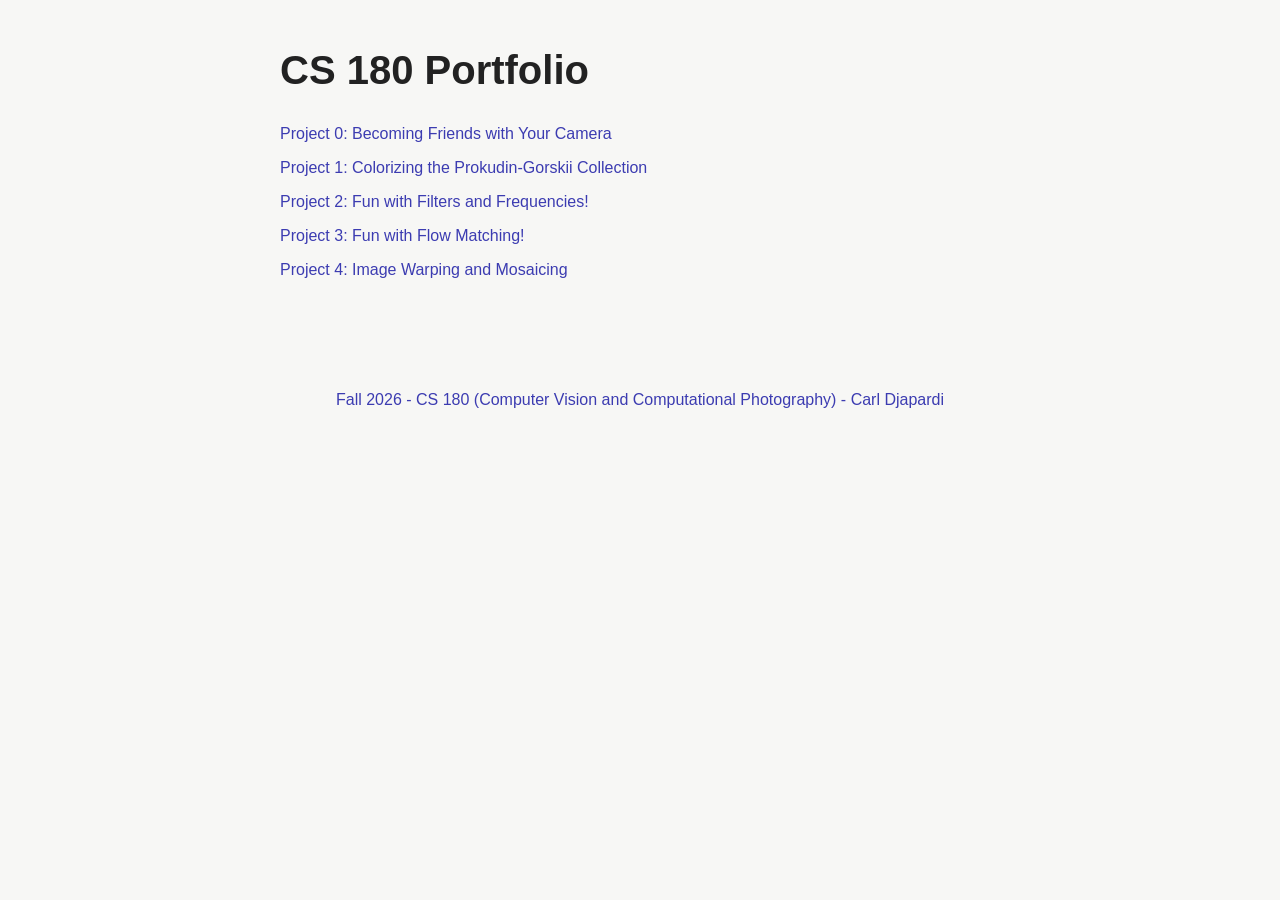
<file: index.html>
<!doctype html>
<html lang="en">
  <head>
    <meta charset="UTF-8" />
    <meta name="viewport" content="width=device-width, initial-scale=1" />
    <title>Portfolio</title>
    <style>
      body {
        margin: 0;
        font-family: Arial, Helvetica, sans-serif;
        color: #222;
        background: #f7f7f5;
      }

      main {
        width: min(720px, calc(100% - 40px));
        margin: 0 auto;
        padding: 48px 0;
      }

      h1 {
        margin: 0 0 32px;
        font-size: 2.5rem;
      }

      footer {
        margin: 48px 0 96px 0;
        text-align: center;
      }

      a {
        text-decoration: none;
        color: rgb(60, 60, 177);
      }
    </style>
  </head>
  <body>
    <main>
      <h1>CS 180 Portfolio</h1>
      <a href="proj0/proj0_index.html">Project 0: Becoming Friends with Your Camera</a>
      <p><a href="proj1/proj1_index.html">Project 1: Colorizing the Prokudin-Gorskii Collection</a></p>
      <p><a href="proj2/proj2_index.html">Project 2: Fun with Filters and Frequencies!</a></p>
      <p><a href="proj3/proj3_index.html">Project 3: Fun with Flow Matching!</a></p>
      <p><a href="proj4/proj4_index.html">Project 4: Image Warping and Mosaicing</a></p>
    </main>
    <footer>
      <a href="https://github.com/carldjapardi/cs180" target="_blank" rel="noopener noreferrer">
        Fall 2026 - CS 180 (Computer Vision and Computational Photography) - Carl Djapardi
      </a>
    </footer>
  </body>
</html>
</file>
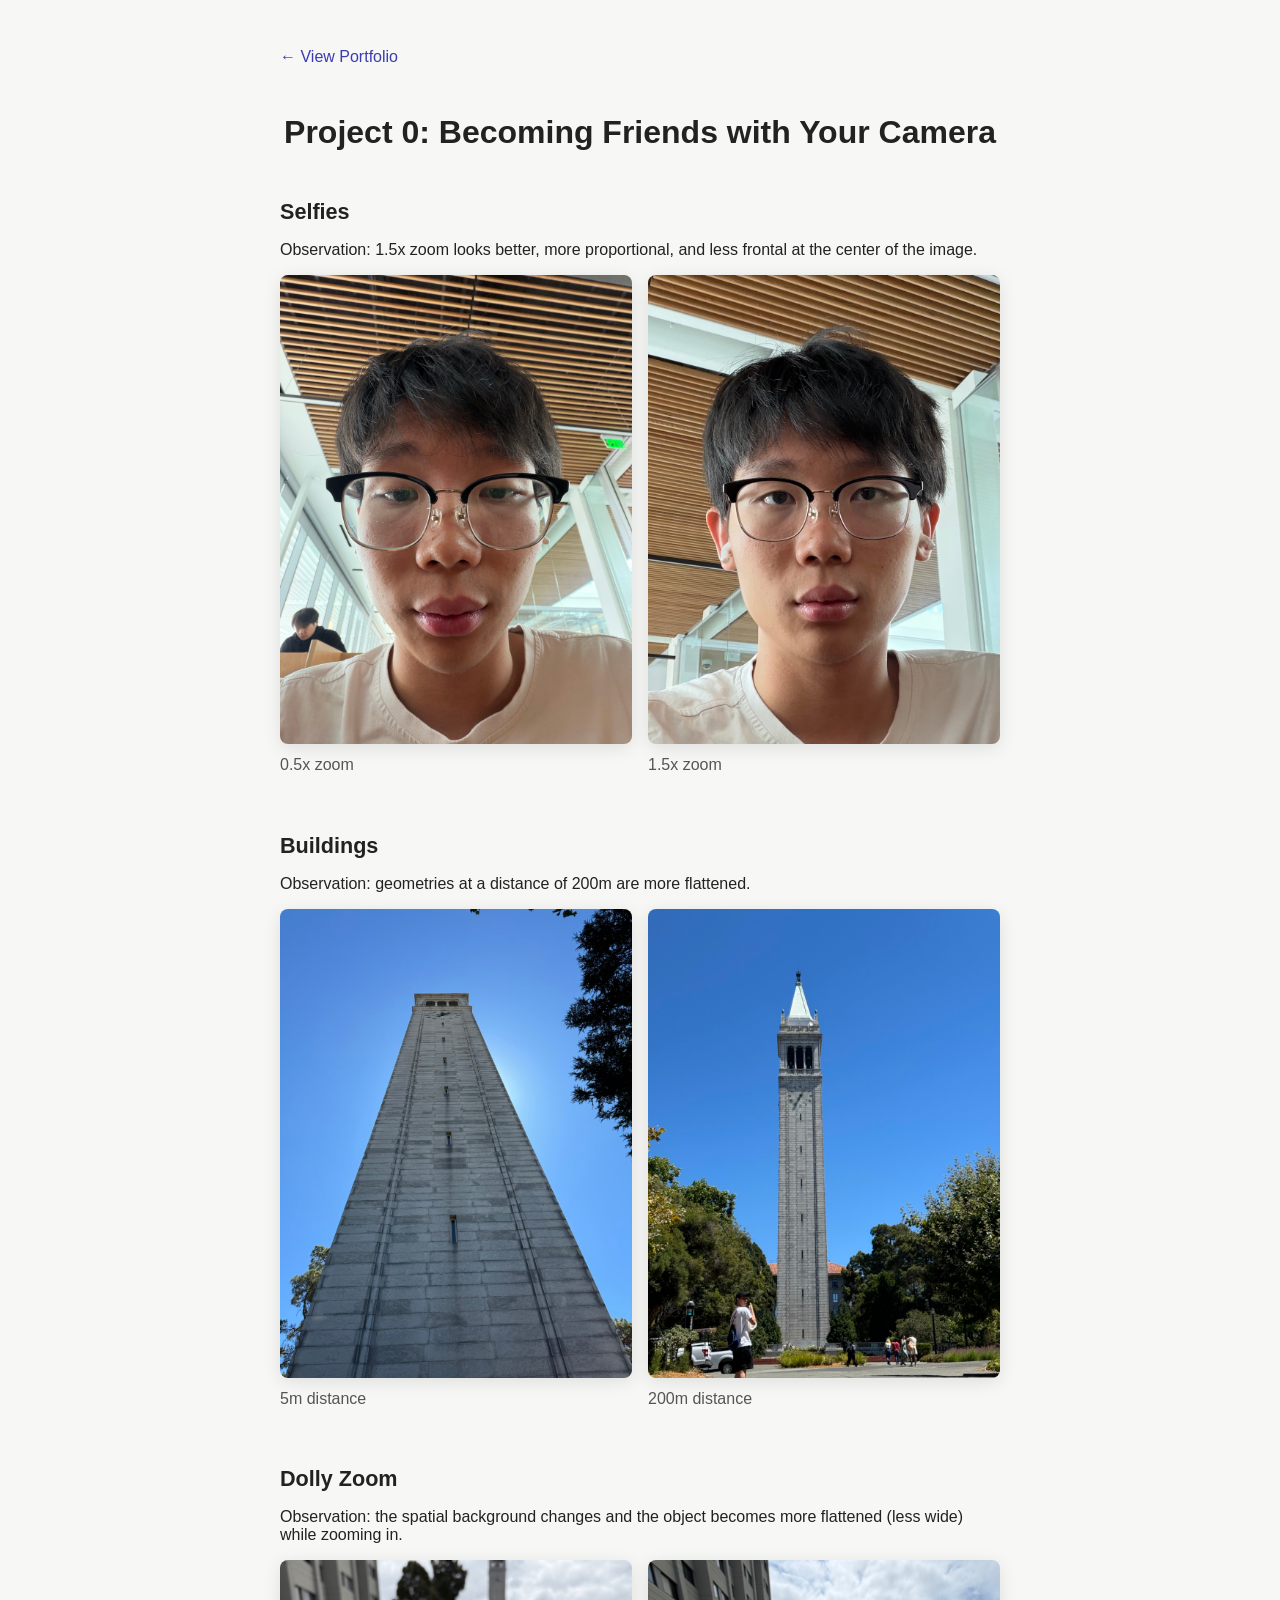
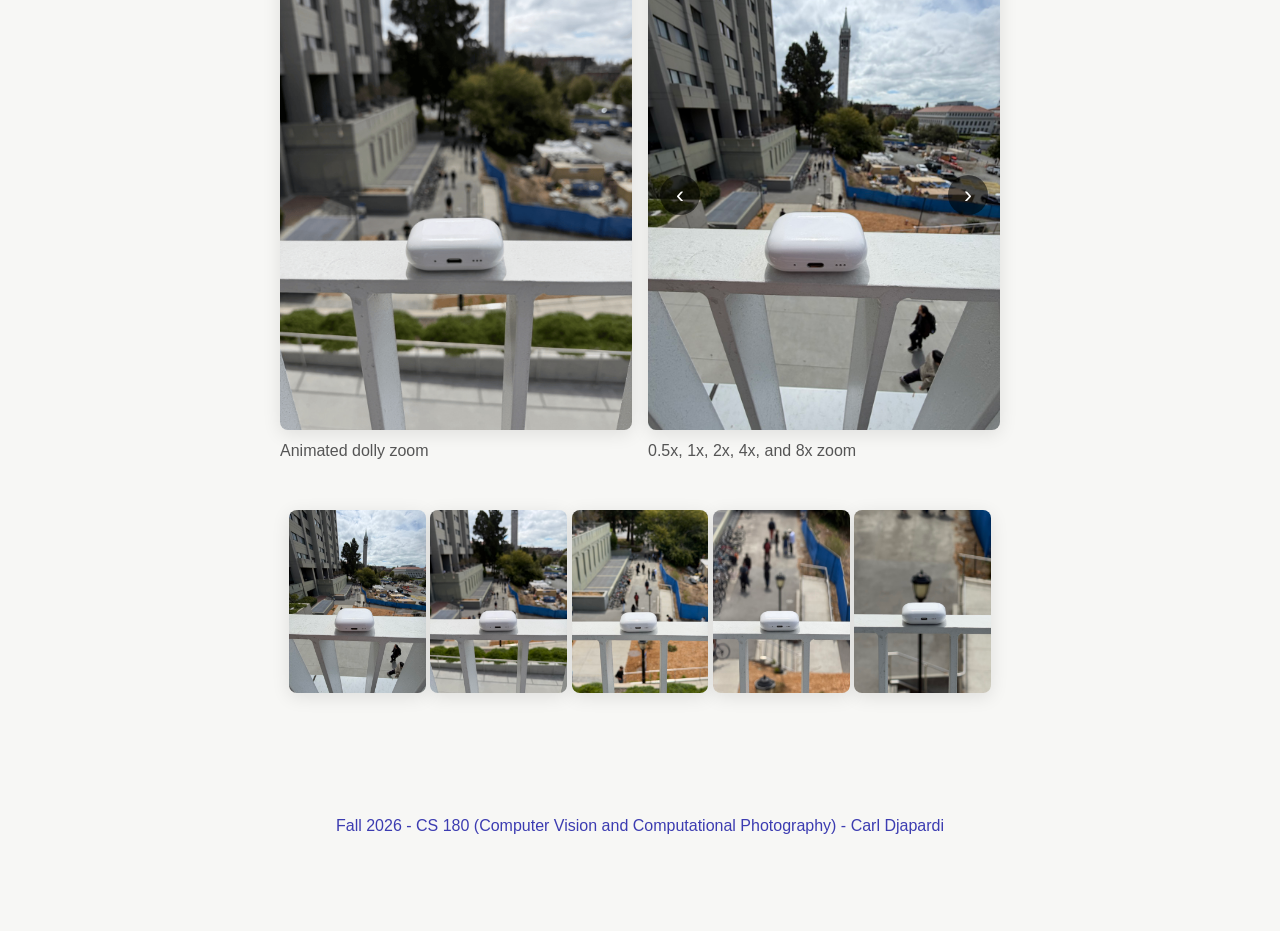
<file: proj0/index.html>
<!doctype html>
<html lang="en">
  <head>
    <meta charset="UTF-8" />
    <title>Project 0</title>
    <style>
      body {
        margin: 0;
        font-family: Arial, Helvetica, sans-serif;
        color: #222;
        background: #f7f7f5;
      }

      main {
        width: 720px;
        margin: 0 auto;
        padding: 48px 0 72px;
      }

      h1 {
        margin: 48px 0 48px 0;
        font-size: 2rem;
        text-align: center;
      }

      section + section {
        margin-top: 56px;
      }

      h2 {
        margin: 0 0 16px;
        font-size: 1.35rem;
      }

      footer {
        margin: 48px 0 96px 0;
        text-align: center;
      }

      a {
        text-decoration: none;
        color: rgb(60, 60, 177);
      }

      .gallery {
        display: grid;
        grid-template-columns: repeat(2, minmax(0, 1fr));
        gap: 16px;
      }

      figure {
        margin: 0;
      }

      img {
        display: block;
        width: 100%;
        aspect-ratio: 3 / 4;
        object-fit: cover;
        border-radius: 8px;
        box-shadow: 0 4px 18px rgb(0 0 0 / 10%);
      }

      .img_raw {
        margin-top: 48px;
        display: inline;
        width: 19%;
      }

      figcaption {
        margin-top: 10px;
        line-height: 1.4;
        color: #555;
      }

      .carousel {
        position: relative;
      }

      .slide {
        display: none;
      }

      .slide.active {
        display: block;
      }

      .carousel button {
        position: absolute;
        top: 50%;
        width: 40px;
        height: 40px;
        border: 0;
        border-radius: 50%;
        color: white;
        background: rgb(0 0 0 / 55%);
        font-size: 1.5rem;
        cursor: pointer;
        transform: translateY(-50%);
      }

      .previous {
        left: 12px;
      }

      .next {
        right: 12px;
      }
    </style>
  </head>
  <body>
    <main>
      <a href="../index.html">&larr; View Portfolio</a>
      <h1>Project 0: Becoming Friends with Your Camera</h1>

      <section>
        <h2 id="selfies-heading">Selfies</h2>
        <p>Observation: 1.5x zoom looks better, more proportional, and less frontal at the center of the image.</p>
        <div class="gallery">
          <figure>
            <img src="images/IMG_5624%20Large.jpeg" alt="Selfie 1" />
            <figcaption>0.5x zoom</figcaption>
          </figure>
          <figure>
            <img src="images/IMG_5627%20Large.jpeg" alt="Selfie 2" />
            <figcaption>1.5x zoom</figcaption>
          </figure>
        </div>
      </section>

      <section>
        <h2 id="buildings-heading">Buildings</h2>
        <p>Observation: geometries at a distance of 200m are more flattened.</p>
        <div class="gallery">
          <figure>
            <img src="images/IMG_6735%20Large.jpeg" alt="Building 1" />
            <figcaption>5m distance</figcaption>
          </figure>
          <figure>
            <img src="images/IMG_6731%20Large.jpeg" alt="Building 2" />
            <figcaption>200m distance</figcaption>
          </figure>
        </div>
      </section>

      <section>
        <h2 id="dolly-heading">Dolly Zoom</h2>
        <p>Observation: the spatial background changes and the object becomes more flattened (less wide) while zooming in.</p>
        <div class="gallery">
          <figure>
            <img src="images/dolly_zoom.gif" alt="Animated dolly zoom" />
            <figcaption>Animated dolly zoom</figcaption>
          </figure>
          <figure>
            <div class="carousel">
              <img class="slide active" src="images/IMG_5634%20Large.jpeg" alt="Dolly zoom frame 1" />
              <img class="slide" src="images/IMG_5635%20Large.jpeg" alt="Dolly zoom frame 2" />
              <img class="slide" src="images/IMG_5636%20Large.jpeg" alt="Dolly zoom frame 3" />
              <img class="slide" src="images/IMG_5637%20Large.jpeg" alt="Dolly zoom frame 4" />
              <img class="slide" src="images/IMG_5638%20Large.jpeg" alt="Dolly zoom frame 5" />
              <button class="previous" type="button">&#8249;</button>
              <button class="next" type="button">&#8250;</button>
            </div>
            <figcaption>0.5x, 1x, 2x, 4x, and 8x zoom</figcaption>
          </figure>
        </div>
        <div style="text-align: center;">
            <img class="img_raw" src="images/IMG_5634%20Large.jpeg" alt="Dolly zoom frame 1" />
            <img class="img_raw" src="images/IMG_5635%20Large.jpeg" alt="Dolly zoom frame 2" />
            <img class="img_raw" src="images/IMG_5636%20Large.jpeg" alt="Dolly zoom frame 3" />
            <img class="img_raw" src="images/IMG_5637%20Large.jpeg" alt="Dolly zoom frame 4" />
            <img class="img_raw" src="images/IMG_5638%20Large.jpeg" alt="Dolly zoom frame 5" />
        </div>
      </section>
    </main>
    <footer>
      <a href="https://github.com/carldjapardi/cs180", target="_blank">
        Fall 2026 - CS 180 (Computer Vision and Computational Photography) - Carl Djapardi
      </a>
    </footer>

    <script>
      const slides = document.querySelectorAll(".slide");
      let current = 0;

      function changeSlide(amount) {
        slides[current].classList.remove("active");
        current = (current + amount + slides.length) % slides.length;
        slides[current].classList.add("active");
      }

      document.querySelector(".previous").onclick = () => changeSlide(-1);
      document.querySelector(".next").onclick = () => changeSlide(1);
    </script>
  </body>
</html>
</file>
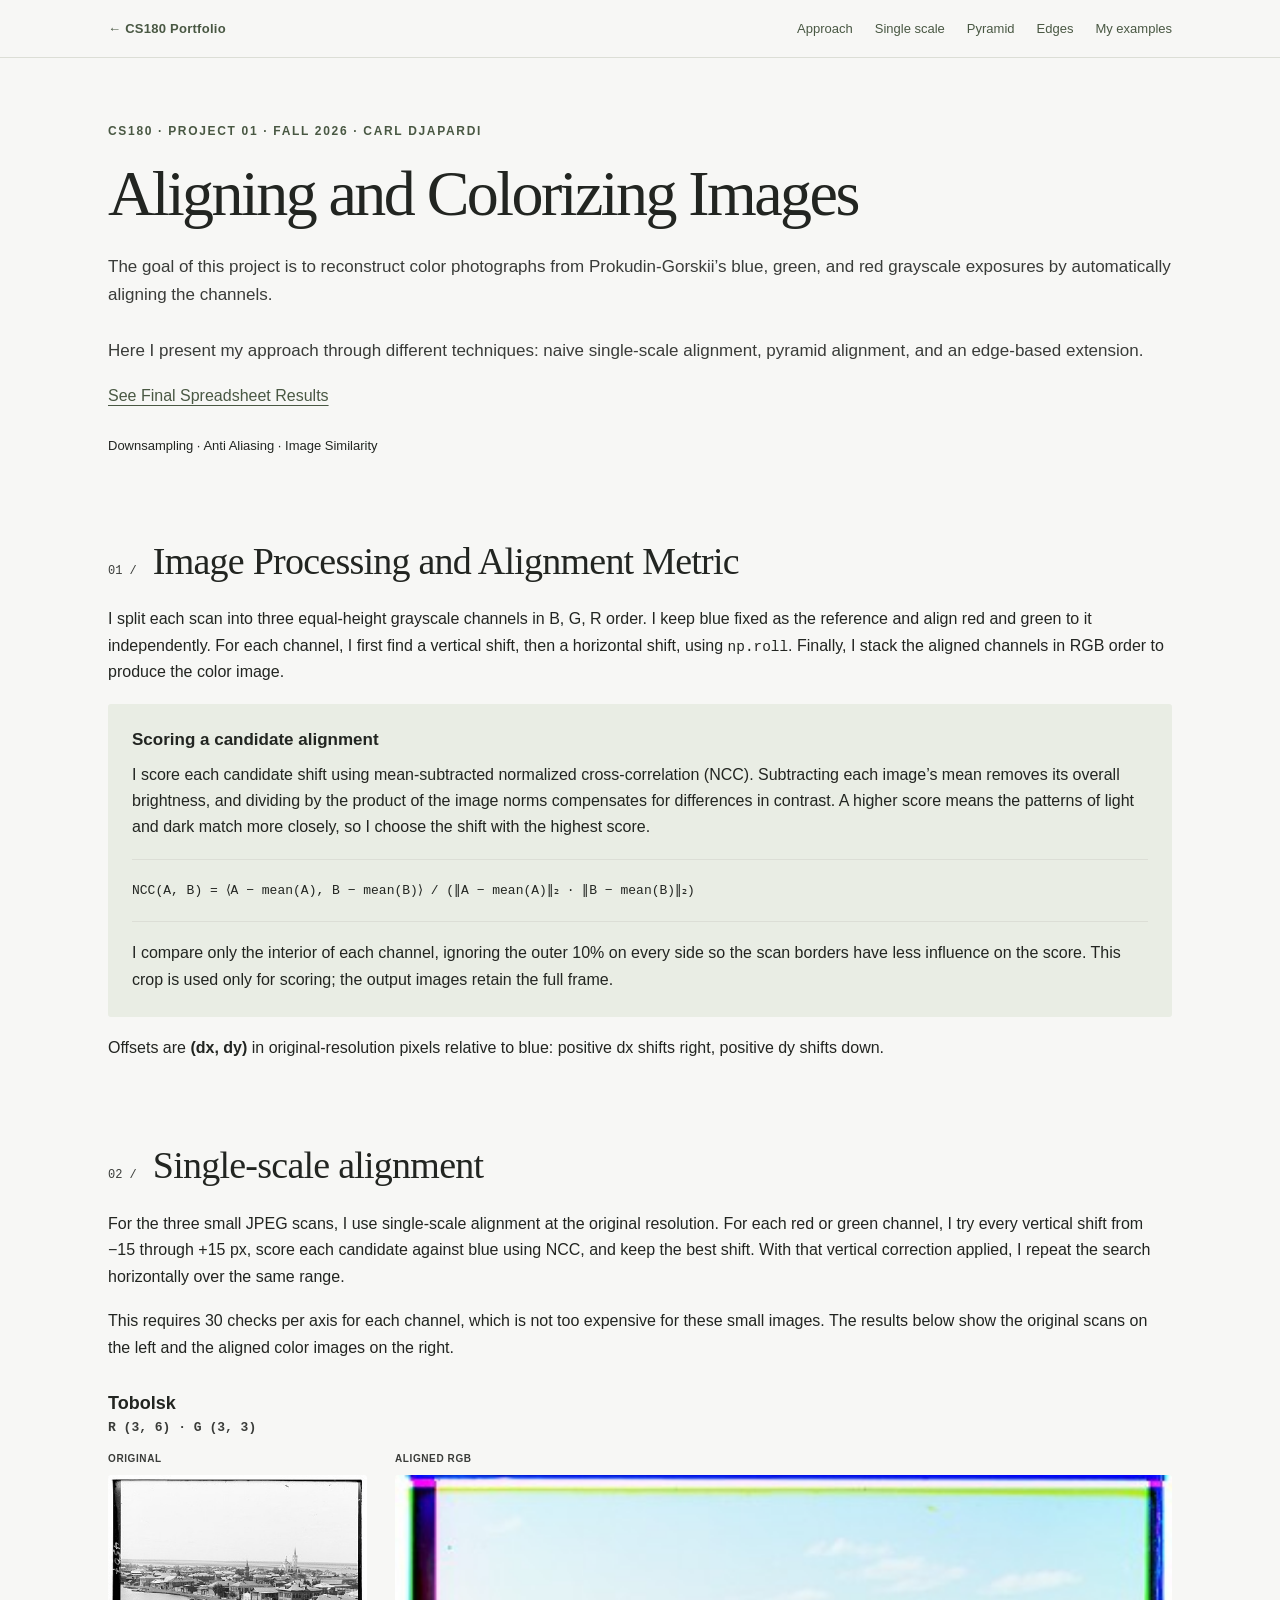
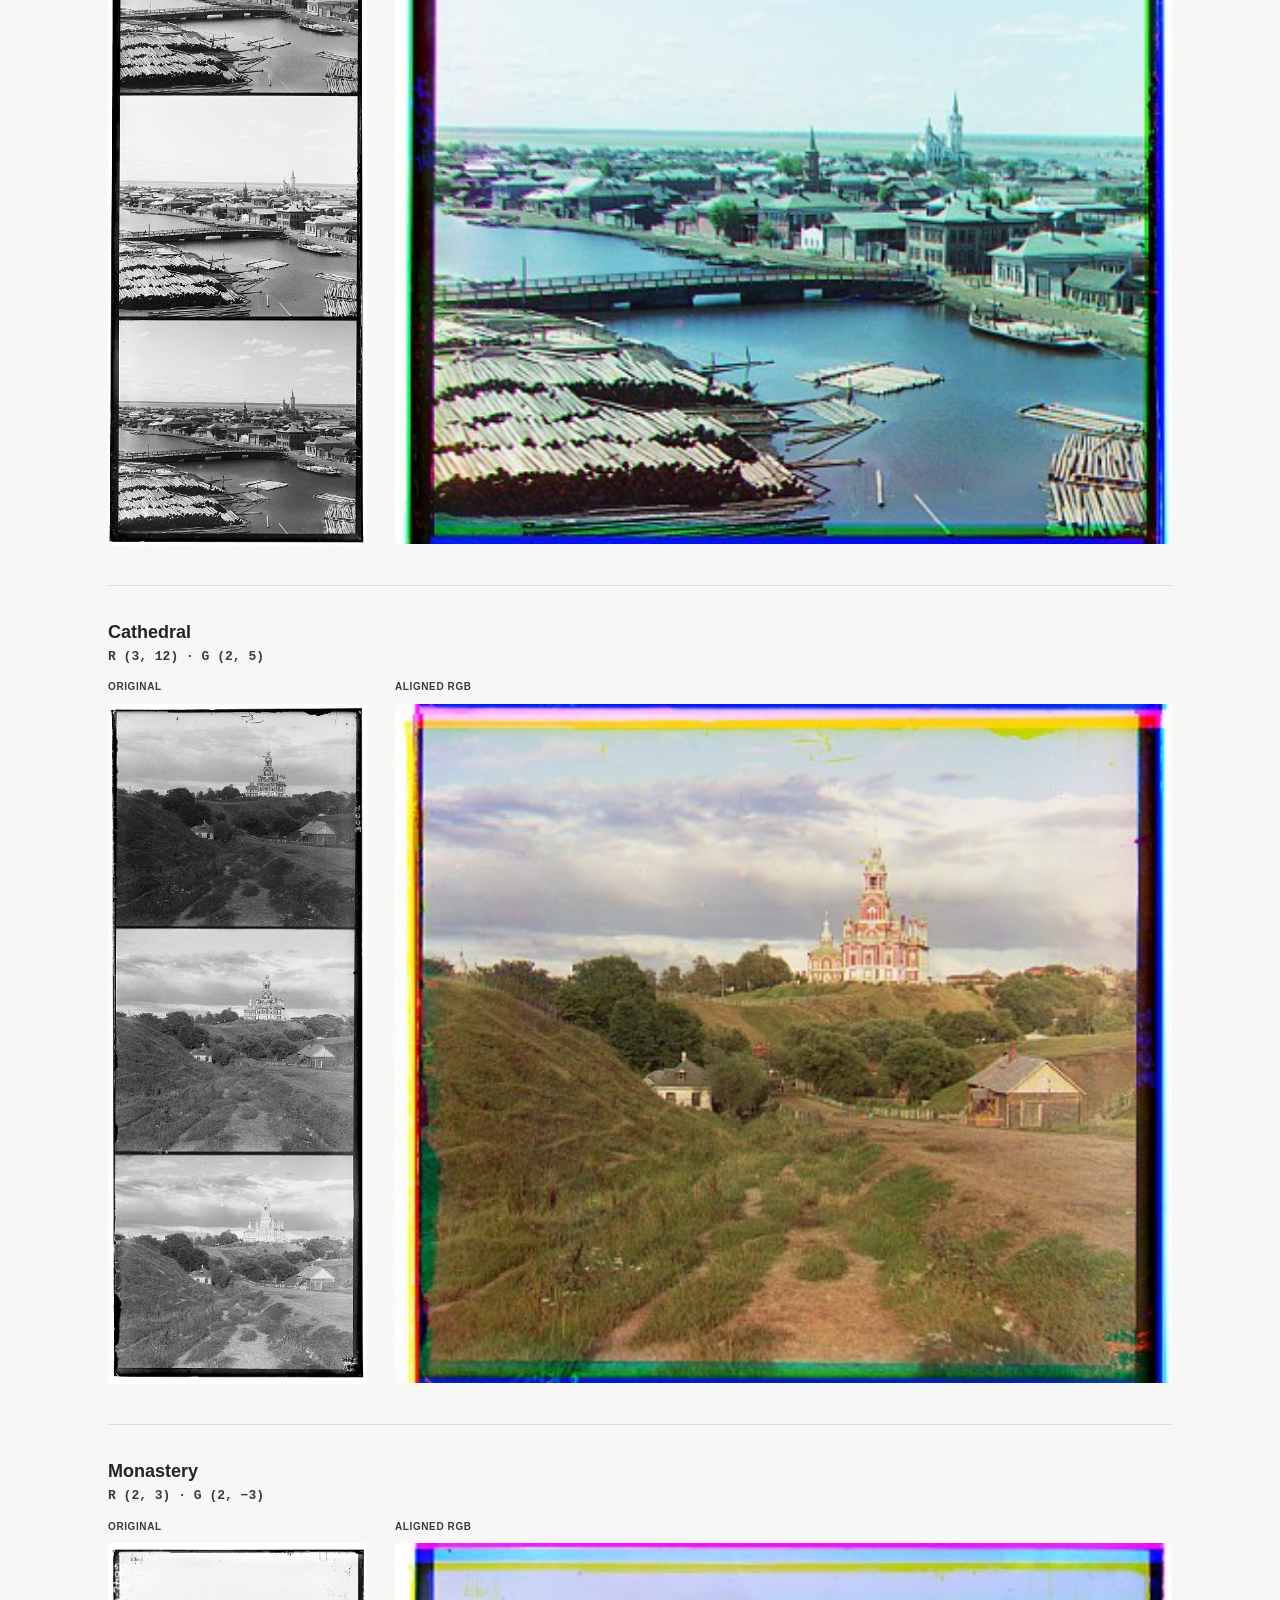
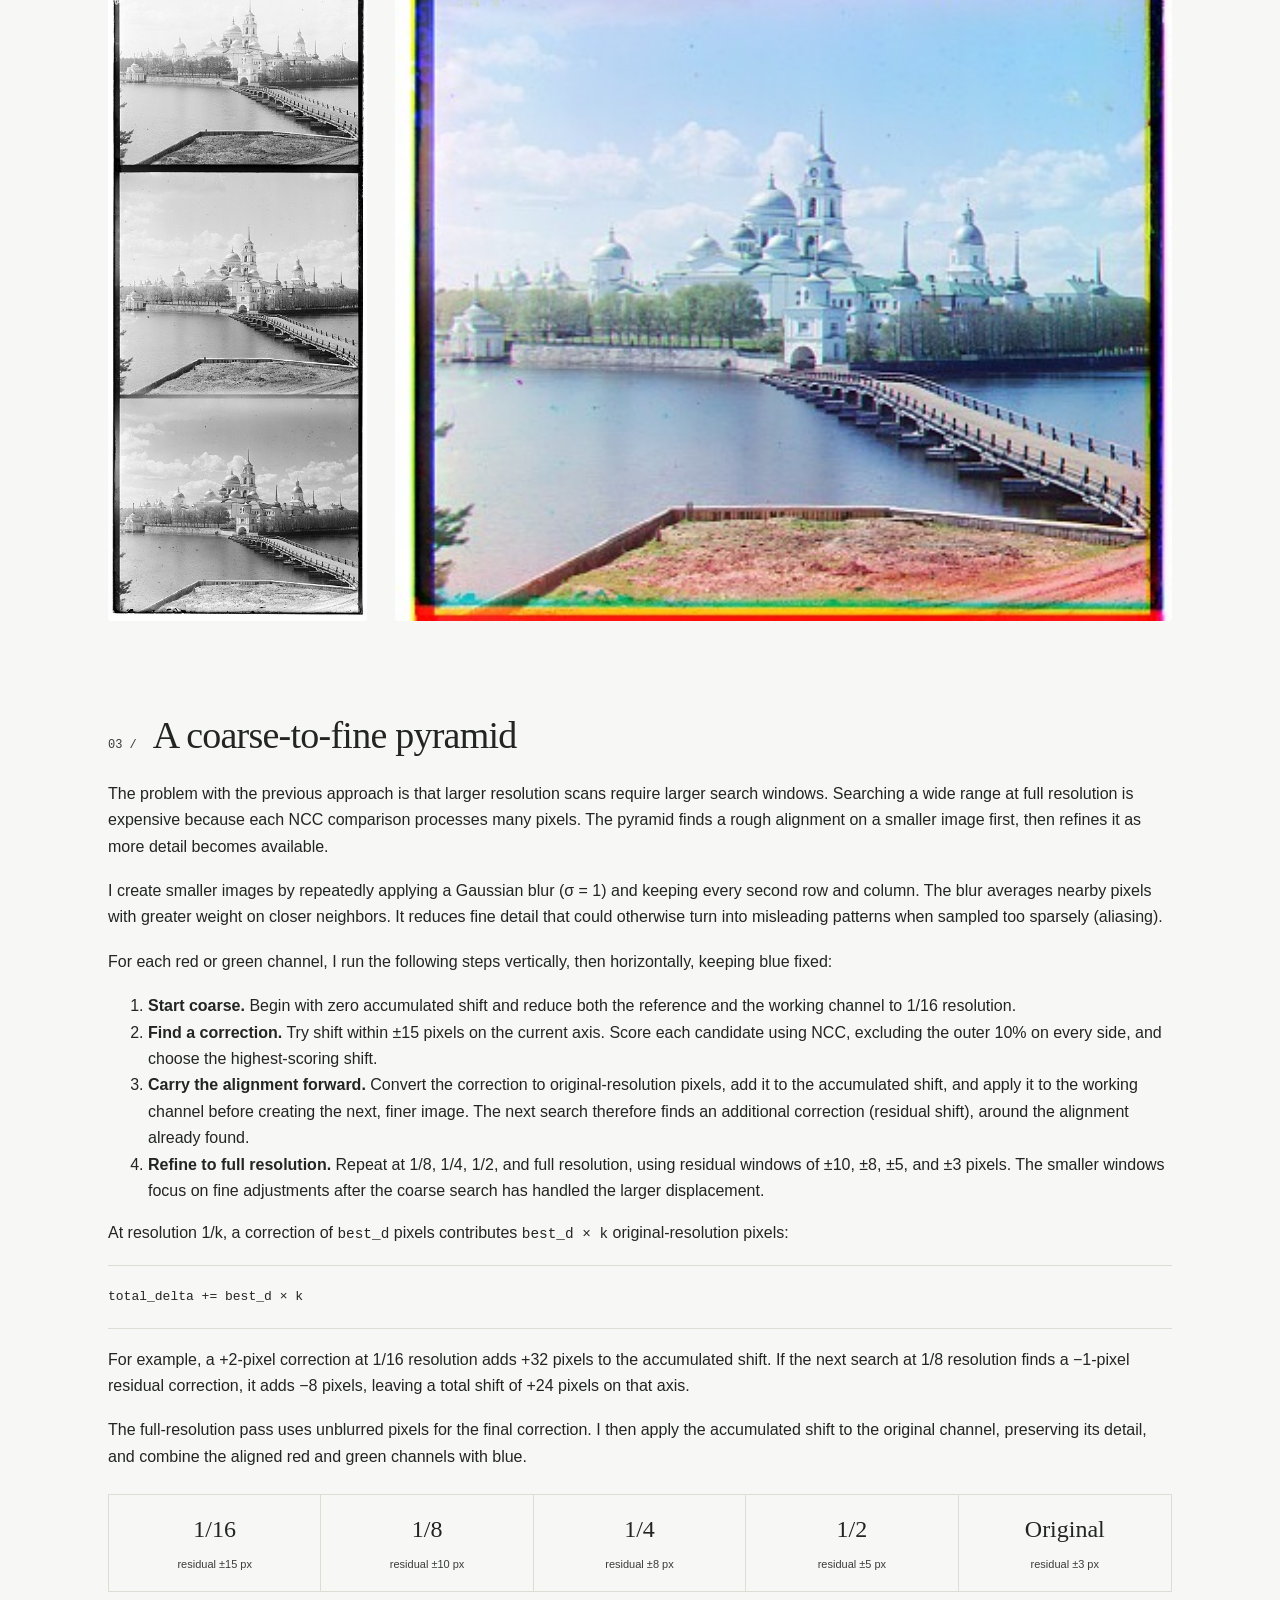
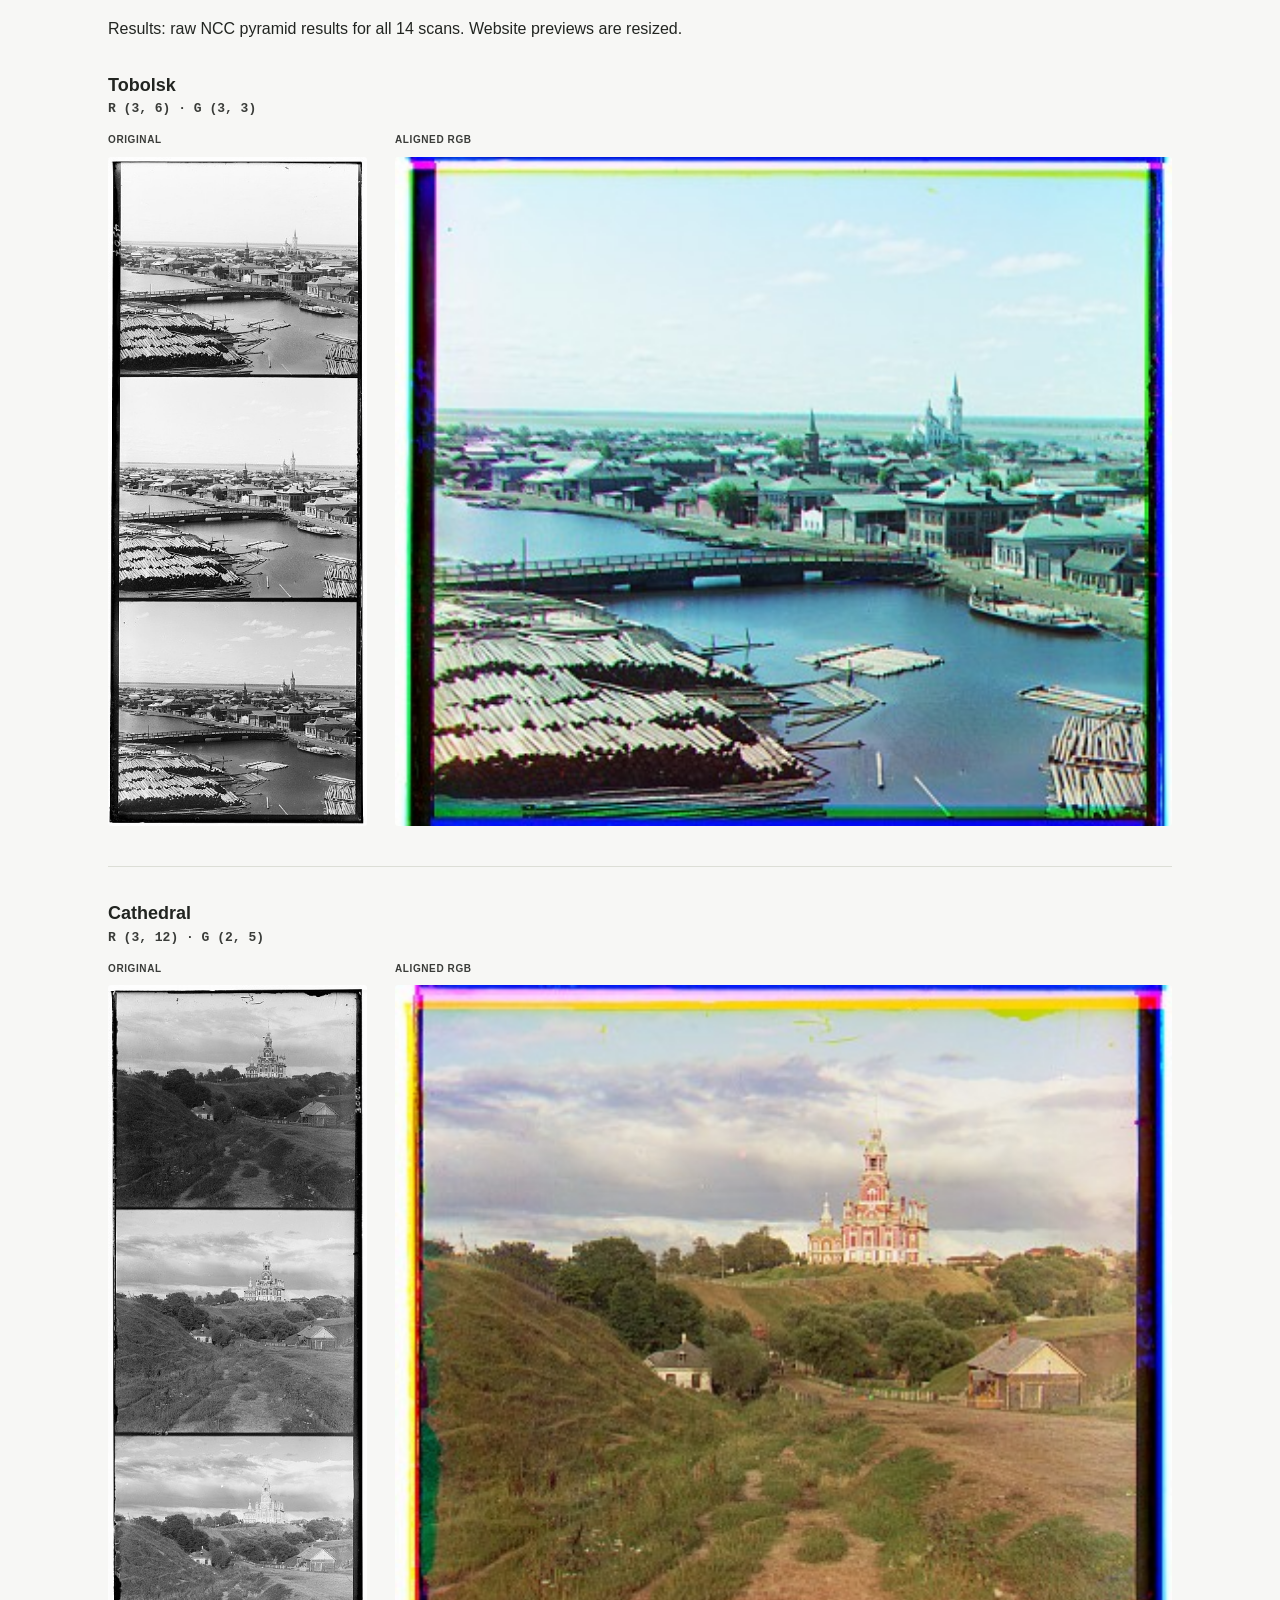
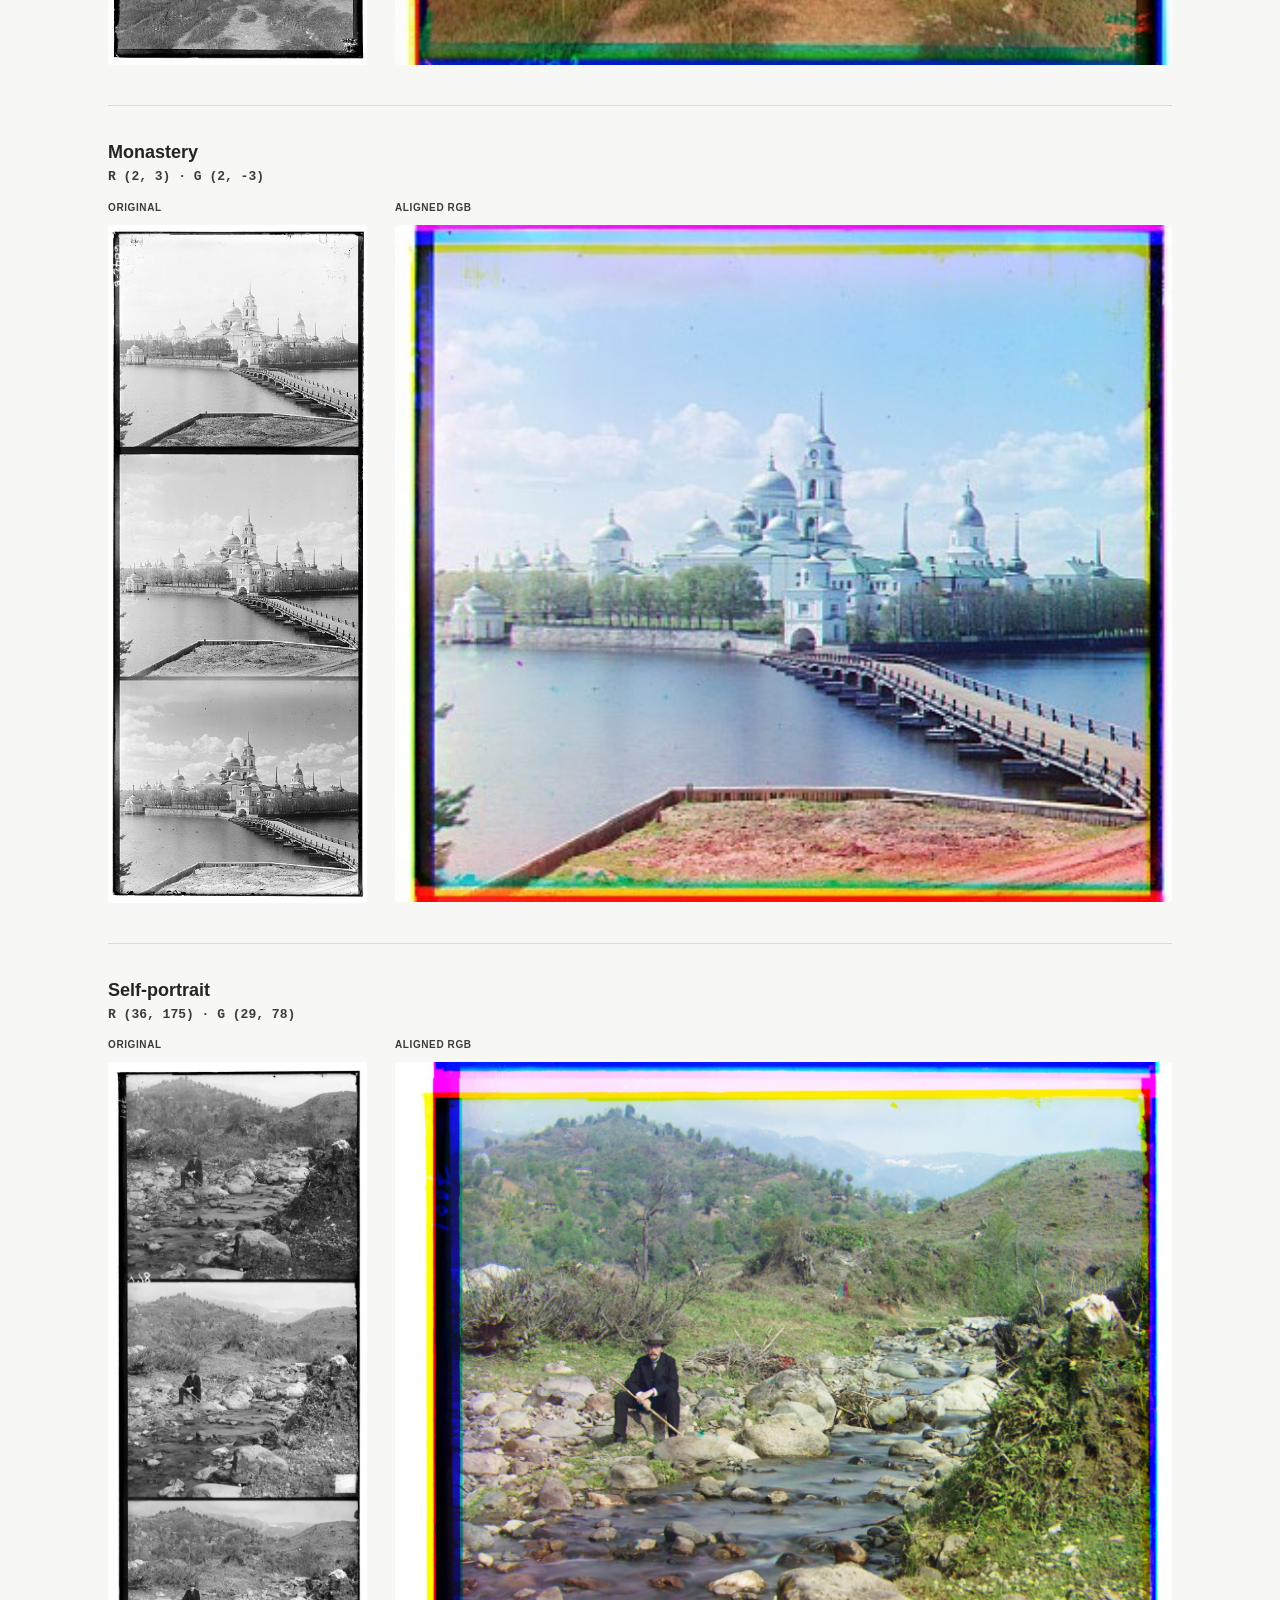
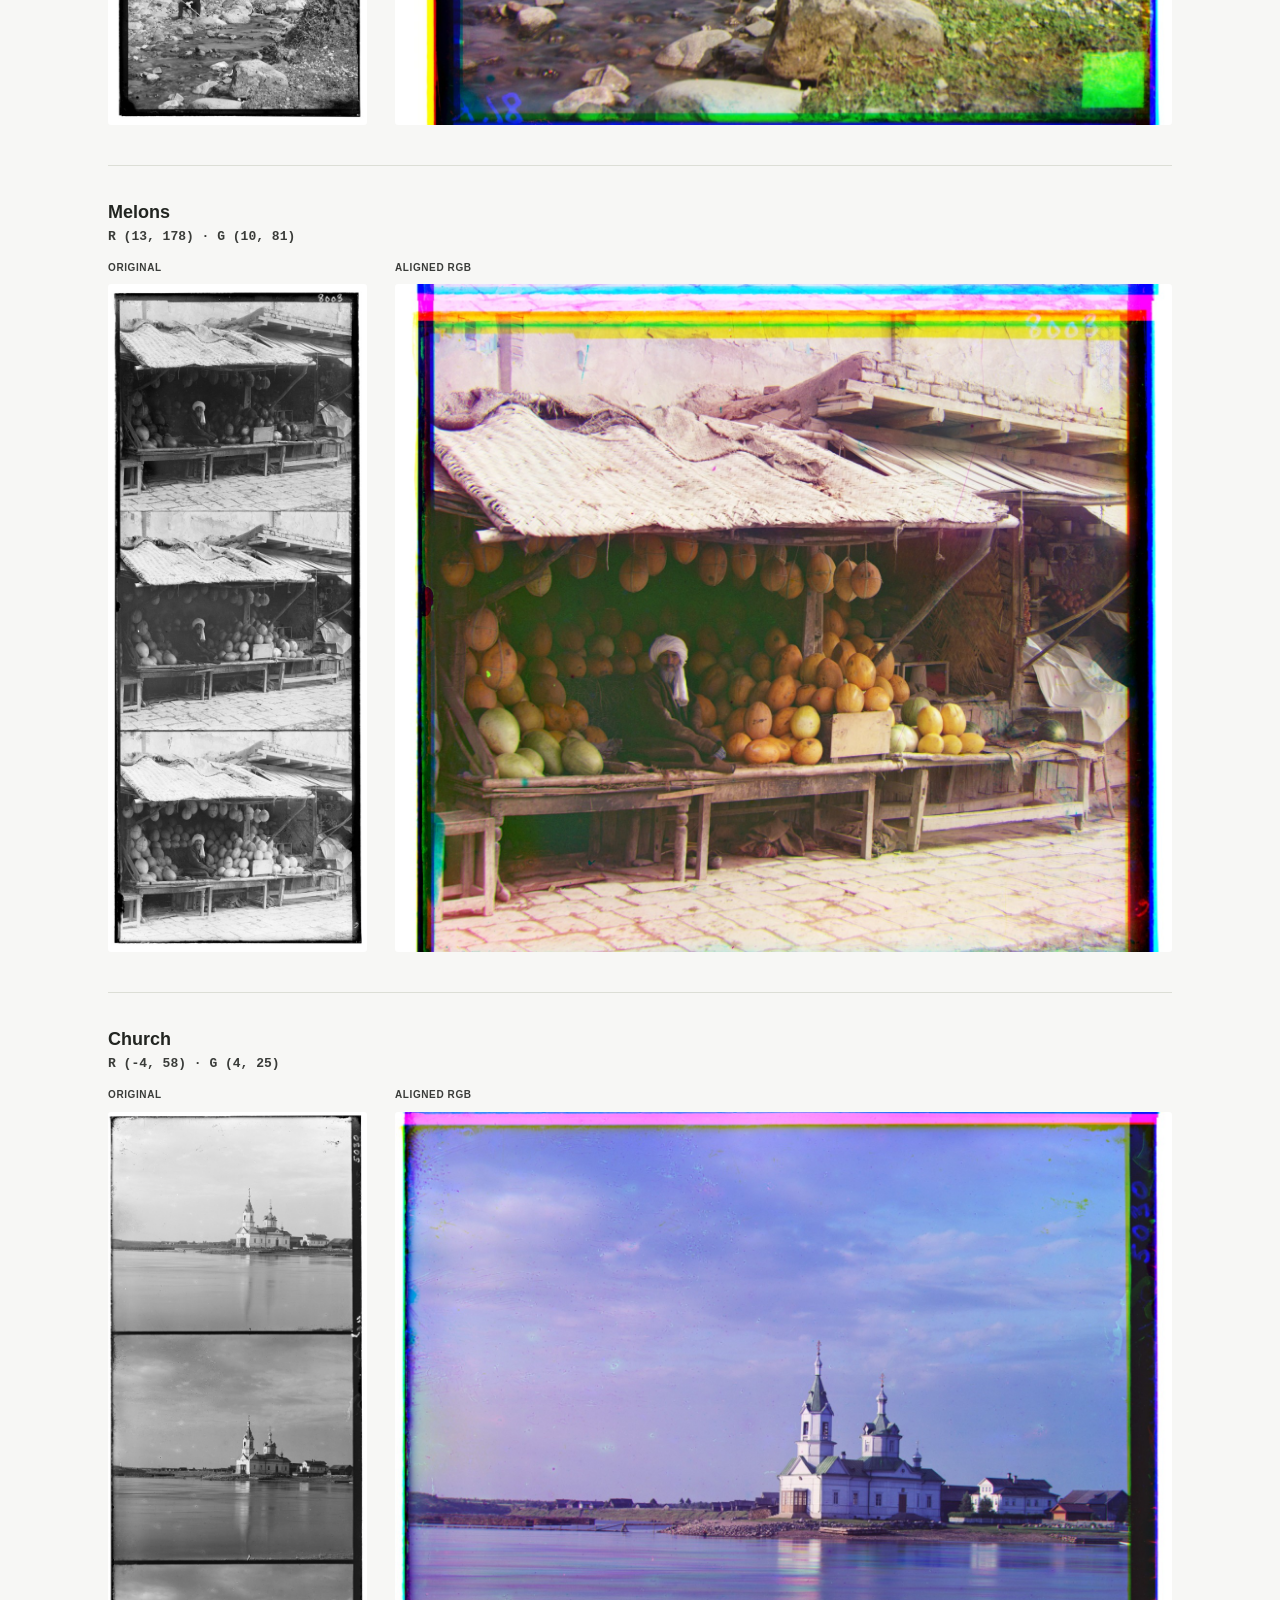
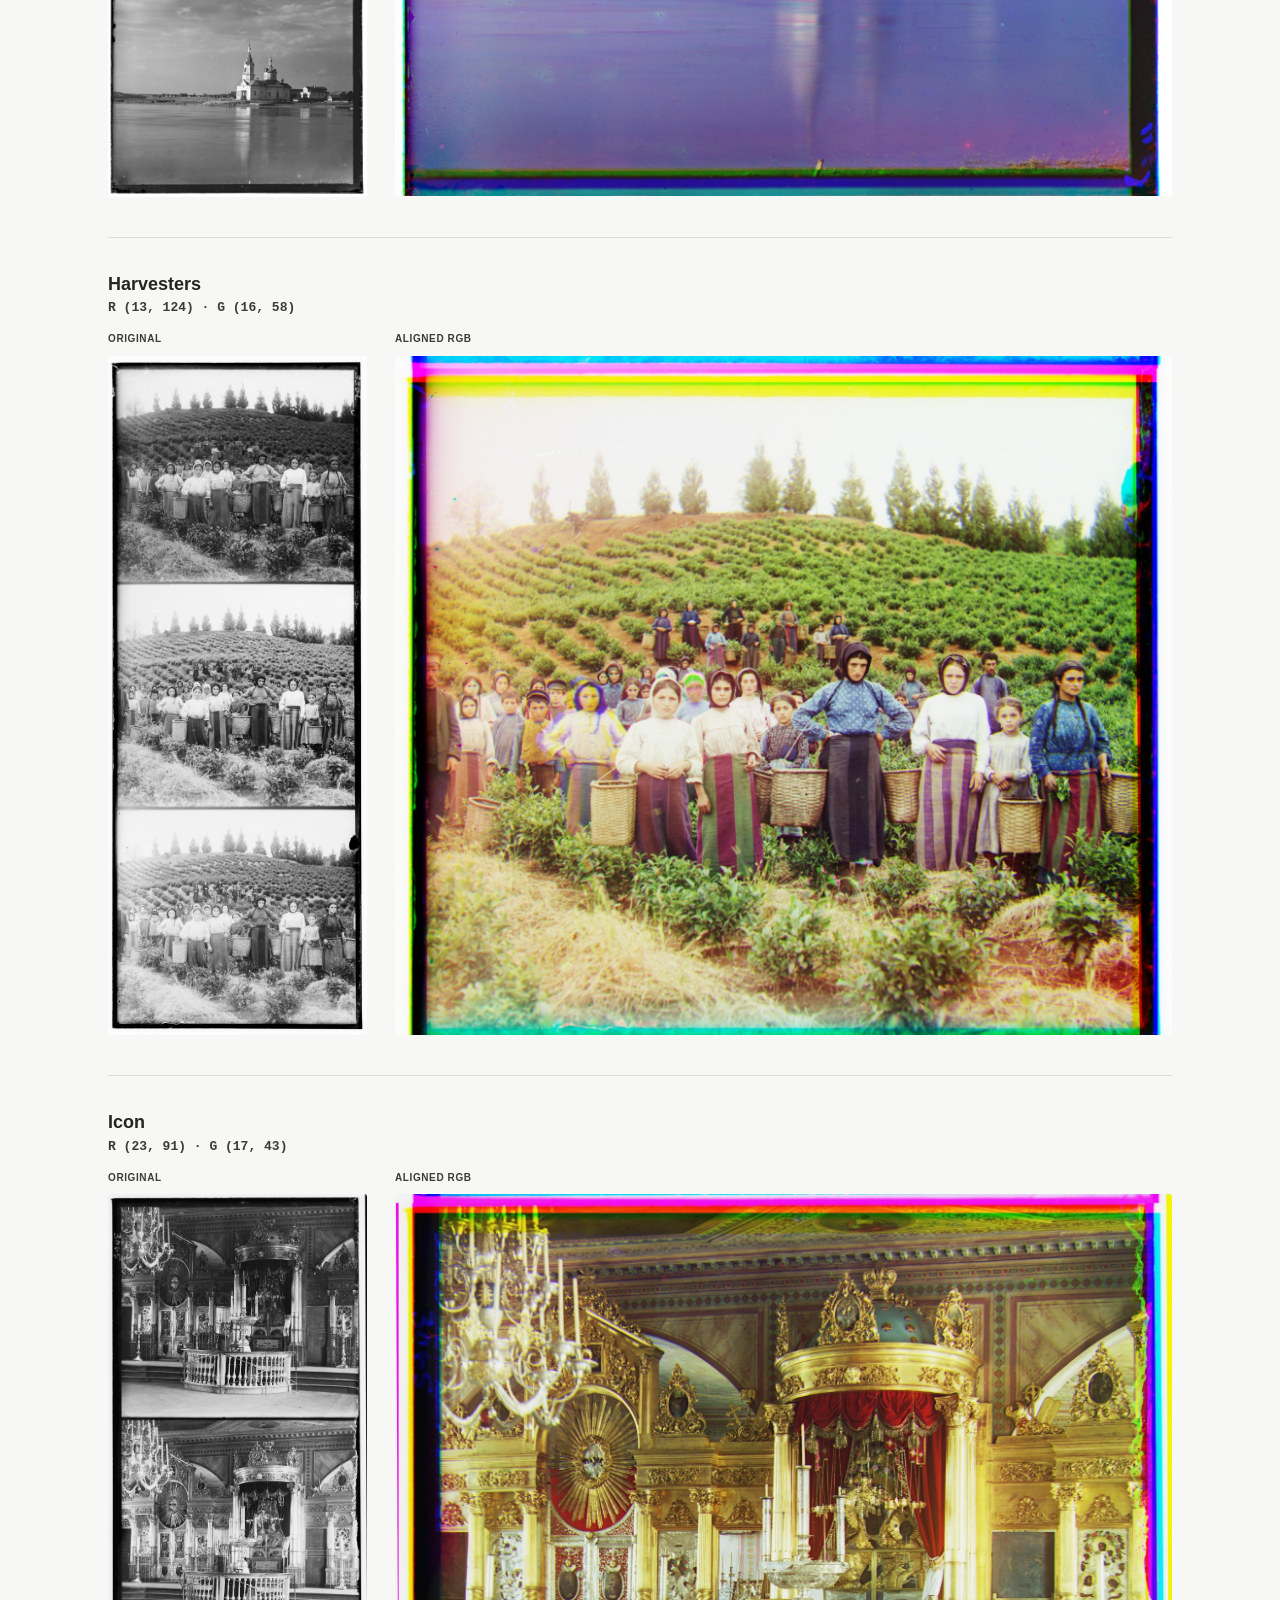
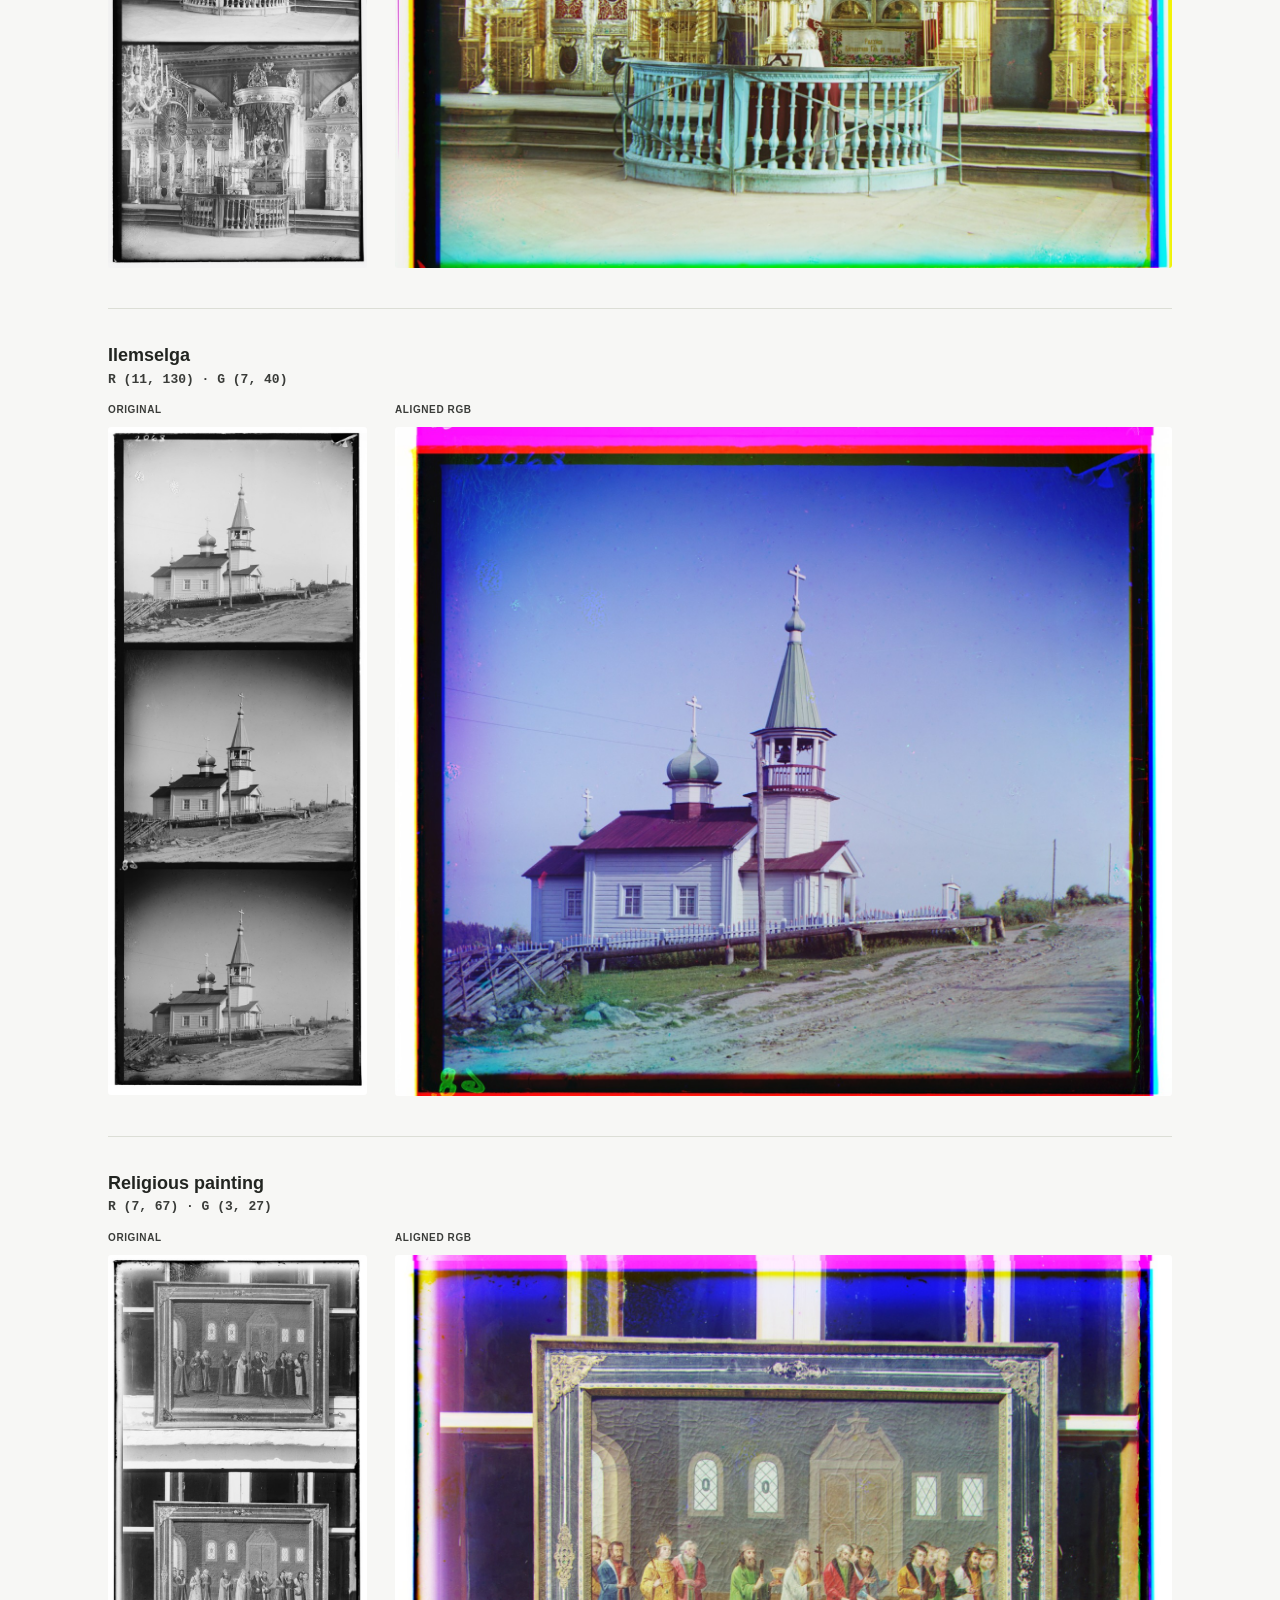
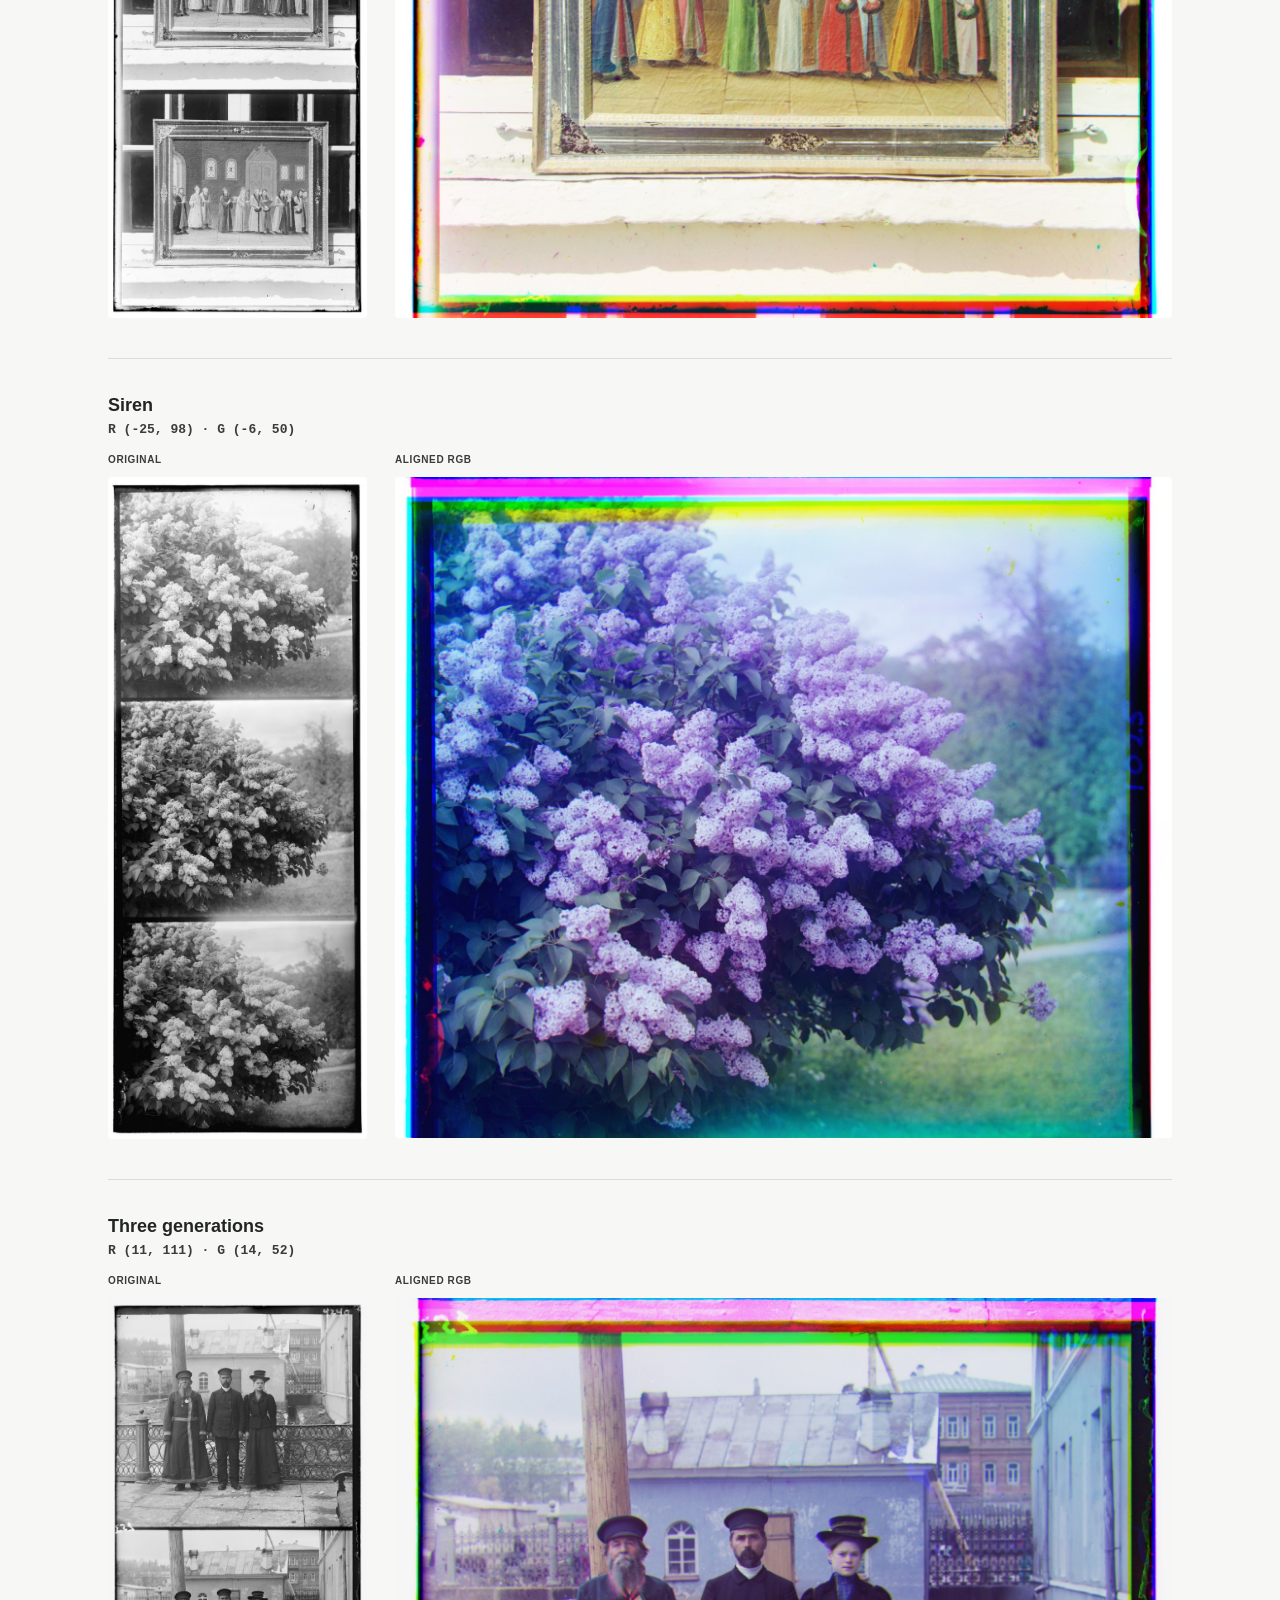
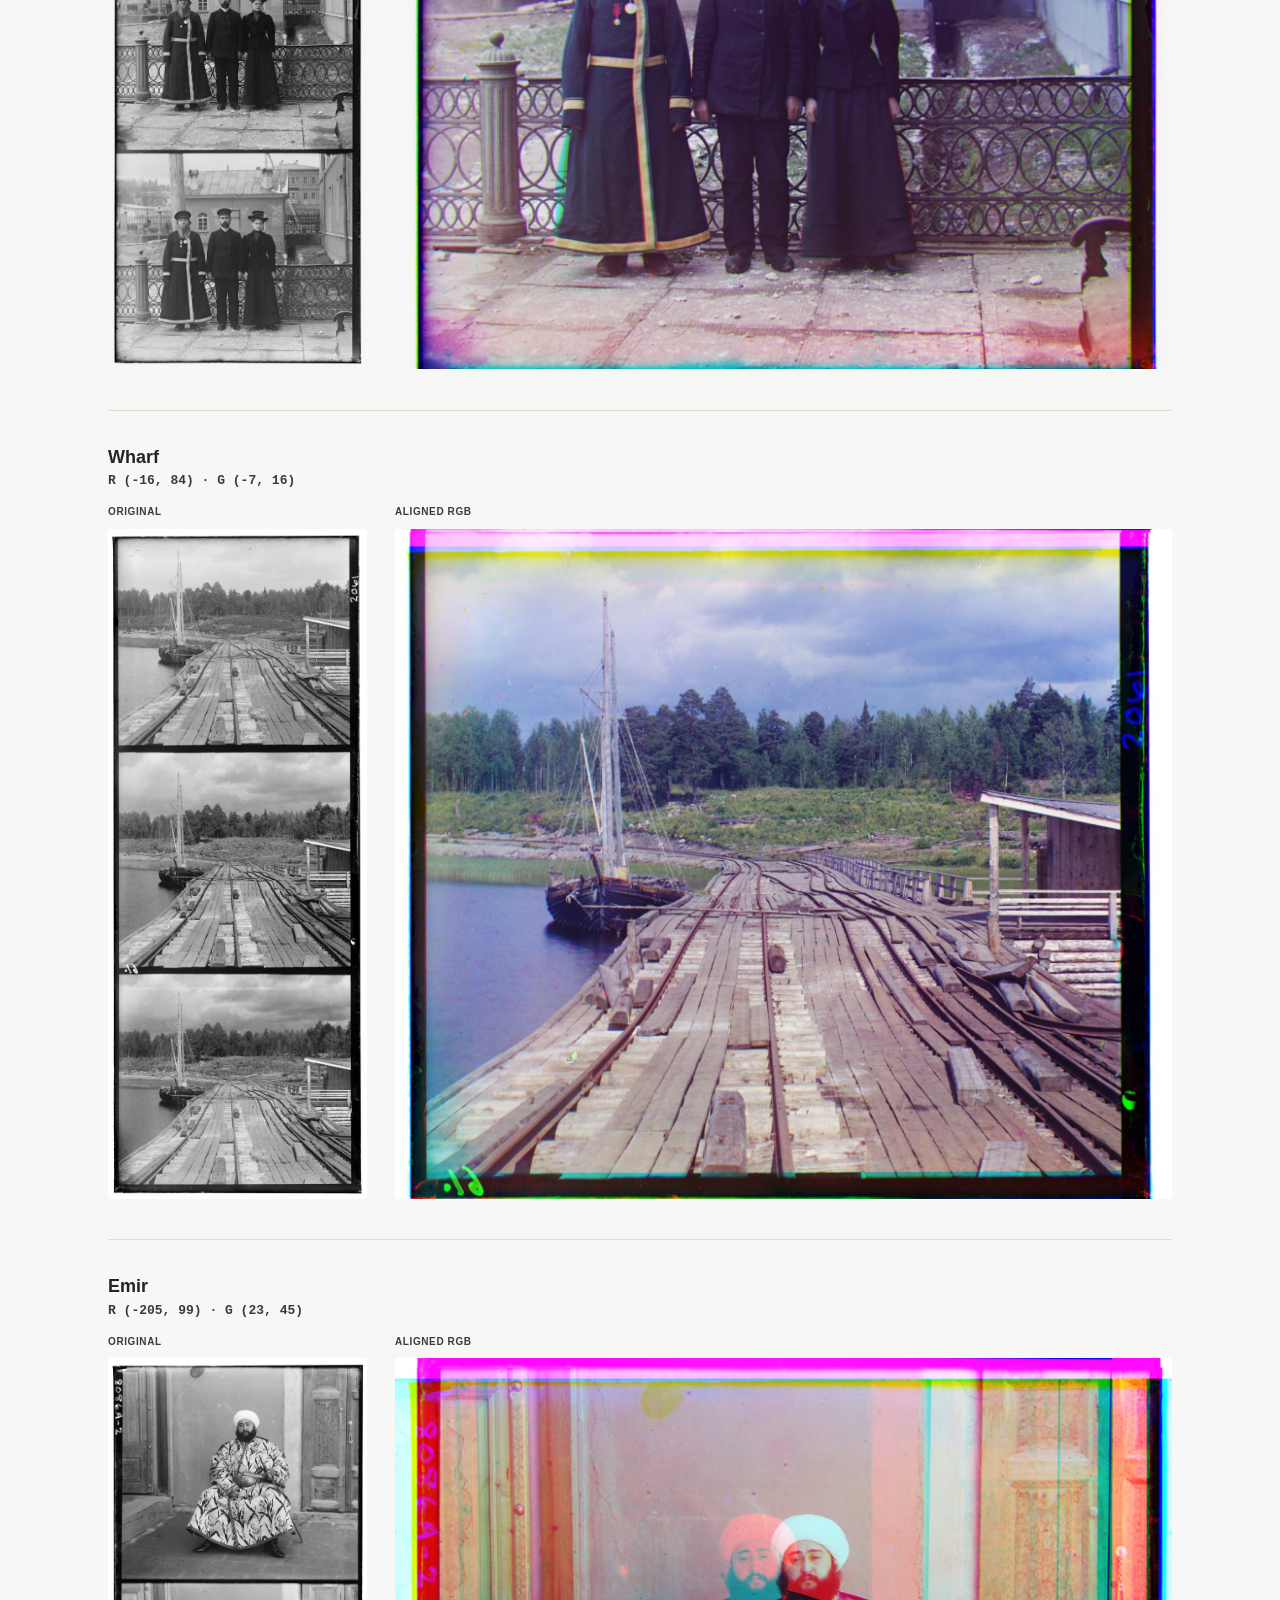
<file: proj1/proj1_index.html>
<!doctype html>
<html lang="en">
  <head>
    <meta charset="UTF-8" />
    <meta name="viewport" content="width=device-width, initial-scale=1" />
    <title>CS 180 Proj 1</title>
    <style>
      :root { color-scheme: light; --paper: #f7f7f5; --ink: #222521; --muted: #3a3c39; --line: #dcded6; --accent: #495843; --soft: #e9ede4; --serif: Georgia, "Times New Roman", serif; }
      * { box-sizing: border-box; }
      html { scroll-behavior: smooth; scroll-padding-top: 100px; }
      body { margin: 0; color: var(--ink); background: var(--paper); font-family: Arial, Helvetica, sans-serif; font-size: 16px; line-height: 1.65; }
      a { color: var(--accent); text-underline-offset: 4px; }
      a:hover { color: #222; }
      :focus-visible { outline: 3px solid #768862; outline-offset: 5px; }
      .skip-link { position: absolute; top: -80px; left: 16px; padding: 10px 16px; z-index: 20; background: white; }
      .skip-link:focus { top: 12px; }
      .site-header { position: sticky; top: 0; z-index: 10; background: var(--paper); border-bottom: 1px solid var(--line); }
      .nav { max-width: 1120px; margin: auto; padding: 18px 28px; display: flex; align-items: center; justify-content: space-between; gap: 24px; font-size: 13px; }
      .nav a { text-decoration: none; }
      .nav-brand { font-weight: 700; letter-spacing: .02em; }
      .nav-links { display: flex; flex-wrap: wrap; gap: 22px; }
      main { max-width: 1120px; margin: auto; padding: 64px 28px 0; }
      .eyebrow { margin: 0 0 18px; color: var(--accent); font-size: 12px; font-weight: 700; letter-spacing: .14em; text-transform: uppercase; }
      h1 { margin: 0 0 24px; font-family: var(--serif); font-size: clamp(42px, 5vw, 65px); font-weight: 400; line-height: 1.07; letter-spacing: -.04em; }
      h1 em { font-weight: 400; color: var(--accent); }
      .hero-description { color: var(--muted); font-size: 17px; }
      .byline { margin-top: 26px; font-size: 13px; }
      section { padding-top: 64px; }
      .section-heading { display: flex; align-items: baseline; gap: 16px; margin-bottom: 22px; }
      .section-number { color: var(--muted); font-family: monospace; font-size: 12px; }
      h2 { margin: 0; font-family: var(--serif); font-size: clamp(28px, 3vw, 38px); font-weight: 400; line-height: 1.2; letter-spacing: -.02em; }
      h3 { margin: 0 0 10px; font-size: 17px; line-height: 1.4; }
      p { margin: 0 0 18px; }
      .prose { width: 100%; }
      .method-block { background: var(--soft); margin-bottom: 18px; padding: 24px; border-radius: 3px; }
      .method-block p:last-child, .note p:last-child { margin-bottom: 0; }
      .equation { overflow-x: auto; padding: 20px 0; margin: 10px 0 18px; border-top: 1px solid var(--line); border-bottom: 1px solid var(--line); font-family: monospace; font-size: 13px; white-space: nowrap; }
      code { font-size: .9em; }
      .scale-strip { display: grid; grid-template-columns: repeat(5, 1fr); margin: 24px 0; border: 1px solid var(--line); }
      .scale-strip div { padding: 15px 10px; text-align: center; border-right: 1px solid var(--line); }
      .scale-strip div:last-child { border-right: 0; }
      .scale-strip strong { display: block; font-family: var(--serif); font-size: 24px; font-weight: 400; }
      .scale-strip small { color: var(--muted); font-size: 11px; }
      .gallery { display: grid; grid-template-columns: minmax(0, 1fr); gap: 40px; margin: 28px 0; }
      .gallery > figure + figure { padding-top: 32px; border-top: 1px solid var(--line); }
      figure { margin: 0; }
      .alignment-pair { display: grid; grid-template-columns: minmax(0, 1fr) minmax(0, 3fr); gap: 28px; align-items: start; }
      .pair-label { display: block; margin-bottom: 8px; color: var(--muted); font-size: 10px; font-weight: 700; letter-spacing: .06em; text-transform: uppercase; }
      .photo-link { display: block; background: #e9e9e4; border-radius: 3px; overflow: hidden; }
      .photo-link img { display: block; width: 100%; height: auto; transition: opacity .15s; }
      .photo-link:hover img { opacity: .92; }
      .gallery figcaption { margin-bottom: 12px; font-size: 13px; line-height: 1.6; }
      .caption-title { display: block; font-size: 18px; font-weight: 700; color: var(--ink); }
      .offsets { display: block; color: var(--muted); font-family: monospace; font-size: 13px; font-weight: 700; }
      .note { margin: 24px 0; padding: 18px 22px; border-left: 3px solid #859572; background: #eef0e9; font-size: 14px; }
      .controls { display: flex; align-items: center; justify-content: space-between; flex-wrap: wrap; gap: 16px; margin: 28px 0 18px; font-size: 13px; }
      select { background: white; color: var(--ink); border: 1px solid #bfc5b8; border-radius: 3px; padding: 9px 12px; font: inherit; }
      .table-wrap { overflow-x: auto; margin-bottom: 18px; border: 1px solid var(--line); border-radius: 3px; }
      table { width: 100%; border-collapse: collapse; font-size: 13px; white-space: nowrap; }
      caption { padding: 15px 18px; text-align: left; color: var(--muted); font-size: 12px; background: #eeeee9; }
      th, td { padding: 12px 16px; text-align: left; border-top: 1px solid var(--line); }
      th { background: #f0f1eb; font-size: 11px; letter-spacing: .03em; }
      td:not(:first-child) { font-family: monospace; font-size: 12px; }
      #offset-table .table-offset { font-weight: 500; }
      tbody tr:hover { background: #eef0e9; }
      .comparison { display: grid; grid-template-columns: repeat(2, minmax(0, 1fr)); gap: 20px; margin: 24px 0; }
      .comparison figcaption { margin-bottom: 12px; font-size: 13px; }
      .edge-gallery { display: grid; grid-template-columns: repeat(3, minmax(0, 1fr)); gap: 28px 20px; margin: 24px 0; }
      .edge-gallery figcaption { margin-bottom: 8px; }
      .references { margin-top: 36px; font-size: 13px; color: var(--muted); }
      .references ul { margin: 10px 0; padding-left: 20px; }
      footer { max-width: 1064px; margin: 64px auto 0; padding: 24px 0 42px; border-top: 1px solid var(--line); display: flex; justify-content: space-between; gap: 20px; color: var(--muted); font-size: 12px; }
      [hidden] { display: none !important; }
      @media (max-width: 800px) { .nav-links { gap: 14px; } footer { margin-right: 28px; margin-left: 28px; } }
      @media (max-width: 600px) { main { padding: 36px 20px 0; } .nav { padding: 14px 20px; align-items: flex-start; } .nav-links { gap: 7px 14px; justify-content: flex-end; max-width: 230px; font-size: 11px; } .edge-gallery { grid-template-columns: repeat(2, minmax(0, 1fr)); } section { padding-top: 44px; } .gallery { gap: 28px; } .alignment-pair, .comparison { gap: 10px; } .offsets { font-size: 10px; } .scale-strip strong { font-size: 19px; } .scale-strip div { padding: 12px 4px; } .scale-strip small { font-size: 9px; } footer { margin-left: 20px; margin-right: 20px; flex-direction: column; gap: 8px; } }
      @media (prefers-reduced-motion: reduce) { html { scroll-behavior: auto; } .photo-link img { transition: none; } }
      @media print { .site-header, .controls, .skip-link { display: none; } main { padding-top: 0; } section { padding-top: 28px; } figure, .method-block { break-inside: avoid; } body { background: white; } }
    </style>
  </head>
  <body>
    <header class="site-header">
      <nav class="nav" aria-label="Project navigation">
        <a class="nav-brand" href="../index.html">← CS180 Portfolio</a>
        <div class="nav-links">
          <a href="#approach">Approach</a><a href="#single-scale">Single scale</a><a href="#pyramid">Pyramid</a><a href="#edges">Edges</a><a href="#additional">My examples</a>
        </div>
      </nav>
    </header>
    <main id="main">
      <div>
          <p class="eyebrow">CS180 · Project 01 · Fall 2026 · Carl Djapardi</p>
          <h1>Aligning and Colorizing Images</h1>
          <p class="hero-description">
            The goal of this project is to reconstruct color photographs from Prokudin-Gorskii’s blue, green, and red grayscale exposures by automatically aligning the channels. 
            <br><br> 
            Here I present my approach through different techniques: naive single-scale alignment, pyramid alignment, and an edge-based extension.
          </p>
          <a href="#appendix"> See Final Spreadsheet Results </a>
          <p class="byline"> Downsampling · Anti Aliasing · Image Similarity </p>
      </div>

      <section id="approach">
        <div class="section-heading"><span class="section-number">01 /</span><h2>Image Processing and Alignment Metric</h2></div>
        <div class="prose">
          <p>I split each scan into three equal-height grayscale channels in B, G, R order. I keep blue fixed as the reference and align red and green to it independently. For each channel, I first find a vertical shift, then a horizontal shift, using <code>np.roll</code>. Finally, I stack the aligned channels in RGB order to produce the color image.</p>
          <div class="method-block">
            <h3>Scoring a candidate alignment</h3>
            <p>I score each candidate shift using mean-subtracted normalized cross-correlation (NCC). Subtracting each image’s mean removes its overall brightness, and dividing by the product of the image norms compensates for differences in contrast. A higher score means the patterns of light and dark match more closely, so I choose the shift with the highest score.</p>
            <div class="equation" aria-label="NCC equals the dot product of mean-subtracted images divided by the product of their Euclidean norms">NCC(A, B) = ⟨A − mean(A), B − mean(B)⟩ / (‖A − mean(A)‖₂ · ‖B − mean(B)‖₂)</div>
            <p>I compare only the interior of each channel, ignoring the outer 10% on every side so the scan borders have less influence on the score. This crop is used only for scoring; the output images retain the full frame.</p>
          </div>
        </div>
        <p class="prose">Offsets are <strong>(dx, dy)</strong> in original-resolution pixels relative to blue: positive dx shifts right, positive dy shifts down.</p>
      </section>

      <section id="single-scale">
        <div class="section-heading"><span class="section-number">02 /</span><h2>Single-scale alignment</h2></div>
        <p class="prose">For the three small JPEG scans, I use single-scale alignment at the original resolution. For each red or green channel, I try every vertical shift from −15 through +15 px, score each candidate against blue using NCC, and keep the best shift. With that vertical correction applied, I repeat the search horizontally over the same range.</p>
        <p class="prose">This requires 30 checks per axis for each channel, which is not too expensive for these small images. The results below show the original scans on the left and the aligned color images on the right.</p>
        <div class="gallery">
          <figure>
            <figcaption><span class="caption-title">Tobolsk</span><span class="offsets">R (3, 6) · G (3, 3)</span></figcaption>
            <div class="alignment-pair">
              <div class="original-column"><span class="pair-label">Original</span><a class="photo-link" href="assets/tobolsk-original.jpg"><img src="assets/tobolsk-original.jpg" alt="Original Tobolsk scan with three stacked grayscale exposures" width="396" height="1024" loading="lazy" /></a></div>
              <div><span class="pair-label">Aligned RGB</span><a class="photo-link" href="assets/tobolsk-single.jpg"><img src="assets/tobolsk-single.jpg" alt="Tobolsk after single-scale raw NCC alignment" width="396" height="341" loading="lazy" /></a></div>
            </div>
          </figure>
          <figure>
            <figcaption><span class="caption-title">Cathedral</span><span class="offsets">R (3, 12) · G (2, 5)</span></figcaption>
            <div class="alignment-pair">
              <div class="original-column"><span class="pair-label">Original</span><a class="photo-link" href="assets/cathedral-original.jpg"><img src="assets/cathedral-original.jpg" alt="Original Cathedral scan with three stacked grayscale exposures" width="390" height="1024" loading="lazy" /></a></div>
              <div><span class="pair-label">Aligned RGB</span><a class="photo-link" href="assets/cathedral-single.jpg"><img src="assets/cathedral-single.jpg" alt="Cathedral after single-scale raw NCC alignment" width="390" height="341" loading="lazy" /></a></div>
            </div>
          </figure>
          <figure>
            <figcaption><span class="caption-title">Monastery</span><span class="offsets">R (2, 3) · G (2, −3)</span></figcaption>
            <div class="alignment-pair">
              <div class="original-column"><span class="pair-label">Original</span><a class="photo-link" href="assets/monastery-original.jpg"><img src="assets/monastery-original.jpg" alt="Original Monastery scan with three stacked grayscale exposures" width="391" height="1024" loading="lazy" /></a></div>
              <div><span class="pair-label">Aligned RGB</span><a class="photo-link" href="assets/monastery-single.jpg"><img src="assets/monastery-single.jpg" alt="Monastery after single-scale raw NCC alignment" width="391" height="341" loading="lazy" /></a></div>
            </div>
          </figure>
        </div>
      </section>

      <section id="pyramid">
        <div class="section-heading"><span class="section-number">03 /</span><h2>A coarse-to-fine pyramid</h2></div>
        <div class="prose">
          <p>The problem with the previous approach is that larger resolution scans require larger search windows. Searching a wide range at full resolution is expensive because each NCC comparison processes many pixels. The pyramid finds a rough alignment on a smaller image first, then refines it as more detail becomes available.</p>
          <p>I create smaller images by repeatedly applying a Gaussian blur (σ = 1) and keeping every second row and column. The blur averages nearby pixels with greater weight on closer neighbors. It reduces fine detail that could otherwise turn into misleading patterns when sampled too sparsely (aliasing).</p>
          <p>For each red or green channel, I run the following steps vertically, then horizontally, keeping blue fixed:</p>
          <ol>
            <li><strong>Start coarse.</strong> Begin with zero accumulated shift and reduce both the reference and the working channel to 1/16 resolution.</li>
            <li><strong>Find a correction.</strong> Try shift within ±15 pixels on the current axis. Score each candidate using NCC, excluding the outer 10% on every side, and choose the highest-scoring shift.</li>
            <li><strong>Carry the alignment forward.</strong> Convert the correction to original-resolution pixels, add it to the accumulated shift, and apply it to the working channel before creating the next, finer image. The next search therefore finds an additional correction (residual shift), around the alignment already found.</li>
            <li><strong>Refine to full resolution.</strong> Repeat at 1/8, 1/4, 1/2, and full resolution, using residual windows of ±10, ±8, ±5, and ±3 pixels. The smaller windows focus on fine adjustments after the coarse search has handled the larger displacement.</li>
          </ol>
          <p>At resolution 1/k, a correction of <code>best_d</code> pixels contributes <code>best_d × k</code> original-resolution pixels:</p>
          <div class="equation">total_delta += best_d × k</div>
          <p>For example, a +2-pixel correction at 1/16 resolution adds +32 pixels to the accumulated shift. If the next search at 1/8 resolution finds a −1-pixel residual correction, it adds −8 pixels, leaving a total shift of +24 pixels on that axis.</p>
          <p>The full-resolution pass uses unblurred pixels for the final correction. I then apply the accumulated shift to the original channel, preserving its detail, and combine the aligned red and green channels with blue.</p>
        </div>
        <div class="scale-strip" aria-label="Pyramid search scales and residual windows">
          <div><strong>1/16</strong><small>residual ±15 px</small></div><div><strong>1/8</strong><small>residual ±10 px</small></div><div><strong>1/4</strong><small>residual ±8 px</small></div><div><strong>1/2</strong><small>residual ±5 px</small></div><div><strong>Original</strong><small>residual ±3 px</small></div>
        </div>
        <p class="prose">Results: raw NCC pyramid results for all 14 scans. Website previews are resized.</p>
        <div class="gallery" id="pyramid-gallery" aria-label="Provided-image pyramid results"></div>
        <div class="note"><p><strong>Failure: Emir.</strong> Raw NCC misaligns the red channel. His clothing has different brightness across the exposures, making raw intensities unreliable. The edge-based result below improves the alignment.</p></div>
      </section>

      <section id="edges">
        <div class="section-heading"><span class="section-number">04 /</span><h2>Extension: matching edges</h2></div>
        <p class="prose">The same object can appear brighter in one color channel than another, which can make matching pixel intensities unreliable. Edge NCC instead compares where brightness changes sharply, highlighting features such as outlines and clothing details. I compute the gradient magnitude, √(gx² + gy²), where gx and gy measure horizontal and vertical changes in brightness, then use NCC to align these edge maps.</p>
        <p class="prose">For Emir, the clothing has different brightness across the three channels, but many of its boundaries remain in the same places. Matching those boundaries gives a better alignment and reduces the large red-channel error in the raw NCC result below.</p>
        <h3>Emir</h3>
        <div class="comparison">
          <figure>
            <figcaption><span class="caption-title">Raw NCC</span><span class="offsets">R (−205, 99) · G (23, 45)</span></figcaption>
            <a class="photo-link" href="assets/emir-pyramid.jpg"><img src="assets/emir-pyramid.jpg" alt="Emir raw NCC baseline with incorrect red-channel alignment" width="1600" height="1387" loading="lazy" /></a>
          </figure>
          <figure>
            <figcaption><span class="caption-title">Edge NCC</span><span class="offsets">R (40, 100) · G (24, 46)</span></figcaption>
            <a class="photo-link" href="assets/emir-edge.jpg"><img src="assets/emir-edge.jpg" alt="Emir aligned using gradient-magnitude NCC" width="1600" height="1387" loading="lazy" /></a>
          </figure>
        </div>
        <h3>All edge-NCC results</h3>
        <p class="prose">The three JPEGs use single-scale alignment; the TIFFs use the pyramid.</p>
        <div class="edge-gallery" id="edge-gallery" aria-label="Edge-NCC aligned results for all 14 provided scans"></div>
      </section>

      <section id="additional">
        <div class="section-heading"><span class="section-number">05 /</span><h2>Three additional examples</h2></div>
        <p class="prose">Three additional scans aligned with the same raw NCC pyramid and parameters.</p>
        <div class="gallery" id="additional-gallery" aria-label="Three additional pyramid-aligned images"></div>
      </section>

      <section id="discussion">
        <div class="section-heading"><span class="section-number">06 /</span><h2>Closing thoughts</h2></div>
        <p class="prose">This was a super fun project with clear goals and a whole lot of flexibility and creativity. I found out how to practically use anti-aliasing and downsampling. Particularly, I am surprised that simple shifts can align images so well. 
          <br><br>
          But, I've also found some limitations with the current implementation. Some include rotational correction, subject motion, or damaged plates. Further, uncropped borders also retain color fringes and wrapped pixels from array shifts.</p>
      </section>
      <section id="appendix">
        <div class="section-heading"><span class="section-number">07 /</span><h2>Appendix</h2></div>
        <p class="prose">Full-resolution alignment offsets, similarity scores, and measured runtime for the provided scans.</p>
        <div class="controls"><label for="method-select">Method <select id="method-select"><option value="pyramid">NCC</option><option value="edge">Edge NCC</option><option value="side-by-side">Side by side</option></select></label></div>
        <div class="table-wrap"><table><caption id="table-caption">NCC · full-resolution offsets and measured runtime</caption><thead id="table-head"><tr><th scope="col">Image</th><th scope="col">Green (dx, dy)</th><th scope="col">Red (dx, dy)</th><th scope="col">G NCC</th><th scope="col">R NCC</th><th scope="col">Time (s)</th></tr></thead><tbody id="offset-table"></tbody></table></div>
        <p class="prose">Edge NCC uses single-scale alignment for JPEGs and pyramid alignment for TIFFs. Raw and edge NCC scores measure different features and are not directly comparable.</p>
        <div class="references"><h3>References</h3><ul><li><a href="https://cal-cs180.github.io/fa26/hw/proj1/index.html">CS180 Fall 2026 · Project 1 specification and deliverables</a></li><li><a href="https://visionbook.mit.edu/pyramids_new_notation.html">Foundations of Computer Vision · §23.4 Gaussian pyramids</a></li><li><a href="https://www.loc.gov/collections/prokudin-gorskii/">Library of Congress · Prokudin-Gorskii collection</a></li></ul></div>
        <noscript><p>Enable JavaScript for the full galleries and table.</p></noscript>
      </section>
    </main>
    <footer><span>Carl Djapardi · CS180 · Fall 2026</span><a href="../index.html">Back to portfolio ↑</a></footer>
    <script src="assets/results.js"></script>
    <script>
      (() => {
        const data = window.PROJ1_RESULTS;
        if (!data) return;
        const offsets = result => `R (${result.red.join(", ")}) · G (${result.green.join(", ")})`;
        const gallery = document.getElementById("pyramid-gallery");
        const rows = document.getElementById("offset-table");
        function imageColumn(label, image, alt) {
          const column = document.createElement("div");
          const heading = document.createElement("span");
          heading.className = "pair-label";
          heading.textContent = label;
          const link = document.createElement("a");
          link.className = "photo-link";
          link.href = image.image;
          const img = document.createElement("img");
          Object.assign(img, { src: image.image, alt, width: image.width, height: image.height, loading: "lazy", decoding: "async" });
          link.append(img);
          column.append(heading, link);
          return column;
        }
        function makeFigure(item, result) {
          const figure = document.createElement("figure");
          const pair = document.createElement("div");
          pair.className = "alignment-pair";
          pair.append(
            imageColumn("Original", item.original, `${item.title}: stacked blue, green, and red grayscale exposures`),
            imageColumn("Aligned RGB", result, `${item.title} after raw NCC pyramid alignment`)
          );
          const caption = document.createElement("figcaption");
          const title = document.createElement("span");
          title.className = "caption-title";
          title.textContent = item.title;
          const shift = document.createElement("span");
          shift.className = "offsets";
          shift.textContent = offsets(result);
          caption.append(title, shift);
          figure.append(caption, pair);
          return figure;
        }
        const pyramidItems = data.provided.filter(item => item.id !== "emir")
          .concat(data.provided.filter(item => item.id === "emir"));
        pyramidItems.forEach(item => gallery.append(makeFigure(item, item.pyramid)));
        function renderTable(method) {
          const sideBySide = method === "side-by-side";
          rows.replaceChildren();
          document.getElementById("table-caption").textContent = sideBySide
            ? "NCC and Edge NCC · full-resolution offsets side by side"
            : `${method === "edge" ? "Edge NCC" : "NCC"} · full-resolution offsets and measured runtime`;
          document.getElementById("table-head").innerHTML = sideBySide
            ? '<tr><th scope="col" rowspan="2">Image</th><th scope="colgroup" colspan="2">NCC</th><th scope="colgroup" colspan="2">Edge NCC</th></tr><tr><th scope="col">Green (dx, dy)</th><th scope="col">Red (dx, dy)</th><th scope="col">Green (dx, dy)</th><th scope="col">Red (dx, dy)</th></tr>'
            : '<tr><th scope="col">Image</th><th scope="col">Green (dx, dy)</th><th scope="col">Red (dx, dy)</th><th scope="col">G NCC</th><th scope="col">R NCC</th><th scope="col">Time (s)</th></tr>';
          data.provided.forEach(item => {
            const result = item[sideBySide ? "pyramid" : method];
            const row = document.createElement("tr");
            const values = sideBySide
              ? [item.title, `(${result.green.join(", ")})`, `(${result.red.join(", ")})`, `(${item.edge.green.join(", ")})`, `(${item.edge.red.join(", ")})`]
              : [item.title, `(${result.green.join(", ")})`, `(${result.red.join(", ")})`, result.green_score.toFixed(4), result.red_score.toFixed(4), result.seconds.toFixed(2)];
            values.forEach((value, index) => {
              const cell = document.createElement("td");
              cell.textContent = value;
              if (index > 0 && index <= (sideBySide ? 4 : 2)) cell.className = "table-offset";
              row.append(cell);
            });
            rows.append(row);
          });
        }
        renderTable("pyramid");
        data.selected.forEach(item => document.getElementById("additional-gallery").append(makeFigure(item, item.pyramid)));
        const edgeGallery = document.getElementById("edge-gallery");
        data.provided.forEach(item => {
          const result = item.edge;
          const figure = document.createElement("figure");
          const caption = document.createElement("figcaption");
          const title = document.createElement("span");
          title.className = "caption-title";
          title.textContent = item.title;
          const shift = document.createElement("span");
          shift.className = "offsets";
          shift.textContent = offsets(result);
          caption.append(title, shift);
          const link = document.createElement("a");
          link.className = "photo-link";
          link.href = result.image;
          const img = document.createElement("img");
          Object.assign(img, { src: result.image, alt: `${item.title} after edge NCC alignment`, width: result.width, height: result.height, loading: "lazy", decoding: "async" });
          link.append(img);
          figure.append(caption, link);
          edgeGallery.append(figure);
        });
        document.getElementById("method-select").addEventListener("change", event => renderTable(event.target.value));
      })();
    </script>
  </body>
</html>
</file>
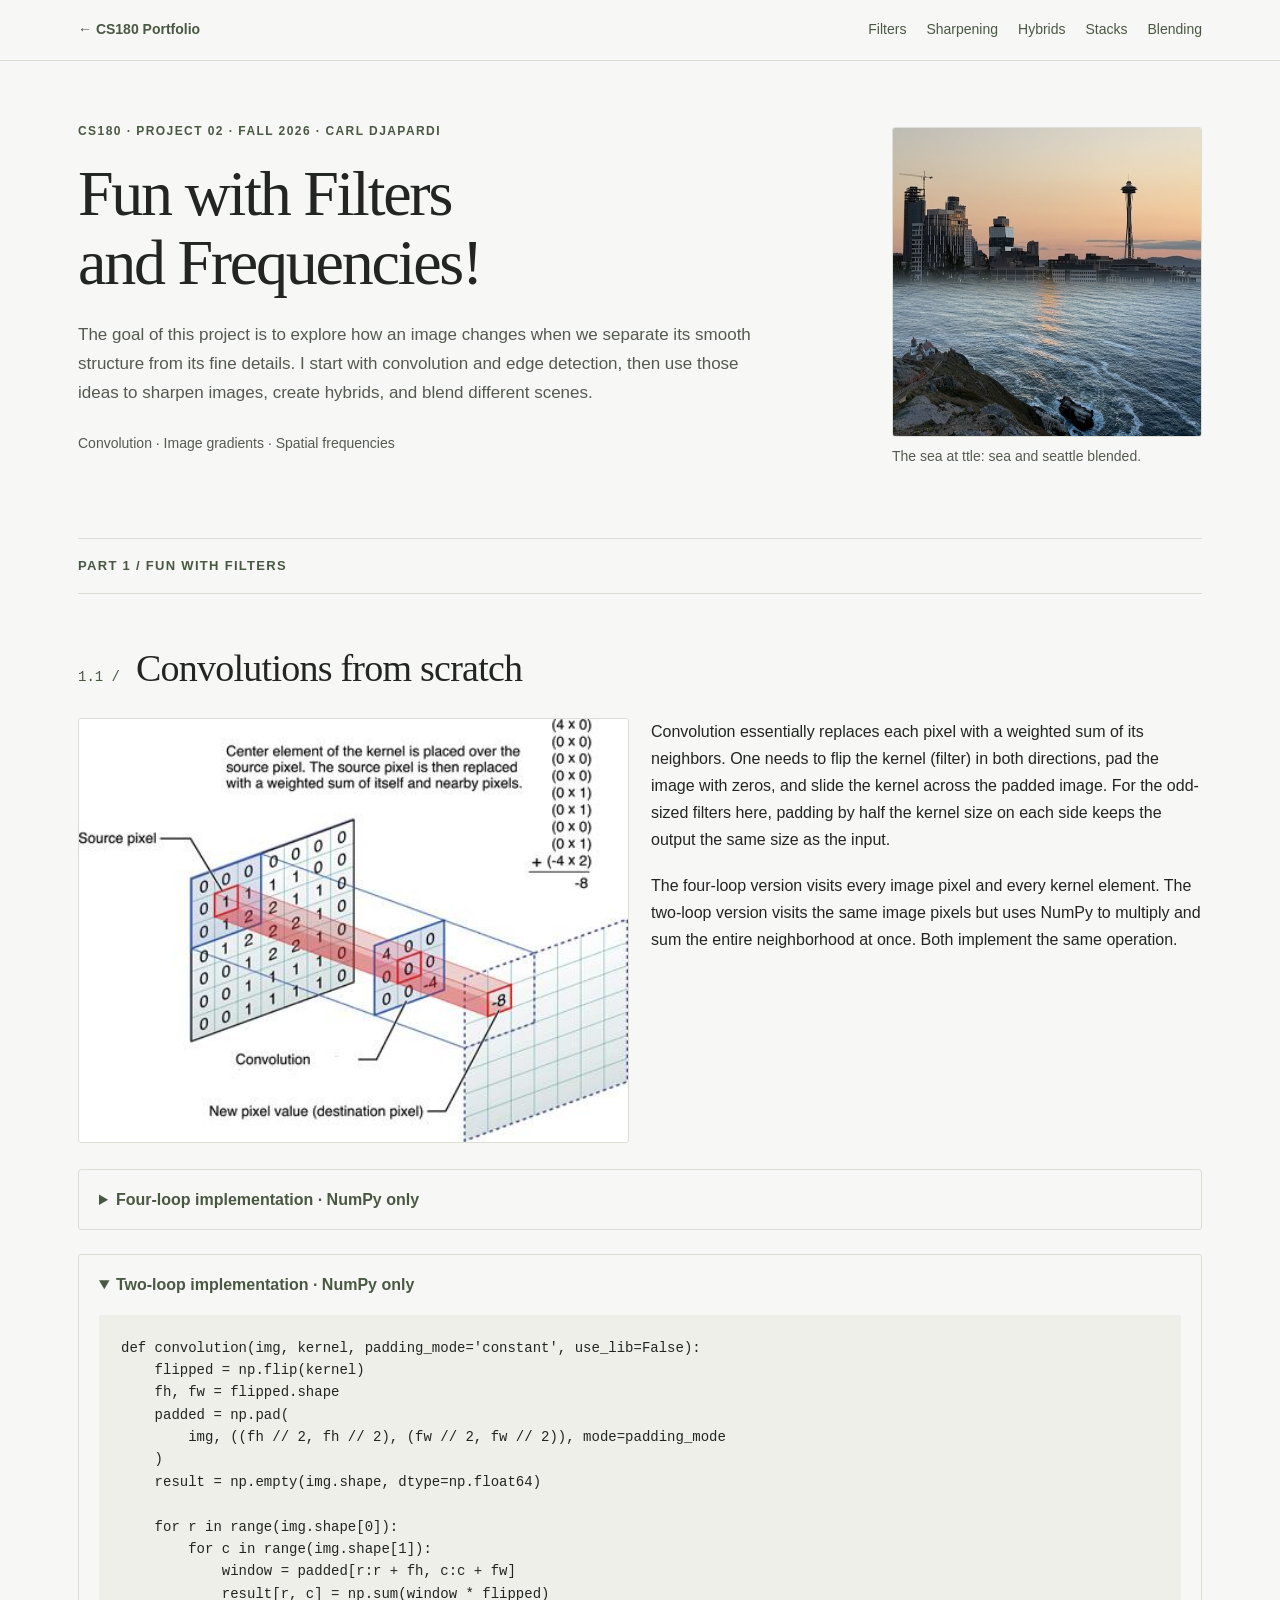
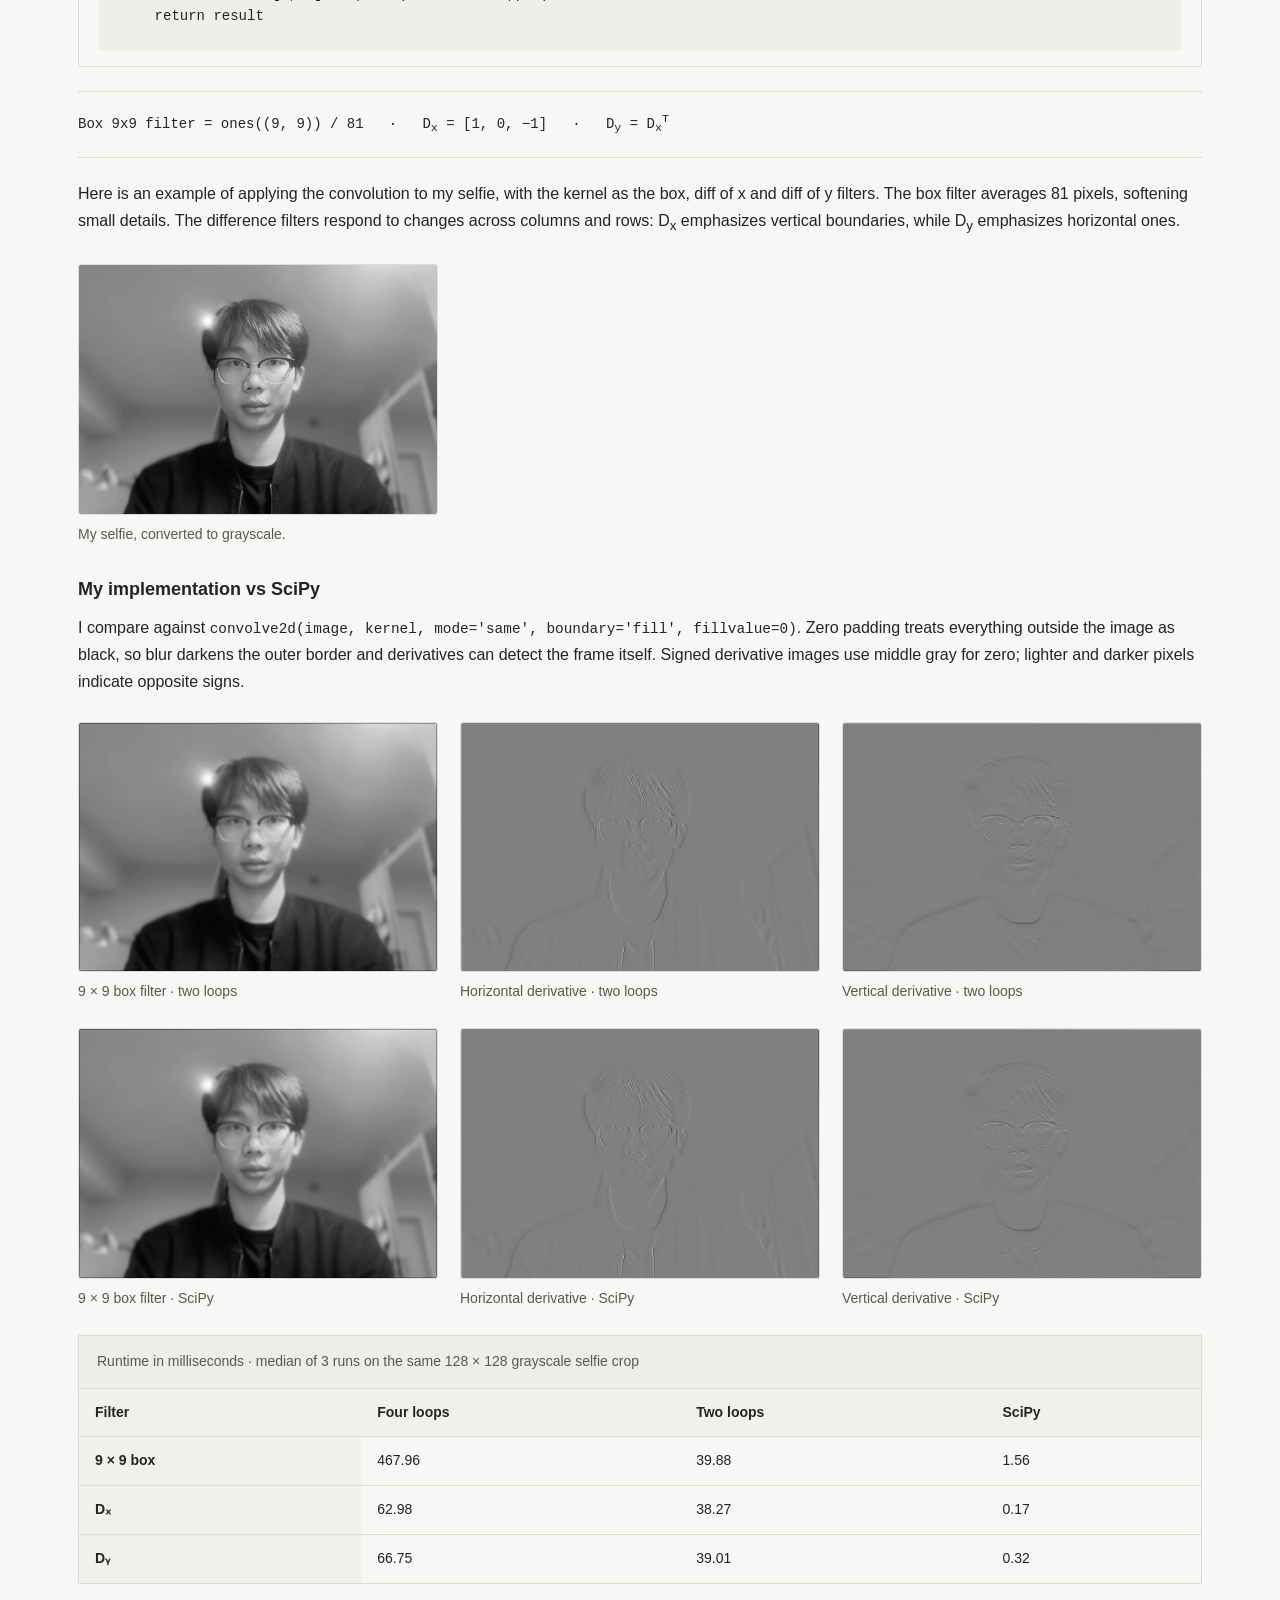
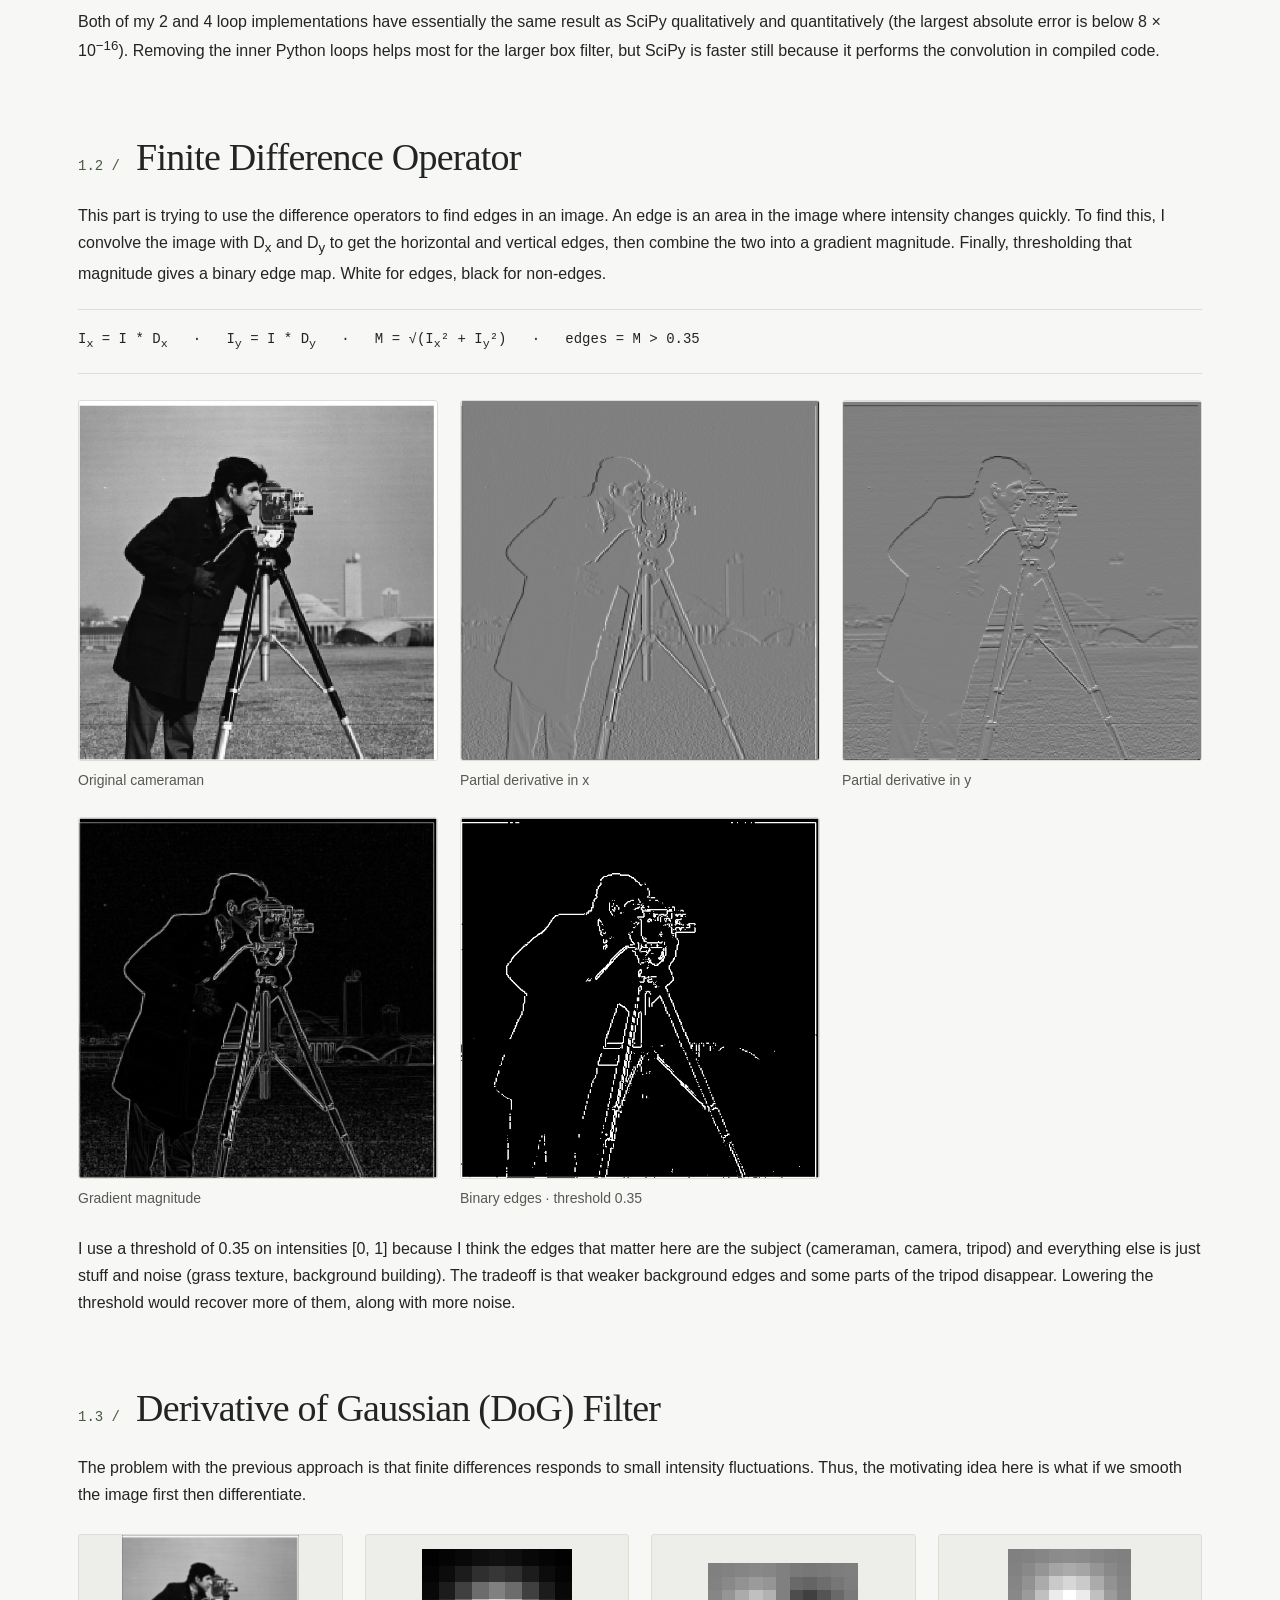
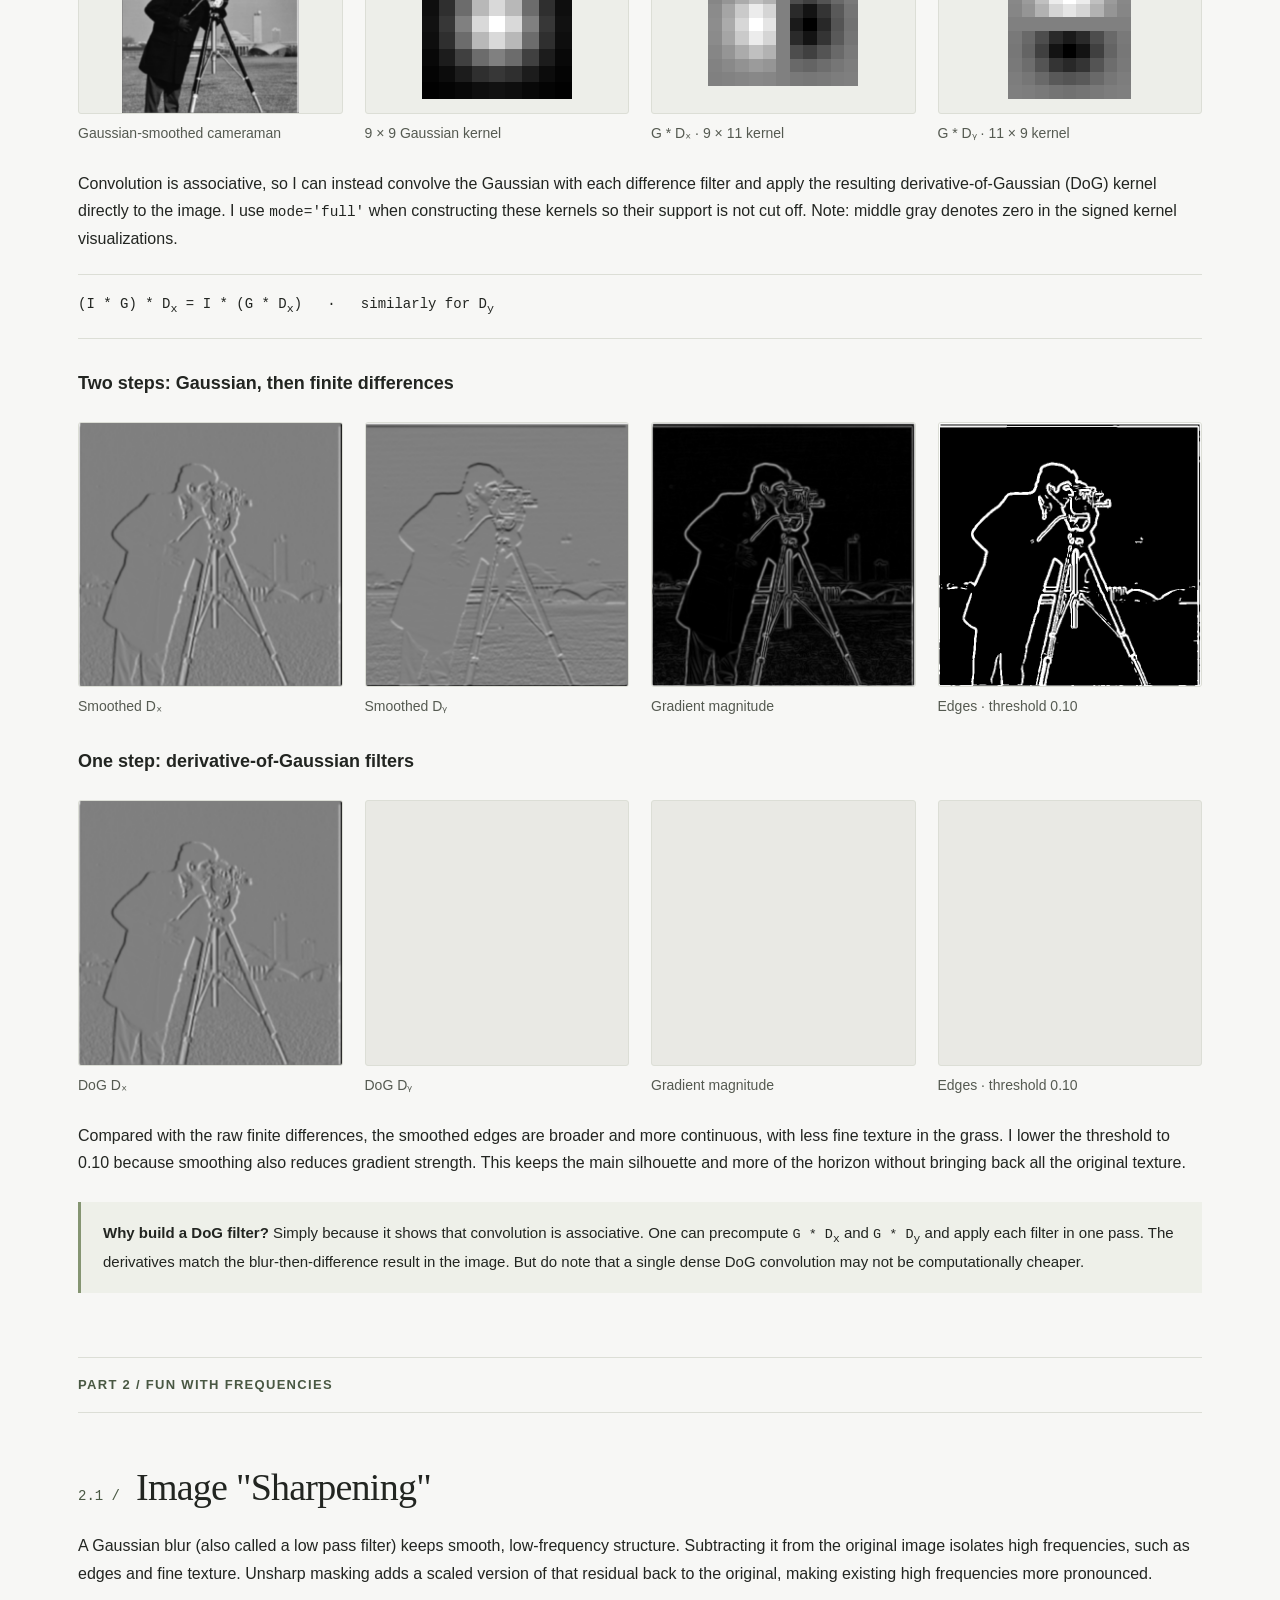
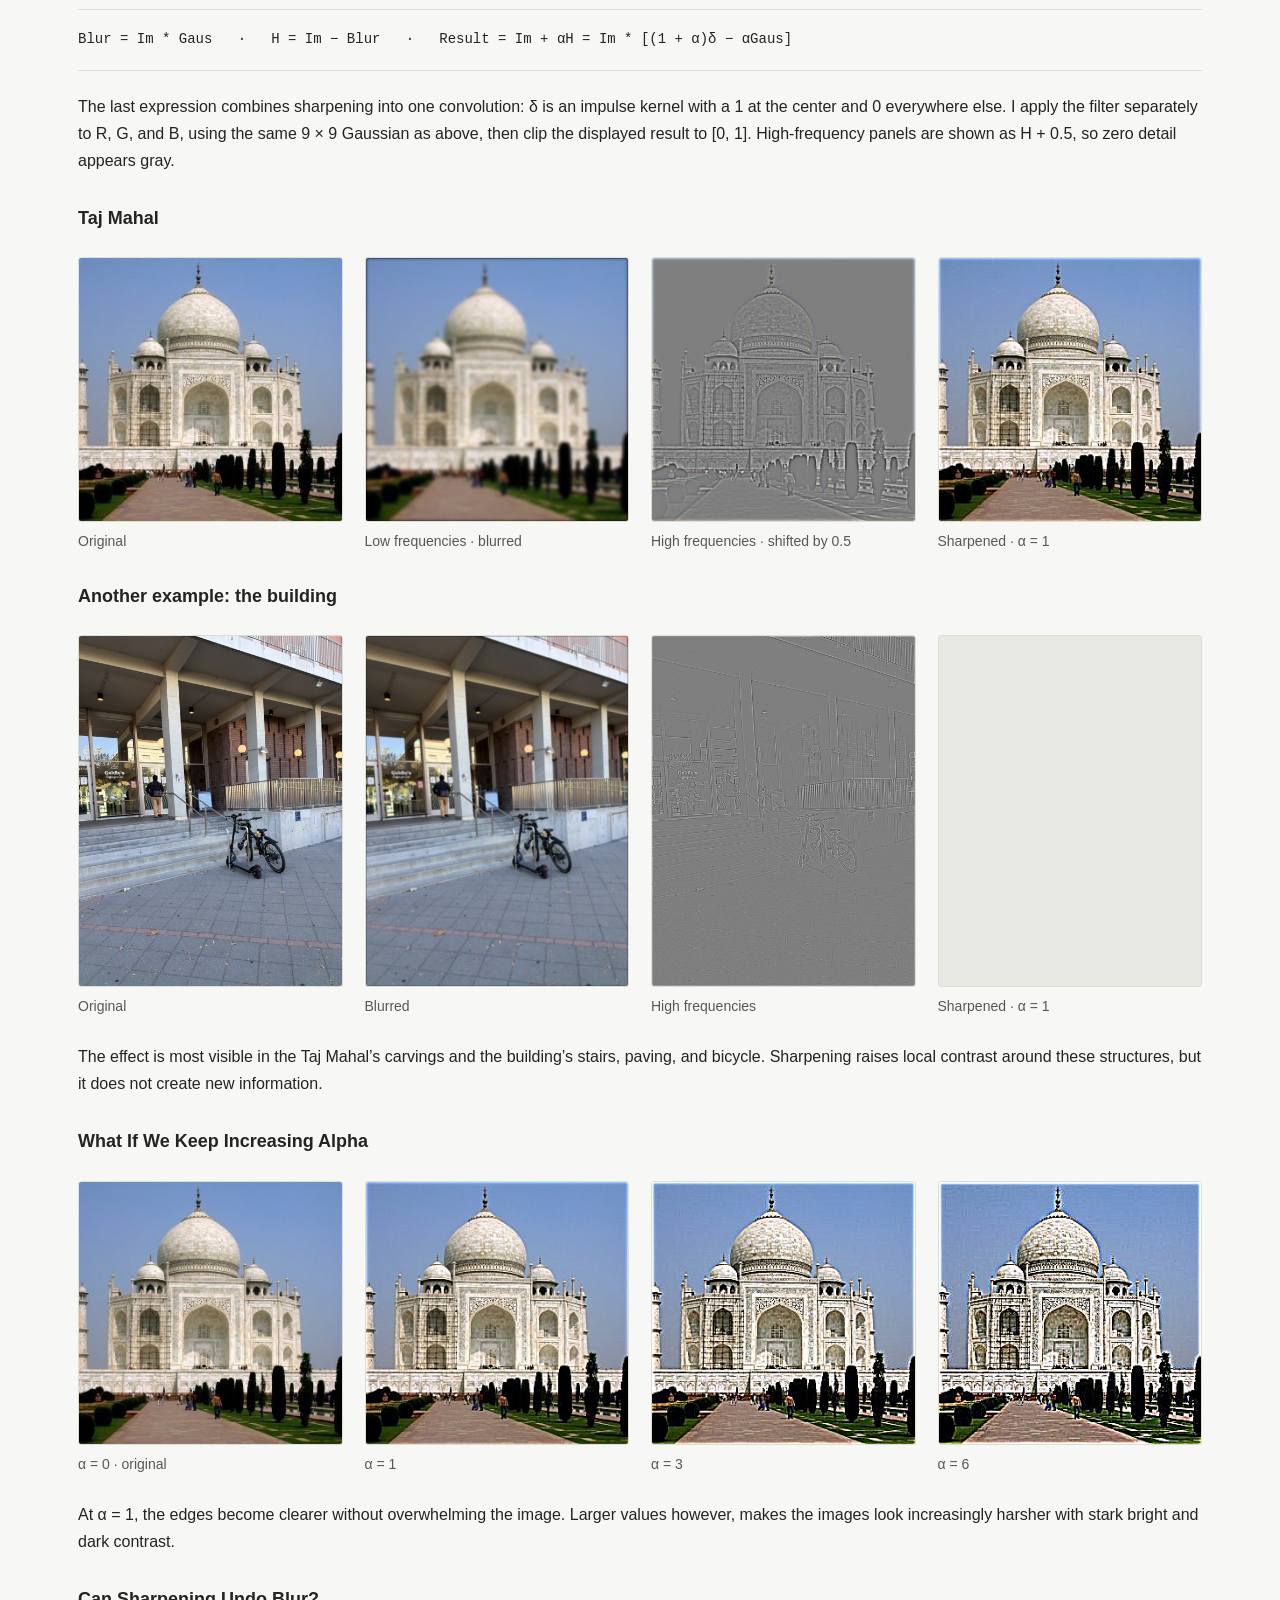
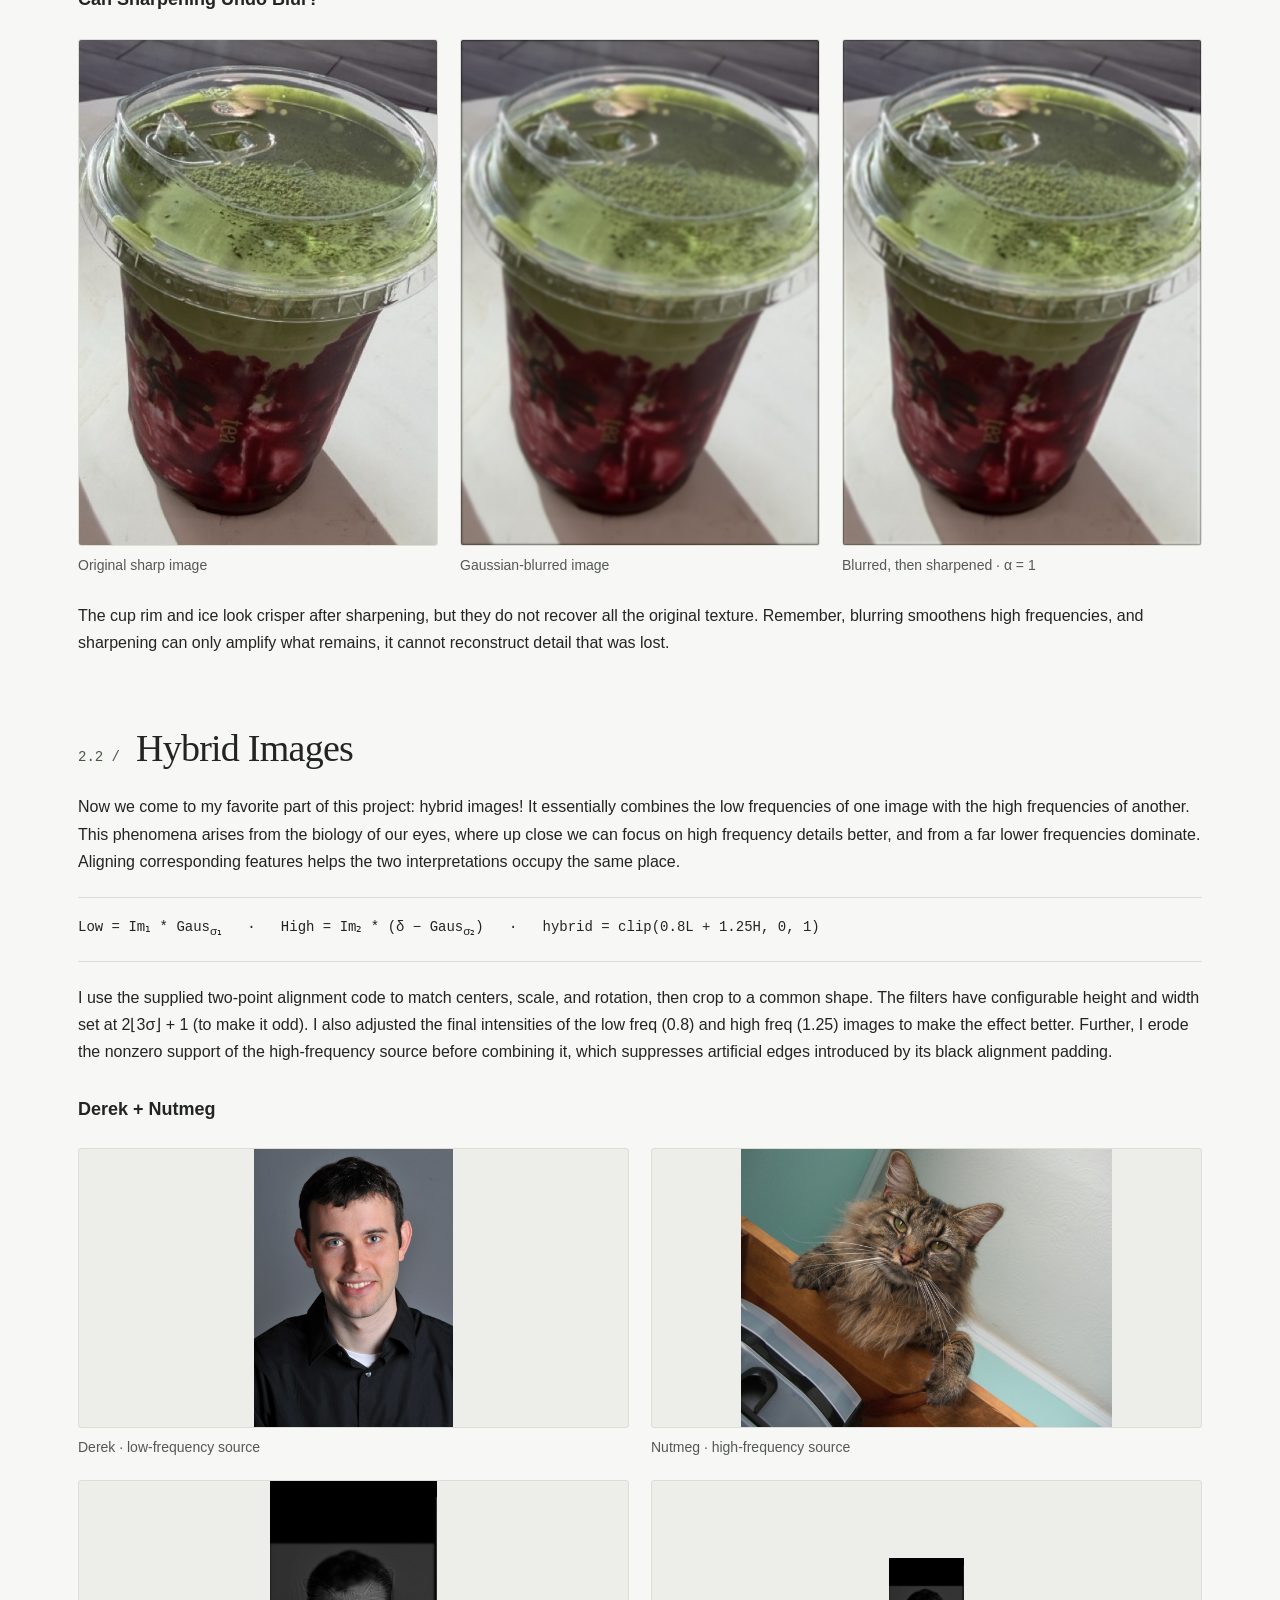
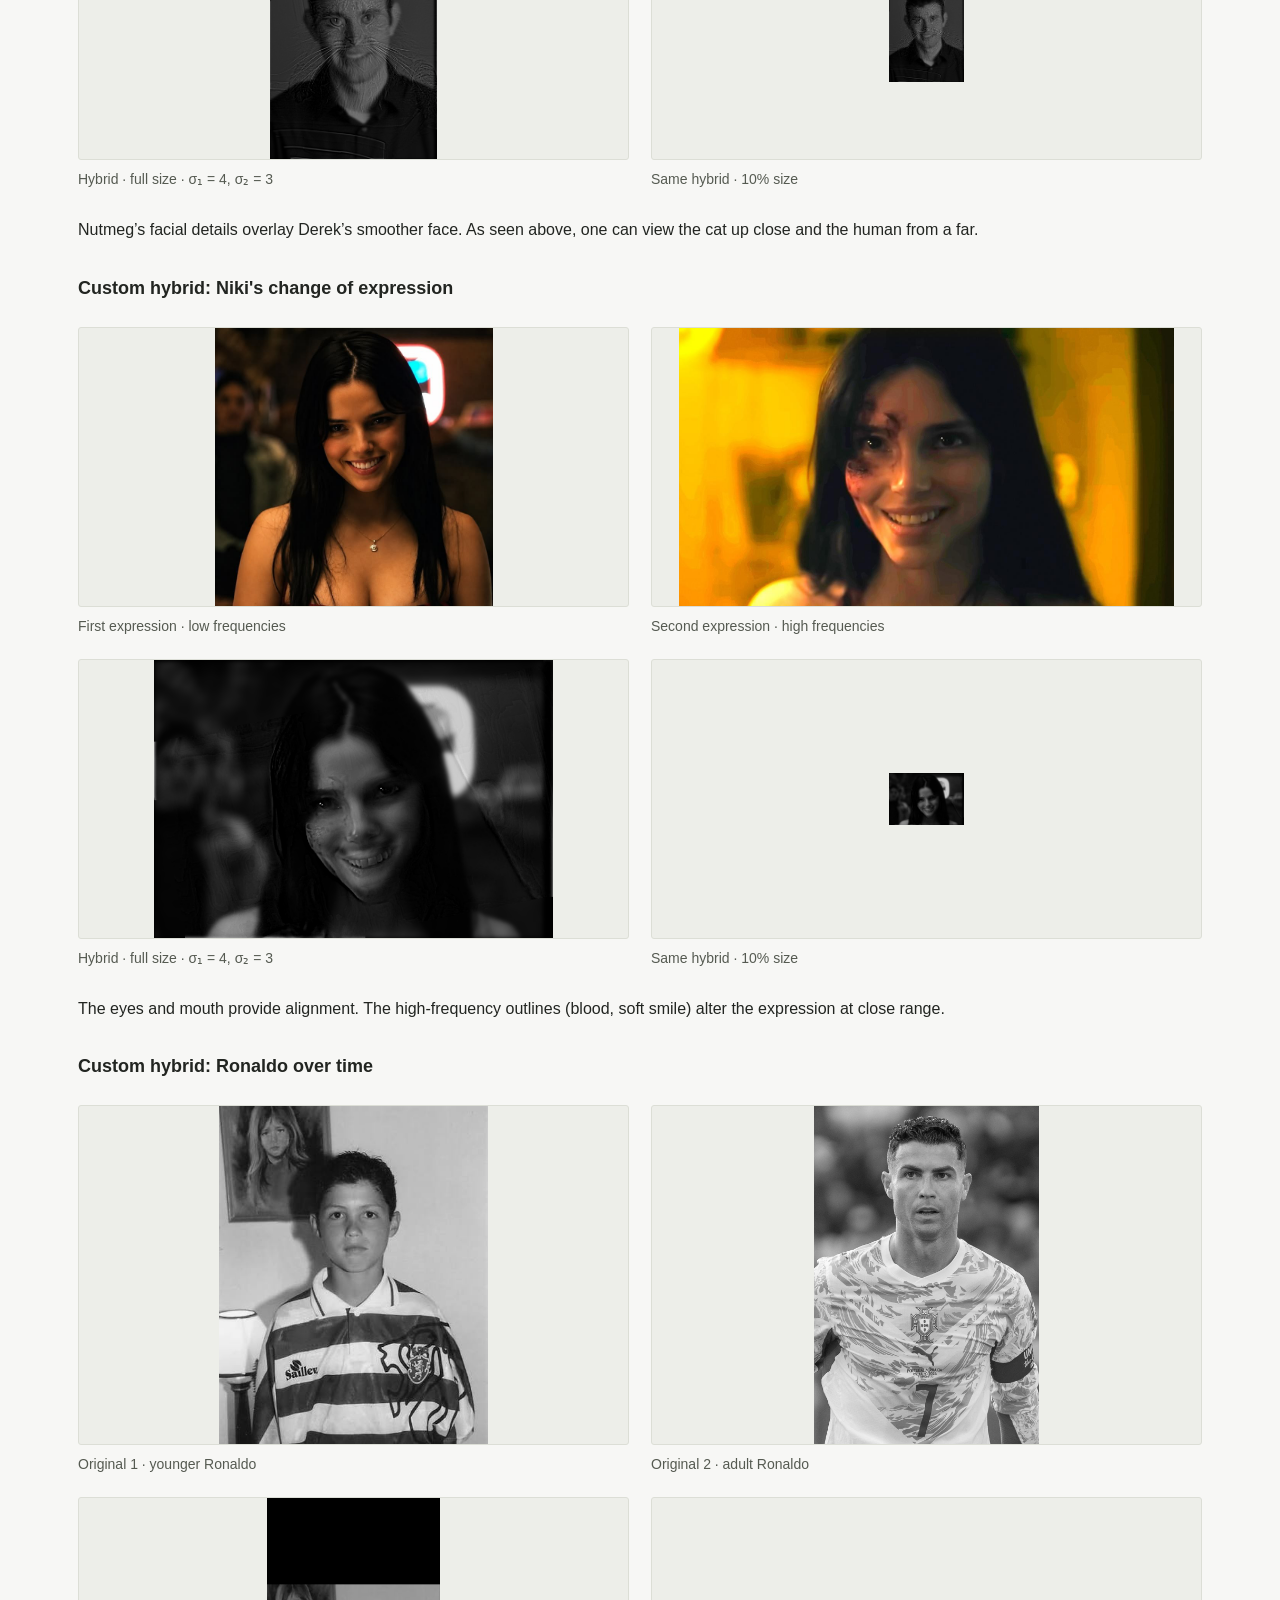
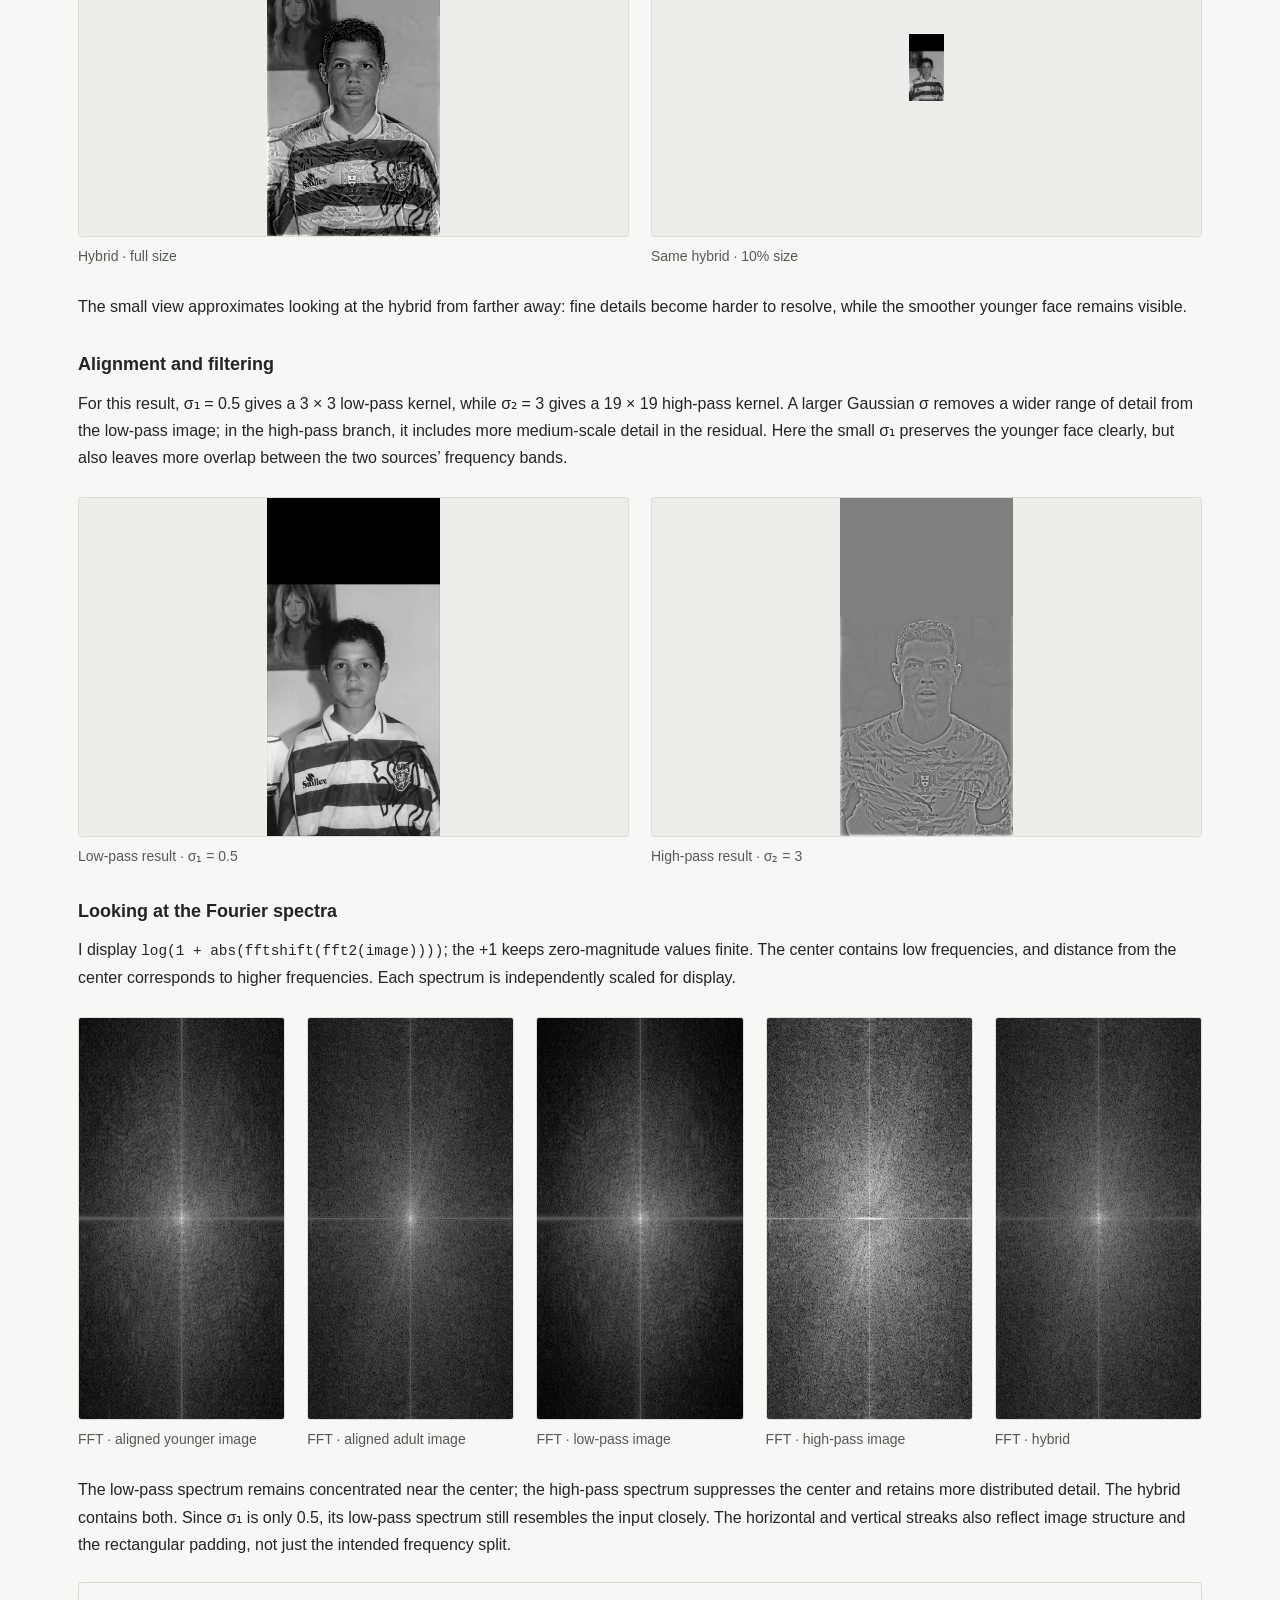
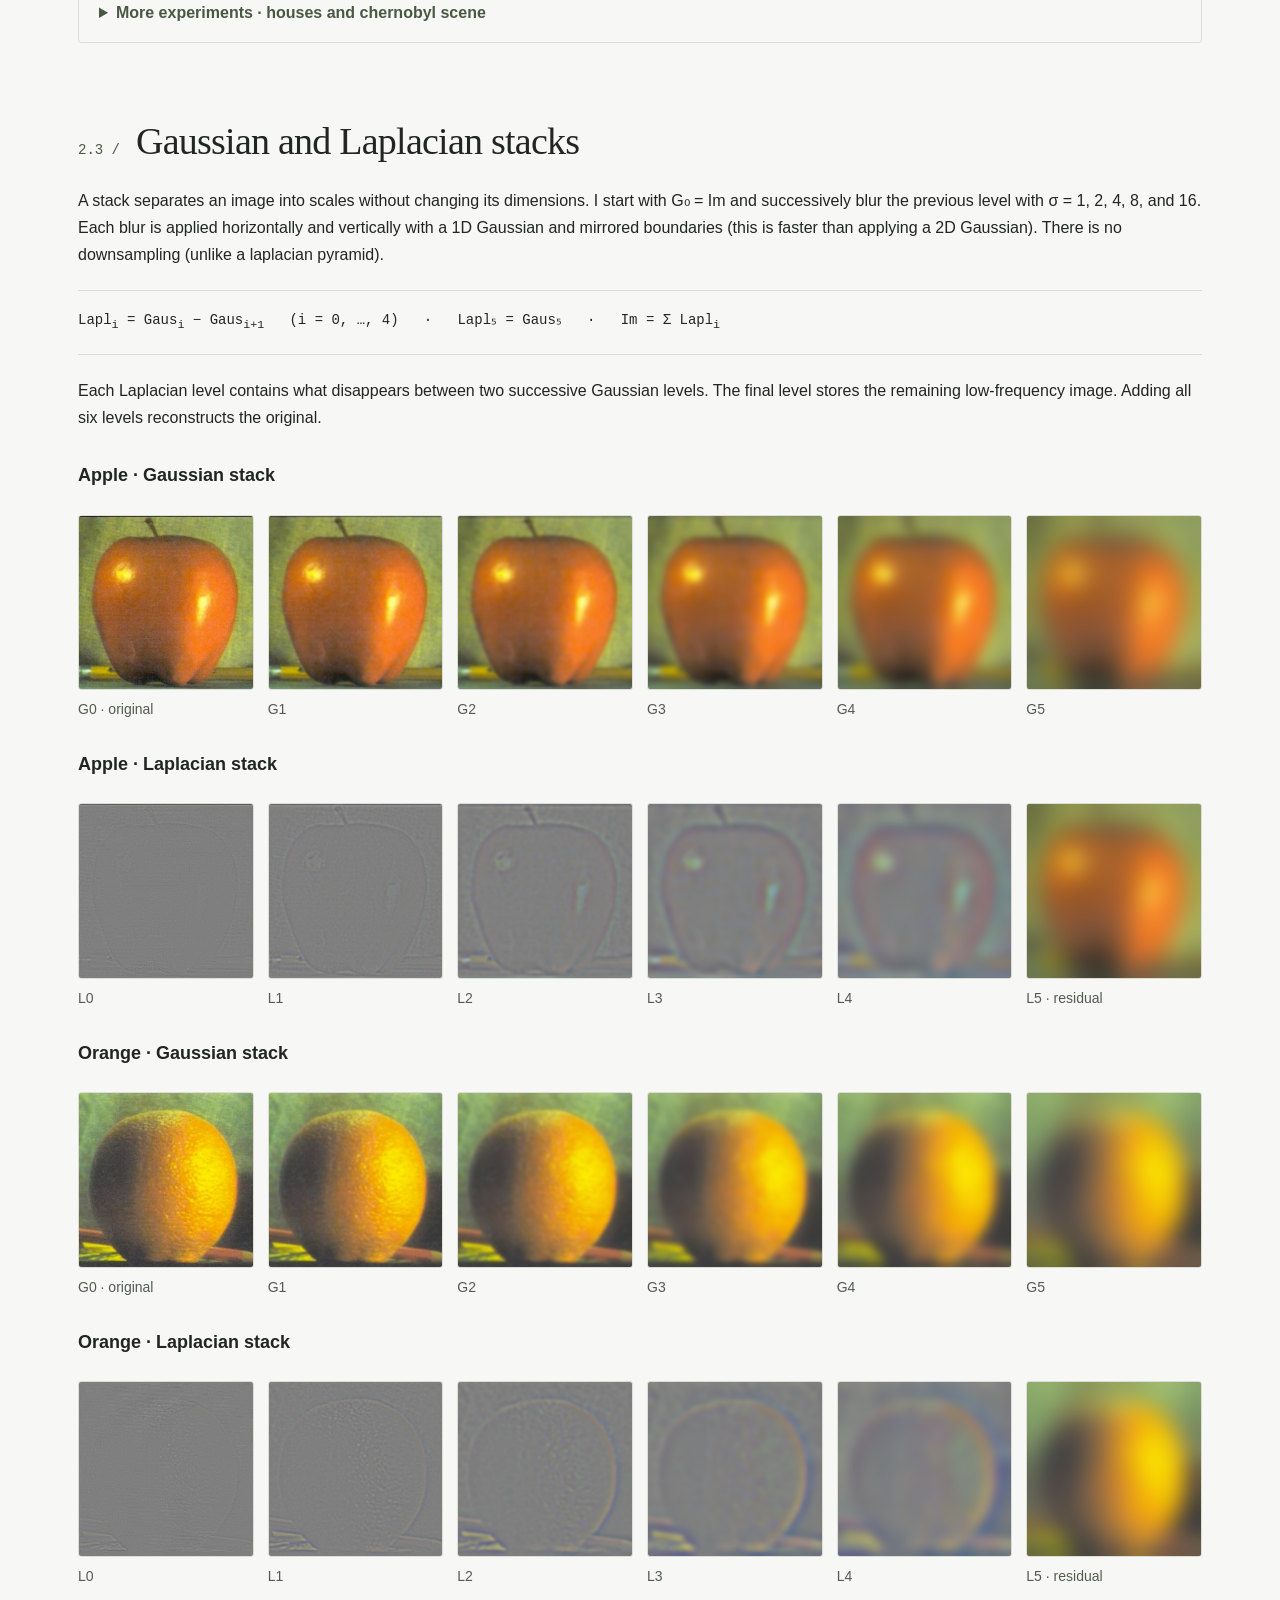
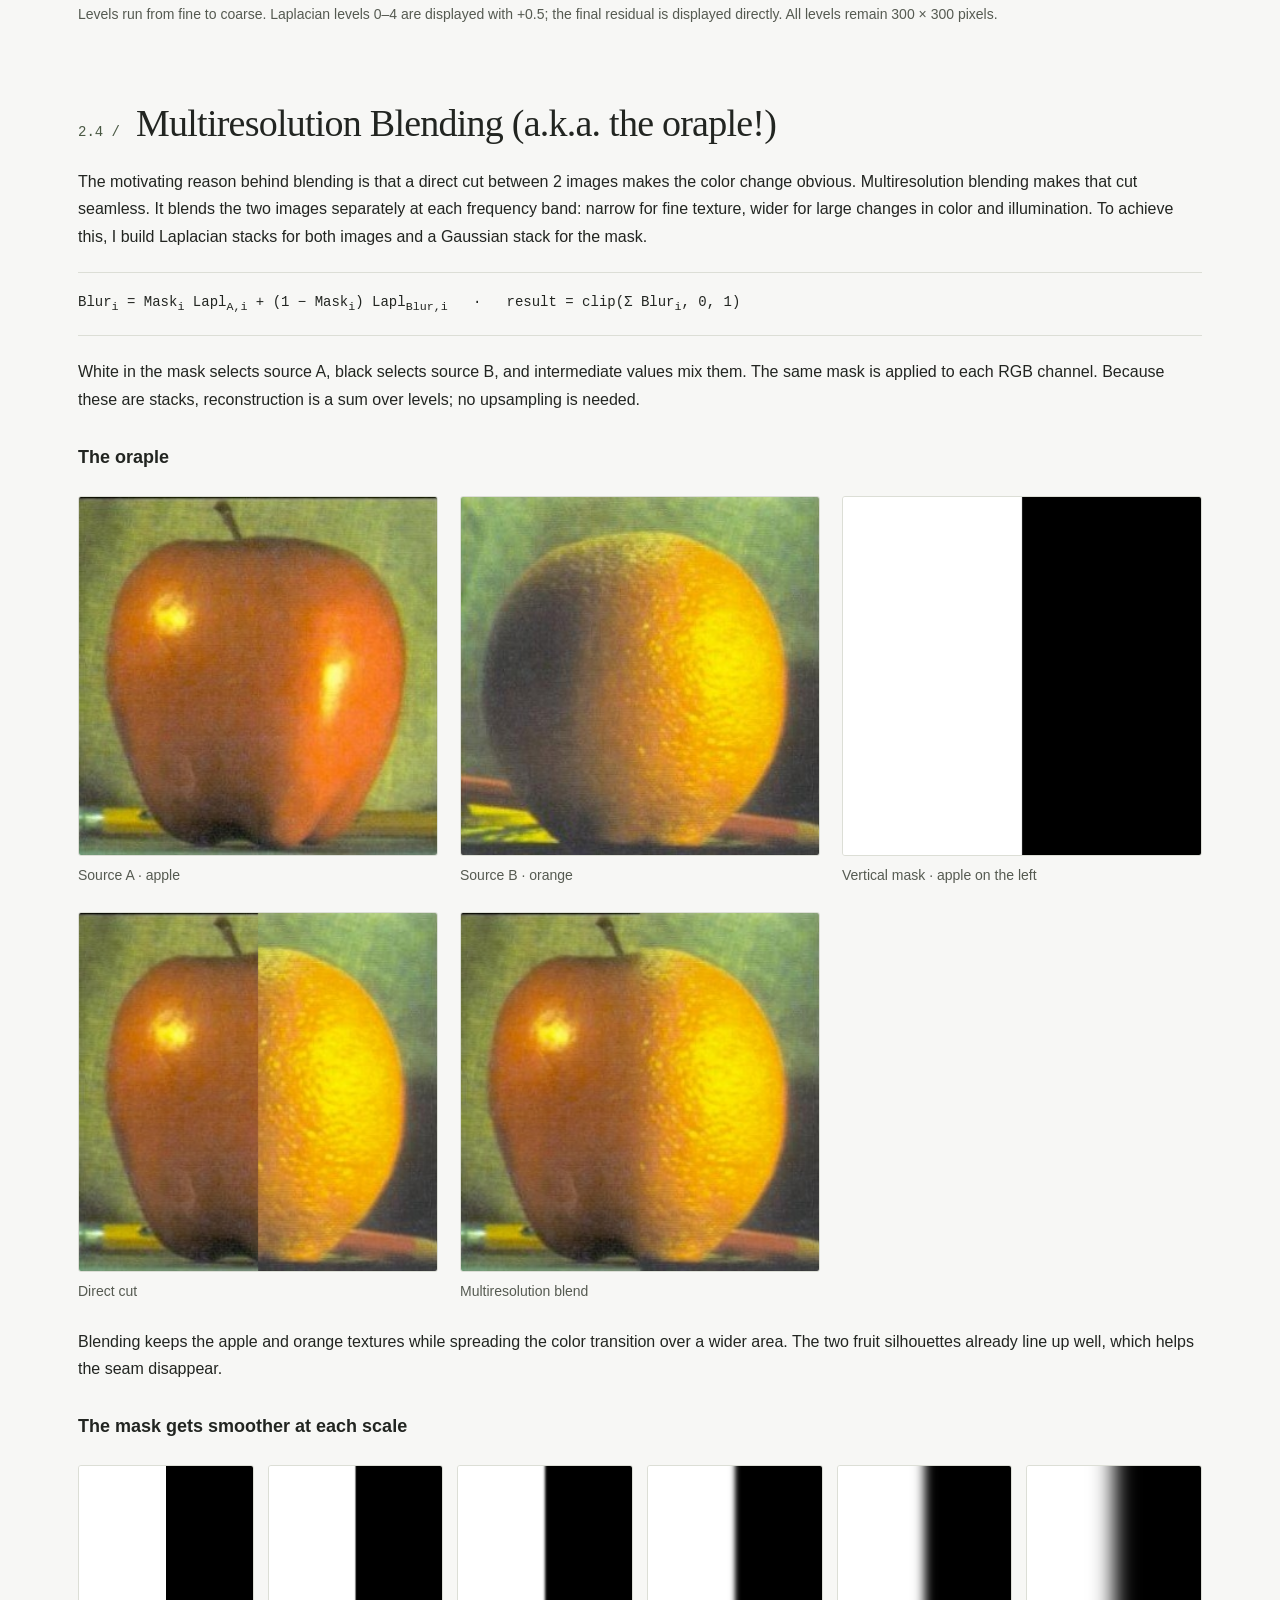
<file: proj2/proj2_index.html>
<!doctype html>
<html lang="en">
  <head>
    <meta charset="UTF-8" />
    <meta name="viewport" content="width=device-width, initial-scale=1" />
    <meta name="description" content="CS180 Project 2 by Carl Djapardi: convolutions, edge detection, image sharpening, hybrid images, and multiresolution blending." />
    <title>CS 180 Proj 2 · Filters and Frequencies</title>
    <link rel="stylesheet" href="styles.css" />
  </head>
  <body>
    <a class="skip-link" href="#main">Skip to content</a>
    <header class="site-header">
      <nav class="nav" aria-label="Project navigation">
        <a class="nav-brand" href="../index.html">← CS180 Portfolio</a>
        <div class="nav-links">
          <a href="#convolution">Filters</a>
          <a href="#sharpening">Sharpening</a>
          <a href="#hybrids">Hybrids</a>
          <a href="#stacks">Stacks</a>
          <a href="#blending">Blending</a>
        </div>
      </nav>
    </header>
    <main id="main">
      <div class="intro">
        <div>
          <p class="eyebrow">CS180 · Project 02 · Fall 2026 · Carl Djapardi</p>
          <h1>Fun with Filters<br />and Frequencies!</h1>
          <p class="hero-description">The goal of this project is to explore how an image changes when we separate its smooth structure from its fine details. I start with convolution and edge detection, then use those ideas to sharpen images, create hybrids, and blend different scenes.</p>
          <p class="byline">Convolution · Image gradients · Spatial frequencies</p>
        </div>
          <figure>
            <a class="photo-link" href="assets/2_4_sea.png"><img src="assets/2_4_sea.png" width="300" height="300" loading="eager" decoding="async" /></a>
            <figcaption>The sea at ttle: sea and seattle blended.</figcaption>
          </figure>
      </div>
      <p class="part-heading">Part 1 / Fun with filters</p>

      <section id="convolution">
        <div class="section-heading"><span class="section-number">1.1 /</span><h2>Convolutions from scratch</h2></div>
        <div class="gallery two">
          <figure>
            <a class="photo-link" href="assets/convolution_explanation.png"><img src="assets/convolution_explanation.png" max-width="464px" height="auto" loading="lazy" decoding="async" /></a>
          </figure>
          <figure>
            <p class="prose">Convolution essentially replaces each pixel with a weighted sum of its neighbors. One needs to flip the kernel (filter) in both directions, pad the image with zeros, and slide the kernel across the padded image. For the odd-sized filters here, padding by half the kernel size on each side keeps the output the same size as the input.</p>
            <p class="prose">The four-loop version visits every image pixel and every kernel element. The two-loop version visits the same image pixels but uses NumPy to multiply and sum the entire neighborhood at once. Both implement the same operation.</p>
          </figure>
        </div>
        <details>
          <summary>Four-loop implementation · NumPy only</summary>
          <pre><code>def convolution_four_loops(img, kernel):
    flipped = np.flip(kernel)
    fh, fw = flipped.shape
    padded = np.pad(img, ((fh // 2, fh // 2), (fw // 2, fw // 2)))
    result = np.zeros(img.shape, dtype=np.float64)
    for r in range(img.shape[0]):
        for c in range(img.shape[1]):
            for kr in range(fh):
                for kc in range(fw):
                    result[r, c] += padded[r + kr, c + kc] * flipped[kr, kc]
    return result</code></pre>
        </details>
        <details open>
          <summary>Two-loop implementation · NumPy only</summary>
          <pre><code>def convolution(img, kernel, padding_mode=&#x27;constant&#x27;, use_lib=False):
    flipped = np.flip(kernel)
    fh, fw = flipped.shape
    padded = np.pad(
        img, ((fh // 2, fh // 2), (fw // 2, fw // 2)), mode=padding_mode
    )
    result = np.empty(img.shape, dtype=np.float64)

    for r in range(img.shape[0]):
        for c in range(img.shape[1]):
            window = padded[r:r + fh, c:c + fw]
            result[r, c] = np.sum(window * flipped)
    return result</code></pre>
        </details>
        <div class="equation">Box 9x9 filter = ones((9, 9)) / 81 &nbsp; · &nbsp; D<sub>x</sub> = [1, 0, −1] &nbsp; · &nbsp; D<sub>y</sub> = D<sub>x</sub><sup>T</sup></div>
        <p class="prose">Here is an example of applying the convolution to my selfie, with the kernel as the box, diff of x and diff of y filters. The box filter averages 81 pixels, softening small details. The difference filters respond to changes across columns and rows: D<sub>x</sub> emphasizes vertical boundaries, while D<sub>y</sub> emphasizes horizontal ones.</p>
        <div class="gallery three">
          <figure>
            <a class="photo-link" href="assets/selfie_gray.png"><img src="assets/selfie_gray.png" alt="Grayscale selfie used to test convolution" width="1280" height="889" loading="lazy" decoding="async" /></a>
            <figcaption>My selfie, converted to grayscale.</figcaption>
          </figure>
        </div>

        <h3>My implementation vs SciPy</h3>
        <p class="prose">I compare against <code>convolve2d(image, kernel, mode='same', boundary='fill', fillvalue=0)</code>. Zero padding treats everything outside the image as black, so blur darkens the outer border and derivatives can detect the frame itself. Signed derivative images use middle gray for zero; lighter and darker pixels indicate opposite signs.</p>
        <div class="gallery three">
          <figure>
            <a class="photo-link" href="assets/1_1_box.png"><img src="assets/1_1_box.png" alt="9 × 9 box filter · two loops" width="1280" height="889" loading="lazy" decoding="async" /></a>
            <figcaption>9 × 9 box filter · two loops</figcaption>
          </figure>
          <figure>
            <a class="photo-link" href="assets/1_1_x.png"><img src="assets/1_1_x.png" alt="Horizontal derivative · two loops" width="1280" height="889" loading="lazy" decoding="async" /></a>
            <figcaption>Horizontal derivative · two loops</figcaption>
          </figure>
          <figure>
            <a class="photo-link" href="assets/1_1_y.png"><img src="assets/1_1_y.png" alt="Vertical derivative · two loops" width="1280" height="889" loading="lazy" decoding="async" /></a>
            <figcaption>Vertical derivative · two loops</figcaption>
          </figure>
        </div>
        <div class="gallery three">
          <figure>
            <a class="photo-link" href="assets/1_1_box_scipy.png"><img src="assets/1_1_box_scipy.png" alt="9 × 9 box filter · SciPy" width="1280" height="889" loading="lazy" decoding="async" /></a>
            <figcaption>9 × 9 box filter · SciPy</figcaption>
          </figure>
          <figure>
            <a class="photo-link" href="assets/1_1_x_scipy.png"><img src="assets/1_1_x_scipy.png" alt="Horizontal derivative · SciPy" width="1280" height="889" loading="lazy" decoding="async" /></a>
            <figcaption>Horizontal derivative · SciPy</figcaption>
          </figure>
          <figure>
            <a class="photo-link" href="assets/1_1_y_scipy.png"><img src="assets/1_1_y_scipy.png" alt="Vertical derivative · SciPy" width="1280" height="889" loading="lazy" decoding="async" /></a>
            <figcaption>Vertical derivative · SciPy</figcaption>
          </figure>
        </div>
        <div class="table-wrap">
          <table>
            <caption>Runtime in milliseconds · median of 3 runs on the same 128 × 128 grayscale selfie crop</caption>
            <thead><tr><th scope="col">Filter</th><th scope="col">Four loops</th><th scope="col">Two loops</th><th scope="col">SciPy</th></tr></thead>
            <tbody>
              <tr><th scope="row">9 × 9 box</th><td>467.96</td><td>39.88</td><td>1.56</td></tr>
              <tr><th scope="row">Dₓ</th><td>62.98</td><td>38.27</td><td>0.17</td></tr>
              <tr><th scope="row">Dᵧ</th><td>66.75</td><td>39.01</td><td>0.32</td></tr>
            </tbody>
          </table>
        </div>
        <p class="prose">Both of my 2 and 4 loop implementations have essentially the same result as SciPy qualitatively and quantitatively (the largest absolute error is below 8 × 10<sup>−16</sup>). Removing the inner Python loops helps most for the larger box filter, but SciPy is faster still because it performs the convolution in compiled code.</p>
      </section>

      <section id="finite-difference">
        <div class="section-heading"><span class="section-number">1.2 /</span><h2>Finite Difference Operator</h2></div>
        <p class="prose">This part is trying to use the difference operators to find edges in an image. An edge is an area in the image where intensity changes quickly. To find this, I convolve the image with D<sub>x</sub> and D<sub>y</sub> to get the horizontal and vertical edges, then combine the two into a gradient magnitude. Finally, thresholding that magnitude gives a binary edge map. White for edges, black for non-edges.</p>
        <div class="equation">I<sub>x</sub> = I * D<sub>x</sub> &nbsp; · &nbsp; I<sub>y</sub> = I * D<sub>y</sub> &nbsp; · &nbsp; M = √(I<sub>x</sub>² + I<sub>y</sub>²) &nbsp; · &nbsp; edges = M &gt; 0.35</div>
        <div class="gallery ">
          <figure>
            <a class="photo-link" href="assets/original_cameraman.jpg"><img src="assets/original_cameraman.jpg" alt="Original cameraman" width="540" height="542" loading="lazy" decoding="async" /></a>
            <figcaption>Original cameraman</figcaption>
          </figure>
          <figure>
            <a class="photo-link" href="assets/1_2_dx.png"><img src="assets/1_2_dx.png" alt="Partial derivative in x" width="540" height="542" loading="lazy" decoding="async" /></a>
            <figcaption>Partial derivative in x</figcaption>
          </figure>
          <figure>
            <a class="photo-link" href="assets/1_2_dy.png"><img src="assets/1_2_dy.png" alt="Partial derivative in y" width="540" height="542" loading="lazy" decoding="async" /></a>
            <figcaption>Partial derivative in y</figcaption>
          </figure>
        </div>
        <div class="gallery three">
          <figure>
            <a class="photo-link" href="assets/1_2_grad.png"><img src="assets/1_2_grad.png" alt="Gradient magnitude" width="540" height="542" loading="lazy" decoding="async" /></a>
            <figcaption>Gradient magnitude</figcaption>
          </figure>
          <figure>
            <a class="photo-link" href="assets/1_2_edges.png"><img src="assets/1_2_edges.png" alt="Binary edges · threshold 0.35" width="540" height="542" loading="lazy" decoding="async" /></a>
            <figcaption>Binary edges · threshold 0.35</figcaption>
          </figure>
        </div>
        <p class="prose">I use a threshold of 0.35 on intensities [0, 1] because I think the edges that matter here are the subject (cameraman, camera, tripod) and everything else is just stuff and noise (grass texture, background building). The tradeoff is that weaker background edges and some parts of the tripod disappear. Lowering the threshold would recover more of them, along with more noise.</p>
      </section>

      <section id="dog">
        <div class="section-heading"><span class="section-number">1.3 /</span><h2>Derivative of Gaussian (DoG) Filter</h2></div>
        <p class="prose">The problem with the previous approach is that finite differences responds to small intensity fluctuations. Thus, the motivating idea here is what if we smooth the image first then differentiate.</p>
        <div class="gallery four kernels">
          <figure>
            <a class="photo-link" href="assets/1_3_blurred.png"><img src="assets/1_3_blurred.png" alt="Gaussian-smoothed cameraman" width="540" height="542" loading="lazy" decoding="async" /></a>
            <figcaption>Gaussian-smoothed cameraman</figcaption>
          </figure>
          <figure>
            <a class="photo-link" href="assets/gaussian_kernel.png"><img src="assets/gaussian_kernel.png" alt="9 × 9 Gaussian kernel" width="9" height="9" loading="lazy" decoding="async" /></a>
            <figcaption>9 × 9 Gaussian kernel</figcaption>
          </figure>
          <figure>
            <a class="photo-link" href="assets/1_3_dog_x.png"><img src="assets/1_3_dog_x.png" alt="G * Dₓ · 9 × 11 kernel" width="11" height="9" loading="lazy" decoding="async" /></a>
            <figcaption>G * Dₓ · 9 × 11 kernel</figcaption>
          </figure>
          <figure>
            <a class="photo-link" href="assets/1_3_dog_y.png"><img src="assets/1_3_dog_y.png" alt="G * Dᵧ · 11 × 9 kernel" width="9" height="11" loading="lazy" decoding="async" /></a>
            <figcaption>G * Dᵧ · 11 × 9 kernel</figcaption>
          </figure>
        </div>
        <p class="prose">Convolution is associative, so I can instead convolve the Gaussian with each difference filter and apply the resulting derivative-of-Gaussian (DoG) kernel directly to the image. I use <code>mode='full'</code> when constructing these kernels so their support is not cut off. Note: middle gray denotes zero in the signed kernel visualizations.</p>
        <div class="equation">(I * G) * D<sub>x</sub> = I * (G * D<sub>x</sub>) &nbsp; · &nbsp; similarly for D<sub>y</sub></div>
        <h3>Two steps: Gaussian, then finite differences</h3>
        <div class="gallery four">
          <figure>
            <a class="photo-link" href="assets/1_3_dx.png"><img src="assets/1_3_dx.png" alt="Smoothed Dₓ" width="540" height="542" loading="lazy" decoding="async" /></a>
            <figcaption>Smoothed Dₓ</figcaption>
          </figure>
          <figure>
            <a class="photo-link" href="assets/1_3_dy.png"><img src="assets/1_3_dy.png" alt="Smoothed Dᵧ" width="540" height="542" loading="lazy" decoding="async" /></a>
            <figcaption>Smoothed Dᵧ</figcaption>
          </figure>
          <figure>
            <a class="photo-link" href="assets/1_3_grad.png"><img src="assets/1_3_grad.png" alt="Gradient magnitude" width="540" height="542" loading="lazy" decoding="async" /></a>
            <figcaption>Gradient magnitude</figcaption>
          </figure>
          <figure>
            <a class="photo-link" href="assets/1_3_edges.png"><img src="assets/1_3_edges.png" alt="Edges · threshold 0.10" width="540" height="542" loading="lazy" decoding="async" /></a>
            <figcaption>Edges · threshold 0.10</figcaption>
          </figure>
        </div>
        <h3>One step: derivative-of-Gaussian filters</h3>
        <div class="gallery four">
          <figure>
            <a class="photo-link" href="assets/1_3_dx_conv1.png"><img src="assets/1_3_dx_conv1.png" alt="DoG Dₓ" width="540" height="542" loading="lazy" decoding="async" /></a>
            <figcaption>DoG Dₓ</figcaption>
          </figure>
          <figure>
            <a class="photo-link" href="assets/1_3_dy_conv1.png"><img src="assets/1_3_dy_conv1.png" alt="DoG Dᵧ" width="540" height="542" loading="lazy" decoding="async" /></a>
            <figcaption>DoG Dᵧ</figcaption>
          </figure>
          <figure>
            <a class="photo-link" href="assets/1_3_grad_conv1.png"><img src="assets/1_3_grad_conv1.png" alt="Gradient magnitude" width="540" height="542" loading="lazy" decoding="async" /></a>
            <figcaption>Gradient magnitude</figcaption>
          </figure>
          <figure>
            <a class="photo-link" href="assets/1_3_edges_conv1.png"><img src="assets/1_3_edges_conv1.png" alt="Edges · threshold 0.10" width="540" height="542" loading="lazy" decoding="async" /></a>
            <figcaption>Edges · threshold 0.10</figcaption>
          </figure>
        </div>
        <p class="prose">Compared with the raw finite differences, the smoothed edges are broader and more continuous, with less fine texture in the grass. I lower the threshold to 0.10 because smoothing also reduces gradient strength. This keeps the main silhouette and more of the horizon without bringing back all the original texture.</p>
        <div class="note"><p><strong>Why build a DoG filter?</strong> Simply because it shows that convolution is associative. One can precompute <code>G * D<sub>x</sub></code> and <code>G * D<sub>y</sub></code> and apply each filter in one pass. The derivatives match the blur-then-difference result in the image. But do note that a single dense DoG convolution may not be computationally cheaper.</p></div>
      </section>

      <p class="part-heading">Part 2 / Fun with frequencies</p>

      <section id="sharpening">
        <div class="section-heading"><span class="section-number">2.1 /</span><h2>Image "Sharpening"</h2></div>
        <p class="prose">A Gaussian blur (also called a low pass filter) keeps smooth, low-frequency structure. Subtracting it from the original image isolates high frequencies, such as edges and fine texture. Unsharp masking adds a scaled version of that residual back to the original, making existing high frequencies more pronounced.</p>
        <div class="equation">Blur = Im * Gaus &nbsp; · &nbsp; H = Im − Blur &nbsp; · &nbsp; Result = Im + αH = Im * [(1 + α)δ − αGaus]</div>
        <p class="prose">The last expression combines sharpening into one convolution: δ is an impulse kernel with a 1 at the center and 0 everywhere else. I apply the filter separately to R, G, and B, using the same 9 × 9 Gaussian as above, then clip the displayed result to [0, 1]. High-frequency panels are shown as H + 0.5, so zero detail appears gray.</p>
        <h3>Taj Mahal</h3>
        <div class="gallery four">
          <figure>
            <a class="photo-link" href="assets/original_taj.jpg"><img src="assets/original_taj.jpg" alt="Original" width="300" height="300" loading="lazy" decoding="async" /></a>
            <figcaption>Original</figcaption>
          </figure>
          <figure>
            <a class="photo-link" href="assets/2_1_1_taj_blur.png"><img src="assets/2_1_1_taj_blur.png" alt="Low frequencies · blurred" width="300" height="300" loading="lazy" decoding="async" /></a>
            <figcaption>Low frequencies · blurred</figcaption>
          </figure>
          <figure>
            <a class="photo-link" href="assets/2_1_1_taj_high_freq.png"><img src="assets/2_1_1_taj_high_freq.png" alt="High frequencies · shifted by 0.5" width="300" height="300" loading="lazy" decoding="async" /></a>
            <figcaption>High frequencies · shifted by 0.5</figcaption>
          </figure>
          <figure>
            <a class="photo-link" href="assets/2_1_1_taj_sharp.png"><img src="assets/2_1_1_taj_sharp.png" alt="Sharpened · α = 1" width="300" height="300" loading="lazy" decoding="async" /></a>
            <figcaption>Sharpened · α = 1</figcaption>
          </figure>
        </div>
        <h3>Another example: the building</h3>
        <div class="gallery four">
          <figure>
            <a class="photo-link" href="assets/original_building.jpg"><img src="assets/original_building.jpg" alt="Original" width="960" height="1280" loading="lazy" decoding="async" /></a>
            <figcaption>Original</figcaption>
          </figure>
          <figure>
            <a class="photo-link" href="assets/2_1_1_building_blur.webp"><img src="assets/2_1_1_building_blur.webp" alt="Blurred" width="960" height="1280" loading="lazy" decoding="async" /></a>
            <figcaption>Blurred</figcaption>
          </figure>
          <figure>
            <a class="photo-link" href="assets/2_1_1_building_high_freq.webp"><img src="assets/2_1_1_building_high_freq.webp" alt="High frequencies" width="960" height="1280" loading="lazy" decoding="async" /></a>
            <figcaption>High frequencies</figcaption>
          </figure>
          <figure>
            <a class="photo-link" href="assets/2_1_1_building_sharp.webp"><img src="assets/2_1_1_building_sharp.webp" alt="Sharpened · α = 1" width="960" height="1280" loading="lazy" decoding="async" /></a>
            <figcaption>Sharpened · α = 1</figcaption>
          </figure>
        </div>
        <p class="prose">The effect is most visible in the Taj Mahal’s carvings and the building’s stairs, paving, and bicycle. Sharpening raises local contrast around these structures, but it does not create new information.</p>
        <h3>What If We Keep Increasing Alpha</h3>
        <div class="gallery four">
          <figure>
            <a class="photo-link" href="assets/taj_alpha_0.png"><img src="assets/taj_alpha_0.png" alt="α = 0 · original" width="300" height="300" loading="lazy" decoding="async" /></a>
            <figcaption>α = 0 · original</figcaption>
          </figure>
          <figure>
            <a class="photo-link" href="assets/taj_alpha_1.png"><img src="assets/taj_alpha_1.png" alt="α = 1" width="300" height="300" loading="lazy" decoding="async" /></a>
            <figcaption>α = 1</figcaption>
          </figure>
          <figure>
            <a class="photo-link" href="assets/taj_alpha_3.png"><img src="assets/taj_alpha_3.png" alt="α = 3" width="300" height="300" loading="lazy" decoding="async" /></a>
            <figcaption>α = 3</figcaption>
          </figure>
          <figure>
            <a class="photo-link" href="assets/taj_alpha_6.png"><img src="assets/taj_alpha_6.png" alt="α = 6" width="300" height="300" loading="lazy" decoding="async" /></a>
            <figcaption>α = 6</figcaption>
          </figure>
        </div>
        <p class="prose">At α = 1, the edges become clearer without overwhelming the image. Larger values however, makes the images look increasingly harsher with stark bright and dark contrast.</p>
        <h3>Can Sharpening Undo Blur?</h3>
        <div class="gallery ">
          <figure>
            <a class="photo-link" href="assets/original_matcha.jpg"><img src="assets/original_matcha.jpg" alt="Original sharp image" width="475" height="670" loading="lazy" decoding="async" /></a>
            <figcaption>Original sharp image</figcaption>
          </figure>
          <figure>
            <a class="photo-link" href="assets/matcha_blurred.png"><img src="assets/matcha_blurred.png" alt="Gaussian-blurred image" width="475" height="670" loading="lazy" decoding="async" /></a>
            <figcaption>Gaussian-blurred image</figcaption>
          </figure>
          <figure>
            <a class="photo-link" href="assets/2_1_2_blur_sharp.png"><img src="assets/2_1_2_blur_sharp.png" alt="Blurred, then sharpened · α = 1" width="475" height="670" loading="lazy" decoding="async" /></a>
            <figcaption>Blurred, then sharpened · α = 1</figcaption>
          </figure>
        </div>
        <p class="prose">The cup rim and ice look crisper after sharpening, but they do not recover all the original texture. Remember, blurring smoothens high frequencies, and sharpening can only amplify what remains, it cannot reconstruct detail that was lost.</p>
      </section>

      <section id="hybrids">
        <div class="section-heading"><span class="section-number">2.2 /</span><h2>Hybrid Images</h2></div>
        <p class="prose">Now we come to my favorite part of this project: hybrid images! It essentially combines the low frequencies of one image with the high frequencies of another. This phenomena arises from the biology of our eyes, where up close we can focus on high frequency details better, and from a far lower frequencies dominate. Aligning corresponding features helps the two interpretations occupy the same place.</p>
        <div class="equation">Low = Im₁ * Gaus<sub>σ₁</sub> &nbsp; · &nbsp; High = Im₂ * (δ − Gaus<sub>σ₂</sub>) &nbsp; · &nbsp; hybrid = clip(0.8L + 1.25H, 0, 1)</div>
        <p class="prose">I use the supplied two-point alignment code to match centers, scale, and rotation, then crop to a common shape. The filters have configurable height and width set at 2⌊3σ⌋ + 1 (to make it odd). I also adjusted the final intensities of the low freq (0.8) and high freq (1.25) images to make the effect better. Further, I erode the nonzero support of the high-frequency source before combining it, which suppresses artificial edges introduced by its black alignment padding.</p>
        <h3>Derek + Nutmeg</h3>
        <div class="gallery hybrid-comparison contain">
          <figure>
            <a class="photo-link" href="assets/original_derekpicture.jpg"><img src="assets/original_derekpicture.jpg" alt="Derek · low-frequency source" width="732" height="1024" loading="lazy" decoding="async" /></a>
            <figcaption>Derek · low-frequency source</figcaption>
          </figure>
          <figure>
            <a class="photo-link" href="assets/original_nutmeg.jpg"><img src="assets/original_nutmeg.jpg" alt="Nutmeg · high-frequency source" width="1280" height="960" loading="lazy" decoding="async" /></a>
            <figcaption>Nutmeg · high-frequency source</figcaption>
          </figure>
          <figure>
            <a class="photo-link" href="assets/2_2_cat.png"><img src="assets/2_2_cat.png" alt="Hybrid · σ₁ = 4, σ₂ = 3" width="745" height="1241" loading="lazy" decoding="async" /></a>
            <figcaption>Hybrid · full size · σ₁ = 4, σ₂ = 3</figcaption>
          </figure>
          <figure class="hybrid-small" style="--preview-width: 74.5px">
            <a class="photo-link" href="assets/2_2_cat.png"><img src="assets/2_2_cat.png" alt="Derek and Nutmeg hybrid at 10% of its original width" width="745" height="1241" loading="lazy" decoding="async" /></a>
            <figcaption>Same hybrid · 10% size</figcaption>
          </figure>
        </div>
        <p class="prose">Nutmeg’s facial details overlay Derek’s smoother face. As seen above, one can view the cat up close and the human from a far.</p>
        <h3>Custom hybrid: Niki's change of expression</h3>
        <div class="gallery hybrid-comparison contain">
          <figure>
            <a class="photo-link" href="assets/original_face1.jpg"><img src="assets/original_face1.jpg" alt="First expression · low frequencies" width="736" height="736" loading="lazy" decoding="async" /></a>
            <figcaption>First expression · low frequencies</figcaption>
          </figure>
          <figure>
            <a class="photo-link" href="assets/original_face2.jpg"><img src="assets/original_face2.jpg" alt="Second expression · high frequencies" width="1280" height="720" loading="lazy" decoding="async" /></a>
            <figcaption>Second expression · high frequencies</figcaption>
          </figure>
          <figure>
            <a class="photo-link" href="assets/2_2_face.png"><img src="assets/2_2_face.png" alt="Hybrid · σ₁ = 4, σ₂ = 3" width="755" height="525" loading="lazy" decoding="async" /></a>
            <figcaption>Hybrid · full size · σ₁ = 4, σ₂ = 3</figcaption>
          </figure>
          <figure class="hybrid-small" style="--preview-width: 75.5px">
            <a class="photo-link" href="assets/2_2_face.png"><img src="assets/2_2_face.png" alt="Expression hybrid at 10% of its original width" width="755" height="525" loading="lazy" decoding="async" /></a>
            <figcaption>Same hybrid · 10% size</figcaption>
          </figure>
        </div>
        <p class="prose">The eyes and mouth provide alignment. The high-frequency outlines (blood, soft smile) alter the expression at close range.</p>
        <h3>Custom hybrid: Ronaldo over time</h3>
        <div class="gallery hybrid-comparison portrait">
          <figure>
            <a class="photo-link" href="assets/2_2_cr7_original_1.png"><img src="assets/2_2_cr7_original_1.png" alt="Original 1 · younger Ronaldo" width="399" height="501" loading="lazy" decoding="async" /></a>
            <figcaption>Original 1 · younger Ronaldo</figcaption>
          </figure>
          <figure>
            <a class="photo-link" href="assets/2_2_cr7_original_2.webp"><img src="assets/2_2_cr7_original_2.webp" alt="Original 2 · adult Ronaldo" width="854" height="1280" loading="lazy" decoding="async" /></a>
            <figcaption>Original 2 · adult Ronaldo</figcaption>
          </figure>
          <figure>
            <a class="photo-link" href="assets/2_2_cr7.png"><img src="assets/2_2_cr7.png" alt="Ronaldo hybrid at full size" width="344" height="673" loading="lazy" decoding="async" /></a>
            <figcaption>Hybrid · full size</figcaption>
          </figure>
          <figure class="hybrid-small" style="--preview-width: 34.4px">
            <a class="photo-link" href="assets/2_2_cr7.png"><img src="assets/2_2_cr7.png" alt="Ronaldo hybrid at 10% of its original width" width="344" height="673" loading="lazy" decoding="async" /></a>
            <figcaption>Same hybrid · 10% size</figcaption>
          </figure>
        </div>
        <p class="prose">The small view approximates looking at the hybrid from farther away: fine details become harder to resolve, while the smoother younger face remains visible.</p>
        <h3>Alignment and filtering</h3>
        <p class="prose">For this result, σ₁ = 0.5 gives a 3 × 3 low-pass kernel, while σ₂ = 3 gives a 19 × 19 high-pass kernel. A larger Gaussian σ removes a wider range of detail from the low-pass image; in the high-pass branch, it includes more medium-scale detail in the residual. Here the small σ₁ preserves the younger face clearly, but also leaves more overlap between the two sources’ frequency bands.</p>
        <div class="gallery two portrait">
          <figure>
            <a class="photo-link" href="assets/2_2_cr7_low_pass.png"><img src="assets/2_2_cr7_low_pass.png" alt="Low-pass result · σ₁ = 0.5" width="344" height="673" loading="lazy" decoding="async" /></a>
            <figcaption>Low-pass result · σ₁ = 0.5</figcaption>
          </figure>
          <figure>
            <a class="photo-link" href="assets/2_2_cr7_high_pass.png"><img src="assets/2_2_cr7_high_pass.png" alt="High-pass result · σ₂ = 3" width="344" height="673" loading="lazy" decoding="async" /></a>
            <figcaption>High-pass result · σ₂ = 3</figcaption>
          </figure>
        </div>
        <h3>Looking at the Fourier spectra</h3>
        <p class="prose">I display <code>log(1 + abs(fftshift(fft2(image))))</code>; the +1 keeps zero-magnitude values finite. The center contains low frequencies, and distance from the center corresponds to higher frequencies. Each spectrum is independently scaled for display.</p>
        <div class="gallery five">
          <figure>
            <a class="photo-link" href="assets/2_2_cr7_fft_aligned_1.png"><img src="assets/2_2_cr7_fft_aligned_1.png" alt="FFT · aligned younger image" width="344" height="673" loading="lazy" decoding="async" /></a>
            <figcaption>FFT · aligned younger image</figcaption>
          </figure>
          <figure>
            <a class="photo-link" href="assets/2_2_cr7_fft_aligned_2.png"><img src="assets/2_2_cr7_fft_aligned_2.png" alt="FFT · aligned adult image" width="344" height="673" loading="lazy" decoding="async" /></a>
            <figcaption>FFT · aligned adult image</figcaption>
          </figure>
          <figure>
            <a class="photo-link" href="assets/2_2_cr7_fft_low_pass.png"><img src="assets/2_2_cr7_fft_low_pass.png" alt="FFT · low-pass image" width="344" height="673" loading="lazy" decoding="async" /></a>
            <figcaption>FFT · low-pass image</figcaption>
          </figure>
          <figure>
            <a class="photo-link" href="assets/2_2_cr7_fft_high_pass.png"><img src="assets/2_2_cr7_fft_high_pass.png" alt="FFT · high-pass image" width="344" height="673" loading="lazy" decoding="async" /></a>
            <figcaption>FFT · high-pass image</figcaption>
          </figure>
          <figure>
            <a class="photo-link" href="assets/2_2_cr7_fft_hybrid.png"><img src="assets/2_2_cr7_fft_hybrid.png" alt="FFT · hybrid" width="344" height="673" loading="lazy" decoding="async" /></a>
            <figcaption>FFT · hybrid</figcaption>
          </figure>
        </div>
        <p class="prose">The low-pass spectrum remains concentrated near the center; the high-pass spectrum suppresses the center and retains more distributed detail. The hybrid contains both. Since σ₁ is only 0.5, its low-pass spectrum still resembles the input closely. The horizontal and vertical streaks also reflect image structure and the rectangular padding, not just the intended frequency split.</p>
        <details>
          <summary>More experiments · houses and chernobyl scene</summary>
          <p>Architectural edges make the house pairs readable, but different roof shapes create visible ghosting. The street-and-fox pair is a weaker hybrid: the subjects occupy different regions and lack a shared silhouette, so it reads more like a double exposure.</p>
        <div class="gallery hybrid-comparison contain">
          <figure>
            <a class="photo-link" href="assets/original_house1.jpg"><img src="assets/original_house1.jpg" alt="Input 1" width="736" height="416" loading="lazy" decoding="async" /></a>
            <figcaption>Input 1</figcaption>
          </figure>
          <figure>
            <a class="photo-link" href="assets/original_house2.jpg"><img src="assets/original_house2.jpg" alt="Input 2" width="736" height="416" loading="lazy" decoding="async" /></a>
            <figcaption>Input 2</figcaption>
          </figure>
          <figure>
            <a class="photo-link" href="assets/2_2_house.png"><img src="assets/2_2_house.png" alt="House renovation · σ₁ = 4, σ₂ = 3" width="741" height="426" loading="lazy" decoding="async" /></a>
            <figcaption>House renovation · full size · σ₁ = 4, σ₂ = 3</figcaption>
          </figure>
          <figure class="hybrid-small" style="--preview-width: 74.1px">
            <a class="photo-link" href="assets/2_2_house.png"><img src="assets/2_2_house.png" alt="House renovation hybrid at 10% of its original width" width="741" height="426" loading="lazy" decoding="async" /></a>
            <figcaption>Same hybrid · 10% size</figcaption>
          </figure>
        </div>
        <div class="gallery hybrid-comparison contain">
          <figure>
            <a class="photo-link" href="assets/original_houseb1.jpg"><img src="assets/original_houseb1.jpg" alt="Input 1" width="640" height="553" loading="lazy" decoding="async" /></a>
            <figcaption>Input 1</figcaption>
          </figure>
          <figure>
            <a class="photo-link" href="assets/original_houseb2.jpg"><img src="assets/original_houseb2.jpg" alt="Input 2" width="640" height="553" loading="lazy" decoding="async" /></a>
            <figcaption>Input 2</figcaption>
          </figure>
          <figure>
            <a class="photo-link" href="assets/2_2_houseb.png"><img src="assets/2_2_houseb.png" alt="Two houses · σ₁ = 2, σ₂ = 2" width="638" height="667" loading="lazy" decoding="async" /></a>
            <figcaption>Two houses · full size · σ₁ = 2, σ₂ = 2</figcaption>
          </figure>
          <figure class="hybrid-small" style="--preview-width: 63.8px">
            <a class="photo-link" href="assets/2_2_houseb.png"><img src="assets/2_2_houseb.png" alt="Two-house hybrid at 10% of its original width" width="638" height="667" loading="lazy" decoding="async" /></a>
            <figcaption>Same hybrid · 10% size</figcaption>
          </figure>
        </div>
        <div class="gallery hybrid-comparison contain">
          <figure>
            <a class="photo-link" href="assets/original_cher1.jpg"><img src="assets/original_cher1.jpg" alt="Input 1" width="1280" height="720" loading="lazy" decoding="async" /></a>
            <figcaption>Input 1</figcaption>
          </figure>
          <figure>
            <a class="photo-link" href="assets/original_cher2.jpg"><img src="assets/original_cher2.jpg" alt="Input 2" width="1280" height="853" loading="lazy" decoding="async" /></a>
            <figcaption>Input 2</figcaption>
          </figure>
          <figure>
            <a class="photo-link" href="assets/2_2_cher.png"><img src="assets/2_2_cher.png" alt="Street + fox · exploratory result" width="1213" height="1019" loading="lazy" decoding="async" /></a>
            <figcaption>Street + fox · full size</figcaption>
          </figure>
          <figure class="hybrid-small" style="--preview-width: 121.3px">
            <a class="photo-link" href="assets/2_2_cher.png"><img src="assets/2_2_cher.png" alt="Street and fox hybrid at 10% of its original width" width="1213" height="1019" loading="lazy" decoding="async" /></a>
            <figcaption>Same hybrid · 10% size</figcaption>
          </figure>
        </div>
        </details>
      </section>

      <section id="stacks">
        <div class="section-heading"><span class="section-number">2.3 /</span><h2>Gaussian and Laplacian stacks</h2></div>
        <p class="prose">A stack separates an image into scales without changing its dimensions. I start with G₀ = Im and successively blur the previous level with σ = 1, 2, 4, 8, and 16. Each blur is applied horizontally and vertically with a 1D Gaussian and mirrored boundaries (this is faster than applying a 2D Gaussian). There is no downsampling (unlike a laplacian pyramid).</p>
        <div class="equation">Lapl<sub>i</sub> = Gaus<sub>i</sub> − Gaus<sub>i+1</sub> &nbsp; (i = 0, …, 4) &nbsp; · &nbsp; Lapl₅ = Gaus₅ &nbsp; · &nbsp; Im = Σ Lapl<sub>i</sub></div>
        <p class="prose">Each Laplacian level contains what disappears between two successive Gaussian levels. The final level stores the remaining low-frequency image. Adding all six levels reconstructs the original.</p>
        <h3>Apple · Gaussian stack</h3>
        <div class="gallery six">
          <figure>
            <a class="photo-link" href="assets/apple_gaussian_0.png"><img src="assets/apple_gaussian_0.png" alt="G0 · original" width="300" height="300" loading="lazy" decoding="async" /></a>
            <figcaption>G0 · original</figcaption>
          </figure>
          <figure>
            <a class="photo-link" href="assets/apple_gaussian_1.png"><img src="assets/apple_gaussian_1.png" alt="G1" width="300" height="300" loading="lazy" decoding="async" /></a>
            <figcaption>G1</figcaption>
          </figure>
          <figure>
            <a class="photo-link" href="assets/apple_gaussian_2.png"><img src="assets/apple_gaussian_2.png" alt="G2" width="300" height="300" loading="lazy" decoding="async" /></a>
            <figcaption>G2</figcaption>
          </figure>
          <figure>
            <a class="photo-link" href="assets/apple_gaussian_3.png"><img src="assets/apple_gaussian_3.png" alt="G3" width="300" height="300" loading="lazy" decoding="async" /></a>
            <figcaption>G3</figcaption>
          </figure>
          <figure>
            <a class="photo-link" href="assets/apple_gaussian_4.png"><img src="assets/apple_gaussian_4.png" alt="G4" width="300" height="300" loading="lazy" decoding="async" /></a>
            <figcaption>G4</figcaption>
          </figure>
          <figure>
            <a class="photo-link" href="assets/apple_gaussian_5.png"><img src="assets/apple_gaussian_5.png" alt="G5" width="300" height="300" loading="lazy" decoding="async" /></a>
            <figcaption>G5</figcaption>
          </figure>
        </div>
        <h3>Apple · Laplacian stack</h3>
        <div class="gallery six">
          <figure>
            <a class="photo-link" href="assets/apple_laplacian_0.png"><img src="assets/apple_laplacian_0.png" alt="L0" width="300" height="300" loading="lazy" decoding="async" /></a>
            <figcaption>L0</figcaption>
          </figure>
          <figure>
            <a class="photo-link" href="assets/apple_laplacian_1.png"><img src="assets/apple_laplacian_1.png" alt="L1" width="300" height="300" loading="lazy" decoding="async" /></a>
            <figcaption>L1</figcaption>
          </figure>
          <figure>
            <a class="photo-link" href="assets/apple_laplacian_2.png"><img src="assets/apple_laplacian_2.png" alt="L2" width="300" height="300" loading="lazy" decoding="async" /></a>
            <figcaption>L2</figcaption>
          </figure>
          <figure>
            <a class="photo-link" href="assets/apple_laplacian_3.png"><img src="assets/apple_laplacian_3.png" alt="L3" width="300" height="300" loading="lazy" decoding="async" /></a>
            <figcaption>L3</figcaption>
          </figure>
          <figure>
            <a class="photo-link" href="assets/apple_laplacian_4.png"><img src="assets/apple_laplacian_4.png" alt="L4" width="300" height="300" loading="lazy" decoding="async" /></a>
            <figcaption>L4</figcaption>
          </figure>
          <figure>
            <a class="photo-link" href="assets/apple_laplacian_5.png"><img src="assets/apple_laplacian_5.png" alt="L5 · residual" width="300" height="300" loading="lazy" decoding="async" /></a>
            <figcaption>L5 · residual</figcaption>
          </figure>
        </div>
        <h3>Orange · Gaussian stack</h3>
        <div class="gallery six">
          <figure>
            <a class="photo-link" href="assets/orange_gaussian_0.png"><img src="assets/orange_gaussian_0.png" alt="G0 · original" width="300" height="300" loading="lazy" decoding="async" /></a>
            <figcaption>G0 · original</figcaption>
          </figure>
          <figure>
            <a class="photo-link" href="assets/orange_gaussian_1.png"><img src="assets/orange_gaussian_1.png" alt="G1" width="300" height="300" loading="lazy" decoding="async" /></a>
            <figcaption>G1</figcaption>
          </figure>
          <figure>
            <a class="photo-link" href="assets/orange_gaussian_2.png"><img src="assets/orange_gaussian_2.png" alt="G2" width="300" height="300" loading="lazy" decoding="async" /></a>
            <figcaption>G2</figcaption>
          </figure>
          <figure>
            <a class="photo-link" href="assets/orange_gaussian_3.png"><img src="assets/orange_gaussian_3.png" alt="G3" width="300" height="300" loading="lazy" decoding="async" /></a>
            <figcaption>G3</figcaption>
          </figure>
          <figure>
            <a class="photo-link" href="assets/orange_gaussian_4.png"><img src="assets/orange_gaussian_4.png" alt="G4" width="300" height="300" loading="lazy" decoding="async" /></a>
            <figcaption>G4</figcaption>
          </figure>
          <figure>
            <a class="photo-link" href="assets/orange_gaussian_5.png"><img src="assets/orange_gaussian_5.png" alt="G5" width="300" height="300" loading="lazy" decoding="async" /></a>
            <figcaption>G5</figcaption>
          </figure>
        </div>
        <h3>Orange · Laplacian stack</h3>
        <div class="gallery six">
          <figure>
            <a class="photo-link" href="assets/orange_laplacian_0.png"><img src="assets/orange_laplacian_0.png" alt="L0" width="300" height="300" loading="lazy" decoding="async" /></a>
            <figcaption>L0</figcaption>
          </figure>
          <figure>
            <a class="photo-link" href="assets/orange_laplacian_1.png"><img src="assets/orange_laplacian_1.png" alt="L1" width="300" height="300" loading="lazy" decoding="async" /></a>
            <figcaption>L1</figcaption>
          </figure>
          <figure>
            <a class="photo-link" href="assets/orange_laplacian_2.png"><img src="assets/orange_laplacian_2.png" alt="L2" width="300" height="300" loading="lazy" decoding="async" /></a>
            <figcaption>L2</figcaption>
          </figure>
          <figure>
            <a class="photo-link" href="assets/orange_laplacian_3.png"><img src="assets/orange_laplacian_3.png" alt="L3" width="300" height="300" loading="lazy" decoding="async" /></a>
            <figcaption>L3</figcaption>
          </figure>
          <figure>
            <a class="photo-link" href="assets/orange_laplacian_4.png"><img src="assets/orange_laplacian_4.png" alt="L4" width="300" height="300" loading="lazy" decoding="async" /></a>
            <figcaption>L4</figcaption>
          </figure>
          <figure>
            <a class="photo-link" href="assets/orange_laplacian_5.png"><img src="assets/orange_laplacian_5.png" alt="L5 · residual" width="300" height="300" loading="lazy" decoding="async" /></a>
            <figcaption>L5 · residual</figcaption>
          </figure>
        </div>
        <p class="caption">Levels run from fine to coarse. Laplacian levels 0–4 are displayed with +0.5; the final residual is displayed directly. All levels remain 300 × 300 pixels.</p>
      </section>

      <section id="blending">
        <div class="section-heading"><span class="section-number">2.4 /</span><h2>Multiresolution Blending (a.k.a. the oraple!)</h2></div>
        <p class="prose">The motivating reason behind blending is that a direct cut between 2 images makes the color change obvious. Multiresolution blending makes that cut seamless. It blends the two images separately at each frequency band: narrow for fine texture, wider for large changes in color and illumination. To achieve this, I build Laplacian stacks for both images and a Gaussian stack for the mask.</p>
        <div class="equation">Blur<sub>i</sub> = Mask<sub>i</sub> Lapl<sub>A,i</sub> + (1 − Mask<sub>i</sub>) Lapl<sub>Blur,i</sub> &nbsp; · &nbsp; result = clip(Σ Blur<sub>i</sub>, 0, 1)</div>
        <p class="prose">White in the mask selects source A, black selects source B, and intermediate values mix them. The same mask is applied to each RGB channel. Because these are stacks, reconstruction is a sum over levels; no upsampling is needed.</p>
        <h3>The oraple</h3>
        <div class="gallery ">
          <figure>
            <a class="photo-link" href="assets/original_apple.jpg"><img src="assets/original_apple.jpg" alt="Source A · apple" width="300" height="300" loading="lazy" decoding="async" /></a>
            <figcaption>Source A · apple</figcaption>
          </figure>
          <figure>
            <a class="photo-link" href="assets/original_orange.jpg"><img src="assets/original_orange.jpg" alt="Source B · orange" width="300" height="300" loading="lazy" decoding="async" /></a>
            <figcaption>Source B · orange</figcaption>
          </figure>
          <figure>
            <a class="photo-link" href="assets/oraple_mask.png"><img src="assets/oraple_mask.png" alt="Vertical mask · apple on the left" width="300" height="300" loading="lazy" decoding="async" /></a>
            <figcaption>Vertical mask · apple on the left</figcaption>
          </figure>
        </div>
        <div class="gallery three">
          <figure>
            <a class="photo-link" href="assets/oraple_hard_seam.png"><img src="assets/oraple_hard_seam.png" alt="Direct cut" width="300" height="300" loading="lazy" decoding="async" /></a>
            <figcaption>Direct cut</figcaption>
          </figure>
          <figure>
            <a class="photo-link" href="assets/2_4_oraple.png"><img src="assets/2_4_oraple.png" alt="Multiresolution blend" width="300" height="300" loading="lazy" decoding="async" /></a>
            <figcaption>Multiresolution blend</figcaption>
          </figure>
        </div>
        <p class="prose">Blending keeps the apple and orange textures while spreading the color transition over a wider area. The two fruit silhouettes already line up well, which helps the seam disappear.</p>
        <h3>The mask gets smoother at each scale</h3>
        <div class="gallery six">
          <figure>
            <a class="photo-link" href="assets/mask_level_0.png"><img src="assets/mask_level_0.png" alt="M0" width="300" height="300" loading="lazy" decoding="async" /></a>
            <figcaption>M0</figcaption>
          </figure>
          <figure>
            <a class="photo-link" href="assets/mask_level_1.png"><img src="assets/mask_level_1.png" alt="M1" width="300" height="300" loading="lazy" decoding="async" /></a>
            <figcaption>M1</figcaption>
          </figure>
          <figure>
            <a class="photo-link" href="assets/mask_level_2.png"><img src="assets/mask_level_2.png" alt="M2" width="300" height="300" loading="lazy" decoding="async" /></a>
            <figcaption>M2</figcaption>
          </figure>
          <figure>
            <a class="photo-link" href="assets/mask_level_3.png"><img src="assets/mask_level_3.png" alt="M3" width="300" height="300" loading="lazy" decoding="async" /></a>
            <figcaption>M3</figcaption>
          </figure>
          <figure>
            <a class="photo-link" href="assets/mask_level_4.png"><img src="assets/mask_level_4.png" alt="M4" width="300" height="300" loading="lazy" decoding="async" /></a>
            <figcaption>M4</figcaption>
          </figure>
          <figure>
            <a class="photo-link" href="assets/mask_level_5.png"><img src="assets/mask_level_5.png" alt="M5" width="300" height="300" loading="lazy" decoding="async" /></a>
            <figcaption>M5</figcaption>
          </figure>
        </div>
        <details>
          <summary>Recreating Figure 3.42 (a)–(l)</summary>
          <p class="prose">The first three rows show masked apple, masked orange, and their sum at Laplacian levels 0, 2, and 4. Each row uses one shared symmetric display scale centered on gray so its three contributions can be compared. The last row sums <em>all six levels</em>, including the residual, to show each source’s reconstructed contribution and the final blend.</p>
          <div class="process-grid">
            <p class="byline">Level 0 · fine detail</p>
          <div class="gallery ">
            <figure>
              <a class="photo-link" href="assets/oraple_process_a.png"><img src="assets/oraple_process_a.png" alt="oraple process: Level 0 · fine detail, Masked source A" width="300" height="300" loading="lazy" decoding="async" /></a>
              <figcaption><strong>(a)</strong> Masked source A</figcaption>
            </figure>
            <figure>
              <a class="photo-link" href="assets/oraple_process_b.png"><img src="assets/oraple_process_b.png" alt="oraple process: Level 0 · fine detail, Masked source B" width="300" height="300" loading="lazy" decoding="async" /></a>
              <figcaption><strong>(b)</strong> Masked source B</figcaption>
            </figure>
            <figure>
              <a class="photo-link" href="assets/oraple_process_c.png"><img src="assets/oraple_process_c.png" alt="oraple process: Level 0 · fine detail, Combined" width="300" height="300" loading="lazy" decoding="async" /></a>
              <figcaption><strong>(c)</strong> Combined</figcaption>
            </figure>
          </div>

            <p class="byline">Level 2 · medium detail</p>
          <div class="gallery ">
            <figure>
              <a class="photo-link" href="assets/oraple_process_d.png"><img src="assets/oraple_process_d.png" alt="oraple process: Level 2 · medium detail, Masked source A" width="300" height="300" loading="lazy" decoding="async" /></a>
              <figcaption><strong>(d)</strong> Masked source A</figcaption>
            </figure>
            <figure>
              <a class="photo-link" href="assets/oraple_process_e.png"><img src="assets/oraple_process_e.png" alt="oraple process: Level 2 · medium detail, Masked source B" width="300" height="300" loading="lazy" decoding="async" /></a>
              <figcaption><strong>(e)</strong> Masked source B</figcaption>
            </figure>
            <figure>
              <a class="photo-link" href="assets/oraple_process_f.png"><img src="assets/oraple_process_f.png" alt="oraple process: Level 2 · medium detail, Combined" width="300" height="300" loading="lazy" decoding="async" /></a>
              <figcaption><strong>(f)</strong> Combined</figcaption>
            </figure>
          </div>

            <p class="byline">Level 4 · coarse detail</p>
          <div class="gallery ">
            <figure>
              <a class="photo-link" href="assets/oraple_process_g.png"><img src="assets/oraple_process_g.png" alt="oraple process: Level 4 · coarse detail, Masked source A" width="300" height="300" loading="lazy" decoding="async" /></a>
              <figcaption><strong>(g)</strong> Masked source A</figcaption>
            </figure>
            <figure>
              <a class="photo-link" href="assets/oraple_process_h.png"><img src="assets/oraple_process_h.png" alt="oraple process: Level 4 · coarse detail, Masked source B" width="300" height="300" loading="lazy" decoding="async" /></a>
              <figcaption><strong>(h)</strong> Masked source B</figcaption>
            </figure>
            <figure>
              <a class="photo-link" href="assets/oraple_process_i.png"><img src="assets/oraple_process_i.png" alt="oraple process: Level 4 · coarse detail, Combined" width="300" height="300" loading="lazy" decoding="async" /></a>
              <figcaption><strong>(i)</strong> Combined</figcaption>
            </figure>
          </div>

            <p class="byline">Sum of all six levels</p>
          <div class="gallery ">
            <figure>
              <a class="photo-link" href="assets/oraple_process_j.png"><img src="assets/oraple_process_j.png" alt="oraple process: Sum of all six levels, Masked source A" width="300" height="300" loading="lazy" decoding="async" /></a>
              <figcaption><strong>(j)</strong> Masked source A</figcaption>
            </figure>
            <figure>
              <a class="photo-link" href="assets/oraple_process_k.png"><img src="assets/oraple_process_k.png" alt="oraple process: Sum of all six levels, Masked source B" width="300" height="300" loading="lazy" decoding="async" /></a>
              <figcaption><strong>(k)</strong> Masked source B</figcaption>
            </figure>
            <figure>
              <a class="photo-link" href="assets/oraple_process_l.png"><img src="assets/oraple_process_l.png" alt="oraple process: Sum of all six levels, Combined" width="300" height="300" loading="lazy" decoding="async" /></a>
              <figcaption><strong>(l)</strong> Combined</figcaption>
            </figure>
          </div>
        </details>
        
        </div>
        <h3>Custom blend 1 · Seattle meets the ocean</h3>
        <div class="gallery ">
          <figure>
            <a class="photo-link" href="assets/original_sea2.jpg"><img src="assets/original_sea2.jpg" alt="Source A · Seattle skyline" width="640" height="480" loading="lazy" decoding="async" /></a>
            <figcaption>Source A · Seattle skyline</figcaption>
          </figure>
          <figure>
            <a class="photo-link" href="assets/original_sea1.jpg"><img src="assets/original_sea1.jpg" alt="Source B · ocean" width="640" height="480" loading="lazy" decoding="async" /></a>
            <figcaption>Source B · ocean</figcaption>
          </figure>
          <figure>
            <a class="photo-link" href="assets/sea_mask.png"><img src="assets/sea_mask.png" alt="Horizontal mask · skyline above" width="640" height="480" loading="lazy" decoding="async" /></a>
            <figcaption>Horizontal mask · skyline above</figcaption>
          </figure>
        </div>
        <div class="gallery three">
          <figure>
            <a class="photo-link" href="assets/2_4_sea.png"><img src="assets/2_4_sea.png" alt="A Seattle skyline blends into an ocean foreground" width="640" height="480" loading="lazy" decoding="async" /></a>
            <figcaption>Seattle + ocean · multiresolution blend</figcaption>
          </figure>
        </div>
        <p class="prose">The top half comes from the skyline and the bottom half from the ocean. Coarse levels mix the warm sky and water colors, while finer levels retain the buildings and waves. The scene reads as a waterfront, although the lighting and perspective still reveal that the photographs came from different places.</p>
        <h3>Custom blend 2 · a red moon over the street</h3>
        <div class="gallery ">
          <figure>
            <a class="photo-link" href="assets/original_sky1.jpg"><img src="assets/original_sky1.jpg" alt="Original moon photograph" width="800" height="739" loading="lazy" decoding="async" /></a>
            <figcaption>Original moon photograph</figcaption>
          </figure>
          <figure>
            <a class="photo-link" href="assets/original_sky2.jpg"><img src="assets/original_sky2.jpg" alt="Target street scene" width="800" height="739" loading="lazy" decoding="async" /></a>
            <figcaption>Target street scene</figcaption>
          </figure>
          <figure>
            <a class="photo-link" href="assets/moon_mask.png"><img src="assets/moon_mask.png" alt="Circular mask · radius 80 px" width="800" height="739" loading="lazy" decoding="async" /></a>
            <figcaption>Circular mask · radius 80 px</figcaption>
          </figure>
        </div>
        <div class="gallery story">
          <figure>
            <a class="photo-link" href="assets/moon_shifted.png"><img src="assets/moon_shifted.png" alt="Moon translated to the target location" width="800" height="739" loading="lazy" decoding="async" /></a>
            <figcaption>Moon translated to the target location</figcaption>
          </figure>
          <figure>
            <a class="photo-link" href="assets/moon_hard_seam.png"><img src="assets/moon_hard_seam.png" alt="Direct circular paste" width="800" height="739" loading="lazy" decoding="async" /></a>
            <figcaption>Direct circular paste</figcaption>
          </figure>
          <figure>
            <a class="photo-link" href="assets/2_4_sky.png"><img src="assets/2_4_sky.png" alt="Multiresolution blend" width="800" height="739" loading="lazy" decoding="async" /></a>
            <figcaption>Multiresolution blend</figcaption>
          </figure>
        </div>
        <p class="prose">I translate the moon’s center from (397, 350) to approximately (533, 185) in the 800 × 739 image, then blend through a circular mask. Unlike a straight seam, the mask has a curved boundary. The blend softens the pasted disk, but the dark source sky still creates a halo around the red moon. This shows a limitation of blending: it smooths transitions without matching the two images’ illumination.</p>
        <details>
          <summary>Moon blend · masked Laplacian contributions</summary>
          <p>As with the oraple, columns show the masked moon, masked street, and combined band. The bottom row reconstructs each contribution and the result from all six levels.</p>
        <div class="process-grid">
          <p class="byline">Level 0 · fine detail</p>
        <div class="gallery ">
          <figure>
            <a class="photo-link" href="assets/moon_process_a.png"><img src="assets/moon_process_a.png" alt="moon process: Level 0 · fine detail, Masked source A" width="800" height="739" loading="lazy" decoding="async" /></a>
            <figcaption><strong>(a)</strong> Masked source A</figcaption>
          </figure>
          <figure>
            <a class="photo-link" href="assets/moon_process_b.png"><img src="assets/moon_process_b.png" alt="moon process: Level 0 · fine detail, Masked source B" width="800" height="739" loading="lazy" decoding="async" /></a>
            <figcaption><strong>(b)</strong> Masked source B</figcaption>
          </figure>
          <figure>
            <a class="photo-link" href="assets/moon_process_c.png"><img src="assets/moon_process_c.png" alt="moon process: Level 0 · fine detail, Combined" width="800" height="739" loading="lazy" decoding="async" /></a>
            <figcaption><strong>(c)</strong> Combined</figcaption>
          </figure>
        </div>

          <p class="byline">Level 2 · medium detail</p>
        <div class="gallery ">
          <figure>
            <a class="photo-link" href="assets/moon_process_d.png"><img src="assets/moon_process_d.png" alt="moon process: Level 2 · medium detail, Masked source A" width="800" height="739" loading="lazy" decoding="async" /></a>
            <figcaption><strong>(d)</strong> Masked source A</figcaption>
          </figure>
          <figure>
            <a class="photo-link" href="assets/moon_process_e.png"><img src="assets/moon_process_e.png" alt="moon process: Level 2 · medium detail, Masked source B" width="800" height="739" loading="lazy" decoding="async" /></a>
            <figcaption><strong>(e)</strong> Masked source B</figcaption>
          </figure>
          <figure>
            <a class="photo-link" href="assets/moon_process_f.png"><img src="assets/moon_process_f.png" alt="moon process: Level 2 · medium detail, Combined" width="800" height="739" loading="lazy" decoding="async" /></a>
            <figcaption><strong>(f)</strong> Combined</figcaption>
          </figure>
        </div>

          <p class="byline">Level 4 · coarse detail</p>
        <div class="gallery ">
          <figure>
            <a class="photo-link" href="assets/moon_process_g.png"><img src="assets/moon_process_g.png" alt="moon process: Level 4 · coarse detail, Masked source A" width="800" height="739" loading="lazy" decoding="async" /></a>
            <figcaption><strong>(g)</strong> Masked source A</figcaption>
          </figure>
          <figure>
            <a class="photo-link" href="assets/moon_process_h.png"><img src="assets/moon_process_h.png" alt="moon process: Level 4 · coarse detail, Masked source B" width="800" height="739" loading="lazy" decoding="async" /></a>
            <figcaption><strong>(h)</strong> Masked source B</figcaption>
          </figure>
          <figure>
            <a class="photo-link" href="assets/moon_process_i.png"><img src="assets/moon_process_i.png" alt="moon process: Level 4 · coarse detail, Combined" width="800" height="739" loading="lazy" decoding="async" /></a>
            <figcaption><strong>(i)</strong> Combined</figcaption>
          </figure>
        </div>

          <p class="byline">Sum of all six levels</p>
        <div class="gallery ">
          <figure>
            <a class="photo-link" href="assets/moon_process_j.png"><img src="assets/moon_process_j.png" alt="moon process: Sum of all six levels, Masked source A" width="800" height="739" loading="lazy" decoding="async" /></a>
            <figcaption><strong>(j)</strong> Masked source A</figcaption>
          </figure>
          <figure>
            <a class="photo-link" href="assets/moon_process_k.png"><img src="assets/moon_process_k.png" alt="moon process: Sum of all six levels, Masked source B" width="800" height="739" loading="lazy" decoding="async" /></a>
            <figcaption><strong>(k)</strong> Masked source B</figcaption>
          </figure>
          <figure>
            <a class="photo-link" href="assets/moon_process_l.png"><img src="assets/moon_process_l.png" alt="moon process: Sum of all six levels, Combined" width="800" height="739" loading="lazy" decoding="async" /></a>
            <figcaption><strong>(l)</strong> Combined</figcaption>
          </figure>
        </div>

        </div>
        </details>
      </section>

      <section id="reflection">
        <div class="section-heading"><span class="section-number">03 /</span><h2>Reflection</h2></div>
        <p class="prose">The most important thing I learned is that an image’s identity and its fine detail can live at different scales. The same Gaussian filter that removes noise before edge detection also separates the pieces needed for sharpening, hybrid images, and blending.</p>
        <p class="prose">I also learned that better filtering does not fix every mismatch. Sharpening cannot fully undo blur, hybrid images need compatible geometry, and a smooth blending mask cannot correct different lighting. The results work best when the filtering method and the input images support the same goal.</p>
        <div class="references">
          <h3>References and implementation notes</h3>
          <ul>
            <li><a href="https://cal-cs180.github.io/fa26/hw/proj2/index.html">CS180 Fall 2026 · Project 2 specification</a></li>
            <li><a href="https://www.cs.princeton.edu/courses/archive/fall05/cos429/papers/burt_adelson.pdf">Burt and Adelson · A Multiresolution Spline with Application to Image Mosaics (1983)</a>.</li>
            <li><a href="https://szeliski.org/Book/">Szeliski · Computer Vision: Algorithms and Applications, second edition</a>, Figure 3.42.</li>
          </ul>
        </div>
      </section>
    </main>
    <footer><span>Carl Djapardi · CS180 · Fall 2026</span><a href="../index.html">Back to portfolio ↑</a></footer>
  </body>
</html>
</file>
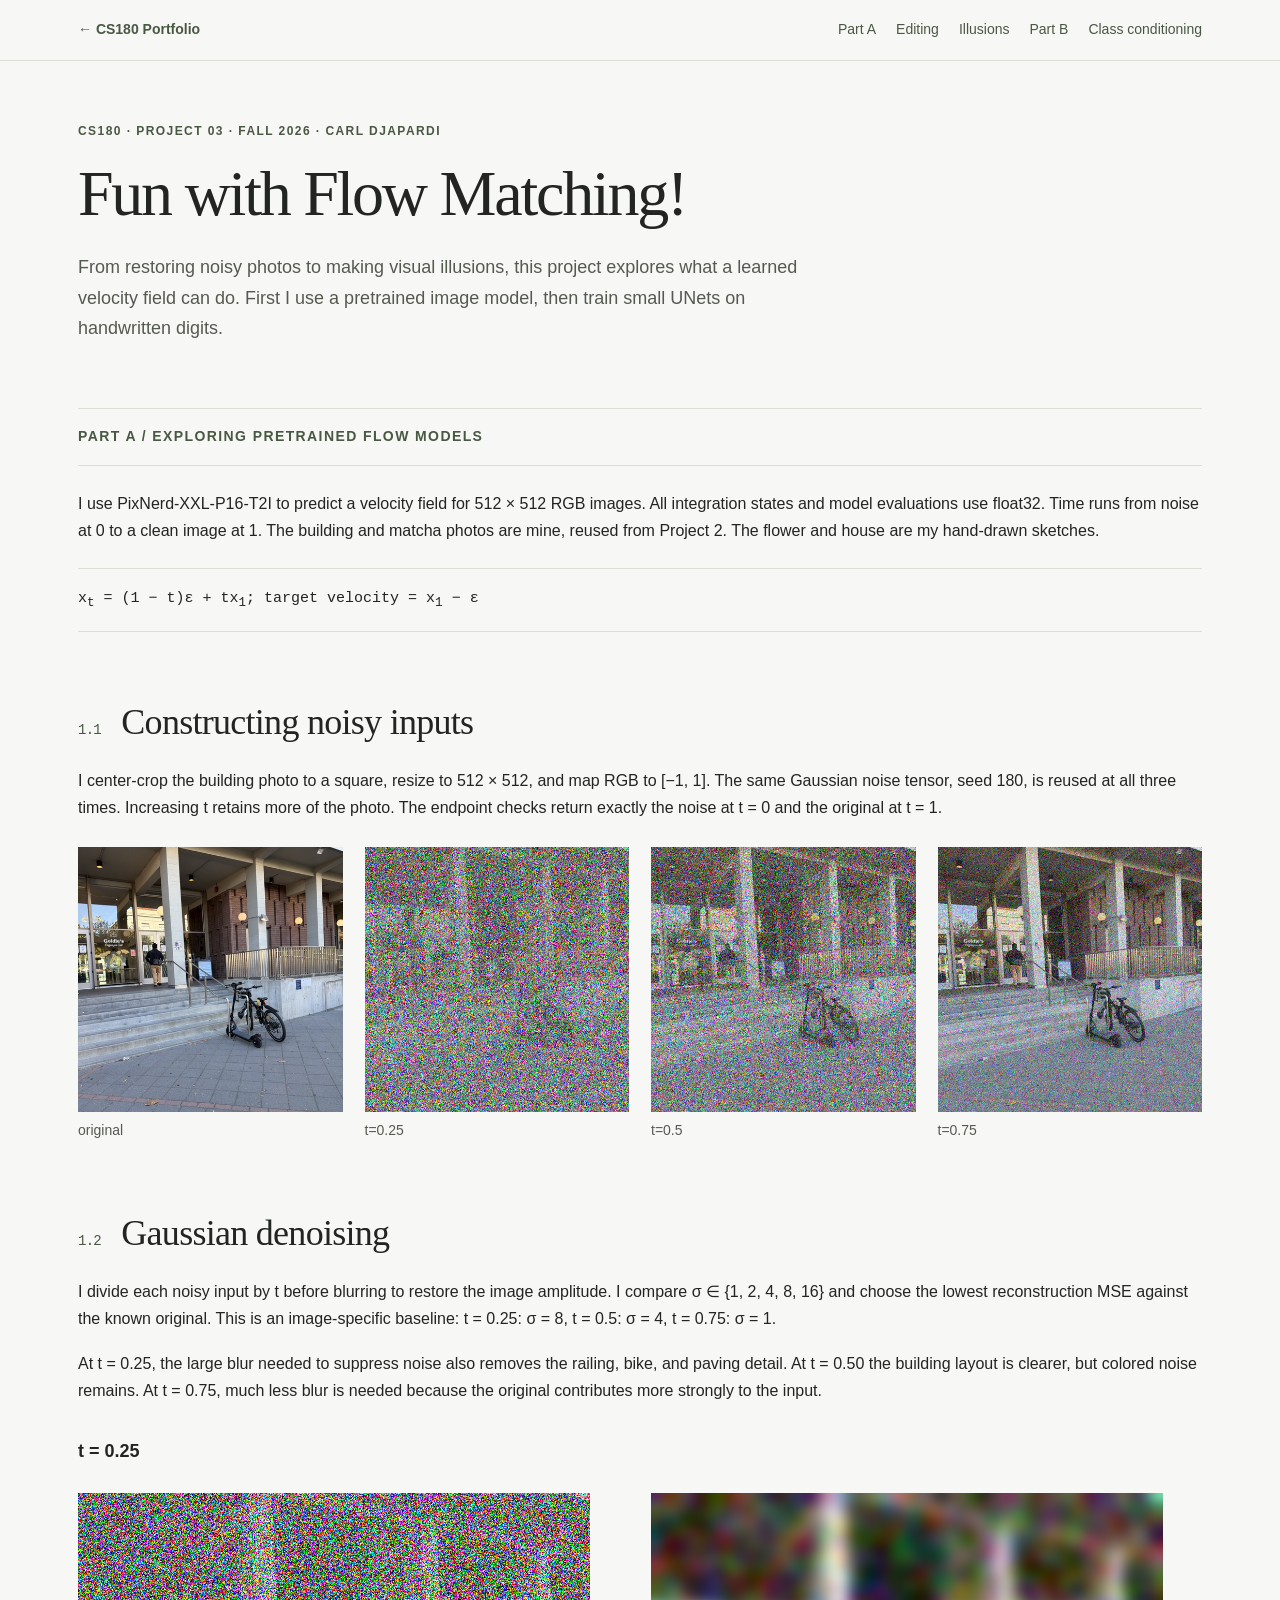
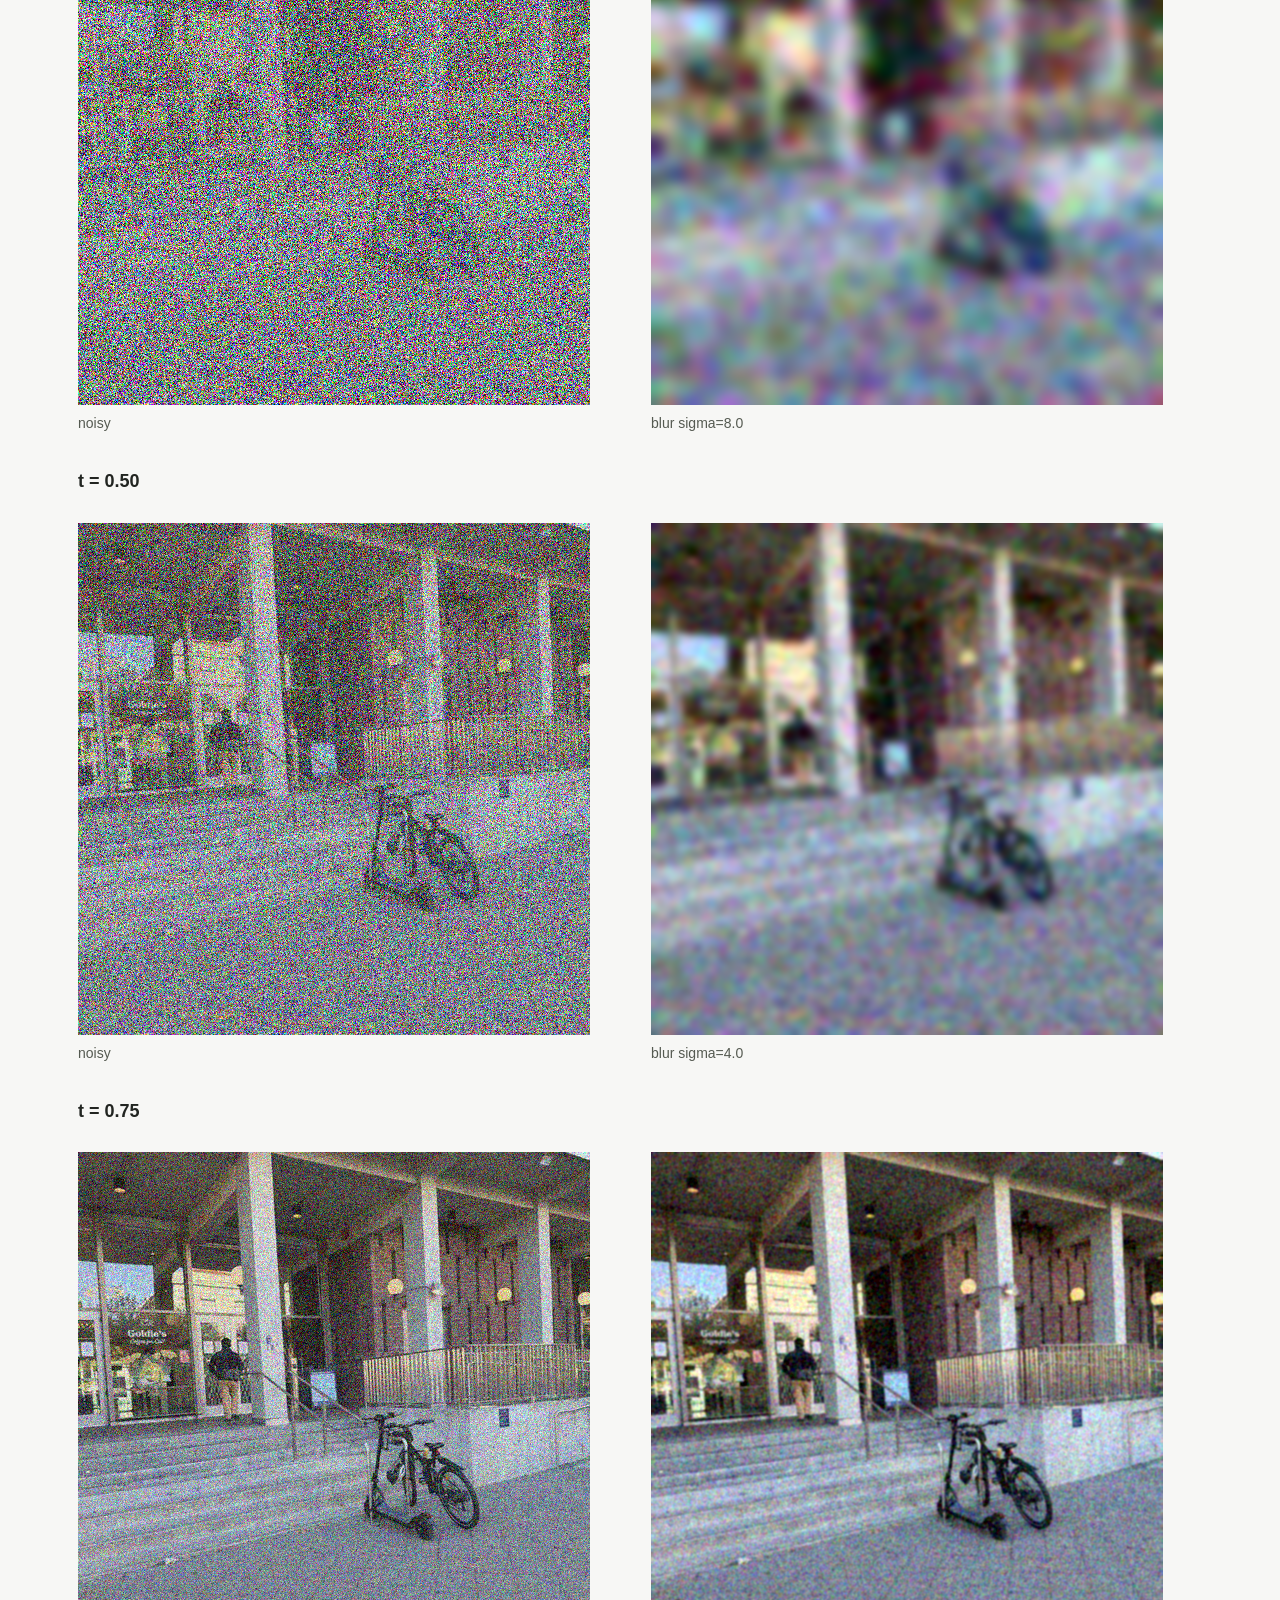
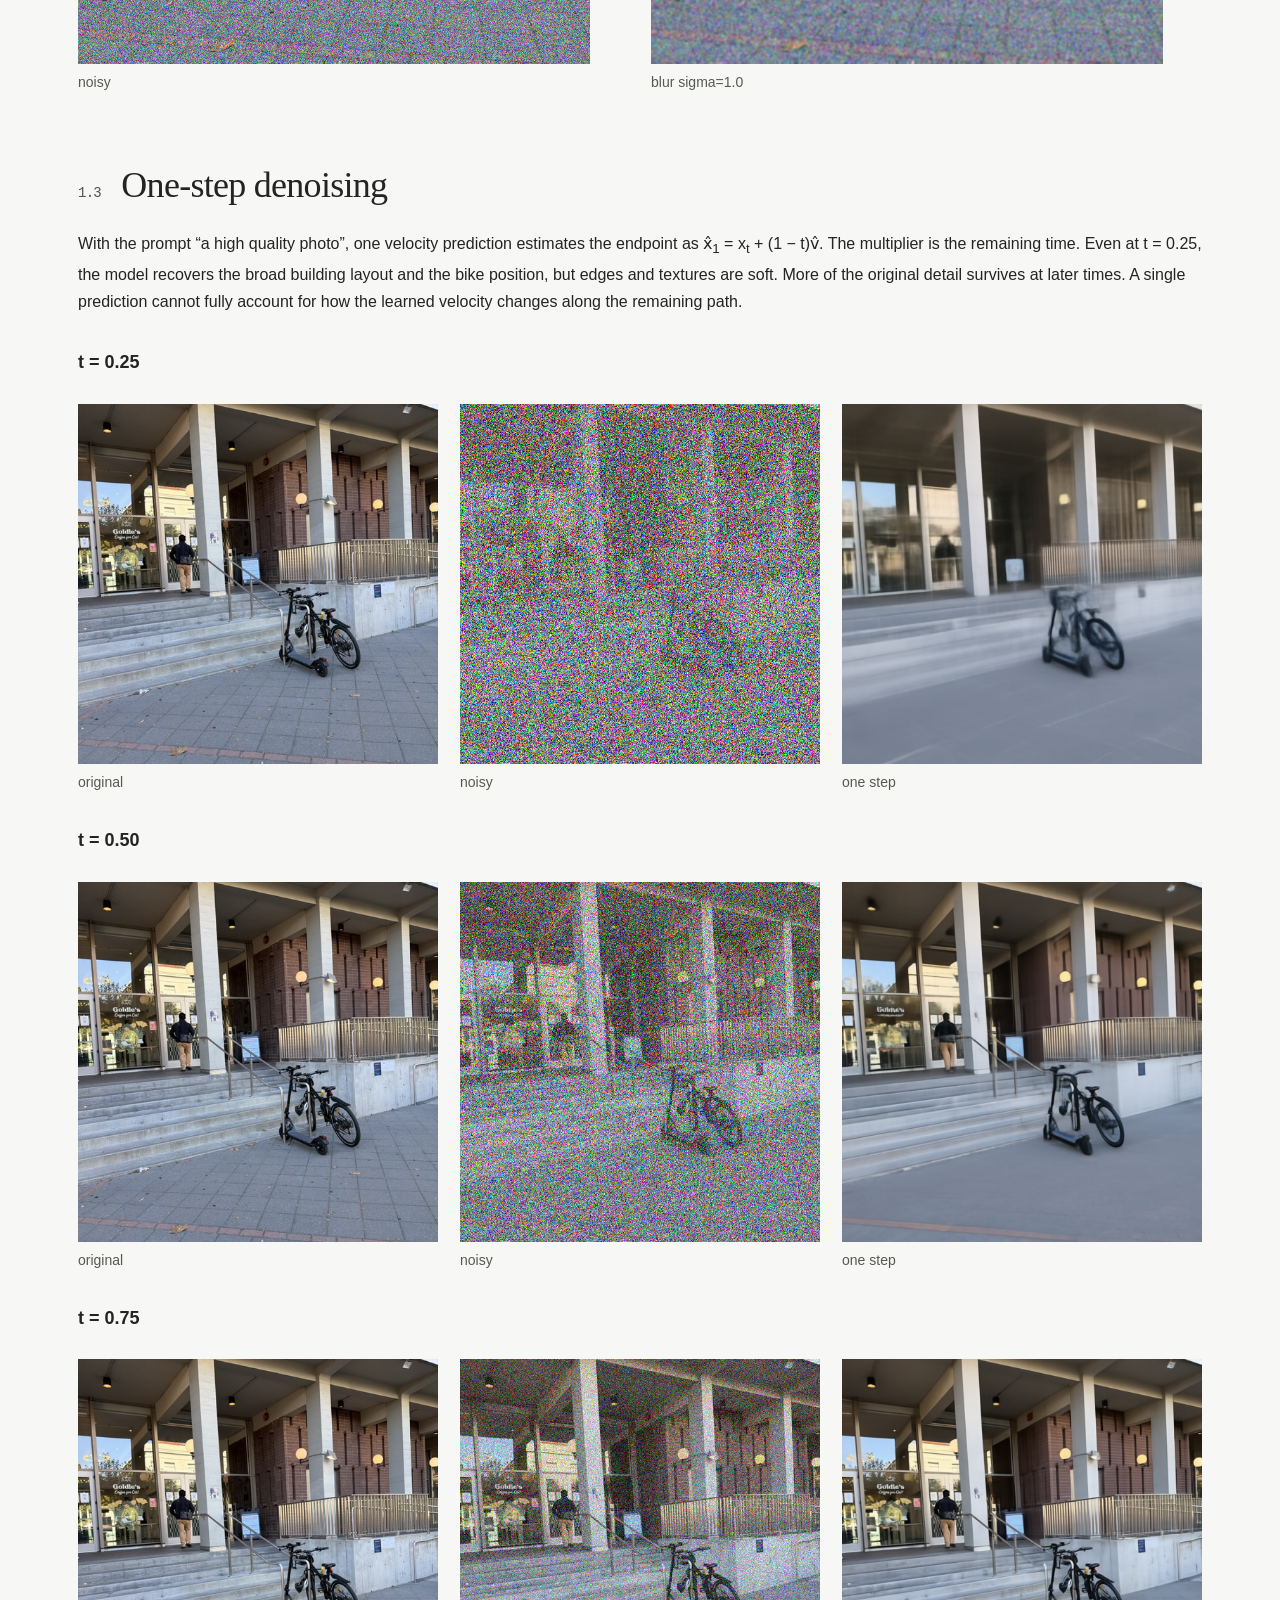
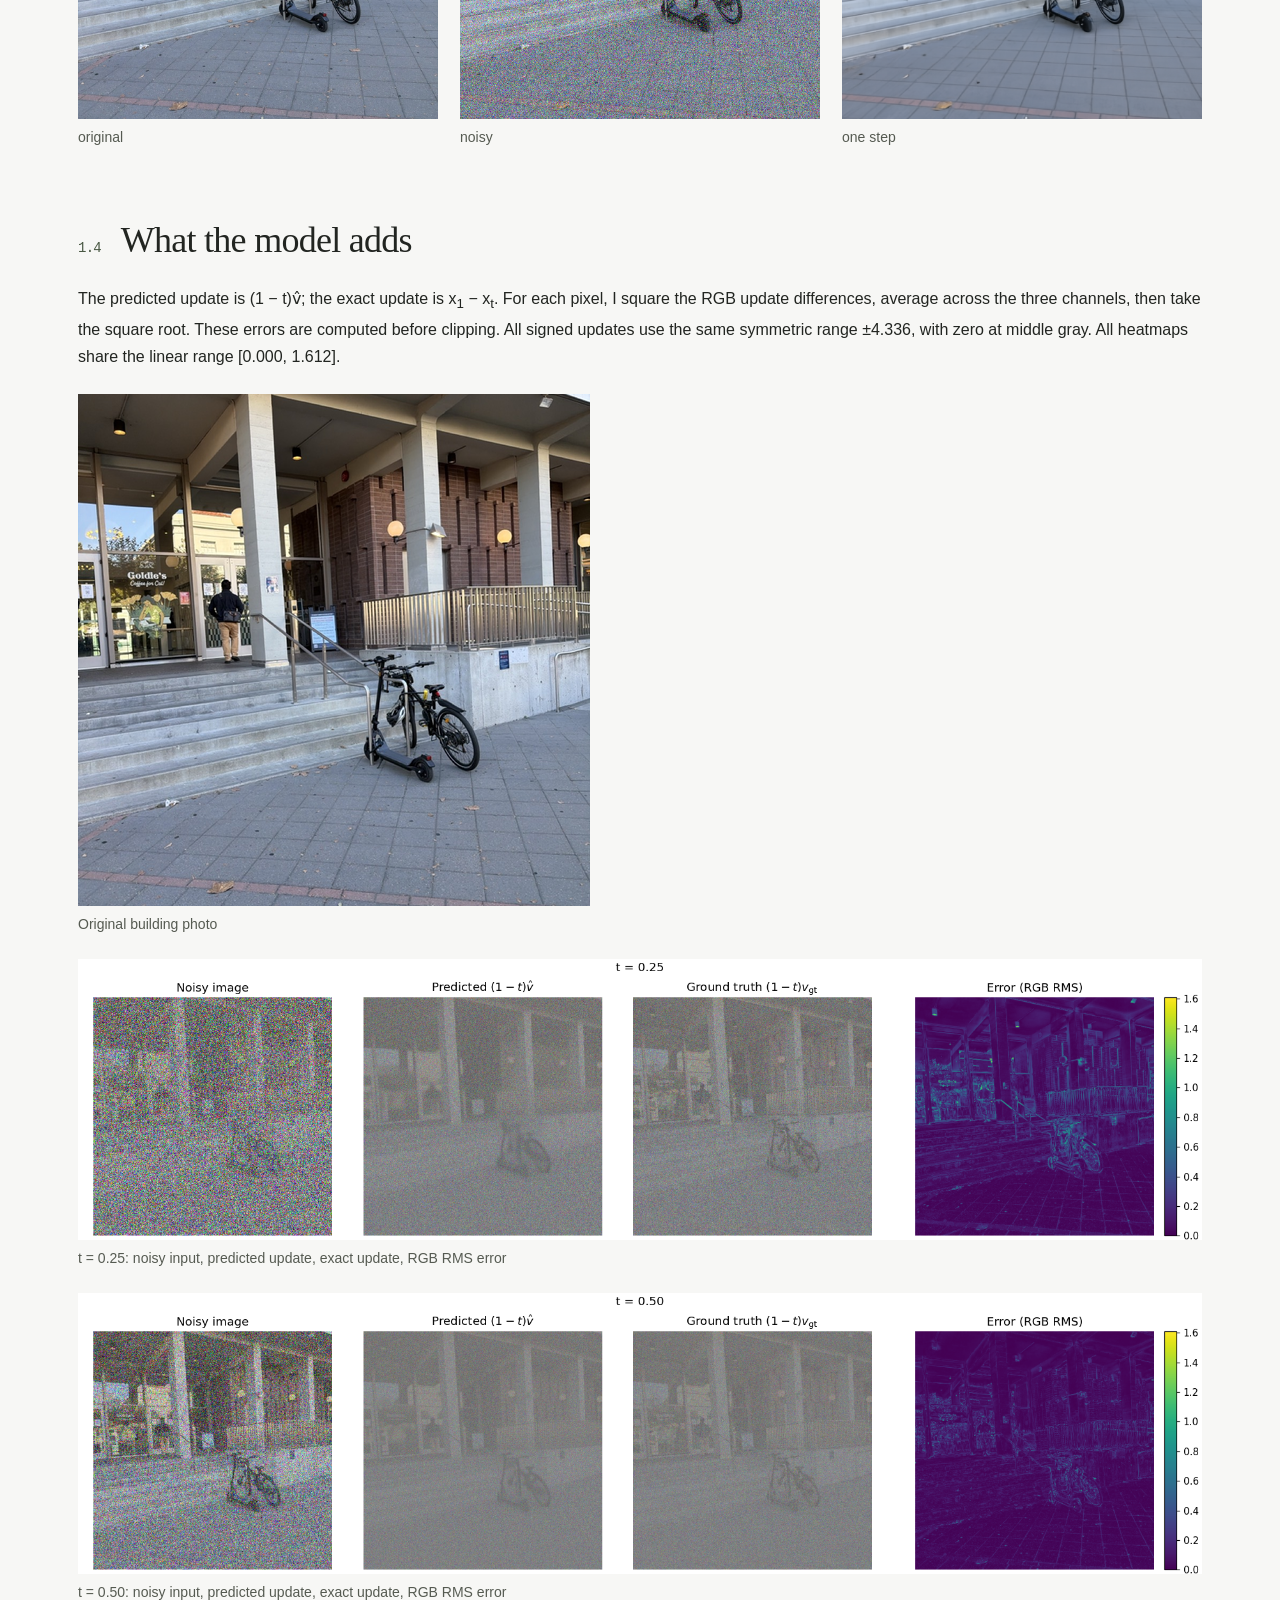
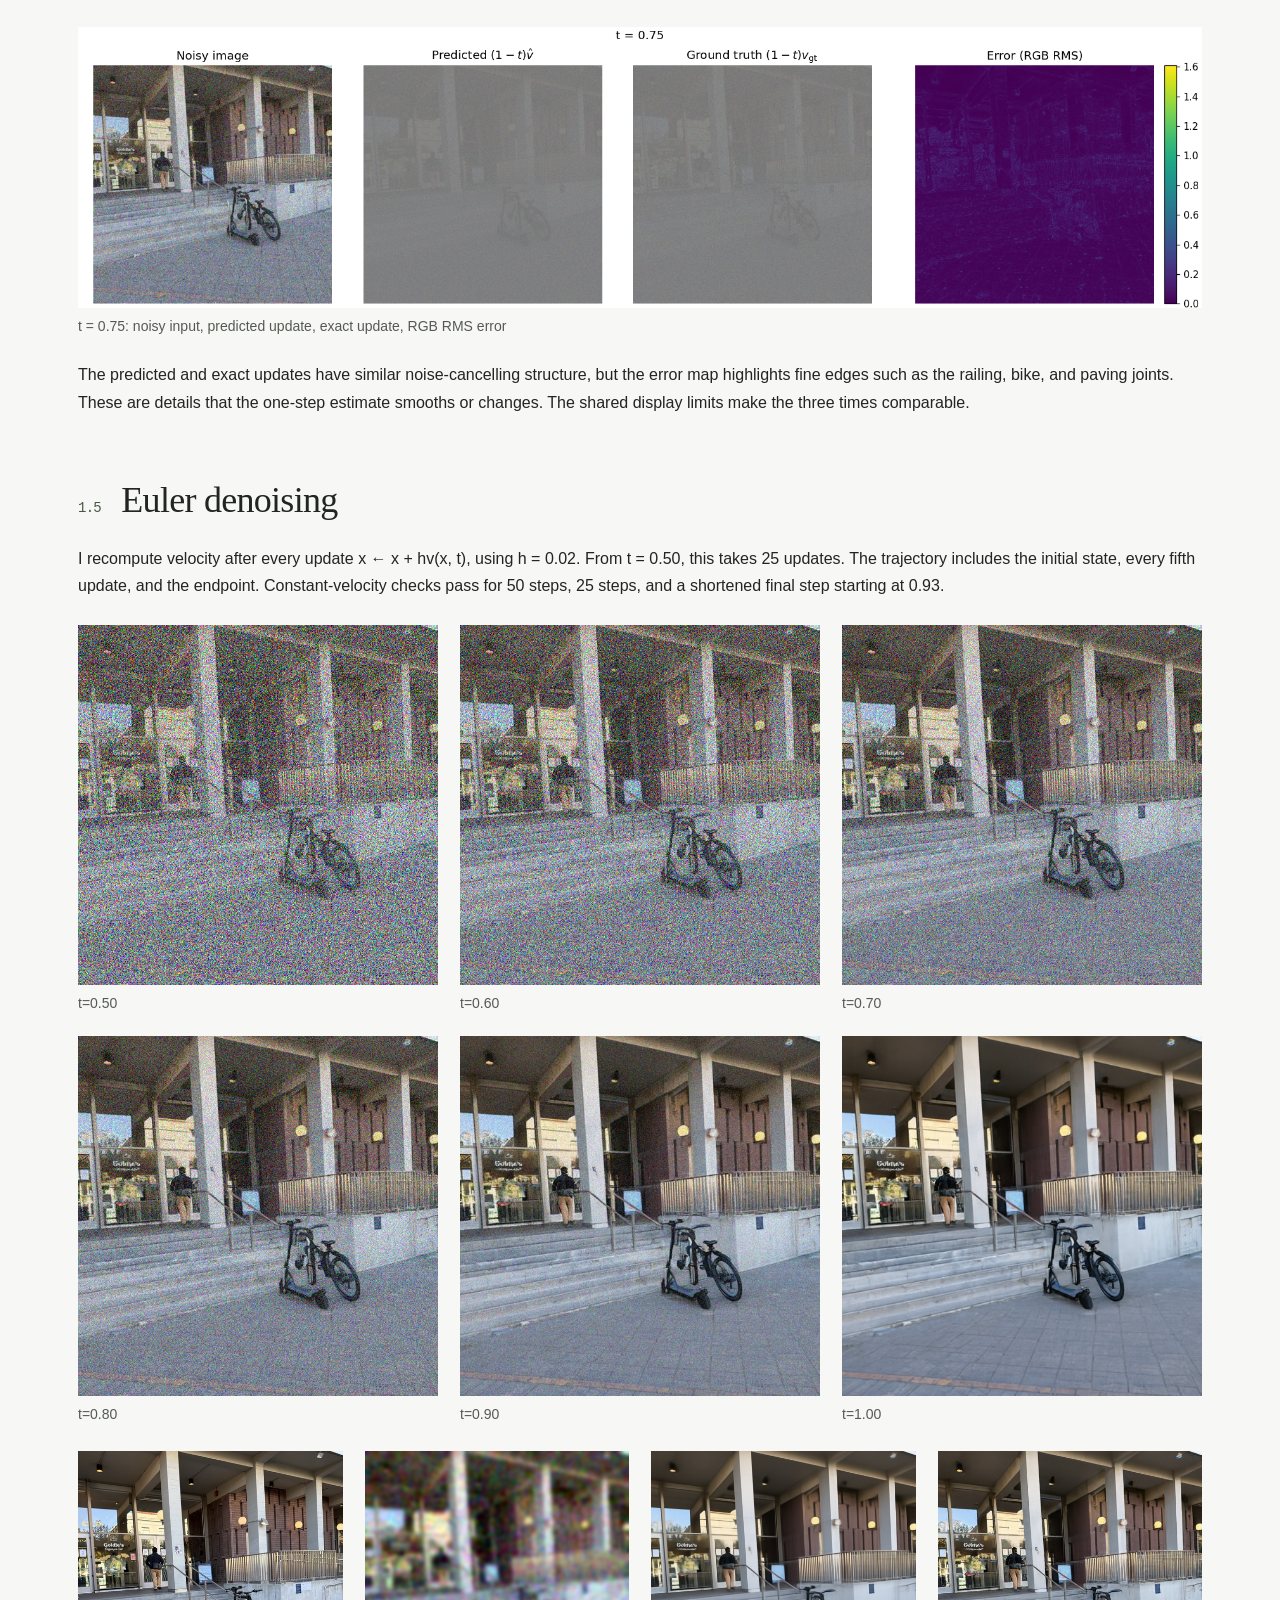
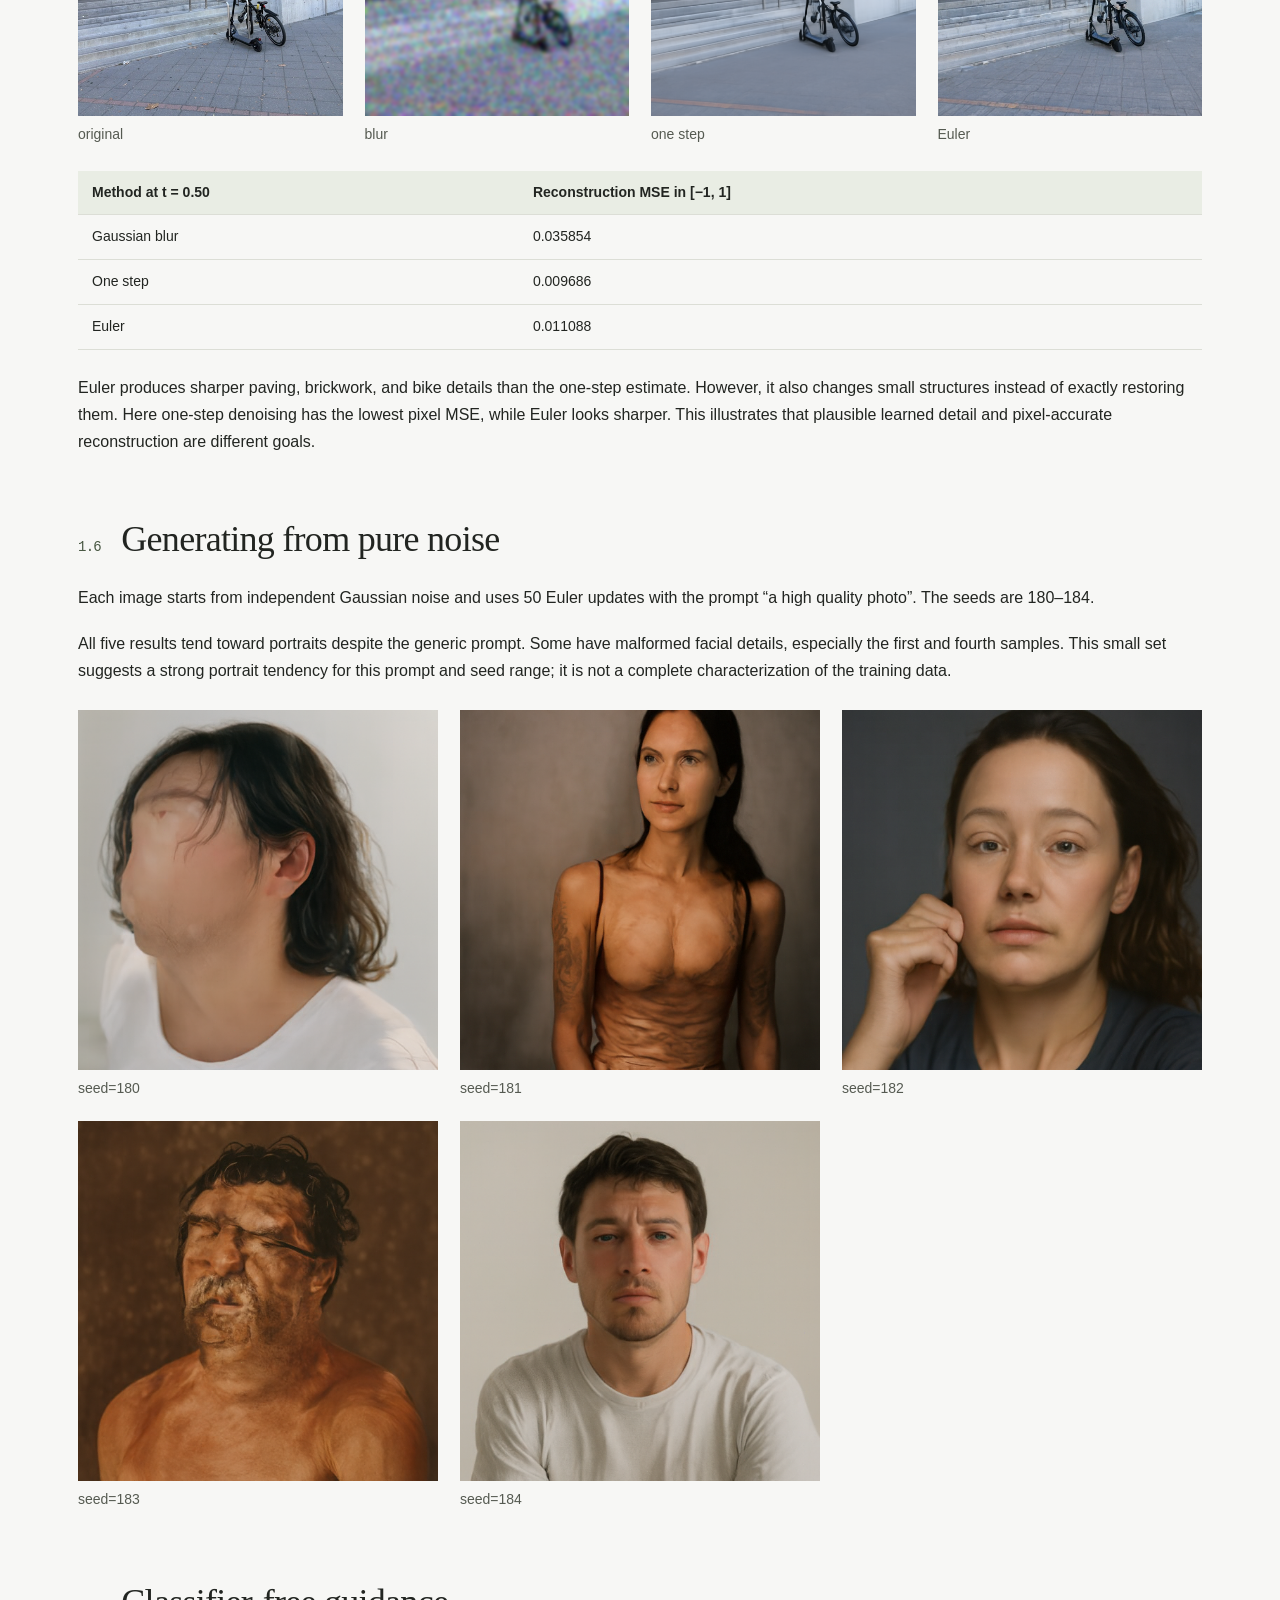
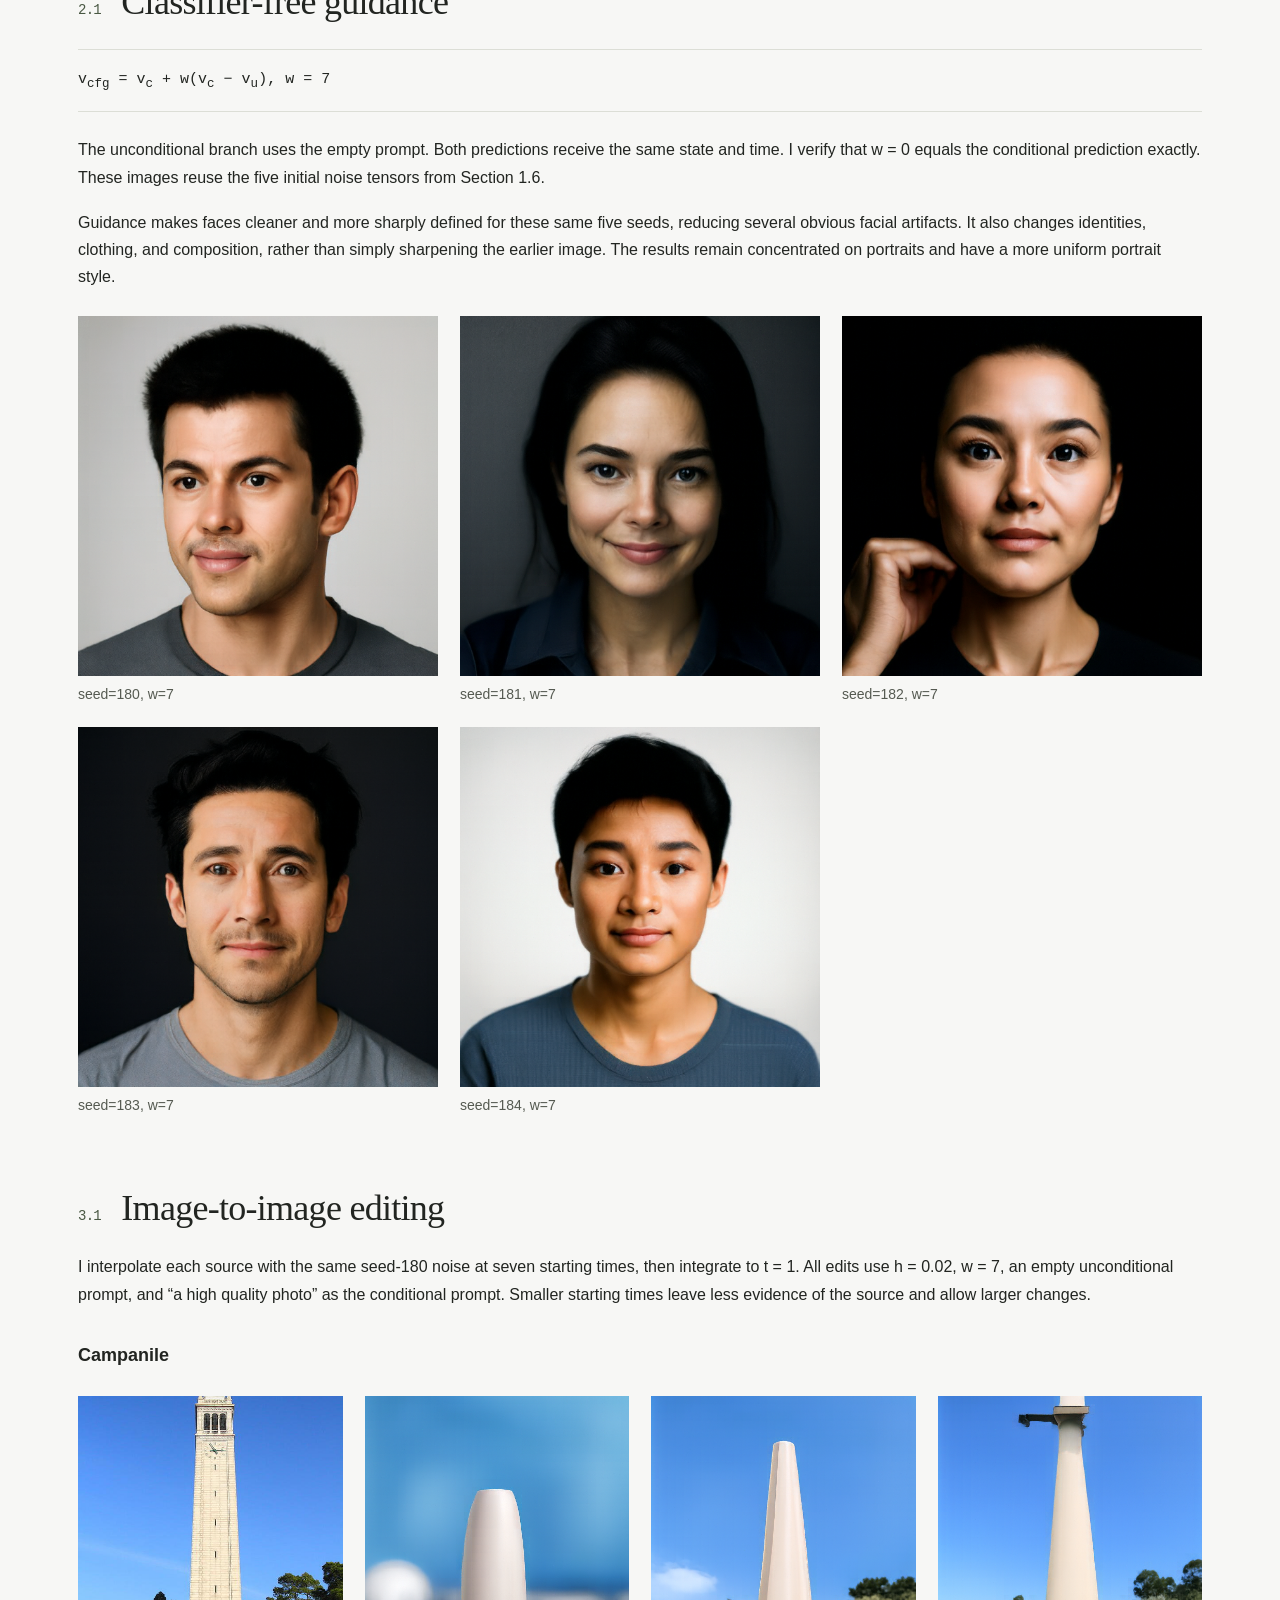
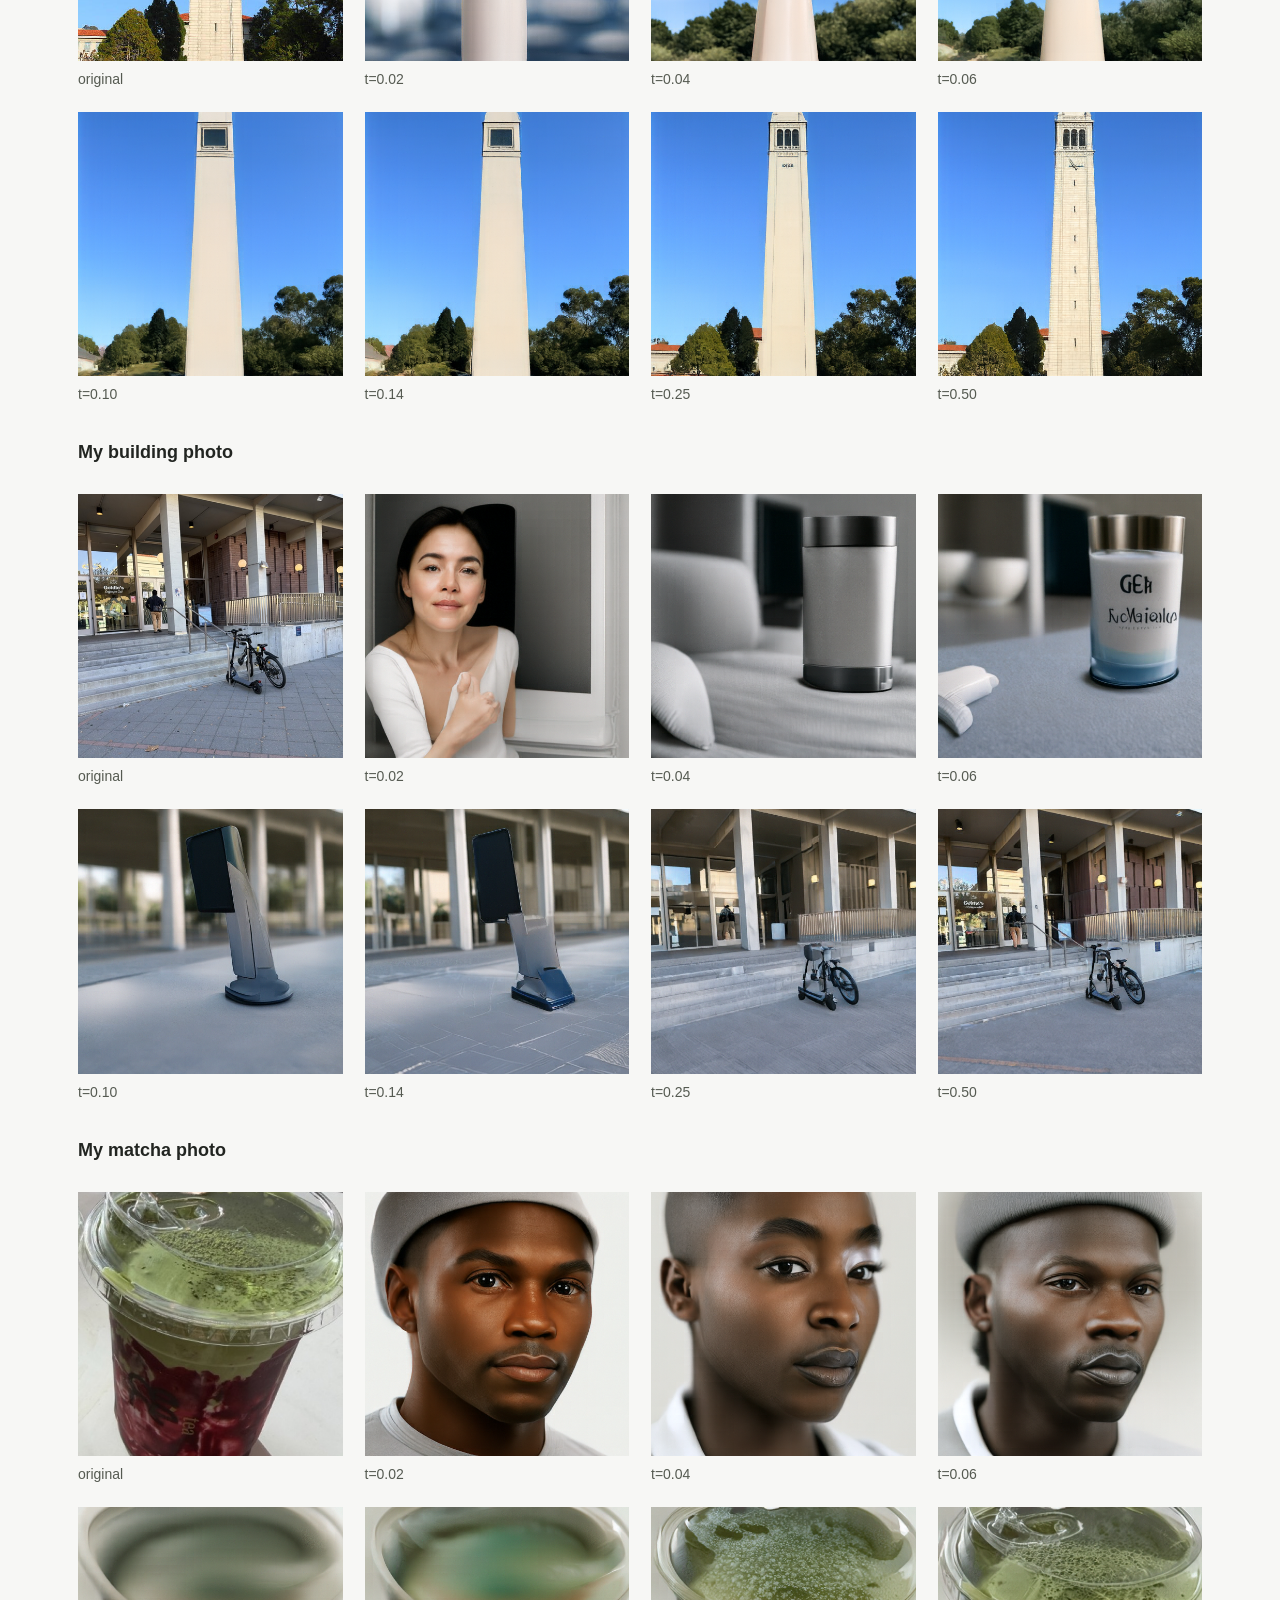
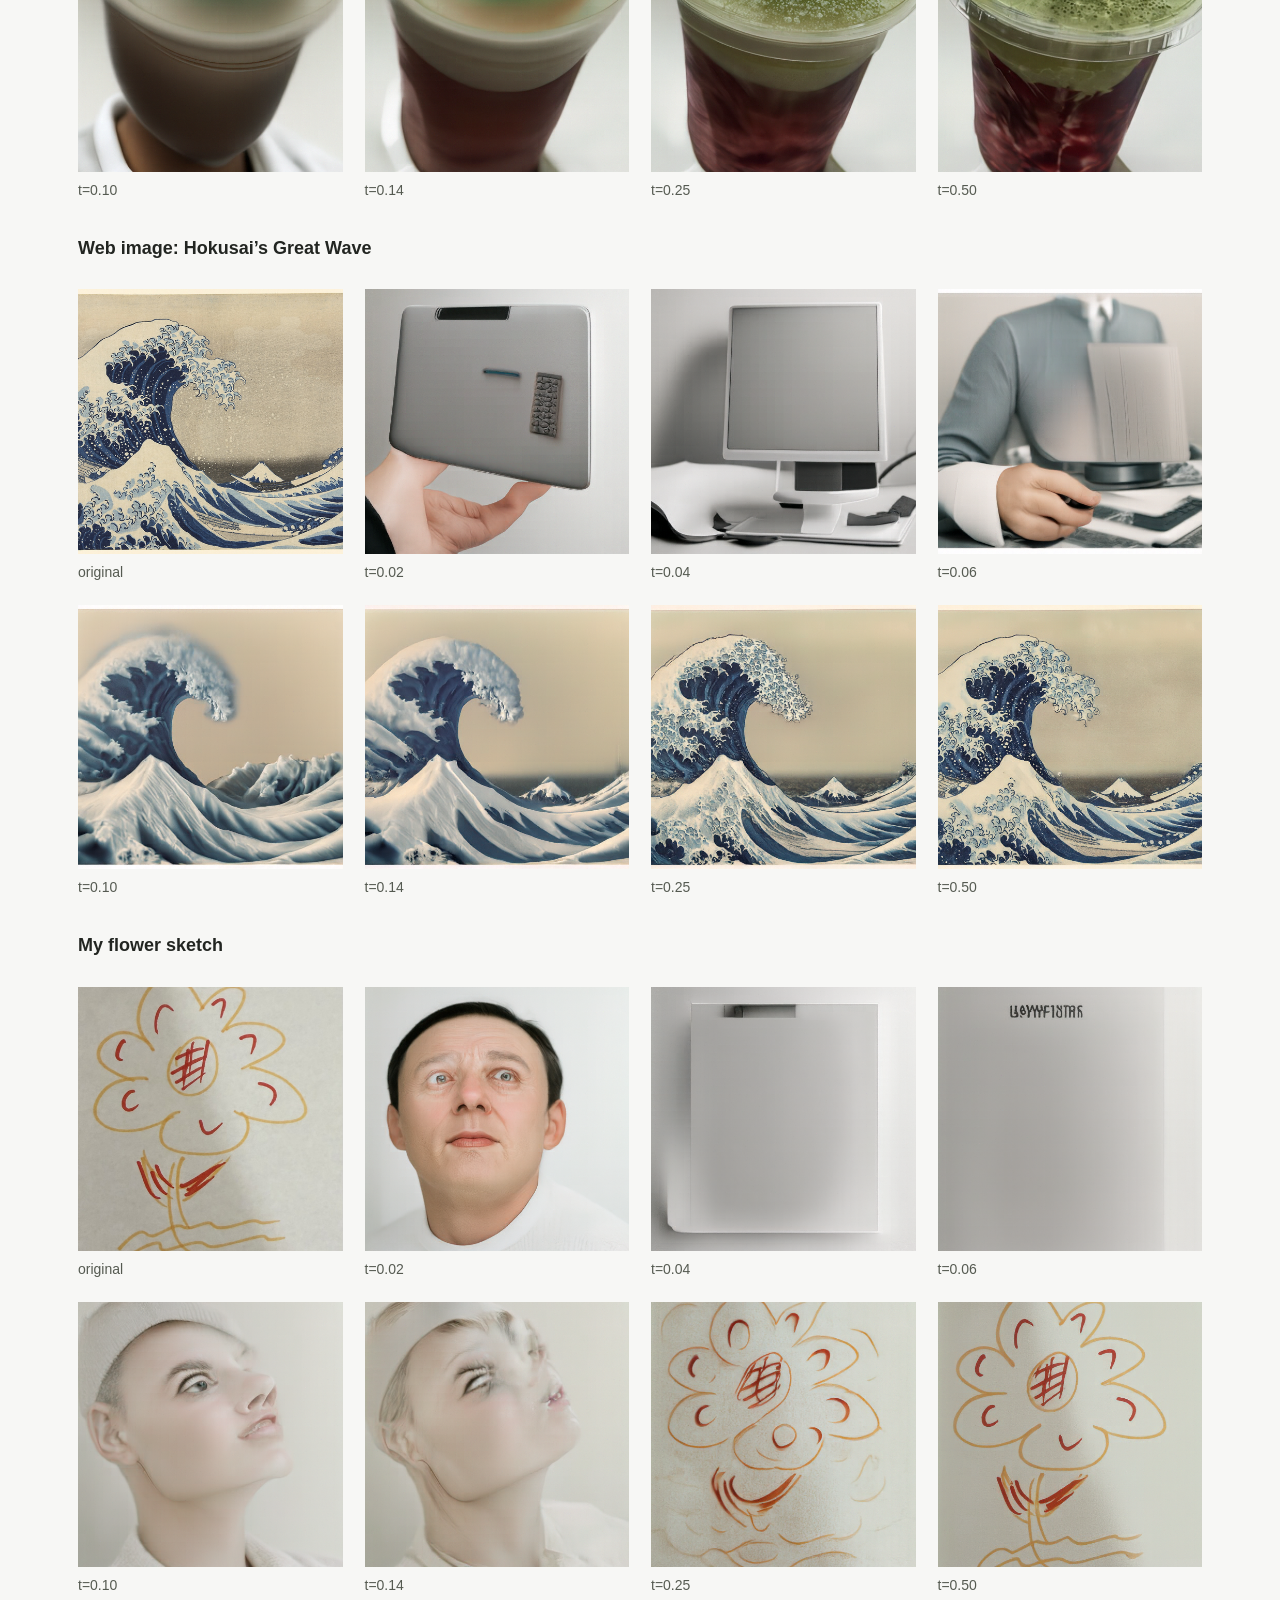
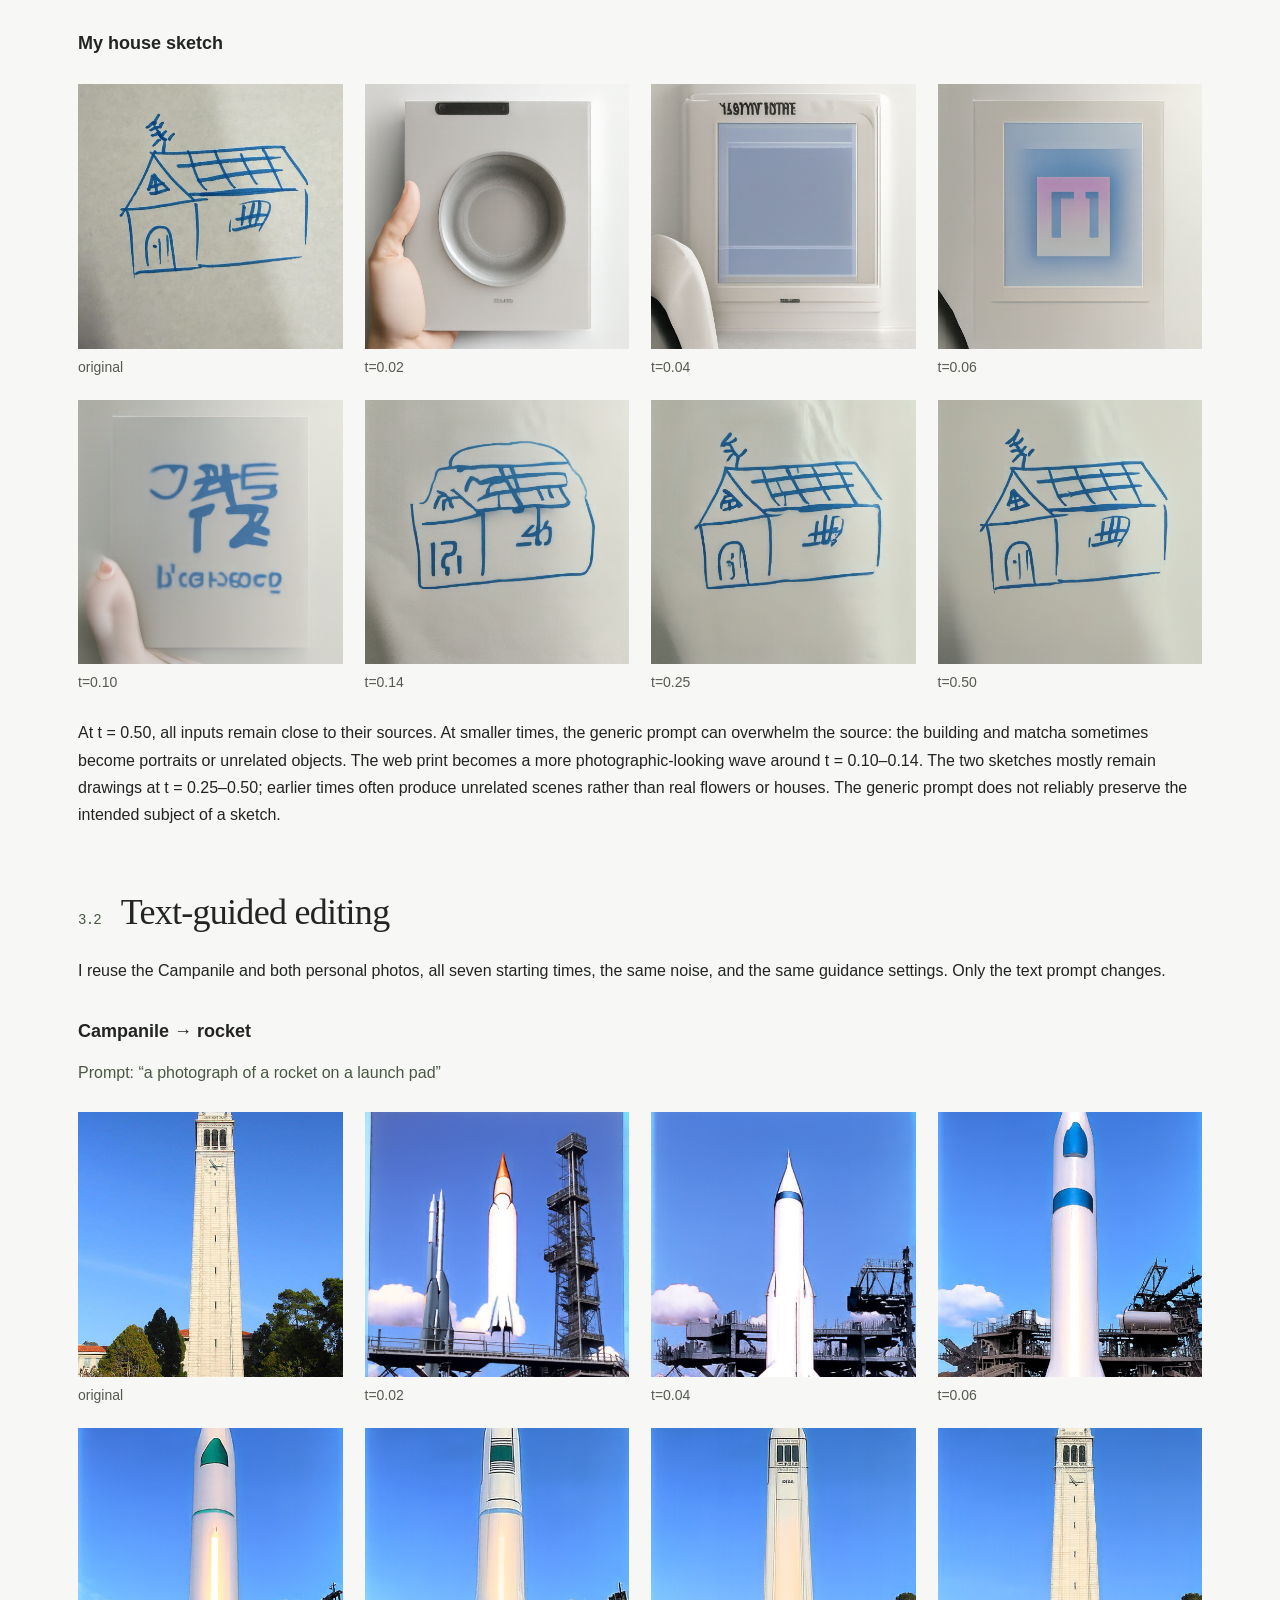
<file: proj3/proj3_index.html>
<!doctype html>
<html lang="en"><head><meta charset="UTF-8" /><meta name="viewport" content="width=device-width, initial-scale=1" />
<meta name="description" content="CS180 Project 3 by Carl Djapardi: pretrained flow models, image editing, visual illusions, and MNIST flow matching." />
<title>CS180 Project 3 · Fun with Flow Matching!</title><link rel="stylesheet" href="styles.css?v=1" /></head>
<body><a class="skip-link" href="#main">Skip to content</a><header class="site-header"><nav class="nav" aria-label="Project navigation">
<a class="nav-brand" href="../index.html">← CS180 Portfolio</a><div class="nav-links"><a href="#part-a">Part A</a><a href="#editing">Editing</a>
<a href="#anagrams">Illusions</a><a href="#part-b">Part B</a><a href="#class-flow">Class conditioning</a></div></nav></header>
<main id="main"><div class="intro"><p class="eyebrow">CS180 · Project 03 · Fall 2026 · Carl Djapardi</p><h1>Fun with Flow Matching!</h1>
<p class="hero-description">From restoring noisy photos to making visual illusions, this project explores what a learned velocity field can do.
First I use a pretrained image model, then train small UNets on handwritten digits.</p>
</div>
<article id="report-a"><div id="part-a" class="part-heading">Part A / Exploring pretrained flow models</div><p>I use PixNerd-XXL-P16-T2I to predict a velocity field for 512 × 512 RGB images. All integration states and model evaluations use float32. Time runs from noise at 0 to a clean image at 1. The building and matcha photos are mine, reused from Project 2. The flower and house are my hand-drawn sketches.</p><div class="equation">x<sub>t</sub> = (1 − t)ε + tx<sub>1</sub>; target velocity = x<sub>1</sub> − ε</div><section id="noising"><h2><span>1.1</span> Constructing noisy inputs</h2><p>I center-crop the building photo to a square, resize to 512 × 512, and map RGB to [−1, 1]. The same Gaussian noise tensor, seed 180, is reused at all three times. Increasing t retains more of the photo. The endpoint checks return exactly the noise at t = 0 and the original at t = 1.</p><div class="gallery columns-4"><figure class="square"><a href="assets/parta/training_inputs_tile_0.png"><img src="assets/parta/training_inputs_tile_0.png" alt="original" width="512" height="512" loading="lazy" /></a><figcaption>original</figcaption></figure><figure class="square"><a href="assets/parta/training_inputs_tile_1.png"><img src="assets/parta/training_inputs_tile_1.png" alt="t=0.25" width="512" height="512" loading="lazy" /></a><figcaption>t=0.25</figcaption></figure><figure class="square"><a href="assets/parta/training_inputs_tile_2.png"><img src="assets/parta/training_inputs_tile_2.png" alt="t=0.5" width="512" height="512" loading="lazy" /></a><figcaption>t=0.5</figcaption></figure><figure class="square"><a href="assets/parta/training_inputs_tile_3.png"><img src="assets/parta/training_inputs_tile_3.png" alt="t=0.75" width="512" height="512" loading="lazy" /></a><figcaption>t=0.75</figcaption></figure></div></section><section id="gaussian"><h2><span>1.2</span> Gaussian denoising</h2><p>I divide each noisy input by t before blurring to restore the image amplitude. I compare σ ∈ {1, 2, 4, 8, 16} and choose the lowest reconstruction MSE against the known original. This is an image-specific baseline: t = 0.25: σ = 8, t = 0.5: σ = 4, t = 0.75: σ = 1.</p><p>At t = 0.25, the large blur needed to suppress noise also removes the railing, bike, and paving detail. At t = 0.50 the building layout is clearer, but colored noise remains. At t = 0.75, much less blur is needed because the original contributes more strongly to the input.</p><h3>t = 0.25</h3><div class="gallery columns-2"><figure class="square"><a href="assets/parta/blur_0.25_tile_0.png"><img src="assets/parta/blur_0.25_tile_0.png" alt="noisy" width="512" height="512" loading="lazy" /></a><figcaption>noisy</figcaption></figure><figure class="square"><a href="assets/parta/blur_0.25_tile_1.png"><img src="assets/parta/blur_0.25_tile_1.png" alt="blur sigma=8.0" width="512" height="512" loading="lazy" /></a><figcaption>blur sigma=8.0</figcaption></figure></div><h3>t = 0.50</h3><div class="gallery columns-2"><figure class="square"><a href="assets/parta/blur_0.5_tile_0.png"><img src="assets/parta/blur_0.5_tile_0.png" alt="noisy" width="512" height="512" loading="lazy" /></a><figcaption>noisy</figcaption></figure><figure class="square"><a href="assets/parta/blur_0.5_tile_1.png"><img src="assets/parta/blur_0.5_tile_1.png" alt="blur sigma=4.0" width="512" height="512" loading="lazy" /></a><figcaption>blur sigma=4.0</figcaption></figure></div><h3>t = 0.75</h3><div class="gallery columns-2"><figure class="square"><a href="assets/parta/blur_0.75_tile_0.png"><img src="assets/parta/blur_0.75_tile_0.png" alt="noisy" width="512" height="512" loading="lazy" /></a><figcaption>noisy</figcaption></figure><figure class="square"><a href="assets/parta/blur_0.75_tile_1.png"><img src="assets/parta/blur_0.75_tile_1.png" alt="blur sigma=1.0" width="512" height="512" loading="lazy" /></a><figcaption>blur sigma=1.0</figcaption></figure></div></section><section id="one-step"><h2><span>1.3</span> One-step denoising</h2><p>With the prompt “a high quality photo”, one velocity prediction estimates the endpoint as x̂<sub>1</sub> = x<sub>t</sub> + (1 − t)v̂. The multiplier is the remaining time. Even at t = 0.25, the model recovers the broad building layout and the bike position, but edges and textures are soft. More of the original detail survives at later times. A single prediction cannot fully account for how the learned velocity changes along the remaining path.</p><h3>t = 0.25</h3><div class="gallery columns-3"><figure class="square"><a href="assets/parta/one_step_0.25_tile_0.png"><img src="assets/parta/one_step_0.25_tile_0.png" alt="original" width="512" height="512" loading="lazy" /></a><figcaption>original</figcaption></figure><figure class="square"><a href="assets/parta/one_step_0.25_tile_1.png"><img src="assets/parta/one_step_0.25_tile_1.png" alt="noisy" width="512" height="512" loading="lazy" /></a><figcaption>noisy</figcaption></figure><figure class="square"><a href="assets/parta/one_step_0.25_tile_2.png"><img src="assets/parta/one_step_0.25_tile_2.png" alt="one step" width="512" height="512" loading="lazy" /></a><figcaption>one step</figcaption></figure></div><h3>t = 0.50</h3><div class="gallery columns-3"><figure class="square"><a href="assets/parta/one_step_0.5_tile_0.png"><img src="assets/parta/one_step_0.5_tile_0.png" alt="original" width="512" height="512" loading="lazy" /></a><figcaption>original</figcaption></figure><figure class="square"><a href="assets/parta/one_step_0.5_tile_1.png"><img src="assets/parta/one_step_0.5_tile_1.png" alt="noisy" width="512" height="512" loading="lazy" /></a><figcaption>noisy</figcaption></figure><figure class="square"><a href="assets/parta/one_step_0.5_tile_2.png"><img src="assets/parta/one_step_0.5_tile_2.png" alt="one step" width="512" height="512" loading="lazy" /></a><figcaption>one step</figcaption></figure></div><h3>t = 0.75</h3><div class="gallery columns-3"><figure class="square"><a href="assets/parta/one_step_0.75_tile_0.png"><img src="assets/parta/one_step_0.75_tile_0.png" alt="original" width="512" height="512" loading="lazy" /></a><figcaption>original</figcaption></figure><figure class="square"><a href="assets/parta/one_step_0.75_tile_1.png"><img src="assets/parta/one_step_0.75_tile_1.png" alt="noisy" width="512" height="512" loading="lazy" /></a><figcaption>noisy</figcaption></figure><figure class="square"><a href="assets/parta/one_step_0.75_tile_2.png"><img src="assets/parta/one_step_0.75_tile_2.png" alt="one step" width="512" height="512" loading="lazy" /></a><figcaption>one step</figcaption></figure></div></section><section id="velocity"><h2><span>1.4</span> What the model adds</h2><p>The predicted update is (1 − t)v̂; the exact update is x<sub>1</sub> − x<sub>t</sub>. For each pixel, I square the RGB update differences, average across the three channels, then take the square root. These errors are computed before clipping. All signed updates use the same symmetric range ±4.336, with zero at middle gray. All heatmaps share the linear range [0.000, 1.612].</p><figure class="square"><a href="assets/parta/velocity_original.png"><img src="assets/parta/velocity_original.png" alt="Original building photo" width="512" height="512" loading="lazy" /></a><figcaption>Original building photo</figcaption></figure><figure class=""><a href="assets/parta/velocity_0.25.png"><img src="assets/parta/velocity_0.25.png" alt="t = 0.25: noisy input, predicted update, exact update, RGB RMS error" width="1760" height="440" loading="lazy" /></a><figcaption>t = 0.25: noisy input, predicted update, exact update, RGB RMS error</figcaption></figure><figure class=""><a href="assets/parta/velocity_0.50.png"><img src="assets/parta/velocity_0.50.png" alt="t = 0.50: noisy input, predicted update, exact update, RGB RMS error" width="1760" height="440" loading="lazy" /></a><figcaption>t = 0.50: noisy input, predicted update, exact update, RGB RMS error</figcaption></figure><figure class=""><a href="assets/parta/velocity_0.75.png"><img src="assets/parta/velocity_0.75.png" alt="t = 0.75: noisy input, predicted update, exact update, RGB RMS error" width="1760" height="440" loading="lazy" /></a><figcaption>t = 0.75: noisy input, predicted update, exact update, RGB RMS error</figcaption></figure><p>The predicted and exact updates have similar noise-cancelling structure, but the error map highlights fine edges such as the railing, bike, and paving joints. These are details that the one-step estimate smooths or changes. The shared display limits make the three times comparable.</p></section><section id="euler"><h2><span>1.5</span> Euler denoising</h2><p>I recompute velocity after every update x ← x + hv(x, t), using h = 0.02. From t = 0.50, this takes 25 updates. The trajectory includes the initial state, every fifth update, and the endpoint. Constant-velocity checks pass for 50 steps, 25 steps, and a shortened final step starting at 0.93.</p><div class="gallery columns-3"><figure class="square"><a href="assets/parta/trajectory_tile_0.png"><img src="assets/parta/trajectory_tile_0.png" alt="t=0.50" width="512" height="512" loading="lazy" /></a><figcaption>t=0.50</figcaption></figure><figure class="square"><a href="assets/parta/trajectory_tile_1.png"><img src="assets/parta/trajectory_tile_1.png" alt="t=0.60" width="512" height="512" loading="lazy" /></a><figcaption>t=0.60</figcaption></figure><figure class="square"><a href="assets/parta/trajectory_tile_2.png"><img src="assets/parta/trajectory_tile_2.png" alt="t=0.70" width="512" height="512" loading="lazy" /></a><figcaption>t=0.70</figcaption></figure><figure class="square"><a href="assets/parta/trajectory_tile_3.png"><img src="assets/parta/trajectory_tile_3.png" alt="t=0.80" width="512" height="512" loading="lazy" /></a><figcaption>t=0.80</figcaption></figure><figure class="square"><a href="assets/parta/trajectory_tile_4.png"><img src="assets/parta/trajectory_tile_4.png" alt="t=0.90" width="512" height="512" loading="lazy" /></a><figcaption>t=0.90</figcaption></figure><figure class="square"><a href="assets/parta/trajectory_tile_5.png"><img src="assets/parta/trajectory_tile_5.png" alt="t=1.00" width="512" height="512" loading="lazy" /></a><figcaption>t=1.00</figcaption></figure></div><div class="gallery columns-4"><figure class="square"><a href="assets/parta/comparison_tile_0.png"><img src="assets/parta/comparison_tile_0.png" alt="original" width="512" height="512" loading="lazy" /></a><figcaption>original</figcaption></figure><figure class="square"><a href="assets/parta/comparison_tile_1.png"><img src="assets/parta/comparison_tile_1.png" alt="blur" width="512" height="512" loading="lazy" /></a><figcaption>blur</figcaption></figure><figure class="square"><a href="assets/parta/comparison_tile_2.png"><img src="assets/parta/comparison_tile_2.png" alt="one step" width="512" height="512" loading="lazy" /></a><figcaption>one step</figcaption></figure><figure class="square"><a href="assets/parta/comparison_tile_3.png"><img src="assets/parta/comparison_tile_3.png" alt="Euler" width="512" height="512" loading="lazy" /></a><figcaption>Euler</figcaption></figure></div><table><thead><tr><th>Method at t = 0.50</th><th>Reconstruction MSE in [−1, 1]</th></tr></thead><tbody><tr><td>Gaussian blur</td><td>0.035854</td></tr><tr><td>One step</td><td>0.009686</td></tr><tr><td>Euler</td><td>0.011088</td></tr></tbody></table><p>Euler produces sharper paving, brickwork, and bike details than the one-step estimate. However, it also changes small structures instead of exactly restoring them. Here one-step denoising has the lowest pixel MSE, while Euler looks sharper. This illustrates that plausible learned detail and pixel-accurate reconstruction are different goals.</p></section><section id="generation"><h2><span>1.6</span> Generating from pure noise</h2><p>Each image starts from independent Gaussian noise and uses 50 Euler updates with the prompt “a high quality photo”. The seeds are 180–184.</p><p>All five results tend toward portraits despite the generic prompt. Some have malformed facial details, especially the first and fourth samples. This small set suggests a strong portrait tendency for this prompt and seed range; it is not a complete characterization of the training data.</p><div class="gallery columns-3"><figure class="square"><a href="assets/parta/conditional_samples_tile_0.png"><img src="assets/parta/conditional_samples_tile_0.png" alt="seed=180" width="512" height="512" loading="lazy" /></a><figcaption>seed=180</figcaption></figure><figure class="square"><a href="assets/parta/conditional_samples_tile_1.png"><img src="assets/parta/conditional_samples_tile_1.png" alt="seed=181" width="512" height="512" loading="lazy" /></a><figcaption>seed=181</figcaption></figure><figure class="square"><a href="assets/parta/conditional_samples_tile_2.png"><img src="assets/parta/conditional_samples_tile_2.png" alt="seed=182" width="512" height="512" loading="lazy" /></a><figcaption>seed=182</figcaption></figure><figure class="square"><a href="assets/parta/conditional_samples_tile_3.png"><img src="assets/parta/conditional_samples_tile_3.png" alt="seed=183" width="512" height="512" loading="lazy" /></a><figcaption>seed=183</figcaption></figure><figure class="square"><a href="assets/parta/conditional_samples_tile_4.png"><img src="assets/parta/conditional_samples_tile_4.png" alt="seed=184" width="512" height="512" loading="lazy" /></a><figcaption>seed=184</figcaption></figure></div></section><section id="guidance"><h2><span>2.1</span> Classifier-free guidance</h2><div class="equation">v<sub>cfg</sub> = v<sub>c</sub> + w(v<sub>c</sub> − v<sub>u</sub>), w = 7</div><p>The unconditional branch uses the empty prompt. Both predictions receive the same state and time. I verify that w = 0 equals the conditional prediction exactly. These images reuse the five initial noise tensors from Section 1.6.</p><p>Guidance makes faces cleaner and more sharply defined for these same five seeds, reducing several obvious facial artifacts. It also changes identities, clothing, and composition, rather than simply sharpening the earlier image. The results remain concentrated on portraits and have a more uniform portrait style.</p><div class="gallery columns-3"><figure class="square"><a href="assets/parta/cfg_samples_tile_0.png"><img src="assets/parta/cfg_samples_tile_0.png" alt="seed=180, w=7" width="512" height="512" loading="lazy" /></a><figcaption>seed=180, w=7</figcaption></figure><figure class="square"><a href="assets/parta/cfg_samples_tile_1.png"><img src="assets/parta/cfg_samples_tile_1.png" alt="seed=181, w=7" width="512" height="512" loading="lazy" /></a><figcaption>seed=181, w=7</figcaption></figure><figure class="square"><a href="assets/parta/cfg_samples_tile_2.png"><img src="assets/parta/cfg_samples_tile_2.png" alt="seed=182, w=7" width="512" height="512" loading="lazy" /></a><figcaption>seed=182, w=7</figcaption></figure><figure class="square"><a href="assets/parta/cfg_samples_tile_3.png"><img src="assets/parta/cfg_samples_tile_3.png" alt="seed=183, w=7" width="512" height="512" loading="lazy" /></a><figcaption>seed=183, w=7</figcaption></figure><figure class="square"><a href="assets/parta/cfg_samples_tile_4.png"><img src="assets/parta/cfg_samples_tile_4.png" alt="seed=184, w=7" width="512" height="512" loading="lazy" /></a><figcaption>seed=184, w=7</figcaption></figure></div></section><section id="editing"><h2><span>3.1</span> Image-to-image editing</h2><p>I interpolate each source with the same seed-180 noise at seven starting times, then integrate to t = 1. All edits use h = 0.02, w = 7, an empty unconditional prompt, and “a high quality photo” as the conditional prompt. Smaller starting times leave less evidence of the source and allow larger changes.</p><h3>Campanile</h3><div class="gallery columns-4"><figure class="square"><a href="assets/parta/edit_campanile_tile_0.png"><img src="assets/parta/edit_campanile_tile_0.png" alt="original" width="512" height="512" loading="lazy" /></a><figcaption>original</figcaption></figure><figure class="square"><a href="assets/parta/edit_campanile_tile_1.png"><img src="assets/parta/edit_campanile_tile_1.png" alt="t=0.02" width="512" height="512" loading="lazy" /></a><figcaption>t=0.02</figcaption></figure><figure class="square"><a href="assets/parta/edit_campanile_tile_2.png"><img src="assets/parta/edit_campanile_tile_2.png" alt="t=0.04" width="512" height="512" loading="lazy" /></a><figcaption>t=0.04</figcaption></figure><figure class="square"><a href="assets/parta/edit_campanile_tile_3.png"><img src="assets/parta/edit_campanile_tile_3.png" alt="t=0.06" width="512" height="512" loading="lazy" /></a><figcaption>t=0.06</figcaption></figure><figure class="square"><a href="assets/parta/edit_campanile_tile_4.png"><img src="assets/parta/edit_campanile_tile_4.png" alt="t=0.10" width="512" height="512" loading="lazy" /></a><figcaption>t=0.10</figcaption></figure><figure class="square"><a href="assets/parta/edit_campanile_tile_5.png"><img src="assets/parta/edit_campanile_tile_5.png" alt="t=0.14" width="512" height="512" loading="lazy" /></a><figcaption>t=0.14</figcaption></figure><figure class="square"><a href="assets/parta/edit_campanile_tile_6.png"><img src="assets/parta/edit_campanile_tile_6.png" alt="t=0.25" width="512" height="512" loading="lazy" /></a><figcaption>t=0.25</figcaption></figure><figure class="square"><a href="assets/parta/edit_campanile_tile_7.png"><img src="assets/parta/edit_campanile_tile_7.png" alt="t=0.50" width="512" height="512" loading="lazy" /></a><figcaption>t=0.50</figcaption></figure></div><h3>My building photo</h3><div class="gallery columns-4"><figure class="square"><a href="assets/parta/edit_my_image_1_tile_0.png"><img src="assets/parta/edit_my_image_1_tile_0.png" alt="original" width="512" height="512" loading="lazy" /></a><figcaption>original</figcaption></figure><figure class="square"><a href="assets/parta/edit_my_image_1_tile_1.png"><img src="assets/parta/edit_my_image_1_tile_1.png" alt="t=0.02" width="512" height="512" loading="lazy" /></a><figcaption>t=0.02</figcaption></figure><figure class="square"><a href="assets/parta/edit_my_image_1_tile_2.png"><img src="assets/parta/edit_my_image_1_tile_2.png" alt="t=0.04" width="512" height="512" loading="lazy" /></a><figcaption>t=0.04</figcaption></figure><figure class="square"><a href="assets/parta/edit_my_image_1_tile_3.png"><img src="assets/parta/edit_my_image_1_tile_3.png" alt="t=0.06" width="512" height="512" loading="lazy" /></a><figcaption>t=0.06</figcaption></figure><figure class="square"><a href="assets/parta/edit_my_image_1_tile_4.png"><img src="assets/parta/edit_my_image_1_tile_4.png" alt="t=0.10" width="512" height="512" loading="lazy" /></a><figcaption>t=0.10</figcaption></figure><figure class="square"><a href="assets/parta/edit_my_image_1_tile_5.png"><img src="assets/parta/edit_my_image_1_tile_5.png" alt="t=0.14" width="512" height="512" loading="lazy" /></a><figcaption>t=0.14</figcaption></figure><figure class="square"><a href="assets/parta/edit_my_image_1_tile_6.png"><img src="assets/parta/edit_my_image_1_tile_6.png" alt="t=0.25" width="512" height="512" loading="lazy" /></a><figcaption>t=0.25</figcaption></figure><figure class="square"><a href="assets/parta/edit_my_image_1_tile_7.png"><img src="assets/parta/edit_my_image_1_tile_7.png" alt="t=0.50" width="512" height="512" loading="lazy" /></a><figcaption>t=0.50</figcaption></figure></div><h3>My matcha photo</h3><div class="gallery columns-4"><figure class="square"><a href="assets/parta/edit_my_image_2_tile_0.png"><img src="assets/parta/edit_my_image_2_tile_0.png" alt="original" width="512" height="512" loading="lazy" /></a><figcaption>original</figcaption></figure><figure class="square"><a href="assets/parta/edit_my_image_2_tile_1.png"><img src="assets/parta/edit_my_image_2_tile_1.png" alt="t=0.02" width="512" height="512" loading="lazy" /></a><figcaption>t=0.02</figcaption></figure><figure class="square"><a href="assets/parta/edit_my_image_2_tile_2.png"><img src="assets/parta/edit_my_image_2_tile_2.png" alt="t=0.04" width="512" height="512" loading="lazy" /></a><figcaption>t=0.04</figcaption></figure><figure class="square"><a href="assets/parta/edit_my_image_2_tile_3.png"><img src="assets/parta/edit_my_image_2_tile_3.png" alt="t=0.06" width="512" height="512" loading="lazy" /></a><figcaption>t=0.06</figcaption></figure><figure class="square"><a href="assets/parta/edit_my_image_2_tile_4.png"><img src="assets/parta/edit_my_image_2_tile_4.png" alt="t=0.10" width="512" height="512" loading="lazy" /></a><figcaption>t=0.10</figcaption></figure><figure class="square"><a href="assets/parta/edit_my_image_2_tile_5.png"><img src="assets/parta/edit_my_image_2_tile_5.png" alt="t=0.14" width="512" height="512" loading="lazy" /></a><figcaption>t=0.14</figcaption></figure><figure class="square"><a href="assets/parta/edit_my_image_2_tile_6.png"><img src="assets/parta/edit_my_image_2_tile_6.png" alt="t=0.25" width="512" height="512" loading="lazy" /></a><figcaption>t=0.25</figcaption></figure><figure class="square"><a href="assets/parta/edit_my_image_2_tile_7.png"><img src="assets/parta/edit_my_image_2_tile_7.png" alt="t=0.50" width="512" height="512" loading="lazy" /></a><figcaption>t=0.50</figcaption></figure></div><h3>Web image: Hokusai’s Great Wave</h3><div class="gallery columns-4"><figure class="square"><a href="assets/parta/edit_web_image_tile_0.png"><img src="assets/parta/edit_web_image_tile_0.png" alt="original" width="512" height="512" loading="lazy" /></a><figcaption>original</figcaption></figure><figure class="square"><a href="assets/parta/edit_web_image_tile_1.png"><img src="assets/parta/edit_web_image_tile_1.png" alt="t=0.02" width="512" height="512" loading="lazy" /></a><figcaption>t=0.02</figcaption></figure><figure class="square"><a href="assets/parta/edit_web_image_tile_2.png"><img src="assets/parta/edit_web_image_tile_2.png" alt="t=0.04" width="512" height="512" loading="lazy" /></a><figcaption>t=0.04</figcaption></figure><figure class="square"><a href="assets/parta/edit_web_image_tile_3.png"><img src="assets/parta/edit_web_image_tile_3.png" alt="t=0.06" width="512" height="512" loading="lazy" /></a><figcaption>t=0.06</figcaption></figure><figure class="square"><a href="assets/parta/edit_web_image_tile_4.png"><img src="assets/parta/edit_web_image_tile_4.png" alt="t=0.10" width="512" height="512" loading="lazy" /></a><figcaption>t=0.10</figcaption></figure><figure class="square"><a href="assets/parta/edit_web_image_tile_5.png"><img src="assets/parta/edit_web_image_tile_5.png" alt="t=0.14" width="512" height="512" loading="lazy" /></a><figcaption>t=0.14</figcaption></figure><figure class="square"><a href="assets/parta/edit_web_image_tile_6.png"><img src="assets/parta/edit_web_image_tile_6.png" alt="t=0.25" width="512" height="512" loading="lazy" /></a><figcaption>t=0.25</figcaption></figure><figure class="square"><a href="assets/parta/edit_web_image_tile_7.png"><img src="assets/parta/edit_web_image_tile_7.png" alt="t=0.50" width="512" height="512" loading="lazy" /></a><figcaption>t=0.50</figcaption></figure></div><h3>My flower sketch</h3><div class="gallery columns-4"><figure class="square"><a href="assets/parta/edit_drawing_1_tile_0.png"><img src="assets/parta/edit_drawing_1_tile_0.png" alt="original" width="512" height="512" loading="lazy" /></a><figcaption>original</figcaption></figure><figure class="square"><a href="assets/parta/edit_drawing_1_tile_1.png"><img src="assets/parta/edit_drawing_1_tile_1.png" alt="t=0.02" width="512" height="512" loading="lazy" /></a><figcaption>t=0.02</figcaption></figure><figure class="square"><a href="assets/parta/edit_drawing_1_tile_2.png"><img src="assets/parta/edit_drawing_1_tile_2.png" alt="t=0.04" width="512" height="512" loading="lazy" /></a><figcaption>t=0.04</figcaption></figure><figure class="square"><a href="assets/parta/edit_drawing_1_tile_3.png"><img src="assets/parta/edit_drawing_1_tile_3.png" alt="t=0.06" width="512" height="512" loading="lazy" /></a><figcaption>t=0.06</figcaption></figure><figure class="square"><a href="assets/parta/edit_drawing_1_tile_4.png"><img src="assets/parta/edit_drawing_1_tile_4.png" alt="t=0.10" width="512" height="512" loading="lazy" /></a><figcaption>t=0.10</figcaption></figure><figure class="square"><a href="assets/parta/edit_drawing_1_tile_5.png"><img src="assets/parta/edit_drawing_1_tile_5.png" alt="t=0.14" width="512" height="512" loading="lazy" /></a><figcaption>t=0.14</figcaption></figure><figure class="square"><a href="assets/parta/edit_drawing_1_tile_6.png"><img src="assets/parta/edit_drawing_1_tile_6.png" alt="t=0.25" width="512" height="512" loading="lazy" /></a><figcaption>t=0.25</figcaption></figure><figure class="square"><a href="assets/parta/edit_drawing_1_tile_7.png"><img src="assets/parta/edit_drawing_1_tile_7.png" alt="t=0.50" width="512" height="512" loading="lazy" /></a><figcaption>t=0.50</figcaption></figure></div><h3>My house sketch</h3><div class="gallery columns-4"><figure class="square"><a href="assets/parta/edit_drawing_2_tile_0.png"><img src="assets/parta/edit_drawing_2_tile_0.png" alt="original" width="512" height="512" loading="lazy" /></a><figcaption>original</figcaption></figure><figure class="square"><a href="assets/parta/edit_drawing_2_tile_1.png"><img src="assets/parta/edit_drawing_2_tile_1.png" alt="t=0.02" width="512" height="512" loading="lazy" /></a><figcaption>t=0.02</figcaption></figure><figure class="square"><a href="assets/parta/edit_drawing_2_tile_2.png"><img src="assets/parta/edit_drawing_2_tile_2.png" alt="t=0.04" width="512" height="512" loading="lazy" /></a><figcaption>t=0.04</figcaption></figure><figure class="square"><a href="assets/parta/edit_drawing_2_tile_3.png"><img src="assets/parta/edit_drawing_2_tile_3.png" alt="t=0.06" width="512" height="512" loading="lazy" /></a><figcaption>t=0.06</figcaption></figure><figure class="square"><a href="assets/parta/edit_drawing_2_tile_4.png"><img src="assets/parta/edit_drawing_2_tile_4.png" alt="t=0.10" width="512" height="512" loading="lazy" /></a><figcaption>t=0.10</figcaption></figure><figure class="square"><a href="assets/parta/edit_drawing_2_tile_5.png"><img src="assets/parta/edit_drawing_2_tile_5.png" alt="t=0.14" width="512" height="512" loading="lazy" /></a><figcaption>t=0.14</figcaption></figure><figure class="square"><a href="assets/parta/edit_drawing_2_tile_6.png"><img src="assets/parta/edit_drawing_2_tile_6.png" alt="t=0.25" width="512" height="512" loading="lazy" /></a><figcaption>t=0.25</figcaption></figure><figure class="square"><a href="assets/parta/edit_drawing_2_tile_7.png"><img src="assets/parta/edit_drawing_2_tile_7.png" alt="t=0.50" width="512" height="512" loading="lazy" /></a><figcaption>t=0.50</figcaption></figure></div><p>At t = 0.50, all inputs remain close to their sources. At smaller times, the generic prompt can overwhelm the source: the building and matcha sometimes become portraits or unrelated objects. The web print becomes a more photographic-looking wave around t = 0.10–0.14. The two sketches mostly remain drawings at t = 0.25–0.50; earlier times often produce unrelated scenes rather than real flowers or houses. The generic prompt does not reliably preserve the intended subject of a sketch.</p></section><section id="text-editing"><h2><span>3.2</span> Text-guided editing</h2><p>I reuse the Campanile and both personal photos, all seven starting times, the same noise, and the same guidance settings. Only the text prompt changes.</p><h3>Campanile → rocket</h3><p class="prompt">Prompt: “a photograph of a rocket on a launch pad”</p><div class="gallery columns-4"><figure class="square"><a href="assets/parta/text_edit_campanile_tile_0.png"><img src="assets/parta/text_edit_campanile_tile_0.png" alt="original" width="512" height="512" loading="lazy" /></a><figcaption>original</figcaption></figure><figure class="square"><a href="assets/parta/text_edit_campanile_tile_1.png"><img src="assets/parta/text_edit_campanile_tile_1.png" alt="t=0.02" width="512" height="512" loading="lazy" /></a><figcaption>t=0.02</figcaption></figure><figure class="square"><a href="assets/parta/text_edit_campanile_tile_2.png"><img src="assets/parta/text_edit_campanile_tile_2.png" alt="t=0.04" width="512" height="512" loading="lazy" /></a><figcaption>t=0.04</figcaption></figure><figure class="square"><a href="assets/parta/text_edit_campanile_tile_3.png"><img src="assets/parta/text_edit_campanile_tile_3.png" alt="t=0.06" width="512" height="512" loading="lazy" /></a><figcaption>t=0.06</figcaption></figure><figure class="square"><a href="assets/parta/text_edit_campanile_tile_4.png"><img src="assets/parta/text_edit_campanile_tile_4.png" alt="t=0.10" width="512" height="512" loading="lazy" /></a><figcaption>t=0.10</figcaption></figure><figure class="square"><a href="assets/parta/text_edit_campanile_tile_5.png"><img src="assets/parta/text_edit_campanile_tile_5.png" alt="t=0.14" width="512" height="512" loading="lazy" /></a><figcaption>t=0.14</figcaption></figure><figure class="square"><a href="assets/parta/text_edit_campanile_tile_6.png"><img src="assets/parta/text_edit_campanile_tile_6.png" alt="t=0.25" width="512" height="512" loading="lazy" /></a><figcaption>t=0.25</figcaption></figure><figure class="square"><a href="assets/parta/text_edit_campanile_tile_7.png"><img src="assets/parta/text_edit_campanile_tile_7.png" alt="t=0.50" width="512" height="512" loading="lazy" /></a><figcaption>t=0.50</figcaption></figure></div><h3>Building → castle</h3><p class="prompt">Prompt: “a photograph of a medieval stone castle entrance”</p><div class="gallery columns-4"><figure class="square"><a href="assets/parta/text_edit_my_image_1_tile_0.png"><img src="assets/parta/text_edit_my_image_1_tile_0.png" alt="original" width="512" height="512" loading="lazy" /></a><figcaption>original</figcaption></figure><figure class="square"><a href="assets/parta/text_edit_my_image_1_tile_1.png"><img src="assets/parta/text_edit_my_image_1_tile_1.png" alt="t=0.02" width="512" height="512" loading="lazy" /></a><figcaption>t=0.02</figcaption></figure><figure class="square"><a href="assets/parta/text_edit_my_image_1_tile_2.png"><img src="assets/parta/text_edit_my_image_1_tile_2.png" alt="t=0.04" width="512" height="512" loading="lazy" /></a><figcaption>t=0.04</figcaption></figure><figure class="square"><a href="assets/parta/text_edit_my_image_1_tile_3.png"><img src="assets/parta/text_edit_my_image_1_tile_3.png" alt="t=0.06" width="512" height="512" loading="lazy" /></a><figcaption>t=0.06</figcaption></figure><figure class="square"><a href="assets/parta/text_edit_my_image_1_tile_4.png"><img src="assets/parta/text_edit_my_image_1_tile_4.png" alt="t=0.10" width="512" height="512" loading="lazy" /></a><figcaption>t=0.10</figcaption></figure><figure class="square"><a href="assets/parta/text_edit_my_image_1_tile_5.png"><img src="assets/parta/text_edit_my_image_1_tile_5.png" alt="t=0.14" width="512" height="512" loading="lazy" /></a><figcaption>t=0.14</figcaption></figure><figure class="square"><a href="assets/parta/text_edit_my_image_1_tile_6.png"><img src="assets/parta/text_edit_my_image_1_tile_6.png" alt="t=0.25" width="512" height="512" loading="lazy" /></a><figcaption>t=0.25</figcaption></figure><figure class="square"><a href="assets/parta/text_edit_my_image_1_tile_7.png"><img src="assets/parta/text_edit_my_image_1_tile_7.png" alt="t=0.50" width="512" height="512" loading="lazy" /></a><figcaption>t=0.50</figcaption></figure></div><h3>Matcha → milkshake</h3><p class="prompt">Prompt: “a photograph of a strawberry milkshake with whipped cream”</p><div class="gallery columns-4"><figure class="square"><a href="assets/parta/text_edit_my_image_2_tile_0.png"><img src="assets/parta/text_edit_my_image_2_tile_0.png" alt="original" width="512" height="512" loading="lazy" /></a><figcaption>original</figcaption></figure><figure class="square"><a href="assets/parta/text_edit_my_image_2_tile_1.png"><img src="assets/parta/text_edit_my_image_2_tile_1.png" alt="t=0.02" width="512" height="512" loading="lazy" /></a><figcaption>t=0.02</figcaption></figure><figure class="square"><a href="assets/parta/text_edit_my_image_2_tile_2.png"><img src="assets/parta/text_edit_my_image_2_tile_2.png" alt="t=0.04" width="512" height="512" loading="lazy" /></a><figcaption>t=0.04</figcaption></figure><figure class="square"><a href="assets/parta/text_edit_my_image_2_tile_3.png"><img src="assets/parta/text_edit_my_image_2_tile_3.png" alt="t=0.06" width="512" height="512" loading="lazy" /></a><figcaption>t=0.06</figcaption></figure><figure class="square"><a href="assets/parta/text_edit_my_image_2_tile_4.png"><img src="assets/parta/text_edit_my_image_2_tile_4.png" alt="t=0.10" width="512" height="512" loading="lazy" /></a><figcaption>t=0.10</figcaption></figure><figure class="square"><a href="assets/parta/text_edit_my_image_2_tile_5.png"><img src="assets/parta/text_edit_my_image_2_tile_5.png" alt="t=0.14" width="512" height="512" loading="lazy" /></a><figcaption>t=0.14</figcaption></figure><figure class="square"><a href="assets/parta/text_edit_my_image_2_tile_6.png"><img src="assets/parta/text_edit_my_image_2_tile_6.png" alt="t=0.25" width="512" height="512" loading="lazy" /></a><figcaption>t=0.25</figcaption></figure><figure class="square"><a href="assets/parta/text_edit_my_image_2_tile_7.png"><img src="assets/parta/text_edit_my_image_2_tile_7.png" alt="t=0.50" width="512" height="512" loading="lazy" /></a><figcaption>t=0.50</figcaption></figure></div><p>The prompts give more useful control at intermediate times. The building becomes a stone entrance or courtyard around t = 0.04–0.14; at t = 0.25, parts of the original pillars and bike remain while stone textures appear. The matcha becomes a red drink with strawberries and whipped cream at early and intermediate times. At t = 0.50 the original green drink dominates. The Campanile similarly trades source structure for the rocket prompt as the starting time decreases.</p></section><section id="anagrams"><h2><span>3.3</span> Visual anagrams</h2><p>At each Euler step, I average the guided velocity in the normal orientation with the guided velocity of the 180°-rotated image, rotated back. Rotation flips both spatial axes. Applying it twice restores the original tensor exactly. Both experiments use h = 0.02 and w = 7.</p><h3>Jellyfish / bouquet of flowers</h3><p class="prompt">Seed: 180.</p><div class="gallery columns-2"><figure class="square"><a href="assets/parta/anagram_views_0_tile_0.png"><img src="assets/parta/anagram_views_0_tile_0.png" alt="a watercolor of a jellyfish underwater" width="512" height="512" loading="lazy" /></a><figcaption>a watercolor of a jellyfish underwater</figcaption></figure><figure class="square"><a href="assets/parta/anagram_views_0_tile_1.png"><img src="assets/parta/anagram_views_0_tile_1.png" alt="a watercolor of a bouquet of flowers" width="512" height="512" loading="lazy" /></a><figcaption>a watercolor of a bouquet of flowers</figcaption></figure></div><h3>Mushroom / hot-air balloon</h3><p class="prompt">Seed: 181.</p><div class="gallery columns-2"><figure class="square"><a href="assets/parta/anagram_views_1_tile_0.png"><img src="assets/parta/anagram_views_1_tile_0.png" alt="a storybook illustration of a mushroom" width="512" height="512" loading="lazy" /></a><figcaption>a storybook illustration of a mushroom</figcaption></figure><figure class="square"><a href="assets/parta/anagram_views_1_tile_1.png"><img src="assets/parta/anagram_views_1_tile_1.png" alt="a storybook illustration of a hot-air balloon" width="512" height="512" loading="lazy" /></a><figcaption>a storybook illustration of a hot-air balloon</figcaption></figure></div><p>The jellyfish bell reads as a blue vase after rotation, while the tentacles become flower stems. Blue and pink petals are visible in both orientations, so the two readings share recognizable details. The mushroom/balloon pair is less clean: upright, an orange cap and pale stem-like shapes suggest a mushroom; rotated, the rounded lower region becomes the balloon envelope and the small shape below becomes a basket. The doubled stem and visible basket structure weaken the mushroom reading. I compared five mushroom/balloon candidates and retained the original seed-181 result; extra seeds and more detailed prompts did not improve both readings together.</p></section><section id="hybrids"><h2><span>3.4</span> Hybrid images</h2><div class="equation">v = lowpass(v<sub>a</sub>) + v<sub>b</sub> − lowpass(v<sub>b</sub>)</div><p>The low-frequency prompt supplies the distant structure; the high-frequency prompt supplies the close detail. I use a 265 × 265 Gaussian kernel with σ = 16 at every step, h = 0.02, and w = 7. The small previews below simulate viewing from farther away.</p><h3>Mountains / ocean waves</h3><p>Far: “a lithograph of three tall mountain peaks silhouetted against a white sky”. Close: “a lithograph of ocean waves”. Seed: 42.</p><div class="gallery columns-2"><figure class="square"><a href="assets/parta/hybrid_0.png"><img src="assets/parta/hybrid_0.png" alt="Close view: ocean waves" width="512" height="512" loading="lazy" /></a><figcaption>Close view: ocean waves</figcaption></figure><figure class="small"><a href="assets/parta/hybrid_0.png"><img src="assets/parta/hybrid_0.png" alt="Distant view: mountain range" width="512" height="512" loading="lazy" /></a><figcaption>Distant view: mountain range</figcaption></figure></div><h3>Whale / galaxy</h3><p>Far: “an oil painting of a dark whale silhouette in side view on a pale background”. Close: “an oil painting of a galaxy”. Seed: 43.</p><div class="gallery columns-2"><figure class="square"><a href="assets/parta/hybrid_1.png"><img src="assets/parta/hybrid_1.png" alt="Close view: galaxy" width="512" height="512" loading="lazy" /></a><figcaption>Close view: galaxy</figcaption></figure><figure class="small"><a href="assets/parta/hybrid_1.png"><img src="assets/parta/hybrid_1.png" alt="Distant view: whale" width="512" height="512" loading="lazy" /></a><figcaption>Distant view: whale</figcaption></figure></div><p>The mountain/wave hybrid uses a broad triangular dark ridge as mountain-like structure at a distance and curling crests as ocean detail up close. The waves remain recognizable in the small preview, so the mountain interpretation is weak rather than a clean perceptual switch. In the whale/galaxy hybrid, the large dark mass and tail-like extension suggest a whale from farther away, while close inspection reveals stars and diffuse galaxy texture. Its contour and flippers are indistinct, so the animal reading remains ambiguous. For each pair I compared five candidates, including the original short prompt and two more explicit compositions with two seeds each. The selected seeds are 42 and 43. These were more readable than the initial trials, but neither fully separates its two subjects.</p></section></article><article id="report-b"><div id="part-b" class="part-heading">Part B / Training flow matching from scratch</div><p>I train on all 60,000 MNIST training images, scaled to [0, 1]. The 10,000 test images are reserved for visual evaluation and are never used for optimizer updates. Each batch gets fresh independent Gaussian noise. All runs use seed 180, Adam, and float32 tensors. The denoiser ran on a Tesla T4; the remaining runs used an A100. Losses below are mean training MSE, not test error or a measure of image quality.</p><section id="unet"><h2><span>1.1</span> UNet architecture</h2><p>Each Conv block is a 3 × 3 convolution, batch normalization, and GELU. ConvBlock applies it twice. DownConv uses stride 2; UpConv is a 4 × 4 transposed convolution with stride 2. The bottleneck averages over the 7 × 7 map, then unflattens with a 7 × 7 transposed convolution. Skip connections concatenate encoder features at matching resolutions.</p><table><thead><tr><th>Stage</th><th>Feature shape, excluding batch</th></tr></thead><tbody><tr><td>Input → ConvBlock</td><td>1 × 28 × 28 → D × 28 × 28</td></tr><tr><td>Down 1 → Down 2</td><td>D × 14 × 14 → 2D × 7 × 7</td></tr><tr><td>Flatten → Unflatten</td><td>2D × 1 × 1 → 2D × 7 × 7</td></tr><tr><td>Concat bottleneck skip → Up 1</td><td>4D × 7 × 7 → D × 14 × 14</td></tr><tr><td>Concat middle skip → Up 2</td><td>2D × 14 × 14 → D × 28 × 28</td></tr><tr><td>Concat first skip → output</td><td>2D × 28 × 28 → 1 × 28 × 28</td></tr></tbody></table></section><section id="mnist-noise"><h2><span>1.2</span> Adding noise</h2><p>For each of three test digits, I reuse one noise tensor across σ ∈ {0, 0.2, 0.4, 0.5, 0.6, 0.8, 1.0}, forming x + σε. Only display values are clipped. The digit becomes harder to separate from the background as σ rises.</p><figure class=""><a href="assets/partb/b_1_2_noising.png"><img src="assets/partb/b_1_2_noising.png" alt="Three test digits across seven noise levels" width="1785" height="854" loading="lazy" /></a><figcaption>Three test digits across seven noise levels</figcaption></figure></section><section id="denoiser"><h2><span>1.2.1</span> Learning a denoiser</h2><p>I train a D = 128 UNet for five epochs with batch size 256 and learning rate 10⁻⁴. The objective is MSE between the predicted clean digit and the clean target, using σ = 0.5. The examples use the same test digits and noise at both checkpoints.</p><table><thead><tr><th>Epoch</th><th>Mean training MSE</th><th>Learning rate</th></tr></thead><tbody><tr><td>1</td><td>0.020514</td><td>0.0001</td></tr><tr><td>5</td><td>0.008261</td><td>0.0001</td></tr></tbody></table><figure class=""><a href="assets/partb/denoise/denoise_loss.png"><img src="assets/partb/denoise/denoise_loss.png" alt="Denoiser training loss: every batch and a 100-step moving average" width="1350" height="450" loading="lazy" /></a><figcaption>Denoiser training loss: every batch and a 100-step moving average</figcaption></figure><figure class=""><a href="assets/partb/denoise/epoch_1.png"><img src="assets/partb/denoise/epoch_1.png" alt="Epoch 1" width="2550" height="854" loading="lazy" /></a><figcaption>Epoch 1</figcaption></figure><figure class=""><a href="assets/partb/denoise/epoch_5.png"><img src="assets/partb/denoise/epoch_5.png" alt="Epoch 5" width="2550" height="854" loading="lazy" /></a><figcaption>Epoch 5</figcaption></figure><p>Epoch 1 already recovers recognizable digits but leaves some background noise and soft edges. By epoch 5, the backgrounds are cleaner and most strokes are recovered, with some smoothing compared with the originals.</p></section><section id="ood"><h2><span>1.2.2</span> Out-of-distribution noise</h2><p>The epoch-5 model was trained only at σ = 0.5. Below, each pair of rows shows inputs and outputs for one test digit, with the same noise tensor across all seven levels. Around the training level, the displayed digits remain recognizable. At σ = 0.8 and 1.0, distortions increase; the displayed 1 gains an angled stroke. At σ = 0, the network still smooths the clean input slightly because its learned mapping is not an identity function.</p><figure class=""><a href="assets/partb/b_1_2_2_ood.png"><img src="assets/partb/b_1_2_2_ood.png" alt="OOD comparison: seven noise levels for each of three test digits" width="1785" height="1709" loading="lazy" /></a><figcaption>OOD comparison: seven noise levels for each of three test digits</figcaption></figure></section><section id="pure-noise"><h2><span>1.2.3</span> Independent pure-noise baseline</h2><p>I train a fresh D = 128 UNet for five epochs with the same batch size and optimizer, but replace each input with pure Gaussian noise independent of the clean digit target. No parameters are reused from the denoiser.</p><table><thead><tr><th>Epoch</th><th>Mean training MSE</th><th>Learning rate</th></tr></thead><tbody><tr><td>1</td><td>0.073120</td><td>0.0001</td></tr><tr><td>5</td><td>0.067410</td><td>0.0001</td></tr></tbody></table><figure class=""><a href="assets/partb/pure_noise/pure_noise_loss.png"><img src="assets/partb/pure_noise/pure_noise_loss.png" alt="Independent-noise baseline training loss" width="1350" height="450" loading="lazy" /></a><figcaption>Independent-noise baseline training loss</figcaption></figure><figure class=""><a href="assets/partb/pure_noise/epoch_1.png"><img src="assets/partb/pure_noise/epoch_1.png" alt="Epoch 1" width="2550" height="1140" loading="lazy" /></a><figcaption>Epoch 1</figcaption></figure><figure class=""><a href="assets/partb/pure_noise/epoch_5.png"><img src="assets/partb/pure_noise/epoch_5.png" alt="Epoch 5" width="2550" height="1140" loading="lazy" /></a><figcaption>Epoch 5</figcaption></figure><p>The outputs converge toward nearly the same blurry oval with overlapping digit strokes, rather than distinct digits. For squared error, the optimal predictor is E[x | ε]. Since ε and x are independent, this equals E[x], the average training digit. More training cannot recover a target that the input does not identify.</p></section><section id="time-flow"><h2><span>2.1–2.3</span> Time-conditioned flow matching</h2><p>I use D = 64 and add two time embeddings, each Linear → GELU → Linear, at the bottleneck and first upsampled feature map. For every example I sample t uniformly in [0, 1], form (1 − t)x₀ + tx₁, and regress the velocity x₁ − x₀. Training uses batch size 64 for ten epochs, initial learning rate 0.01, and an exponential scheduler with γ = 0.1^(1/10). Sampling starts from the same 40 noise tensors at each checkpoint and uses 50 Euler steps.</p><table><thead><tr><th>Epoch</th><th>Mean training MSE</th><th>Learning rate</th></tr></thead><tbody><tr><td>1</td><td>0.177327</td><td>0.01</td></tr><tr><td>5</td><td>0.099591</td><td>0.00398107</td></tr><tr><td>10</td><td>0.091726</td><td>0.00125893</td></tr></tbody></table><figure class=""><a href="assets/partb/time/time_loss.png"><img src="assets/partb/time/time_loss.png" alt="Time-conditioned velocity training loss" width="1350" height="450" loading="lazy" /></a><figcaption>Time-conditioned velocity training loss</figcaption></figure><figure class=""><a href="assets/partb/time/epoch_1.png"><img src="assets/partb/time/epoch_1.png" alt="Epoch 1" width="2550" height="1140" loading="lazy" /></a><figcaption>Epoch 1</figcaption></figure><figure class=""><a href="assets/partb/time/epoch_5.png"><img src="assets/partb/time/epoch_5.png" alt="Epoch 5" width="2550" height="1140" loading="lazy" /></a><figcaption>Epoch 5</figcaption></figure><figure class=""><a href="assets/partb/time/epoch_10.png"><img src="assets/partb/time/epoch_10.png" alt="Epoch 10" width="2550" height="1140" loading="lazy" /></a><figcaption>Epoch 10</figcaption></figure><p>At epoch 1, many outputs have broken or ambiguous strokes. At epoch 10, most are recognizable digits, although several malformed or ambiguous shapes remain. The repeated starting noise makes these changes directly comparable. Unlike independent-noise regression, the time-conditioned input follows a path toward a corresponding target, and sampling repeatedly updates the state along the learned velocity field.</p></section><section id="class-flow"><h2><span>2.4–2.6</span> Class-conditioned flow matching</h2><p>I embed a ten-dimensional one-hot label with two more Linear → GELU → Linear blocks. Class embeddings scale features while time embeddings shift them. With probability 0.1, the one-hot vector is replaced by all zeros during training, so the same network learns an unconditional branch. D = 64, batch size 64, ten epochs, Adam, and the learning-rate schedule match the time-only run.</p><div class="equation">Part B guidance: v = v<sub>u</sub> + 5(v<sub>c</sub> − v<sub>u</sub>)</div><p>Sampling uses 300 Euler steps. Each grid has four samples of each digit, with columns ordered 0–9. The same initial noise is reused across epochs and in the scheduler comparison.</p><table><thead><tr><th>Epoch</th><th>Mean training MSE</th><th>Learning rate</th></tr></thead><tbody><tr><td>1</td><td>0.172907</td><td>0.01</td></tr><tr><td>5</td><td>0.092549</td><td>0.00398107</td></tr><tr><td>10</td><td>0.084821</td><td>0.00125893</td></tr></tbody></table><figure class=""><a href="assets/partb/class/class_loss.png"><img src="assets/partb/class/class_loss.png" alt="Class-conditioned velocity training loss" width="1350" height="450" loading="lazy" /></a><figcaption>Class-conditioned velocity training loss</figcaption></figure><figure class=""><a href="assets/partb/class/epoch_1.png"><img src="assets/partb/class/epoch_1.png" alt="Epoch 1" width="2550" height="1140" loading="lazy" /></a><figcaption>Epoch 1</figcaption></figure><figure class=""><a href="assets/partb/class/epoch_5.png"><img src="assets/partb/class/epoch_5.png" alt="Epoch 5" width="2550" height="1140" loading="lazy" /></a><figcaption>Epoch 5</figcaption></figure><figure class=""><a href="assets/partb/class/epoch_10.png"><img src="assets/partb/class/epoch_10.png" alt="Epoch 10" width="2550" height="1140" loading="lazy" /></a><figcaption>Epoch 10</figcaption></figure><p>By epoch 10, the displayed samples are recognizable as their requested classes, with variation in stroke width, slant, and loop shape. Compared with the time-only grid, the labels give direct control over which digit appears. Some shapes remain stylized or imperfect; this small visual grid is not a measured classification-accuracy evaluation.</p></section><section id="fixed-lr"><h2><span>2.6</span> Removing the learning-rate scheduler</h2><p>I replace the decaying schedule with a fixed learning rate of 0.001, compensating for the lack of late-stage decay by lowering the initial rate tenfold. Architecture, seed, training split, batch size, ten-epoch budget, class dropout, sampling steps, noise, and guidance are kept the same.</p><table><thead><tr><th>Epoch</th><th>Mean training MSE</th><th>Learning rate</th></tr></thead><tbody><tr><td>1</td><td>0.136445</td><td>0.001</td></tr><tr><td>5</td><td>0.091889</td><td>0.001</td></tr><tr><td>10</td><td>0.085854</td><td>0.001</td></tr></tbody></table><figure class=""><a href="assets/partb/no_scheduler/no_scheduler_loss.png"><img src="assets/partb/no_scheduler/no_scheduler_loss.png" alt="Fixed-learning-rate velocity training loss" width="1350" height="450" loading="lazy" /></a><figcaption>Fixed-learning-rate velocity training loss</figcaption></figure><figure class=""><a href="assets/partb/no_scheduler/epoch_1.png"><img src="assets/partb/no_scheduler/epoch_1.png" alt="Epoch 1" width="2550" height="1140" loading="lazy" /></a><figcaption>Epoch 1</figcaption></figure><figure class=""><a href="assets/partb/no_scheduler/epoch_5.png"><img src="assets/partb/no_scheduler/epoch_5.png" alt="Epoch 5" width="2550" height="1140" loading="lazy" /></a><figcaption>Epoch 5</figcaption></figure><figure class=""><a href="assets/partb/no_scheduler/epoch_10.png"><img src="assets/partb/no_scheduler/epoch_10.png" alt="Epoch 10" width="2550" height="1140" loading="lazy" /></a><figcaption>Epoch 10</figcaption></figure><p>At epoch 10, both runs produce recognizable, class-consistent digits in the displayed 40-sample grids. The fixed-LR run has some thicker and more angular strokes. Its final mean training MSE is 0.085854, versus 0.084821 with scheduling, about 1.2% higher. Lowering the fixed rate provides a stable update size throughout training, avoiding the large late-stage updates that a constant 0.01 would retain. In this comparison the visual results are similar, but the training-loss difference and limited sample grid do not establish equal generation quality.</p></section></article><section id="references"></main>
<footer><a href="../index.html">← All CS180 projects</a><span>Carl Djapardi · Fall 2026</span></footer></body></html>
</file>
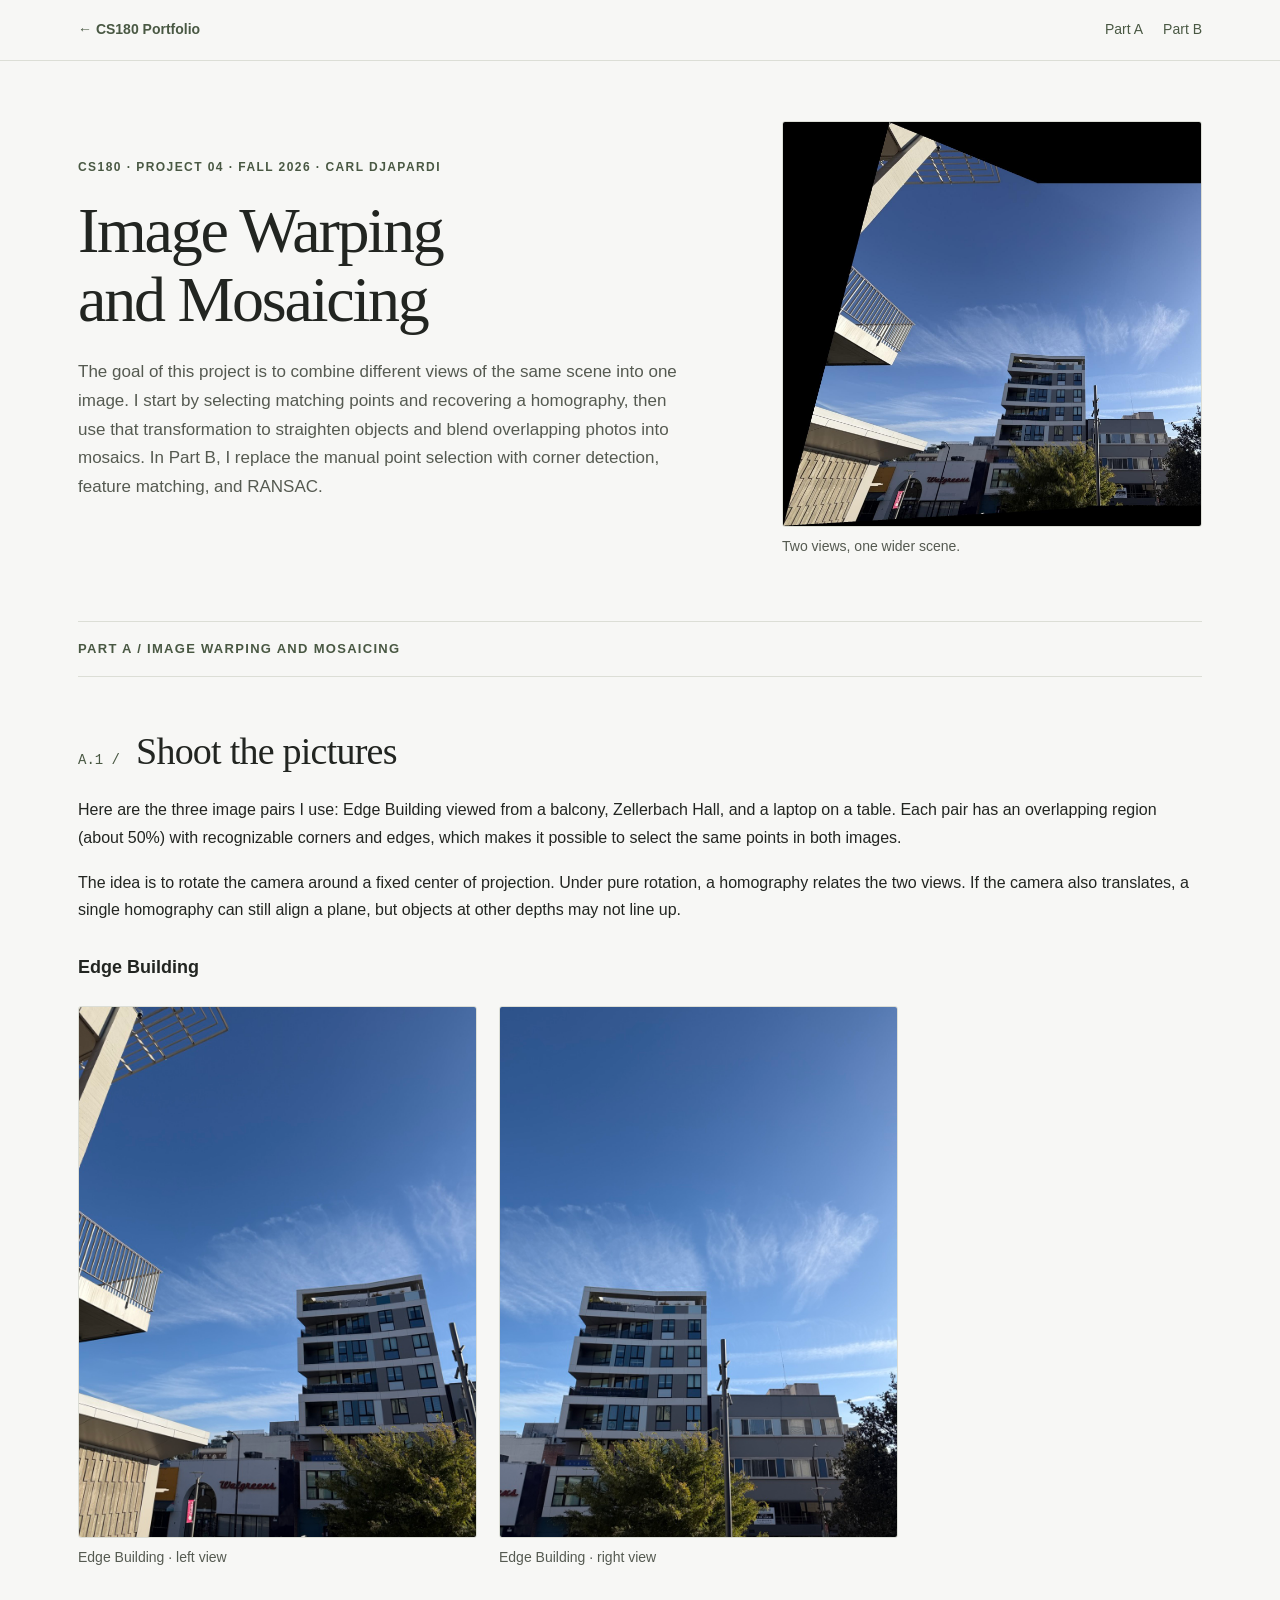
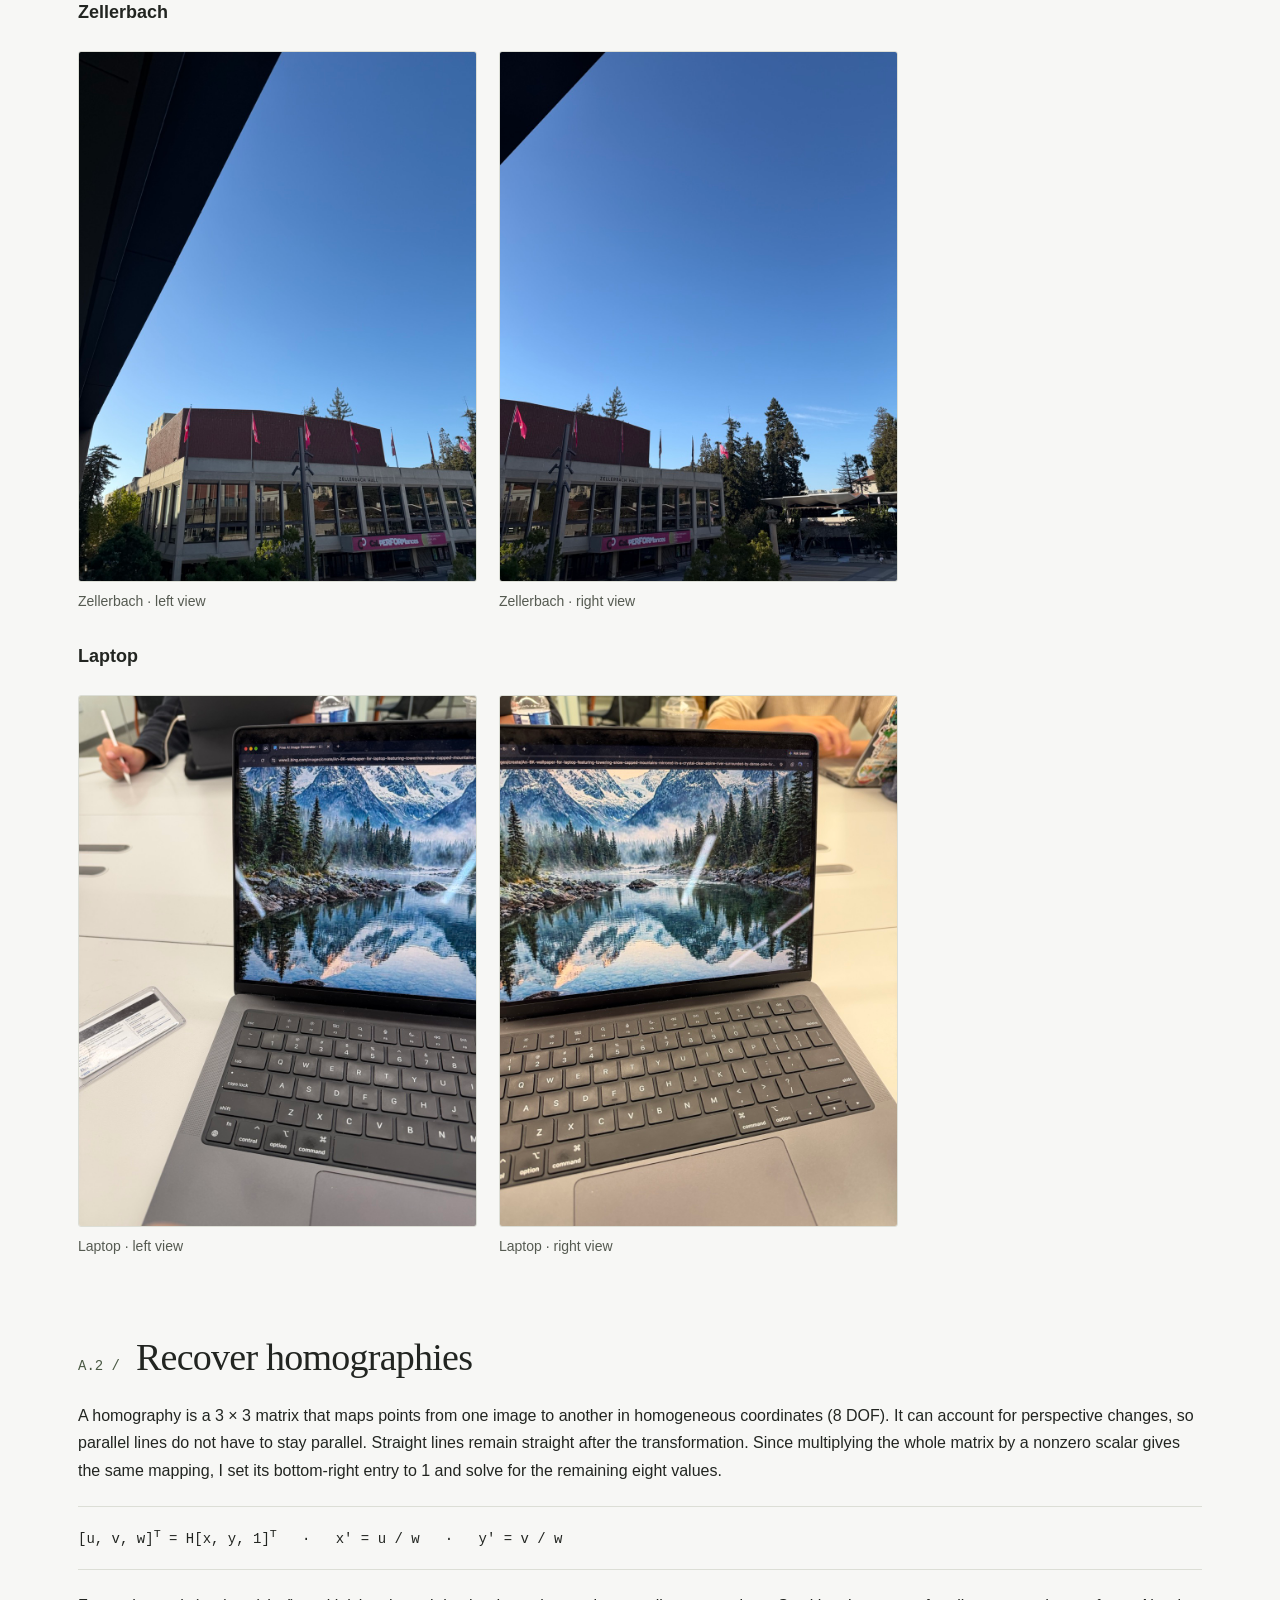
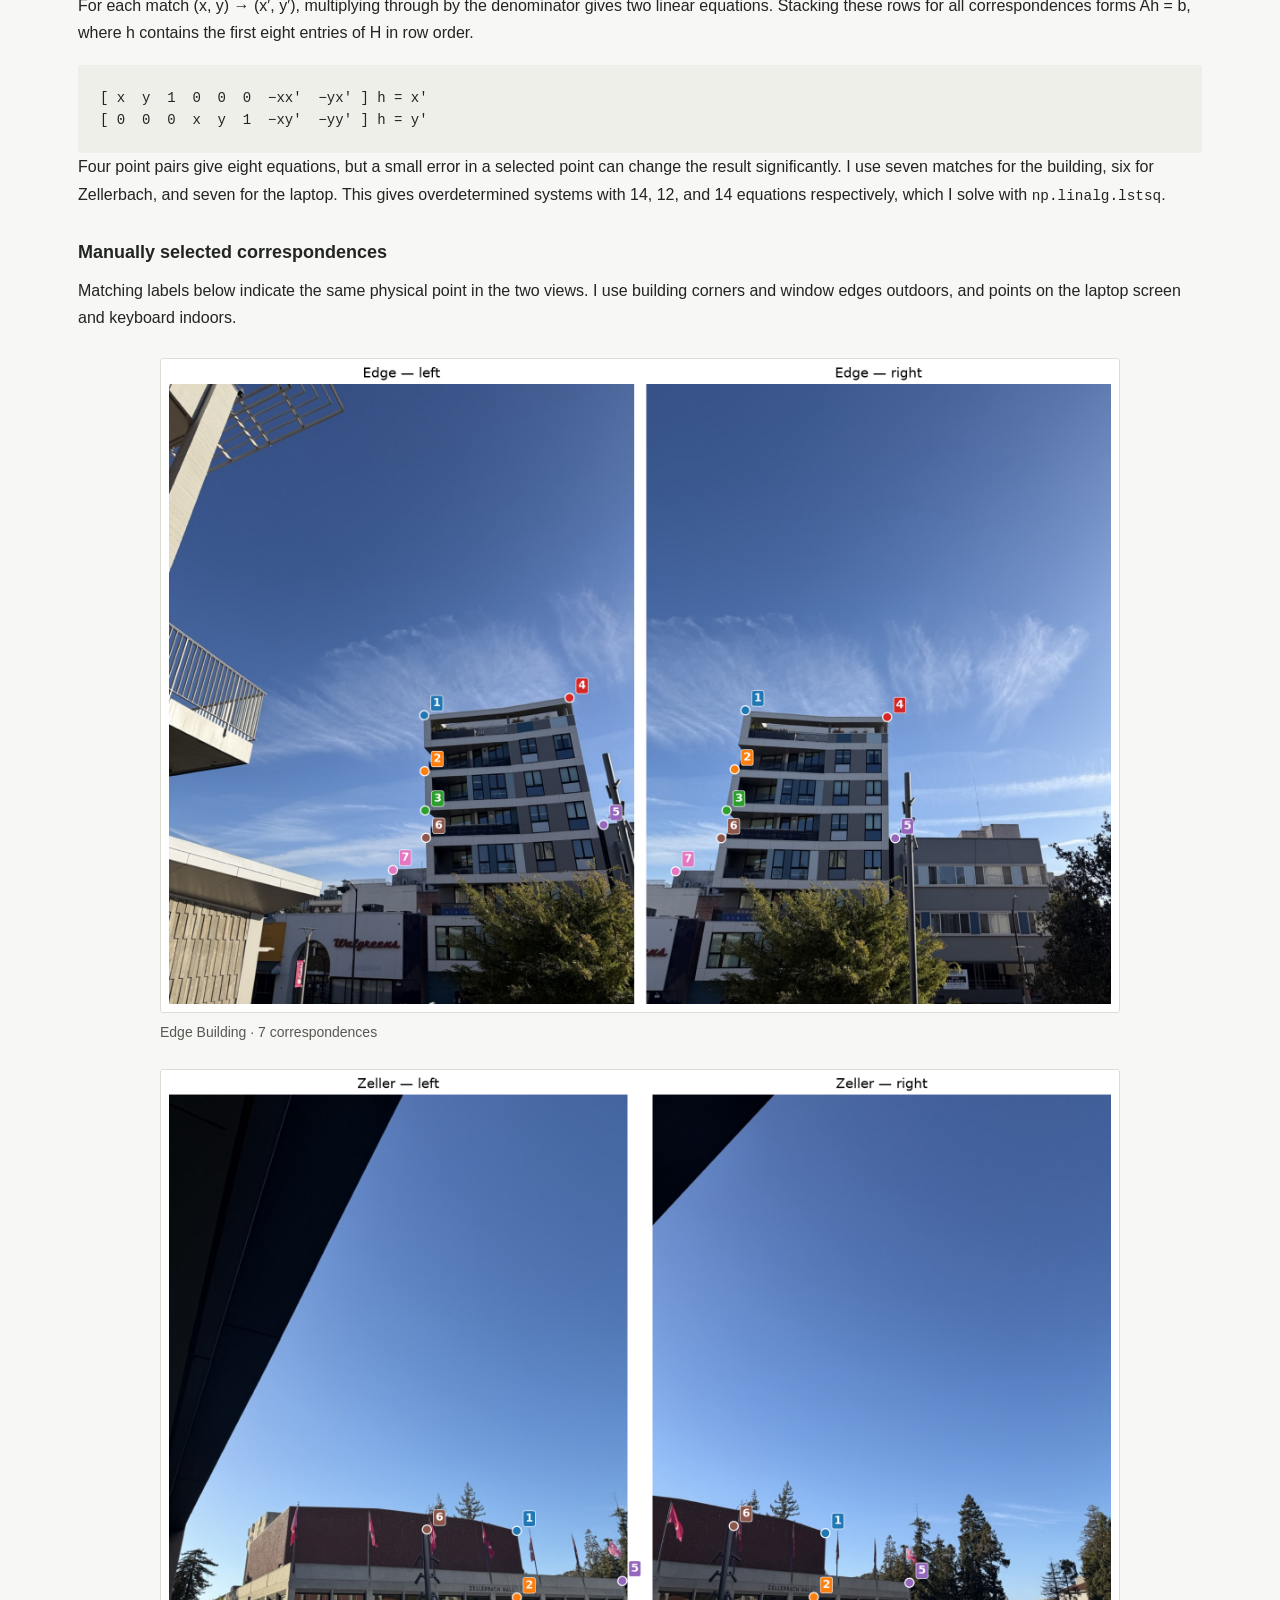
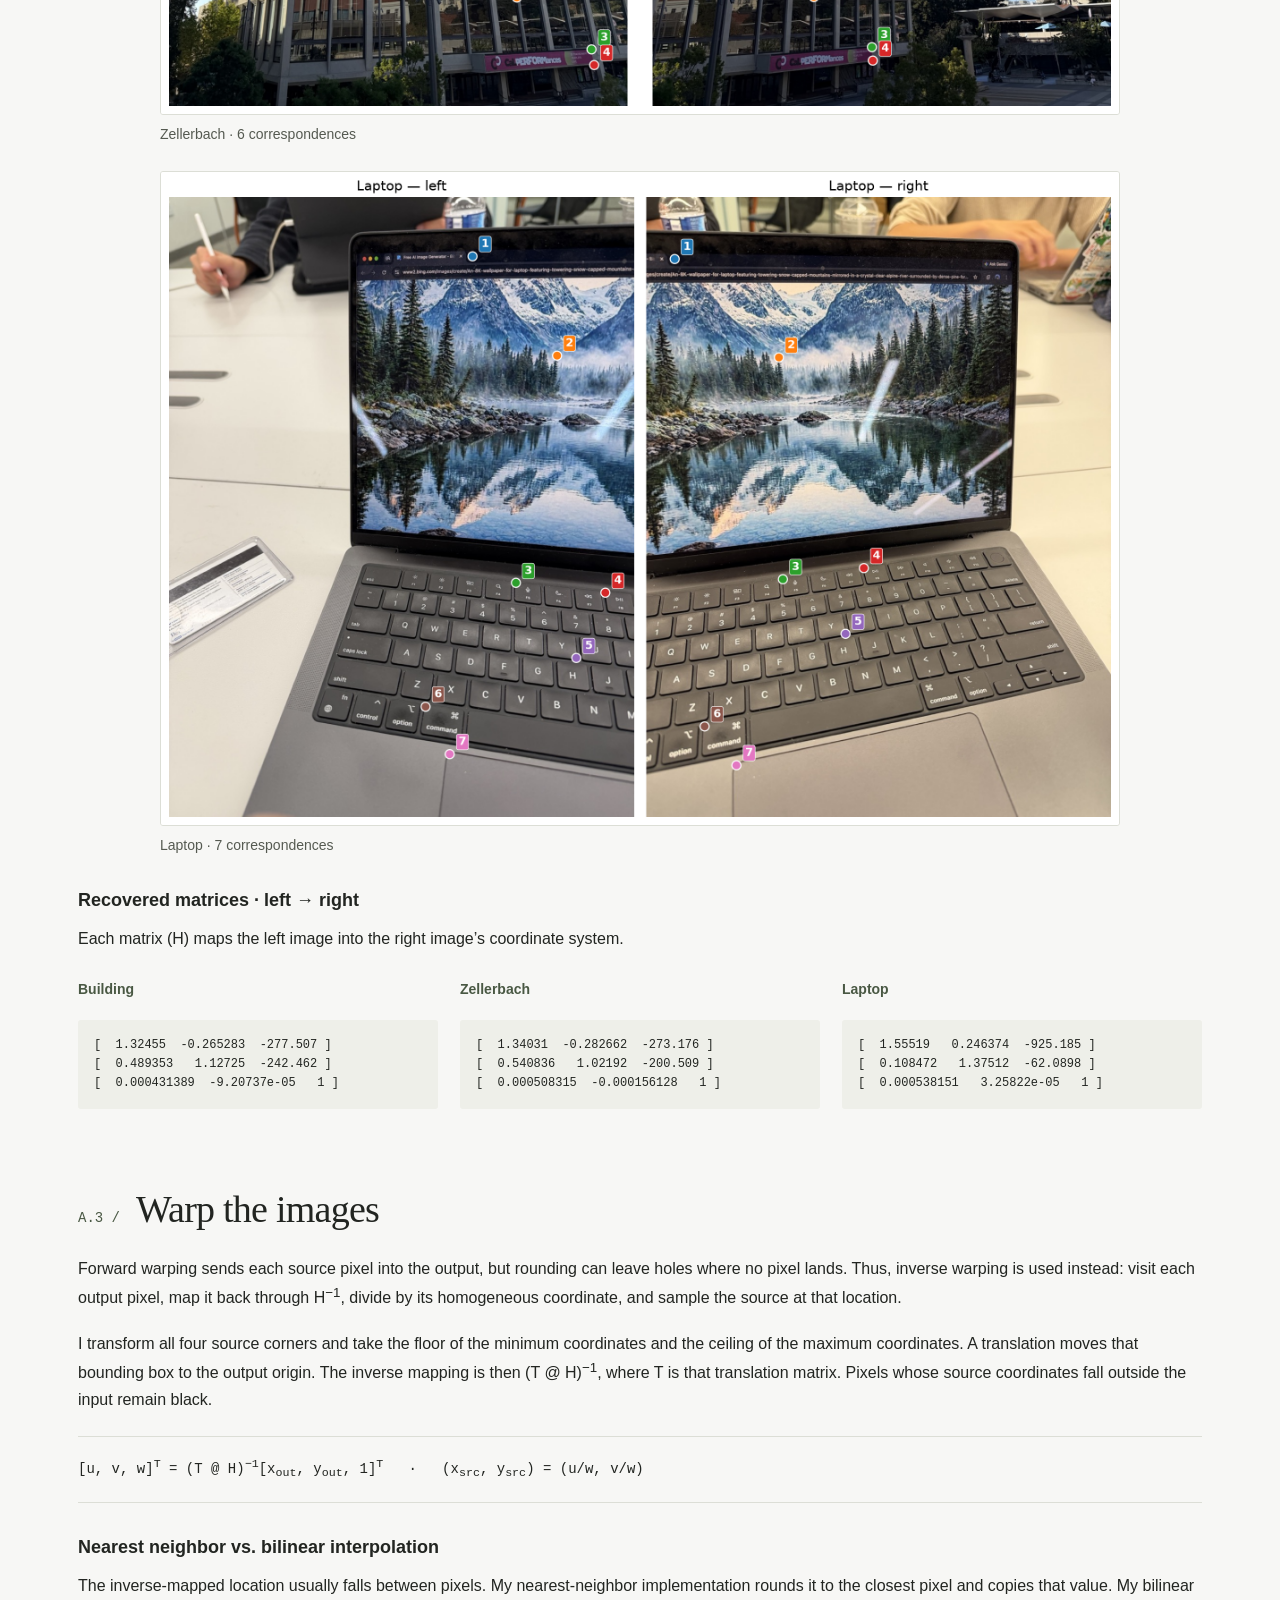
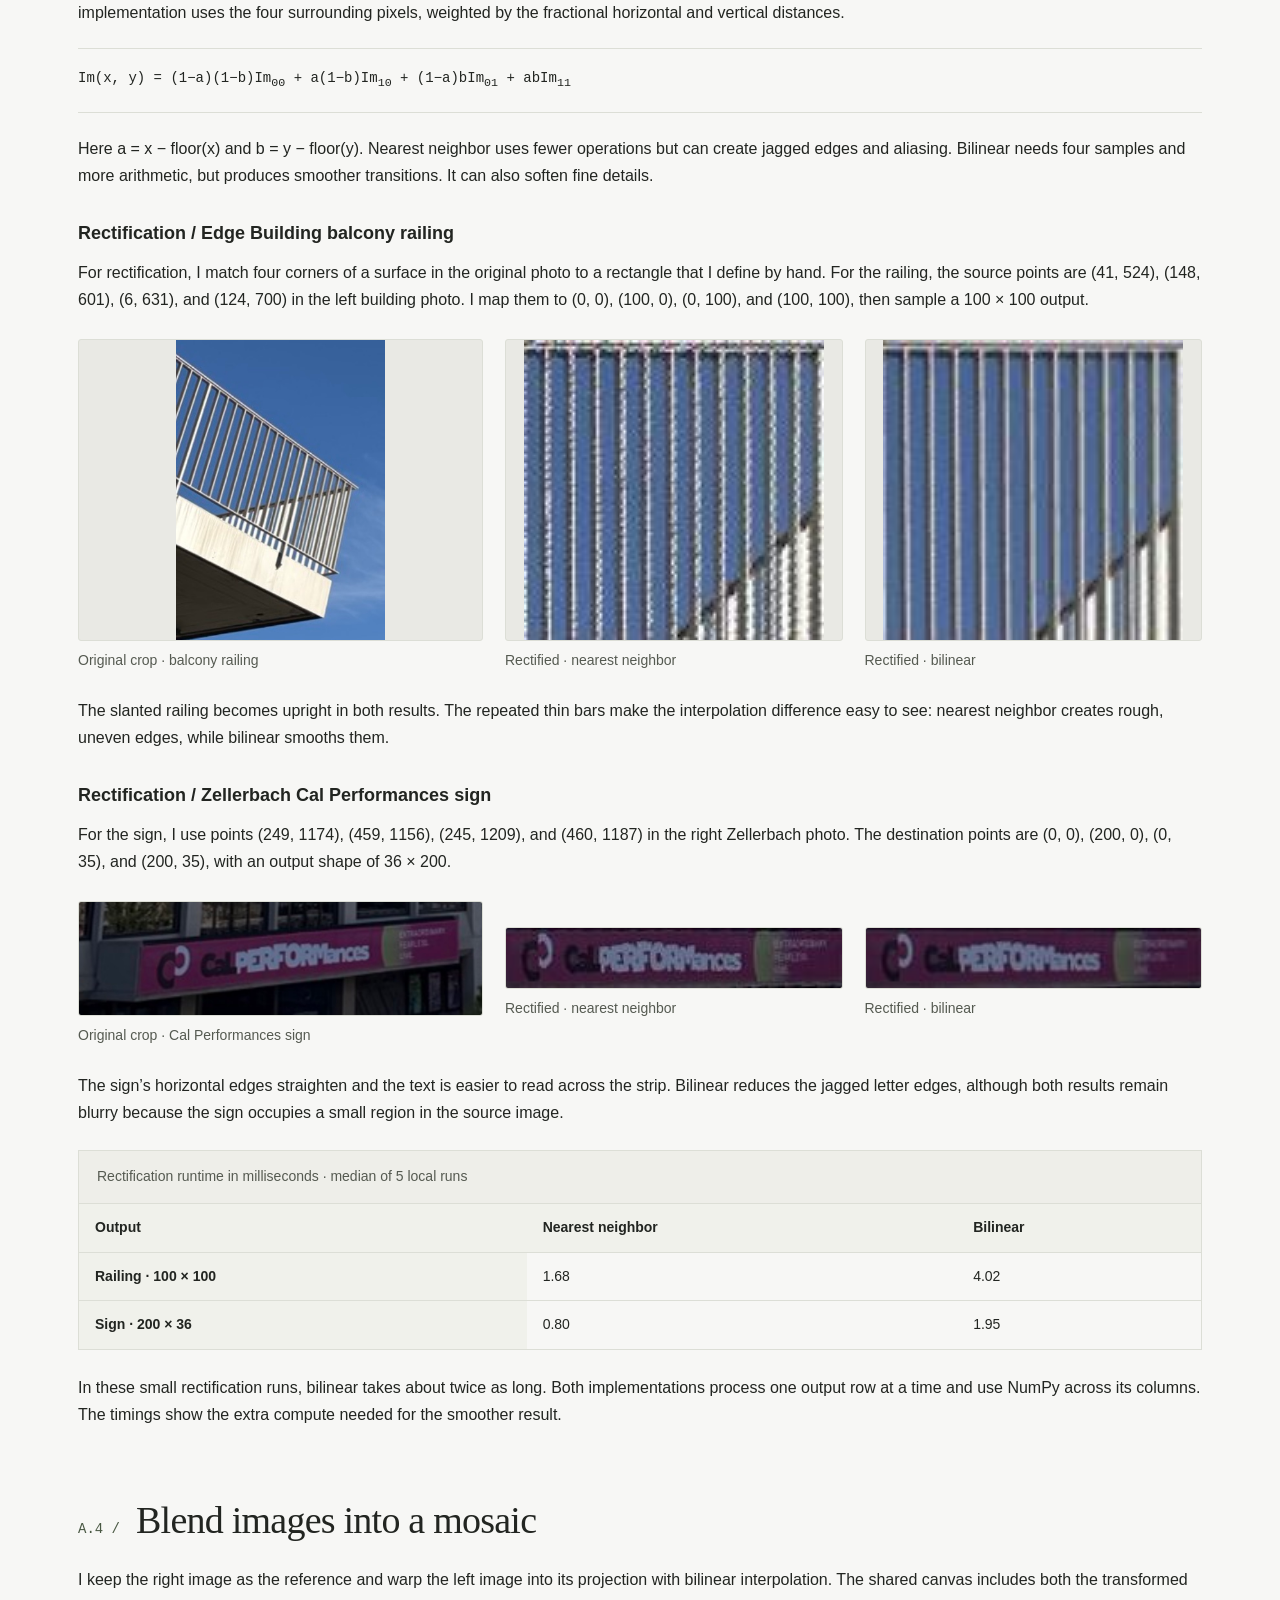
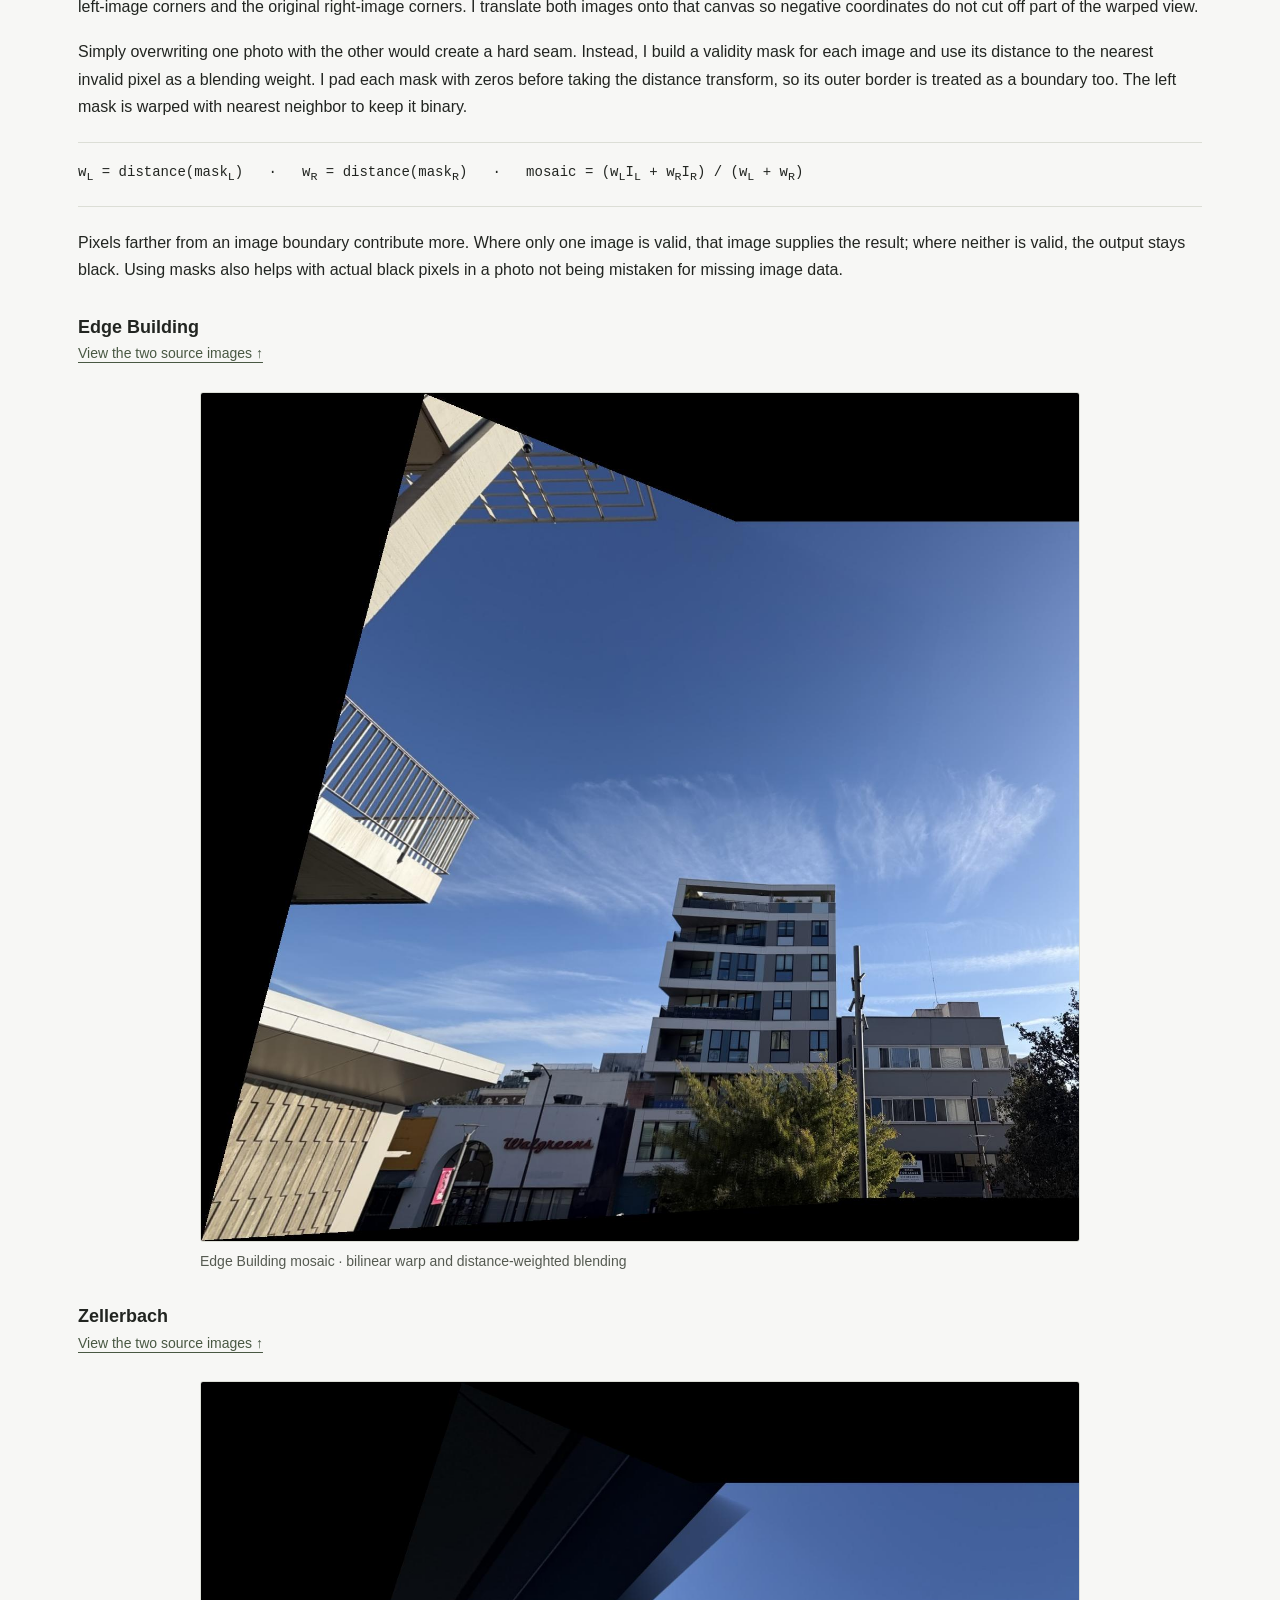
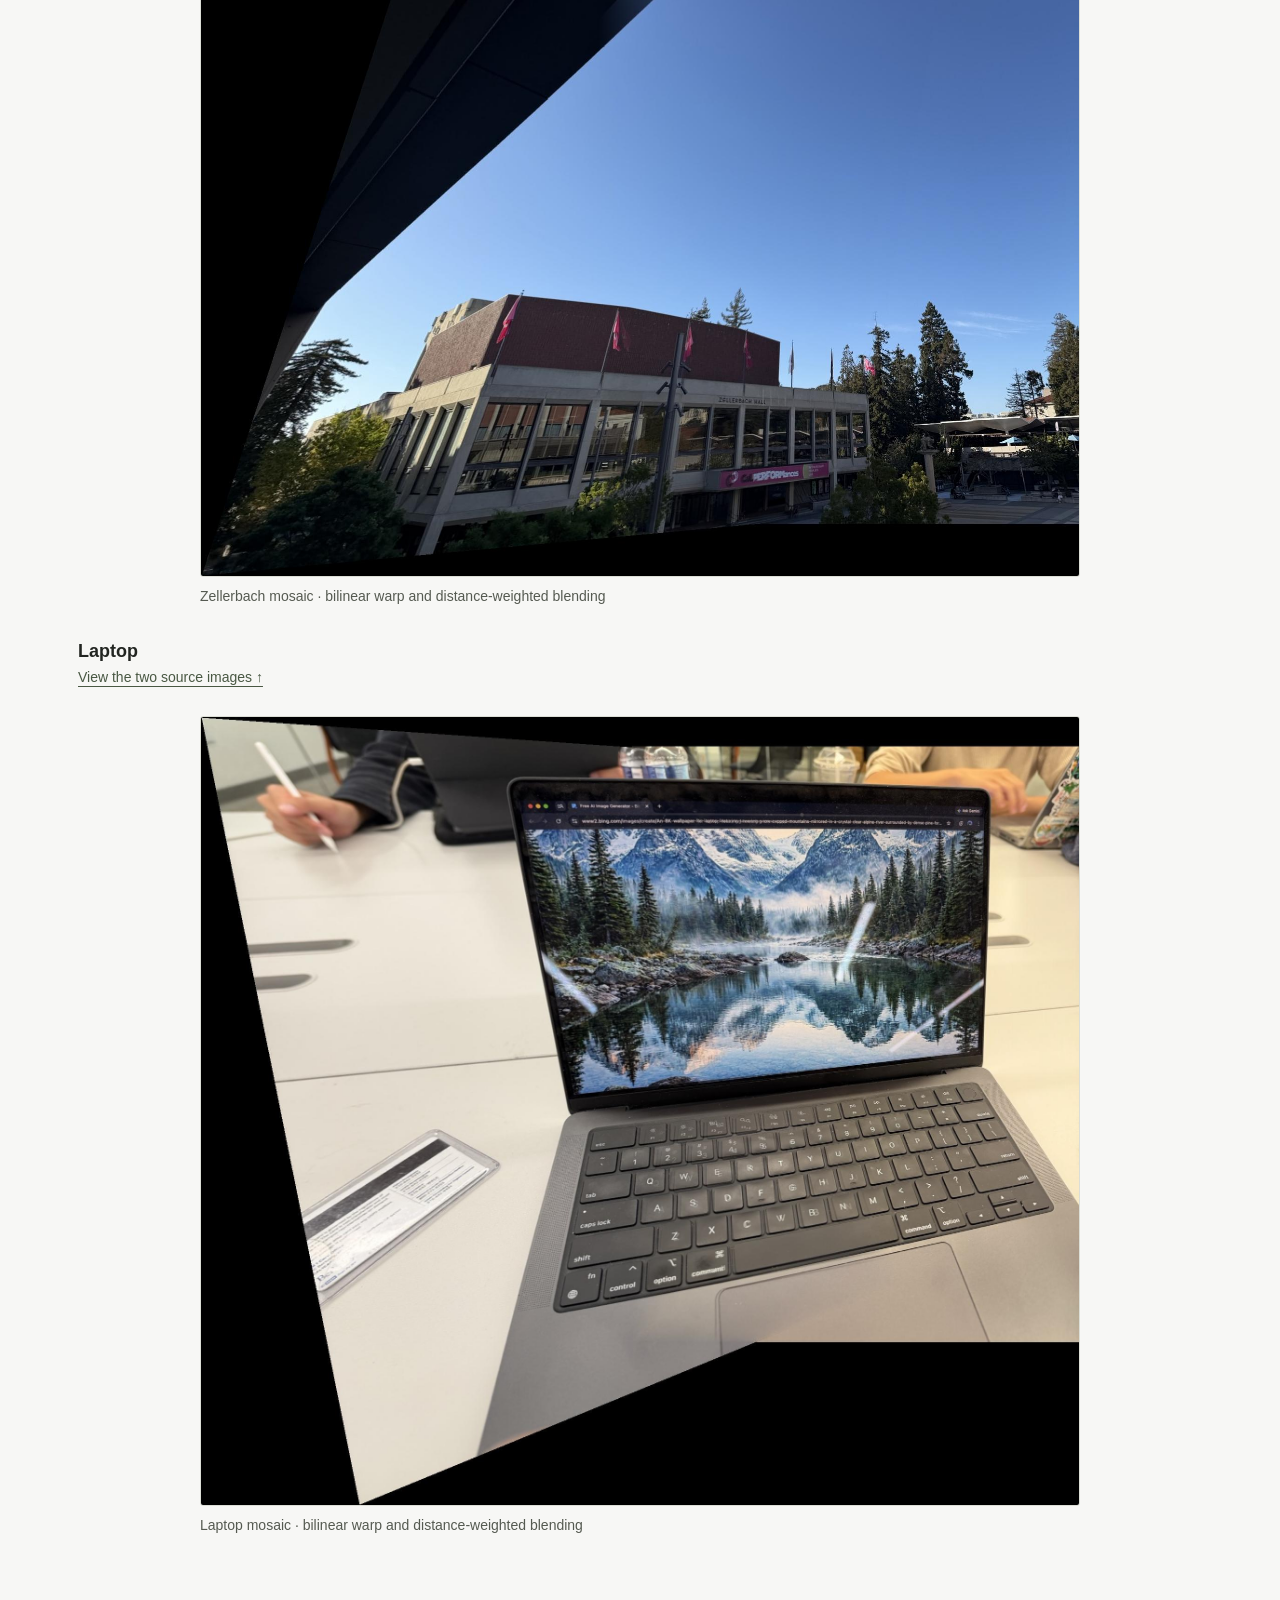
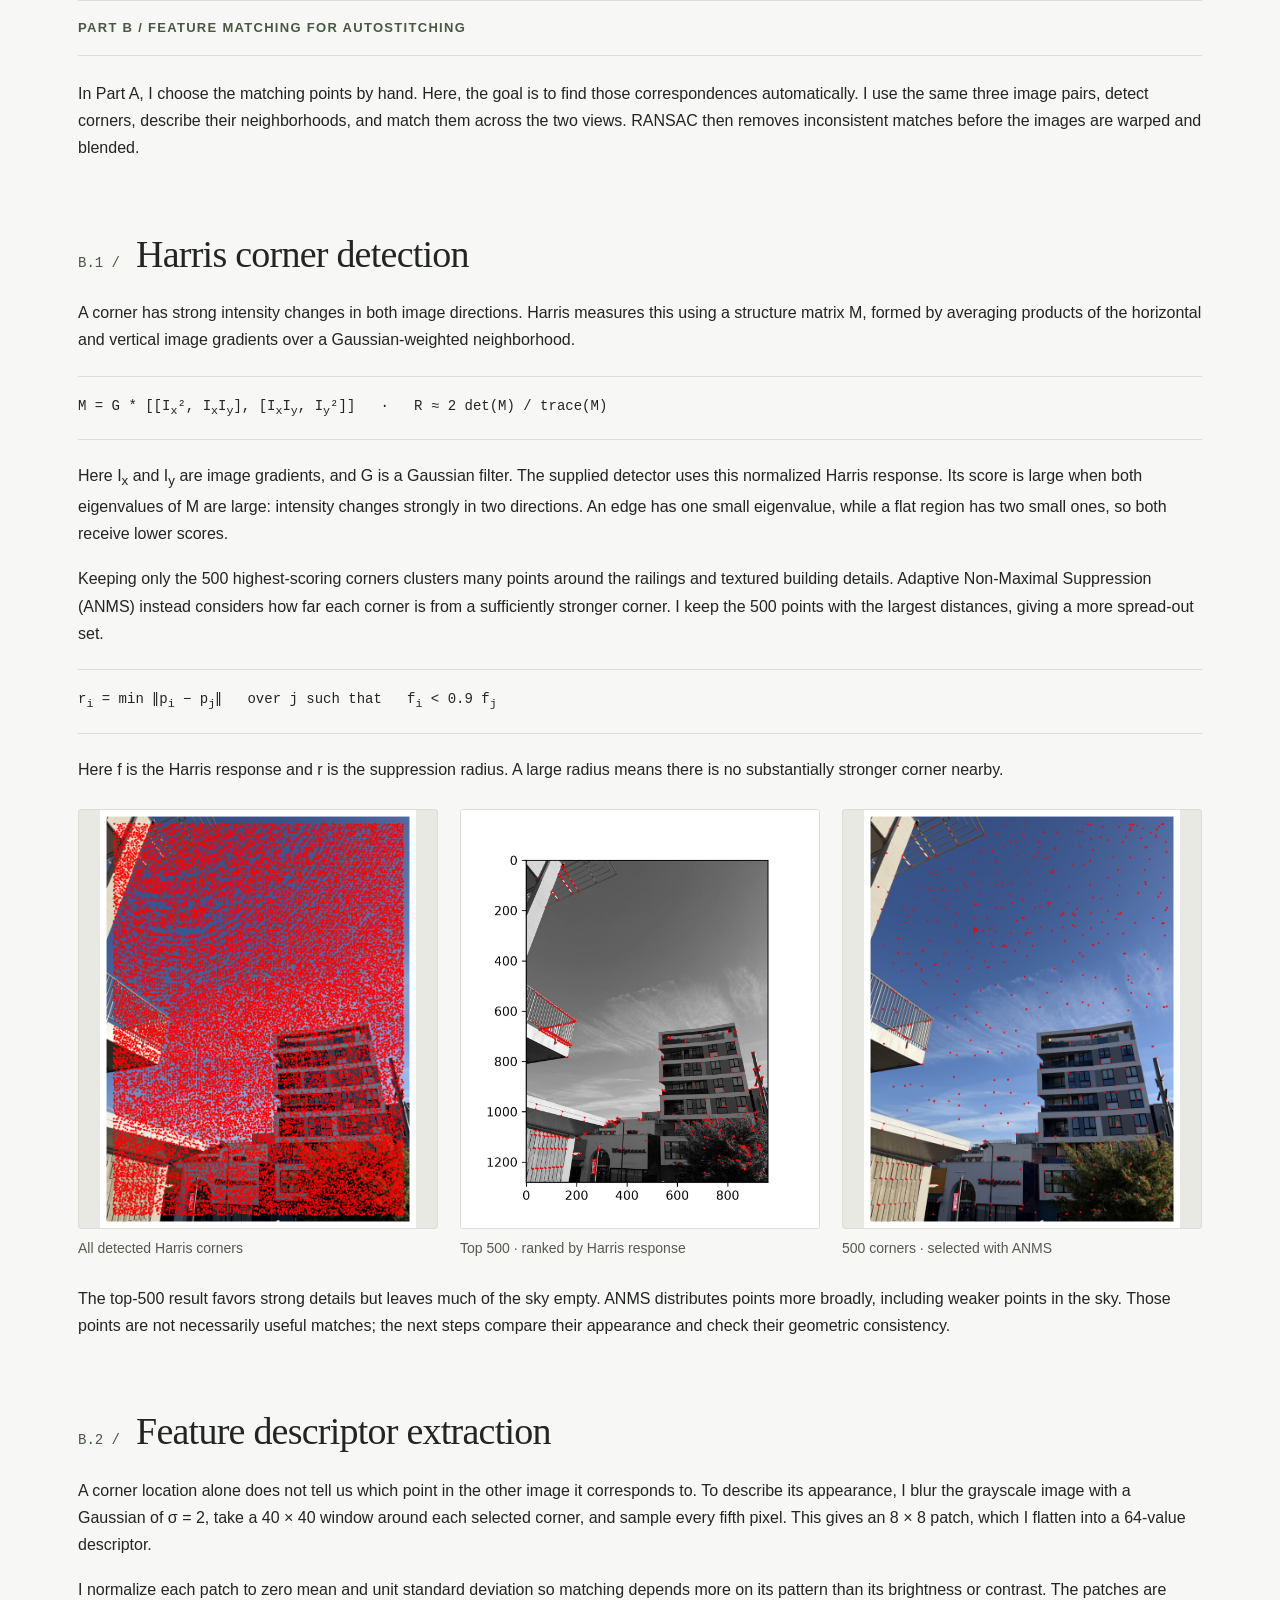
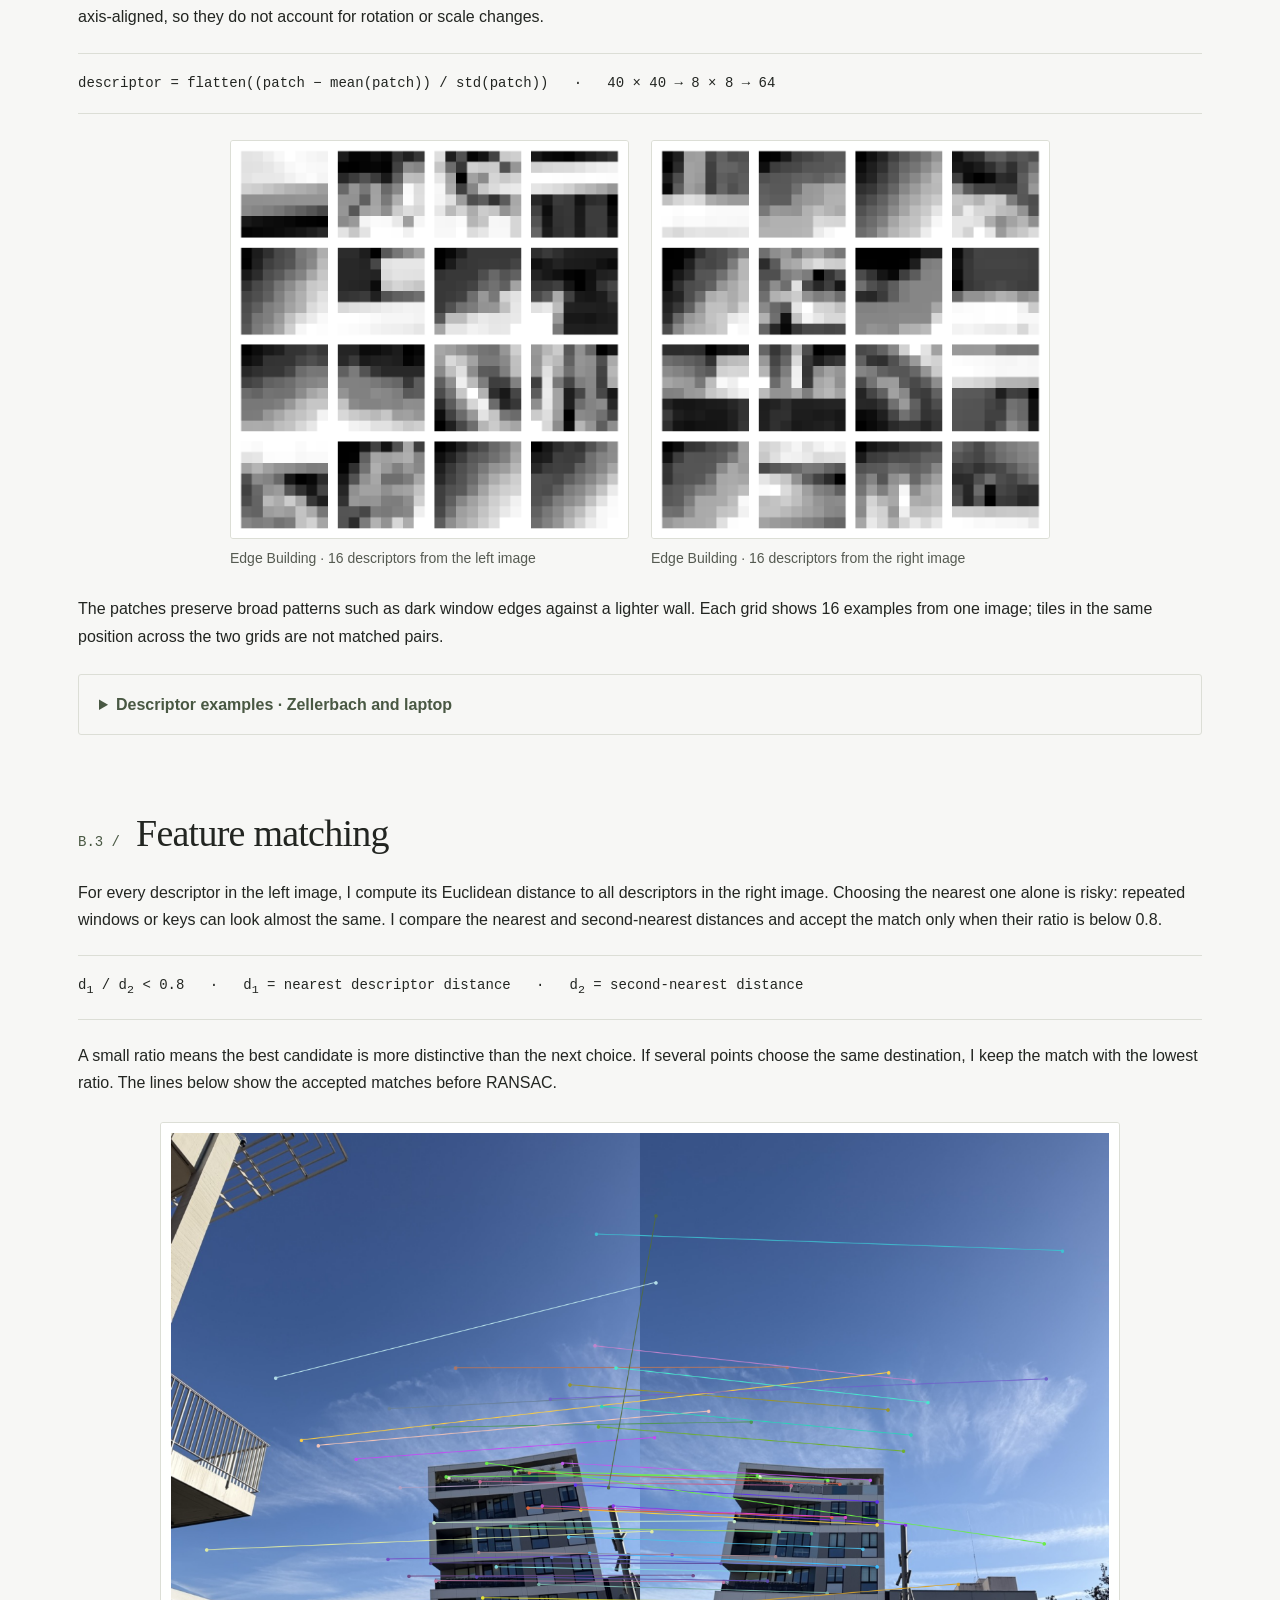
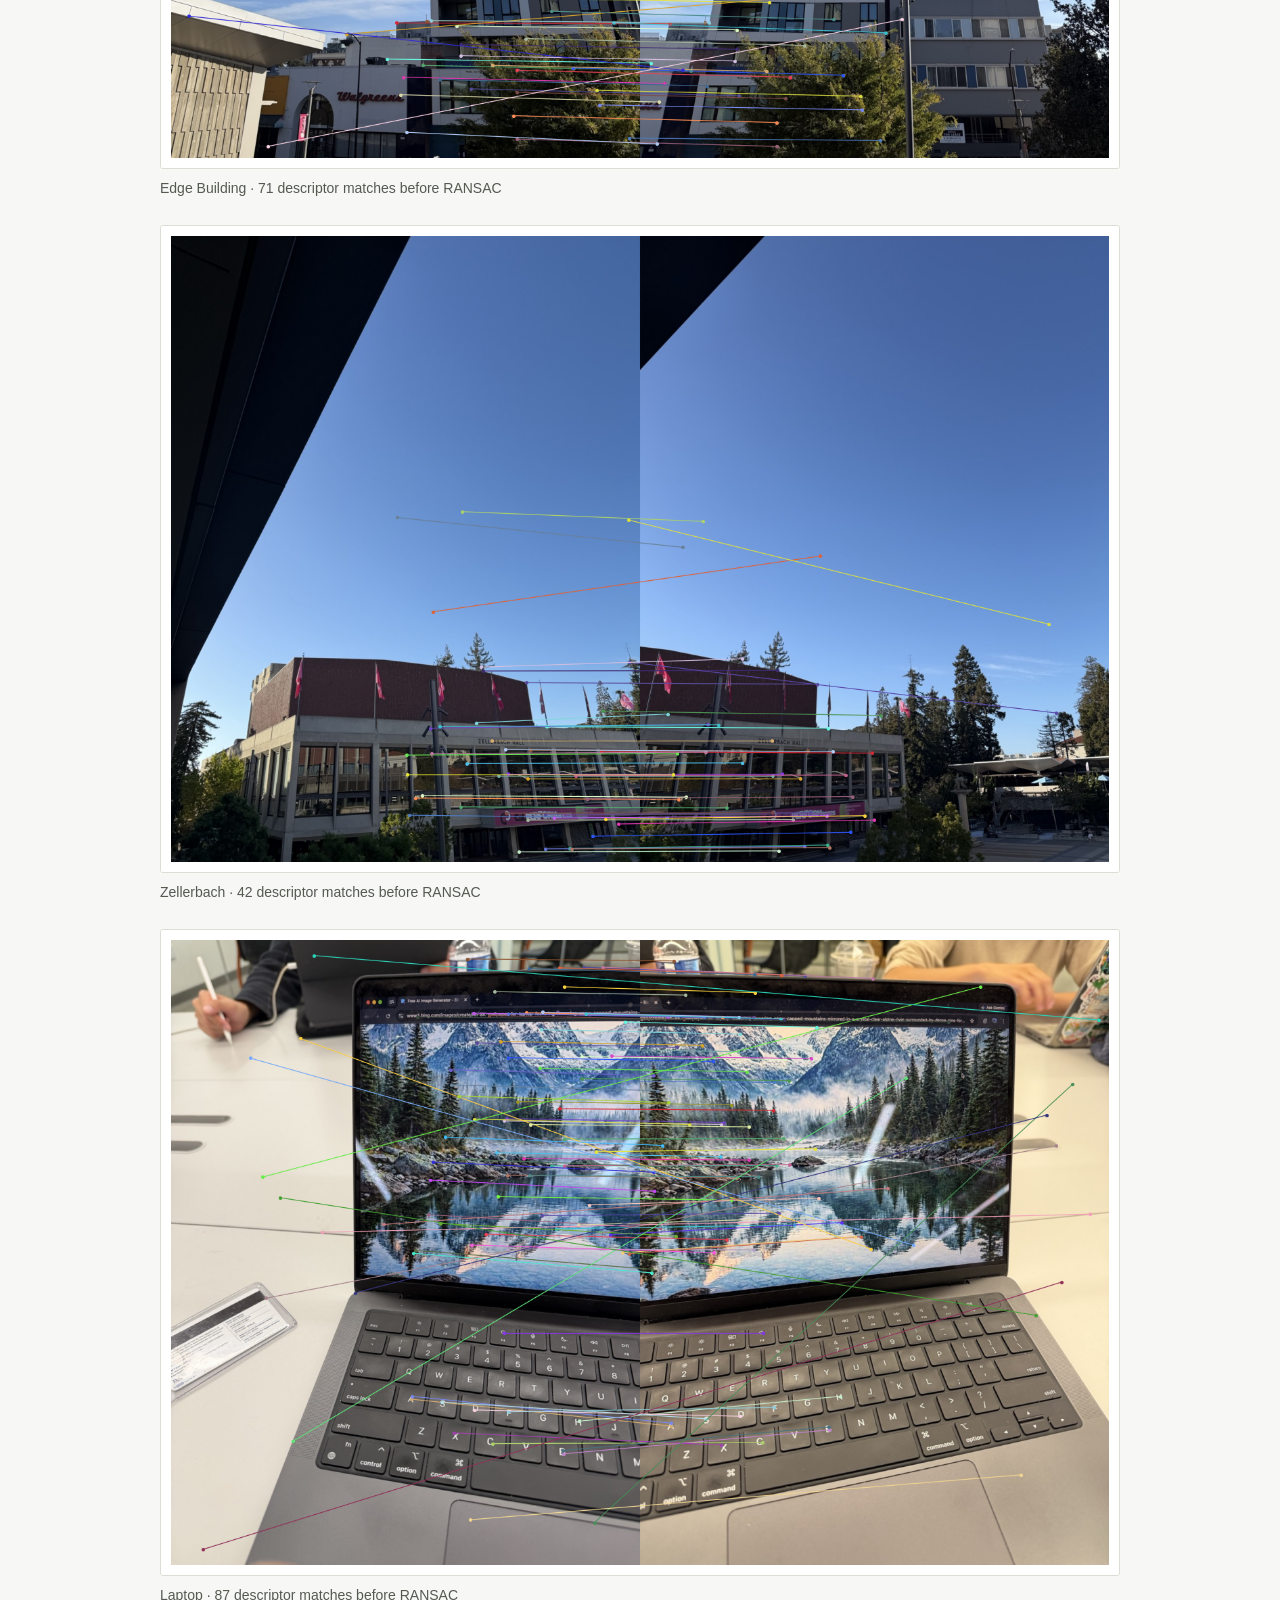
<file: proj4/proj4_index.html>
<!doctype html>
<html lang="en">
<head>
  <meta charset="UTF-8" />
  <meta name="viewport" content="width=device-width, initial-scale=1" />
  <meta name="description" content="CS180 Project 4 by Carl Djapardi: manual and automatic photo mosaics using homographies, inverse warping, Harris corners, feature matching, and RANSAC." />
  <title>CS 180 Proj 4 · Image Warping and Mosaicing</title>
  <link rel="stylesheet" href="styles.css" />
</head>
<body>
<a class="skip-link" href="#main">Skip to content</a>
<header class="site-header"><nav class="nav" aria-label="Project navigation">
  <a class="nav-brand" href="../index.html">← CS180 Portfolio</a>
  <div class="nav-links"><a href="#part-a">Part A</a><a href="#part-b">Part B</a></div>
</nav></header>
<main id="main">
<div class="intro"><div>
  <p class="eyebrow">CS180 · Project 04 · Fall 2026 · Carl Djapardi</p>
  <h1>Image Warping<br />and Mosaicing</h1>
  <p class="hero-description">The goal of this project is to combine different views of the same scene into one image. I start by selecting matching points and recovering a homography, then use that transformation to straighten objects and blend overlapping photos into mosaics. In Part B, I replace the manual point selection with corner detection, feature matching, and RANSAC.</p>
</div>
<figure class=""><a class="photo-link" href="assets/mosaic-edge.jpeg"><img src="assets/mosaic-edge.jpeg" alt="Two views, one wider scene." width="1660" height="1604" loading="eager" decoding="async" /></a><figcaption>Two views, one wider scene.</figcaption></figure>
</div>
<p class="part-heading" id="part-a">Part A / Image warping and mosaicing</p>
<section id="pictures"><div class="section-heading"><span class="section-number">A.1 /</span><h2>Shoot the pictures</h2></div>

<p class="prose">Here are the three image pairs I use: Edge Building viewed from a balcony, Zellerbach Hall, and a laptop on a table. Each pair has an overlapping region (about 50%) with recognizable corners and edges, which makes it possible to select the same points in both images.</p>
<p class="prose">The idea is to rotate the camera around a fixed center of projection. Under pure rotation, a homography relates the two views. If the camera also translates, a single homography can still align a plane, but objects at other depths may not line up.</p>
<h3 id="sources-edge">Edge Building</h3><div class="gallery two source-pair">
<figure class=""><a class="photo-link" href="assets/edgeLeft.jpeg"><img src="assets/edgeLeft.jpeg" alt="Edge Building · left view" width="960" height="1280" loading="lazy" decoding="async" /></a><figcaption>Edge Building · left view</figcaption></figure>
<figure class=""><a class="photo-link" href="assets/edgeRight.jpeg"><img src="assets/edgeRight.jpeg" alt="Edge Building · right view" width="960" height="1280" loading="lazy" decoding="async" /></a><figcaption>Edge Building · right view</figcaption></figure>
</div>
<h3 id="sources-zeller">Zellerbach</h3><div class="gallery two source-pair">
<figure class=""><a class="photo-link" href="assets/zellerLeft.jpeg"><img src="assets/zellerLeft.jpeg" alt="Zellerbach · left view" width="960" height="1280" loading="lazy" decoding="async" /></a><figcaption>Zellerbach · left view</figcaption></figure>
<figure class=""><a class="photo-link" href="assets/zellerRight.jpeg"><img src="assets/zellerRight.jpeg" alt="Zellerbach · right view" width="960" height="1280" loading="lazy" decoding="async" /></a><figcaption>Zellerbach · right view</figcaption></figure>
</div>
<h3 id="sources-laptop">Laptop</h3><div class="gallery two source-pair">
<figure class=""><a class="photo-link" href="assets/laptopLeft.jpeg"><img src="assets/laptopLeft.jpeg" alt="Laptop · left view" width="960" height="1280" loading="lazy" decoding="async" /></a><figcaption>Laptop · left view</figcaption></figure>
<figure class=""><a class="photo-link" href="assets/laptopRight.jpeg"><img src="assets/laptopRight.jpeg" alt="Laptop · right view" width="960" height="1280" loading="lazy" decoding="async" /></a><figcaption>Laptop · right view</figcaption></figure>
</div>
</section>
<section id="homographies"><div class="section-heading"><span class="section-number">A.2 /</span><h2>Recover homographies</h2></div>

<p class="prose">A homography is a 3 × 3 matrix that maps points from one image to another in homogeneous coordinates (8 DOF). It can account for perspective changes, so parallel lines do not have to stay parallel. Straight lines remain straight after the transformation. Since multiplying the whole matrix by a nonzero scalar gives the same mapping, I set its bottom-right entry to 1 and solve for the remaining eight values.</p>
<div class="equation">[u, v, w]<sup>T</sup> = H[x, y, 1]<sup>T</sup> &nbsp; · &nbsp; x′ = u / w &nbsp; · &nbsp; y′ = v / w</div>
<p class="prose">For each match (x, y) → (x′, y′), multiplying through by the denominator gives two linear equations. Stacking these rows for all correspondences forms Ah = b, where h contains the first eight entries of H in row order.</p>
<pre aria-label="Two rows of the homography linear system"><code>[ x  y  1  0  0  0  −xx′  −yx′ ] h = x′
[ 0  0  0  x  y  1  −xy′  −yy′ ] h = y′</code></pre>
<p class="prose">Four point pairs give eight equations, but a small error in a selected point can change the result significantly. I use seven matches for the building, six for Zellerbach, and seven for the laptop. This gives overdetermined systems with 14, 12, and 14 equations respectively, which I solve with <code>np.linalg.lstsq</code>.</p>
<h3>Manually selected correspondences</h3><p class="prose">Matching labels below indicate the same physical point in the two views. I use building corners and window edges outdoors, and points on the laptop screen and keyboard indoors.</p>
<figure class="correspondences"><a class="photo-link" href="assets/correspondences-edge.png"><img src="assets/correspondences-edge.png" alt="Building · 7 correspondences" width="2142" height="1460" loading="lazy" decoding="async" /></a><figcaption>Edge Building · 7 correspondences</figcaption></figure>
<figure class="correspondences"><a class="photo-link" href="assets/correspondences-zeller.png"><img src="assets/correspondences-zeller.png" alt="Zellerbach · 6 correspondences" width="2142" height="1440" loading="lazy" decoding="async" /></a><figcaption>Zellerbach · 6 correspondences</figcaption></figure>
<figure class="correspondences"><a class="photo-link" href="assets/correspondences-laptop.png"><img src="assets/correspondences-laptop.png" alt="Laptop · 7 correspondences" width="2142" height="1460" loading="lazy" decoding="async" /></a><figcaption>Laptop · 7 correspondences</figcaption></figure>
<h3>Recovered matrices · left → right</h3><p class="prose">Each matrix (H) maps the left image into the right image’s coordinate system.</p><div class="gallery three matrices">
<div><p class="matrix-label">Building</p><pre class="matrix"><code>[  1.32455  -0.265283  -277.507 ]
[  0.489353   1.12725  -242.462 ]
[  0.000431389  -9.20737e-05   1 ]</code></pre></div>
<div><p class="matrix-label">Zellerbach</p><pre class="matrix"><code>[  1.34031  -0.282662  -273.176 ]
[  0.540836   1.02192  -200.509 ]
[  0.000508315  -0.000156128   1 ]</code></pre></div>
<div><p class="matrix-label">Laptop</p><pre class="matrix"><code>[  1.55519   0.246374  -925.185 ]
[  0.108472   1.37512  -62.0898 ]
[  0.000538151   3.25822e-05   1 ]</code></pre></div>
</section>
<section id="warping"><div class="section-heading"><span class="section-number">A.3 /</span><h2>Warp the images</h2></div>

<p class="prose">Forward warping sends each source pixel into the output, but rounding can leave holes where no pixel lands. Thus, inverse warping is used instead: visit each output pixel, map it back through H<sup>−1</sup>, divide by its homogeneous coordinate, and sample the source at that location.</p>
<p class="prose">I transform all four source corners and take the floor of the minimum coordinates and the ceiling of the maximum coordinates. A translation moves that bounding box to the output origin. The inverse mapping is then (T @ H)<sup>−1</sup>, where T is that translation matrix. Pixels whose source coordinates fall outside the input remain black.</p>
<div class="equation">[u, v, w]<sup>T</sup> = (T @ H)<sup>−1</sup>[x<sub>out</sub>, y<sub>out</sub>, 1]<sup>T</sup> &nbsp; · &nbsp; (x<sub>src</sub>, y<sub>src</sub>) = (u/w, v/w)</div>
<h3>Nearest neighbor vs. bilinear interpolation</h3>
<p class="prose">The inverse-mapped location usually falls between pixels. My nearest-neighbor implementation rounds it to the closest pixel and copies that value. My bilinear implementation uses the four surrounding pixels, weighted by the fractional horizontal and vertical distances.</p>
<div class="equation">Im(x, y) = (1−a)(1−b)Im<sub>00</sub> + a(1−b)Im<sub>10</sub> + (1−a)bIm<sub>01</sub> + abIm<sub>11</sub></div>
<p class="prose">Here a = x − floor(x) and b = y − floor(y). Nearest neighbor uses fewer operations but can create jagged edges and aliasing. Bilinear needs four samples and more arithmetic, but produces smoother transitions. It can also soften fine details.</p>
<h3>Rectification / Edge Building balcony railing</h3>
<p class="prose">For rectification, I match four corners of a surface in the original photo to a rectangle that I define by hand. For the railing, the source points are (41, 524), (148, 601), (6, 631), and (124, 700) in the left building photo. I map them to (0, 0), (100, 0), (0, 100), and (100, 100), then sample a 100 × 100 output.</p>
<div class="gallery rectification">
<figure class=""><a class="photo-link" href="assets/edge_rect_og.jpeg"><img src="assets/edge_rect_og.jpeg" alt="Original crop · balcony railing" width="324" height="464" loading="lazy" decoding="async" /></a><figcaption>Original crop · balcony railing</figcaption></figure>
<figure class=""><a class="photo-link" href="assets/edge_rec_nn.jpeg"><img src="assets/edge_rec_nn.jpeg" alt="Rectified · nearest neighbor" width="100" height="100" loading="lazy" decoding="async" /></a><figcaption>Rectified · nearest neighbor</figcaption></figure>
<figure class=""><a class="photo-link" href="assets/edge_rec_bil.jpeg"><img src="assets/edge_rec_bil.jpeg" alt="Rectified · bilinear" width="100" height="100" loading="lazy" decoding="async" /></a><figcaption>Rectified · bilinear</figcaption></figure>

</div><p class="prose">The slanted railing becomes upright in both results. The repeated thin bars make the interpolation difference easy to see: nearest neighbor creates rough, uneven edges, while bilinear smooths them.</p>
<h3>Rectification / Zellerbach Cal Performances sign</h3>
<p class="prose">For the sign, I use points (249, 1174), (459, 1156), (245, 1209), and (460, 1187) in the right Zellerbach photo. The destination points are (0, 0), (200, 0), (0, 35), and (200, 35), with an output shape of 36 × 200.</p>
<div class="gallery rectification">
<figure class=""><a class="photo-link" href="assets/zeller_rect_og.jpeg"><img src="assets/zeller_rect_og.jpeg" alt="Original crop · Cal Performances sign" width="1016" height="284" loading="lazy" decoding="async" /></a><figcaption>Original crop · Cal Performances sign</figcaption></figure>
<figure class=""><a class="photo-link" href="assets/zeller_rec_nn.jpeg"><img src="assets/zeller_rec_nn.jpeg" alt="Rectified · nearest neighbor" width="200" height="36" loading="lazy" decoding="async" /></a><figcaption>Rectified · nearest neighbor</figcaption></figure>
<figure class=""><a class="photo-link" href="assets/zeller_rec_bil.jpeg"><img src="assets/zeller_rec_bil.jpeg" alt="Rectified · bilinear" width="200" height="36" loading="lazy" decoding="async" /></a><figcaption>Rectified · bilinear</figcaption></figure>

</div><p class="prose">The sign’s horizontal edges straighten and the text is easier to read across the strip. Bilinear reduces the jagged letter edges, although both results remain blurry because the sign occupies a small region in the source image.</p>
<div class="table-wrap"><table><caption>Rectification runtime in milliseconds · median of 5 local runs</caption><thead><tr><th scope="col">Output</th><th scope="col">Nearest neighbor</th><th scope="col">Bilinear</th></tr></thead><tbody>
<tr><th scope="row">Railing · 100 × 100</th><td>1.68</td><td>4.02</td></tr>
<tr><th scope="row">Sign · 200 × 36</th><td>0.80</td><td>1.95</td></tr>
</tbody></table></div><p class="prose">In these small rectification runs, bilinear takes about twice as long. Both implementations process one output row at a time and use NumPy across its columns. The timings show the extra compute needed for the smoother result.</p>
</section>
<section id="mosaics"><div class="section-heading"><span class="section-number">A.4 /</span><h2>Blend images into a mosaic</h2></div>

<p class="prose">I keep the right image as the reference and warp the left image into its projection with bilinear interpolation. The shared canvas includes both the transformed left-image corners and the original right-image corners. I translate both images onto that canvas so negative coordinates do not cut off part of the warped view.</p>
<p class="prose">Simply overwriting one photo with the other would create a hard seam. Instead, I build a validity mask for each image and use its distance to the nearest invalid pixel as a blending weight. I pad each mask with zeros before taking the distance transform, so its outer border is treated as a boundary too. The left mask is warped with nearest neighbor to keep it binary.</p>
<div class="equation">w<sub>L</sub> = distance(mask<sub>L</sub>) &nbsp; · &nbsp; w<sub>R</sub> = distance(mask<sub>R</sub>) &nbsp; · &nbsp; mosaic = (w<sub>L</sub>I<sub>L</sub> + w<sub>R</sub>I<sub>R</sub>) / (w<sub>L</sub> + w<sub>R</sub>)</div>
<p class="prose">Pixels farther from an image boundary contribute more. Where only one image is valid, that image supplies the result; where neither is valid, the output stays black. Using masks also helps with actual black pixels in a photo not being mistaken for missing image data.</p>
<h3>Edge Building</h3><p class="caption"><a href="#sources-edge">View the two source images ↑</a></p>
<figure class="mosaic"><a class="photo-link" href="assets/mosaic-edge.jpeg"><img src="assets/mosaic-edge.jpeg" alt="Building mosaic · bilinear warp and distance-weighted blending" width="1660" height="1604" loading="lazy" decoding="async" /></a><figcaption>Edge Building mosaic · bilinear warp and distance-weighted blending</figcaption></figure>

<h3>Zellerbach</h3><p class="caption"><a href="#sources-zeller">View the two source images ↑</a></p>
<figure class="mosaic"><a class="photo-link" href="assets/mosaic-zeller.jpeg"><img src="assets/mosaic-zeller.jpeg" alt="Zellerbach mosaic · bilinear warp and distance-weighted blending" width="1754" height="1585" loading="lazy" decoding="async" /></a><figcaption>Zellerbach mosaic · bilinear warp and distance-weighted blending</figcaption></figure>

<h3>Laptop</h3><p class="caption"><a href="#sources-laptop">View the two source images ↑</a></p>
<figure class="mosaic"><a class="photo-link" href="assets/mosaic-laptop.jpeg"><img src="assets/mosaic-laptop.jpeg" alt="Laptop mosaic · bilinear warp and distance-weighted blending" width="1886" height="1693" loading="lazy" decoding="async" /></a><figcaption>Laptop mosaic · bilinear warp and distance-weighted blending</figcaption></figure>

</section>
<p class="part-heading" id="part-b">Part B / Feature matching for autostitching</p>
<p class="prose part-intro">In Part A, I choose the matching points by hand. Here, the goal is to find those correspondences automatically. I use the same three image pairs, detect corners, describe their neighborhoods, and match them across the two views. RANSAC then removes inconsistent matches before the images are warped and blended.</p>
<section id="corners"><div class="section-heading"><span class="section-number">B.1 /</span><h2>Harris corner detection</h2></div>
<p class="prose">A corner has strong intensity changes in both image directions. Harris measures this using a structure matrix M, formed by averaging products of the horizontal and vertical image gradients over a Gaussian-weighted neighborhood.</p>
<div class="equation">M = G * [[I<sub>x</sub>², I<sub>x</sub>I<sub>y</sub>], [I<sub>x</sub>I<sub>y</sub>, I<sub>y</sub>²]] &nbsp; · &nbsp; R ≈ 2 det(M) / trace(M)</div>
<p class="prose">Here I<sub>x</sub> and I<sub>y</sub> are image gradients, and G is a Gaussian filter. The supplied detector uses this normalized Harris response. Its score is large when both eigenvalues of M are large: intensity changes strongly in two directions. An edge has one small eigenvalue, while a flat region has two small ones, so both receive lower scores.</p>
<p class="prose">Keeping only the 500 highest-scoring corners clusters many points around the railings and textured building details. Adaptive Non-Maximal Suppression (ANMS) instead considers how far each corner is from a sufficiently stronger corner. I keep the 500 points with the largest distances, giving a more spread-out set.</p>
<div class="equation">r<sub>i</sub> = min ‖p<sub>i</sub> − p<sub>j</sub>‖ &nbsp; over j such that &nbsp; f<sub>i</sub> &lt; 0.9 f<sub>j</sub></div>
<p class="prose">Here f is the Harris response and r is the suppression radius. A large radius means there is no substantially stronger corner nearby.</p>
<div class="gallery three corner-comparison">
<figure><a class="photo-link" href="assets/partb/b1-edge-left-harris.png"><img src="assets/partb/b1-edge-left-harris.png" alt="Edge Building · all detected Harris corners" width="723" height="954" loading="lazy" decoding="async" /></a><figcaption>All detected Harris corners</figcaption></figure>
<figure class="top-corners"><a class="photo-link" href="assets/partb/b1-corners_top500.jpeg"><img src="assets/partb/b1-corners_top500.jpeg" alt="Edge Building · 500 corners with the highest Harris responses" width="1920" height="1440" loading="lazy" decoding="async" /></a><figcaption>Top 500 · ranked by Harris response</figcaption></figure>
<figure><a class="photo-link" href="assets/partb/b1-edge-left-anms.png"><img src="assets/partb/b1-edge-left-anms.png" alt="Edge Building · 500 corners selected with ANMS" width="723" height="954" loading="lazy" decoding="async" /></a><figcaption>500 corners · selected with ANMS</figcaption></figure>
</div>
<p class="prose">The top-500 result favors strong details but leaves much of the sky empty. ANMS distributes points more broadly, including weaker points in the sky. Those points are not necessarily useful matches; the next steps compare their appearance and check their geometric consistency.</p>
</section>
<section id="descriptors"><div class="section-heading"><span class="section-number">B.2 /</span><h2>Feature descriptor extraction</h2></div>
<p class="prose">A corner location alone does not tell us which point in the other image it corresponds to. To describe its appearance, I blur the grayscale image with a Gaussian of σ = 2, take a 40 × 40 window around each selected corner, and sample every fifth pixel. This gives an 8 × 8 patch, which I flatten into a 64-value descriptor.</p>
<p class="prose">I normalize each patch to zero mean and unit standard deviation so matching depends more on its pattern than its brightness or contrast. The patches are axis-aligned, so they do not account for rotation or scale changes.</p>
<div class="equation">descriptor = flatten((patch − mean(patch)) / std(patch)) &nbsp; · &nbsp; 40 × 40 → 8 × 8 → 64</div>
<div class="gallery two descriptor-pair"><figure class=""><a class="photo-link" href="assets/partb/b2-edge-left-descriptors.png"><img src="assets/partb/b2-edge-left-descriptors.png" alt="Edge Building · 16 descriptors from the left image" width="900" height="900" loading="lazy" decoding="async" /></a><figcaption>Edge Building · 16 descriptors from the left image</figcaption></figure>
<figure class=""><a class="photo-link" href="assets/partb/b2-edge-right-descriptors.png"><img src="assets/partb/b2-edge-right-descriptors.png" alt="Edge Building · 16 descriptors from the right image" width="900" height="900" loading="lazy" decoding="async" /></a><figcaption>Edge Building · 16 descriptors from the right image</figcaption></figure>
</div>
<p class="prose">The patches preserve broad patterns such as dark window edges against a lighter wall. Each grid shows 16 examples from one image; tiles in the same position across the two grids are not matched pairs.</p>
<details><summary>Descriptor examples · Zellerbach and laptop</summary>
<h3>Zellerbach</h3><div class="gallery two descriptor-pair"><figure class=""><a class="photo-link" href="assets/partb/b2-zeller-left-descriptors.png"><img src="assets/partb/b2-zeller-left-descriptors.png" alt="Zellerbach · 16 left-image descriptors" width="900" height="900" loading="lazy" decoding="async" /></a><figcaption>Zellerbach · 16 left-image descriptors</figcaption></figure>
<figure class=""><a class="photo-link" href="assets/partb/b2-zeller-right-descriptors.png"><img src="assets/partb/b2-zeller-right-descriptors.png" alt="Zellerbach · 16 right-image descriptors" width="900" height="900" loading="lazy" decoding="async" /></a><figcaption>Zellerbach · 16 right-image descriptors</figcaption></figure>
</div><h3>Laptop</h3><div class="gallery two descriptor-pair"><figure class=""><a class="photo-link" href="assets/partb/b2-laptop-left-descriptors.png"><img src="assets/partb/b2-laptop-left-descriptors.png" alt="Laptop · 16 left-image descriptors" width="900" height="900" loading="lazy" decoding="async" /></a><figcaption>Laptop · 16 left-image descriptors</figcaption></figure>
<figure class=""><a class="photo-link" href="assets/partb/b2-laptop-right-descriptors.png"><img src="assets/partb/b2-laptop-right-descriptors.png" alt="Laptop · 16 right-image descriptors" width="900" height="900" loading="lazy" decoding="async" /></a><figcaption>Laptop · 16 right-image descriptors</figcaption></figure>
</div></details>
</section>
<section id="matching"><div class="section-heading"><span class="section-number">B.3 /</span><h2>Feature matching</h2></div>
<p class="prose">For every descriptor in the left image, I compute its Euclidean distance to all descriptors in the right image. Choosing the nearest one alone is risky: repeated windows or keys can look almost the same. I compare the nearest and second-nearest distances and accept the match only when their ratio is below 0.8.</p>
<div class="equation">d<sub>1</sub> / d<sub>2</sub> &lt; 0.8 &nbsp; · &nbsp; d<sub>1</sub> = nearest descriptor distance &nbsp; · &nbsp; d<sub>2</sub> = second-nearest distance</div>
<p class="prose">A small ratio means the best candidate is more distinctive than the next choice. If several points choose the same destination, I keep the match with the lowest ratio. The lines below show the accepted matches before RANSAC.</p>
<figure class="correspondences"><a class="photo-link" href="assets/partb/b3-edge-matches.png"><img src="assets/partb/b3-edge-matches.png" alt="Edge Building · 71 descriptor matches before RANSAC" width="1416" height="954" loading="lazy" decoding="async" /></a><figcaption>Edge Building · 71 descriptor matches before RANSAC</figcaption></figure>
<figure class="correspondences"><a class="photo-link" href="assets/partb/b3-zeller-matches.png"><img src="assets/partb/b3-zeller-matches.png" alt="Zellerbach · 42 descriptor matches before RANSAC" width="1416" height="954" loading="lazy" decoding="async" /></a><figcaption>Zellerbach · 42 descriptor matches before RANSAC</figcaption></figure>
<figure class="correspondences"><a class="photo-link" href="assets/partb/b3-laptop-matches.png"><img src="assets/partb/b3-laptop-matches.png" alt="Laptop · 87 descriptor matches before RANSAC" width="1416" height="954" loading="lazy" decoding="async" /></a><figcaption>Laptop · 87 descriptor matches before RANSAC</figcaption></figure>
<p class="prose">Many lines connect the same structures, but some jump between unrelated locations, especially in the sky or repeated texture. Similar-looking patches can still be incorrect matches, so I use RANSAC to check whether they agree with one homography.</p>
</section>
<section id="ransac"><div class="section-heading"><span class="section-number">B.4 /</span><h2>RANSAC for robust homography</h2></div>
<p class="prose">RANSAC (Random Sample Consensus) looks for a homography supported by many matches despite the outliers. In each of 5,000 iterations, I randomly sample four point pairs, solve for H using the same least-squares formulation as Part A, and project every source point into the right image. A match is an inlier if the projected point lands within 3 pixels of its match.</p>
<div class="equation">error<sub>i</sub> = ‖project(Hp<sub>i</sub>) − p′<sub>i</sub>‖ &nbsp; · &nbsp; inlier if error<sub>i</sub> &lt; 3 pixels</div>
<p class="prose">I keep the homography with the most inliers, then refit H using that set of matches. This gives the final estimate support from many consistent points rather than just the four in one random sample.</p>
<h3>Automatic mosaics vs. manual mosaics</h3>
<p class="prose">I use the same inverse bilinear warping and distance-weighted blending as Part A, with the right image as the reference. Each comparison uses the original hand-selected points on the left and automatic matches with RANSAC on the right.</p>
<h3 id="automatic-edge">Edge Building</h3><p class="caption"><a href="#sources-edge">View the source images ↑</a> &nbsp; · &nbsp; <a href="assets/partb/b4-edge-automatic.jpeg">Full-size automatic mosaic</a></p><details><summary>Edge Building · inspect the 46 RANSAC inliers</summary>
<figure class="correspondences"><a class="photo-link" href="assets/partb/b4-edge-inliers.png"><img src="assets/partb/b4-edge-inliers.png" alt="Edge Building · 46 final RANSAC inliers" width="1416" height="954" loading="lazy" decoding="async" /></a><figcaption>Edge Building · 46 final RANSAC inliers</figcaption></figure>
</details>
<figure class="mosaic-comparison"><a class="photo-link" href="assets/partb/b4-edge-comparison.png"><img src="assets/partb/b4-edge-comparison.png" alt="Edge Building · manual stitching on the left; automatic stitching + RANSAC on the right" width="2100" height="1050" loading="lazy" decoding="async" /></a><figcaption>Edge Building · manual stitching on the left; automatic stitching + RANSAC on the right</figcaption></figure>
<p class="prose">The automatic mosaic keeps the central building continuous and is visually similar to the manual result. The outer boundary changes slightly because the estimated homography is different. The inlier lines mostly connect building details rather than the scattered sky matches seen before RANSAC.</p>
<h3 id="automatic-zeller">Zellerbach</h3><p class="caption"><a href="#sources-zeller">View the source images ↑</a> &nbsp; · &nbsp; <a href="assets/partb/b4-zeller-automatic.jpeg">Full-size automatic mosaic</a></p><details><summary>Zellerbach · inspect the 30 RANSAC inliers</summary>
<figure class="correspondences"><a class="photo-link" href="assets/partb/b4-zeller-inliers.png"><img src="assets/partb/b4-zeller-inliers.png" alt="Zellerbach · 30 final RANSAC inliers" width="1416" height="954" loading="lazy" decoding="async" /></a><figcaption>Zellerbach · 30 final RANSAC inliers</figcaption></figure>
</details>
<figure class="mosaic-comparison"><a class="photo-link" href="assets/partb/b4-zeller-comparison.png"><img src="assets/partb/b4-zeller-comparison.png" alt="Zellerbach · manual stitching on the left; automatic stitching + RANSAC on the right" width="2100" height="1050" loading="lazy" decoding="async" /></a><figcaption>Zellerbach · manual stitching on the left; automatic stitching + RANSAC on the right</figcaption></figure>
<p class="prose">The facade and Cal Performances sign remain continuous in the automatic result. Its overall framing differs slightly from the manual mosaic, but both produce a recognizable wider view. Some softness remains around fine details, so the alignment is still not perfect.</p>
<h3 id="automatic-laptop">Laptop</h3><p class="caption"><a href="#sources-laptop">View the source images ↑</a> &nbsp; · &nbsp; <a href="assets/partb/b4-laptop-automatic.jpeg">Full-size automatic mosaic</a></p><details><summary>Laptop · inspect the 56 RANSAC inliers</summary>
<figure class="correspondences"><a class="photo-link" href="assets/partb/b4-laptop-inliers.png"><img src="assets/partb/b4-laptop-inliers.png" alt="Laptop · 56 final RANSAC inliers" width="1416" height="954" loading="lazy" decoding="async" /></a><figcaption>Laptop · 56 final RANSAC inliers</figcaption></figure>
</details>
<figure class="mosaic-comparison"><a class="photo-link" href="assets/partb/b4-laptop-comparison.png"><img src="assets/partb/b4-laptop-comparison.png" alt="Laptop · manual stitching on the left; automatic stitching + RANSAC on the right" width="2100" height="1050" loading="lazy" decoding="async" /></a><figcaption>Laptop · manual stitching on the left; automatic stitching + RANSAC on the right</figcaption></figure>
<p class="prose">Most accepted matches lie on the screen, and the automatic mosaic aligns that region well. However, the keyboard has visibly doubled keys and is less clean than the manual result. A homography that fits the screen cannot also correct parallax on a differently oriented keyboard when the camera translates.</p>
</section>
</section>
<section class="references" id="references"><h3>References</h3><p><a href="https://cal-cs180.github.io/fa26/hw/proj3/partA.html">Part A · Image Warping and Mosaicing</a> &nbsp; · &nbsp; <a href="https://cal-cs180.github.io/fa26/hw/proj3/partB.html">Part B · Feature Matching for Autostitching</a></p>
</section>
</main>
<footer><a href="../index.html">← All CS180 projects</a><span>Carl Djapardi · Fall 2026</span></footer>
</body>
</html>
</file>
<file: proj2/styles.css>
:root {
  color-scheme: light;
  --paper: #f7f7f5;
  --ink: #222521;
  --muted: #555a51;
  --line: #dcded6;
  --accent: #495843;
  --soft: #e9ede4;
  --serif: Georgia, "Times New Roman", serif;
}

* { box-sizing: border-box; }
html { scroll-behavior: smooth; scroll-padding-top: 100px; }
body { margin: 0; color: var(--ink); background: var(--paper); font-family: Arial, Helvetica, sans-serif; font-size: 16px; line-height: 1.7; }
a { color: var(--accent); text-underline-offset: 4px; }
a:hover { color: #222; }
:focus-visible { outline: 3px solid #768862; outline-offset: 5px; }
.skip-link { position: absolute; top: -80px; left: 16px; z-index: 20; padding: 10px 16px; background: white; }
.skip-link:focus { top: 12px; }
.site-header { position: sticky; top: 0; z-index: 10; background: var(--paper); border-bottom: 1px solid var(--line); }
.nav { max-width: 1180px; margin: auto; padding: 18px 28px; display: flex; align-items: center; justify-content: space-between; gap: 24px; font-size: 14px; }
.nav a { text-decoration: none; }
.nav-brand { font-weight: 700; white-space: nowrap; }
.nav-links { display: flex; flex-wrap: wrap; gap: 20px; }
main { max-width: 1180px; margin: auto; padding: 60px 28px 0; }
.eyebrow { margin: 0 0 18px; color: var(--accent); font-size: 12px; font-weight: 700; letter-spacing: .12em; text-transform: uppercase; }
h1 { margin: 0 0 24px; font-family: var(--serif); font-size: clamp(40px, 5vw, 64px); font-weight: 400; line-height: 1.08; letter-spacing: -.035em; }
h2 { margin: 0; font-family: var(--serif); font-size: clamp(28px, 3vw, 38px); font-weight: 400; line-height: 1.2; letter-spacing: -.02em; }
h3 { margin: 32px 0 12px; font-size: 18px; line-height: 1.4; }
p { margin: 0 0 18px; }
.prose { width: 100%; }
.intro { display: grid; grid-template-columns: minmax(0, 1.8fr) minmax(0, 1fr); align-items: center; gap: 48px; }
.intro .hero-description { color: var(--muted); font-size: 17px; }
.intro figure { max-width: 310px; justify-self: end; }
.intro figure img { aspect-ratio: 1; }
.byline { margin-top: 24px; color: var(--muted); font-size: 14px; }
.part-heading { margin: 64px 0 0; padding: 16px 0; border-top: 1px solid var(--line); border-bottom: 1px solid var(--line); color: var(--accent); font-size: 13px; font-weight: 700; letter-spacing: .1em; text-transform: uppercase; }
section { padding-top: 52px; }
.section-heading { display: flex; align-items: baseline; gap: 16px; margin-bottom: 22px; }
.section-number { color: var(--accent); font-family: monospace; font-size: 14px; white-space: nowrap; }
.gallery { display: grid; grid-template-columns: repeat(3, minmax(0, 1fr)); gap: 22px; margin: 26px 0; align-items: start; }
.gallery.two { grid-template-columns: repeat(2, minmax(0, 1fr)); }
.gallery.hybrid-comparison { grid-template-columns: repeat(2, minmax(0, 1fr)); }
.gallery.four { grid-template-columns: repeat(4, minmax(0, 1fr)); }
.gallery.five { grid-template-columns: repeat(5, minmax(0, 1fr)); }
.gallery.six { grid-template-columns: repeat(6, minmax(0, 1fr)); gap: 14px; }
figure { margin: 0; min-width: 0; }
.photo-link { display: block; background: #e9e9e4; border: 1px solid var(--line); border-radius: 3px; overflow: hidden; }
.photo-link img { display: block; width: 100%; height: auto; }
.photo-link:hover { border-color: #7b896e; }
.contain .photo-link { height: 280px; background: #edeee9; }
.contain .photo-link img { height: 100%; object-fit: contain; }
.portrait .photo-link { height: 340px; background: #edeee9; }
.portrait .photo-link img { height: 100%; object-fit: contain; }
.kernels .photo-link { height: 180px; background: #edeee9; display: flex; align-items: center; justify-content: center; }
.kernels .photo-link img { width: 150px; height: 150px; object-fit: contain; image-rendering: pixelated; }
.kernels figure:first-child .photo-link img { width: 100%; height: 100%; image-rendering: auto; }
figcaption { margin-top: 9px; color: var(--muted); font-size: 14px; line-height: 1.5; }
figcaption strong { color: var(--ink); }
.caption { margin: -10px 0 22px; color: var(--muted); font-size: 14px; }
.note { margin: 26px 0; padding: 18px 22px; border-left: 3px solid #859572; background: #eef0e9; font-size: 15px; }
.note p:last-child { margin-bottom: 0; }
.equation { overflow-x: auto; padding: 18px 0; margin: 22px 0; border-top: 1px solid var(--line); border-bottom: 1px solid var(--line); font-family: monospace; font-size: 14px; white-space: nowrap; }
code { font-size: .9em; }
pre { margin: 16px 0 0; padding: 22px; background: #eeefe9; border-radius: 3px; overflow-x: auto; font-size: 14px; line-height: 1.6; tab-size: 4; }
pre code { font-size: inherit; }
details { margin: 24px 0; padding: 16px 20px; border: 1px solid var(--line); border-radius: 3px; }
summary { color: var(--accent); font-weight: 700; cursor: pointer; }
details > p { margin-top: 18px; }
.table-wrap { overflow-x: auto; margin: 24px 0; border: 1px solid var(--line); }
table { width: 100%; border-collapse: collapse; font-size: 14px; }
caption { padding: 14px 18px; text-align: left; color: var(--muted); background: #eeeee9; }
th, td { padding: 12px 16px; text-align: left; border-top: 1px solid var(--line); }
th { background: #f0f1eb; white-space: nowrap; }
.hybrid-small .photo-link { display: flex; align-items: center; justify-content: center; }
.hybrid-small .photo-link img { width: var(--preview-width); height: auto; max-width: 100%; }
.legend { max-width: 620px; margin: 20px auto 28px; }
.legend img { display: block; width: 100%; height: 20px; }
.legend-labels { display: flex; justify-content: space-between; color: var(--muted); font-size: 13px; margin-top: 6px; }
.process-grid { margin: 26px 0; }
.process-grid .gallery { margin: 18px 0; }
.process-grid .gallery + .gallery { padding-top: 18px; border-top: 1px solid var(--line); }
.references { font-size: 14px; color: var(--muted); }
.references ul { padding-left: 20px; }
footer { max-width: 1124px; margin: 64px auto 0; padding: 24px 0 42px; border-top: 1px solid var(--line); display: flex; justify-content: space-between; gap: 20px; color: var(--muted); font-size: 14px; }

@media (max-width: 900px) {
  .nav-links { gap: 12px; }
  .intro { gap: 28px; }
  .gallery.five { grid-template-columns: repeat(3, minmax(0, 1fr)); }
  .gallery.six { grid-template-columns: repeat(3, minmax(0, 1fr)); }
  .contain .photo-link { height: 230px; }
  footer { margin-left: 28px; margin-right: 28px; }
}

@media (max-width: 600px) {
  html { scroll-padding-top: 135px; }
  main { padding: 36px 20px 0; }
  .nav { padding: 12px 20px; flex-direction: column; align-items: flex-start; gap: 8px; }
  .nav-links { gap: 8px 16px; font-size: 13px; }
  .intro { grid-template-columns: 1fr; gap: 24px; }
  .intro figure { max-width: 220px; justify-self: start; }
  .eyebrow { font-size: 11px; }
  .part-heading { margin-top: 42px; }
  section { padding-top: 40px; }
  .section-heading { gap: 12px; }
  .gallery, .gallery.four, .gallery.five, .gallery.six { grid-template-columns: repeat(2, minmax(0, 1fr)); gap: 20px 12px; }
  .gallery.story { grid-template-columns: 1fr; }
  .gallery.story figure { max-width: 400px; width: 100%; }
  .process-grid .gallery { grid-template-columns: repeat(3, minmax(0, 1fr)); gap: 8px; }
  .process-grid figcaption { font-size: 12px; }
  .contain .photo-link { height: 200px; }
  .portrait .photo-link { height: 240px; }
  .kernels .photo-link { height: 145px; }
  .kernels .photo-link img { width: 110px; height: 110px; }
  .note { padding: 16px; }
  details { padding: 14px; }
  pre { padding: 14px; font-size: 12px; }
  footer { margin-left: 20px; margin-right: 20px; flex-direction: column; gap: 8px; }
}

@media (prefers-reduced-motion: reduce) { html { scroll-behavior: auto; } }
@media print {
  .site-header, .skip-link { display: none; }
  body { background: white; }
  main { padding-top: 0; }
  section { padding-top: 28px; }
  figure, .note { break-inside: avoid; }
}
</file>
<file: proj3/styles.css>
:root { color-scheme: light; --paper: #f7f7f5; --ink: #222521; --muted: #555a51; --line: #dcded6; --accent: #495843; }
* { box-sizing: border-box; }
html { scroll-padding-top: 90px; }
body { margin: 0; background: var(--paper); color: var(--ink); font: 16px/1.7 Arial, Helvetica, sans-serif; }
a { color: var(--accent); text-underline-offset: 4px; }
a:hover { color: #222; }
:focus-visible { outline: 3px solid #768862; outline-offset: 5px; }
.skip-link { position: absolute; top: -80px; left: 16px; z-index: 20; padding: 10px 16px; background: white; }
.skip-link:focus { top: 12px; }
.site-header { position: sticky; top: 0; z-index: 10; background: var(--paper); border-bottom: 1px solid var(--line); }
.nav { max-width: 1180px; margin: auto; padding: 18px 28px; display: flex; justify-content: space-between; align-items: center; gap: 24px; font-size: 14px; }
.nav a { text-decoration: none; }
.nav-brand { font-weight: 700; white-space: nowrap; }
.nav-links { display: flex; flex-wrap: wrap; gap: 20px; }
main { max-width: 1180px; margin: auto; padding: 60px 28px 0; }
.eyebrow { margin: 0 0 18px; color: var(--accent); font-size: 12px; font-weight: 700; letter-spacing: .12em; text-transform: uppercase; }
h1 { margin: 0 0 24px; font: 400 clamp(40px, 5vw, 64px)/1.08 Georgia, serif; letter-spacing: -.035em; }
h2 { margin: 0 0 22px; font: 400 clamp(27px, 3vw, 36px)/1.25 Georgia, serif; letter-spacing: -.02em; }
h2 span { margin-right: 12px; color: var(--accent); font: 14px monospace; white-space: nowrap; }
h3 { margin: 32px 0 12px; font-size: 18px; }
p { margin: 0 0 18px; }
.hero-description { max-width: 760px; font-size: 18px; color: var(--muted); }
.part-heading { margin: 64px 0 24px; padding: 16px 0; border-block: 1px solid var(--line); color: var(--accent); font-size: 14px; font-weight: 700; letter-spacing: .1em; text-transform: uppercase; }
section { padding-top: 44px; }
figure { margin: 24px 0; min-width: 0; }
.square { max-width: 512px; }
figure > a { display: block; }
figure img { display: block; width: 100%; height: auto; background: white; }
figcaption { margin-top: 8px; color: var(--muted); font-size: 14px; line-height: 1.5; }
.gallery { display: grid; gap: 22px; margin: 26px 0; align-items: start; }
.gallery figure { margin: 0; }
.columns-2 { grid-template-columns: repeat(2, minmax(0, 1fr)); }
.columns-3 { grid-template-columns: repeat(3, minmax(0, 1fr)); }
.columns-4 { grid-template-columns: repeat(4, minmax(0, 1fr)); }
.small > a { display: flex; min-height: 256px; align-items: center; justify-content: center; }
.small img { width: 64px; }
.prompt { color: var(--accent); }
.equation { overflow-x: auto; padding: 16px 0; margin: 24px 0; border-block: 1px solid var(--line); font: 15px/1.8 monospace; }
code { font-size: .85em; overflow-wrap: anywhere; }
table { width: 100%; border-collapse: collapse; margin: 24px 0; font-size: 14px; }
th, td { padding: 10px 14px; border-bottom: 1px solid var(--line); text-align: left; }
th { background: #e9ede4; }
#references { color: var(--muted); font-size: 14px; }
footer { max-width: 1124px; margin: 64px auto 0; padding: 24px 0 42px; border-top: 1px solid var(--line); display: flex; justify-content: space-between; gap: 20px; color: var(--muted); font-size: 14px; }
@media (max-width: 760px) {
  .nav { align-items: flex-start; flex-direction: column; gap: 8px; padding: 12px 20px; }
  .nav-links { gap: 8px 16px; font-size: 13px; }
  html { scroll-padding-top: 130px; }
  main { padding: 36px 20px 0; }
  .columns-3, .columns-4 { grid-template-columns: repeat(2, minmax(0, 1fr)); }
  .gallery { gap: 20px 12px; }
  .part-heading { margin-top: 44px; }
  th, td { padding: 8px; font-size: 12px; }
  footer { margin-inline: 20px; flex-direction: column; gap: 8px; }
}
@media (prefers-reduced-motion: reduce) { html { scroll-behavior: auto; } }
@media print {
  .site-header, .skip-link { display: none; }
  body { background: white; }
  main { padding: 0; }
  section { padding-top: 20px; }
  figure, tr { break-inside: avoid; }
  .columns-4 { grid-template-columns: repeat(2, minmax(0, 1fr)); }
}
</file>
<file: proj4/styles.css>
:root {
  color-scheme: light;
  --paper: #f7f7f5;
  --ink: #222521;
  --muted: #555a51;
  --line: #dcded6;
  --accent: #495843;
  --soft: #e9ede4;
  --serif: Georgia, "Times New Roman", serif;
}

* { box-sizing: border-box; }
html { scroll-behavior: smooth; scroll-padding-top: 100px; }
body { margin: 0; color: var(--ink); background: var(--paper); font-family: Arial, Helvetica, sans-serif; font-size: 16px; line-height: 1.7; }
a { color: var(--accent); text-underline-offset: 4px; }
a:hover { color: #222; }
:focus-visible { outline: 3px solid #768862; outline-offset: 5px; }
.skip-link { position: absolute; top: -80px; left: 16px; z-index: 20; padding: 10px 16px; background: white; }
.skip-link:focus { top: 12px; }
.site-header { position: sticky; top: 0; z-index: 10; background: var(--paper); border-bottom: 1px solid var(--line); }
.nav { max-width: 1180px; margin: auto; padding: 18px 28px; display: flex; align-items: center; justify-content: space-between; gap: 24px; font-size: 14px; }
.nav a { text-decoration: none; }
.nav-brand { font-weight: 700; white-space: nowrap; }
.nav-links { display: flex; flex-wrap: wrap; gap: 20px; }
main { max-width: 1180px; margin: auto; padding: 60px 28px 0; }
.eyebrow { margin: 0 0 18px; color: var(--accent); font-size: 12px; font-weight: 700; letter-spacing: .12em; text-transform: uppercase; }
h1 { margin: 0 0 24px; font-family: var(--serif); font-size: clamp(40px, 5vw, 64px); font-weight: 400; line-height: 1.08; letter-spacing: -.035em; }
h2 { margin: 0; font-family: var(--serif); font-size: clamp(28px, 3vw, 38px); font-weight: 400; line-height: 1.2; letter-spacing: -.02em; }
h3 { margin: 32px 0 12px; font-size: 18px; line-height: 1.4; }
p { margin: 0 0 18px; }
.prose { width: 100%; }
.intro { display: grid; grid-template-columns: minmax(0, 1.8fr) minmax(0, 1fr); align-items: center; gap: 48px; }
.intro .hero-description { color: var(--muted); font-size: 17px; }
.intro figure { max-width: 310px; justify-self: end; }
.intro figure img { aspect-ratio: 1; }
.byline { margin-top: 24px; color: var(--muted); font-size: 14px; }
.part-heading { margin: 64px 0 0; padding: 16px 0; border-top: 1px solid var(--line); border-bottom: 1px solid var(--line); color: var(--accent); font-size: 13px; font-weight: 700; letter-spacing: .1em; text-transform: uppercase; }
section { padding-top: 52px; }
.section-heading { display: flex; align-items: baseline; gap: 16px; margin-bottom: 22px; }
.section-number { color: var(--accent); font-family: monospace; font-size: 14px; white-space: nowrap; }
.gallery { display: grid; grid-template-columns: repeat(3, minmax(0, 1fr)); gap: 22px; margin: 26px 0; align-items: start; }
.gallery.two { grid-template-columns: repeat(2, minmax(0, 1fr)); }
.gallery.hybrid-comparison { grid-template-columns: repeat(2, minmax(0, 1fr)); }
.gallery.four { grid-template-columns: repeat(4, minmax(0, 1fr)); }
.gallery.five { grid-template-columns: repeat(5, minmax(0, 1fr)); }
.gallery.six { grid-template-columns: repeat(6, minmax(0, 1fr)); gap: 14px; }
figure { margin: 0; min-width: 0; }
.photo-link { display: block; background: #e9e9e4; border: 1px solid var(--line); border-radius: 3px; overflow: hidden; }
.photo-link img { display: block; width: 100%; height: auto; }
.photo-link:hover { border-color: #7b896e; }
.contain .photo-link { height: 280px; background: #edeee9; }
.contain .photo-link img { height: 100%; object-fit: contain; }
.portrait .photo-link { height: 340px; background: #edeee9; }
.portrait .photo-link img { height: 100%; object-fit: contain; }
.kernels .photo-link { height: 180px; background: #edeee9; display: flex; align-items: center; justify-content: center; }
.kernels .photo-link img { width: 150px; height: 150px; object-fit: contain; image-rendering: pixelated; }
.kernels figure:first-child .photo-link img { width: 100%; height: 100%; image-rendering: auto; }
figcaption { margin-top: 9px; color: var(--muted); font-size: 14px; line-height: 1.5; }
figcaption strong { color: var(--ink); }
.caption { margin: -10px 0 22px; color: var(--muted); font-size: 14px; }
.note { margin: 26px 0; padding: 18px 22px; border-left: 3px solid #859572; background: #eef0e9; font-size: 15px; }
.note p:last-child { margin-bottom: 0; }
.equation { overflow-x: auto; padding: 18px 0; margin: 22px 0; border-top: 1px solid var(--line); border-bottom: 1px solid var(--line); font-family: monospace; font-size: 14px; white-space: nowrap; }
code { font-size: .9em; }
pre { margin: 16px 0 0; padding: 22px; background: #eeefe9; border-radius: 3px; overflow-x: auto; font-size: 14px; line-height: 1.6; tab-size: 4; }
pre code { font-size: inherit; }
details { margin: 24px 0; padding: 16px 20px; border: 1px solid var(--line); border-radius: 3px; }
summary { color: var(--accent); font-weight: 700; cursor: pointer; }
details > p { margin-top: 18px; }
.table-wrap { overflow-x: auto; margin: 24px 0; border: 1px solid var(--line); }
table { width: 100%; border-collapse: collapse; font-size: 14px; }
caption { padding: 14px 18px; text-align: left; color: var(--muted); background: #eeeee9; }
th, td { padding: 12px 16px; text-align: left; border-top: 1px solid var(--line); }
th { background: #f0f1eb; white-space: nowrap; }
.hybrid-small .photo-link { display: flex; align-items: center; justify-content: center; }
.hybrid-small .photo-link img { width: var(--preview-width); height: auto; max-width: 100%; }
.legend { max-width: 620px; margin: 20px auto 28px; }
.legend img { display: block; width: 100%; height: 20px; }
.legend-labels { display: flex; justify-content: space-between; color: var(--muted); font-size: 13px; margin-top: 6px; }
.process-grid { margin: 26px 0; }
.process-grid .gallery { margin: 18px 0; }
.process-grid .gallery + .gallery { padding-top: 18px; border-top: 1px solid var(--line); }
.references { font-size: 14px; color: var(--muted); }
.references ul { padding-left: 20px; }
footer { max-width: 1124px; margin: 64px auto 0; padding: 24px 0 42px; border-top: 1px solid var(--line); display: flex; justify-content: space-between; gap: 20px; color: var(--muted); font-size: 14px; }

@media (max-width: 900px) {
  .nav-links { gap: 12px; }
  .intro { gap: 28px; }
  .gallery.five { grid-template-columns: repeat(3, minmax(0, 1fr)); }
  .gallery.six { grid-template-columns: repeat(3, minmax(0, 1fr)); }
  .contain .photo-link { height: 230px; }
  footer { margin-left: 28px; margin-right: 28px; }
}

@media (max-width: 600px) {
  html { scroll-padding-top: 135px; }
  main { padding: 36px 20px 0; }
  .nav { padding: 12px 20px; flex-direction: column; align-items: flex-start; gap: 8px; }
  .nav-links { gap: 8px 16px; font-size: 13px; }
  .intro { grid-template-columns: 1fr; gap: 24px; }
  .intro figure { max-width: 220px; justify-self: start; }
  .eyebrow { font-size: 11px; }
  .part-heading { margin-top: 42px; }
  section { padding-top: 40px; }
  .section-heading { gap: 12px; }
  .gallery, .gallery.four, .gallery.five, .gallery.six { grid-template-columns: repeat(2, minmax(0, 1fr)); gap: 20px 12px; }
  .gallery.story { grid-template-columns: 1fr; }
  .gallery.story figure { max-width: 400px; width: 100%; }
  .process-grid .gallery { grid-template-columns: repeat(3, minmax(0, 1fr)); gap: 8px; }
  .process-grid figcaption { font-size: 12px; }
  .contain .photo-link { height: 200px; }
  .portrait .photo-link { height: 240px; }
  .kernels .photo-link { height: 145px; }
  .kernels .photo-link img { width: 110px; height: 110px; }
  .note { padding: 16px; }
  details { padding: 14px; }
  pre { padding: 14px; font-size: 12px; }
  footer { margin-left: 20px; margin-right: 20px; flex-direction: column; gap: 8px; }
}

@media (prefers-reduced-motion: reduce) { html { scroll-behavior: auto; } }
@media print {
  .site-header, .skip-link { display: none; }
  body { background: white; }
  main { padding-top: 0; }
  section { padding-top: 28px; }
  figure, .note { break-inside: avoid; }
}

/* Project 4: keep the original project report style, with uncropped mosaics. */
.intro { grid-template-columns: minmax(0, 1.35fr) minmax(0, 1fr); }
.intro figure { max-width: 420px; }
.intro figure img { aspect-ratio: auto; }
.source-pair { max-width: 820px; }
.correspondences { max-width: 960px; margin: 26px auto; }
.mosaic { max-width: 880px; margin: 26px auto; }
.rectification { grid-template-columns: 1.2fr 1fr 1fr; align-items: center; }
.rectification .photo-link { background: #e9e9e4; }
.rectification img { max-height: 300px; object-fit: contain; }
.matrix { margin-top: 12px; padding: 16px; font-size: 12px; }
.matrix-label { font-size: 14px; color: var(--accent); font-weight: 700; }
@media (max-width: 600px) {
  .intro { grid-template-columns: 1fr; }
  .intro figure { max-width: 100%; justify-self: stretch; }
  .source-pair { grid-template-columns: 1fr 1fr; }
  .gallery.matrices, .gallery.rectification { grid-template-columns: 1fr; }
  .rectification figure { width: 100%; max-width: 400px; margin: auto; }
  .rectification img { max-height: 280px; }
}

/* Part B uses the same report rhythm and full-width comparison figures. */
.part-intro { margin-top: 24px; }
.descriptor-pair { max-width: 820px; margin-left: auto; margin-right: auto; }
.mosaic-comparison { margin: 26px 0; }

/* Compare corner selection methods at a consistent display height. */
.corner-comparison .photo-link { height: 420px; }
.corner-comparison img { height: 100%; object-fit: contain; }
.corner-comparison .top-corners img { object-fit: cover; }
</file>
